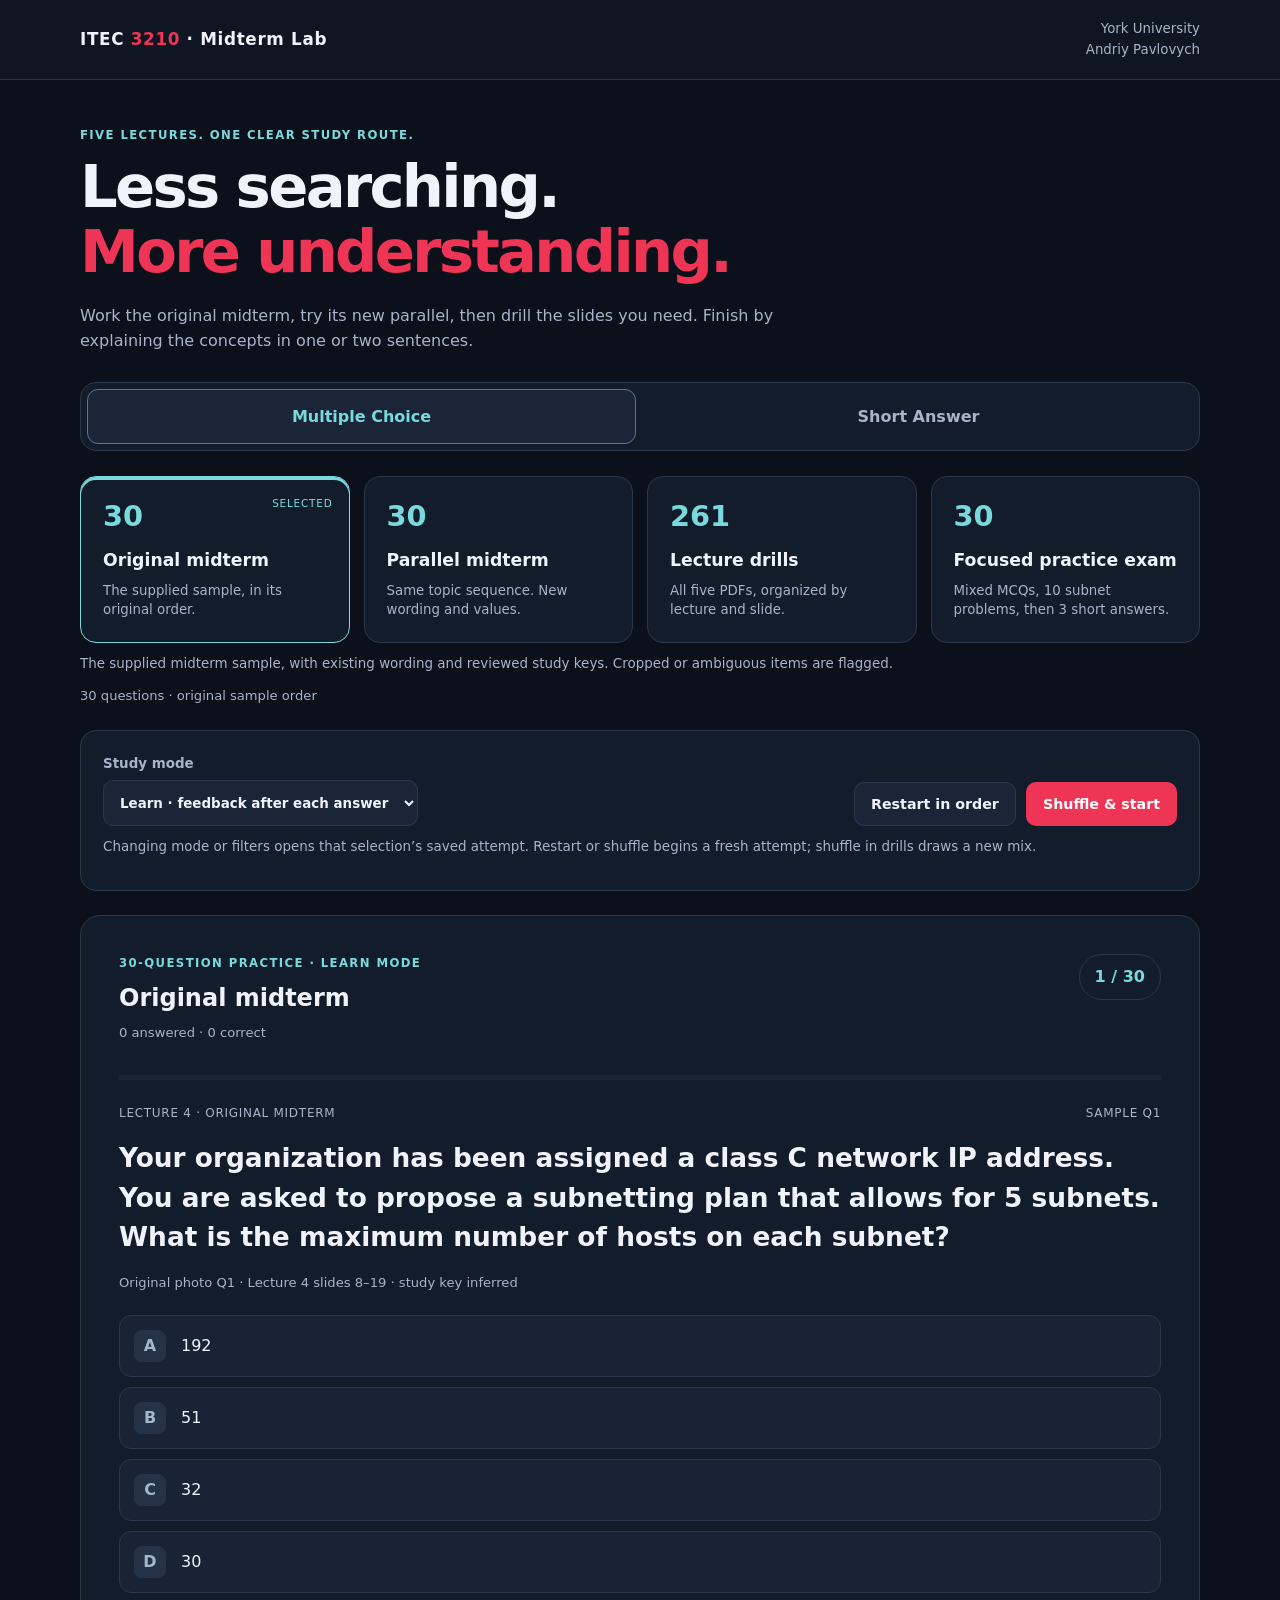
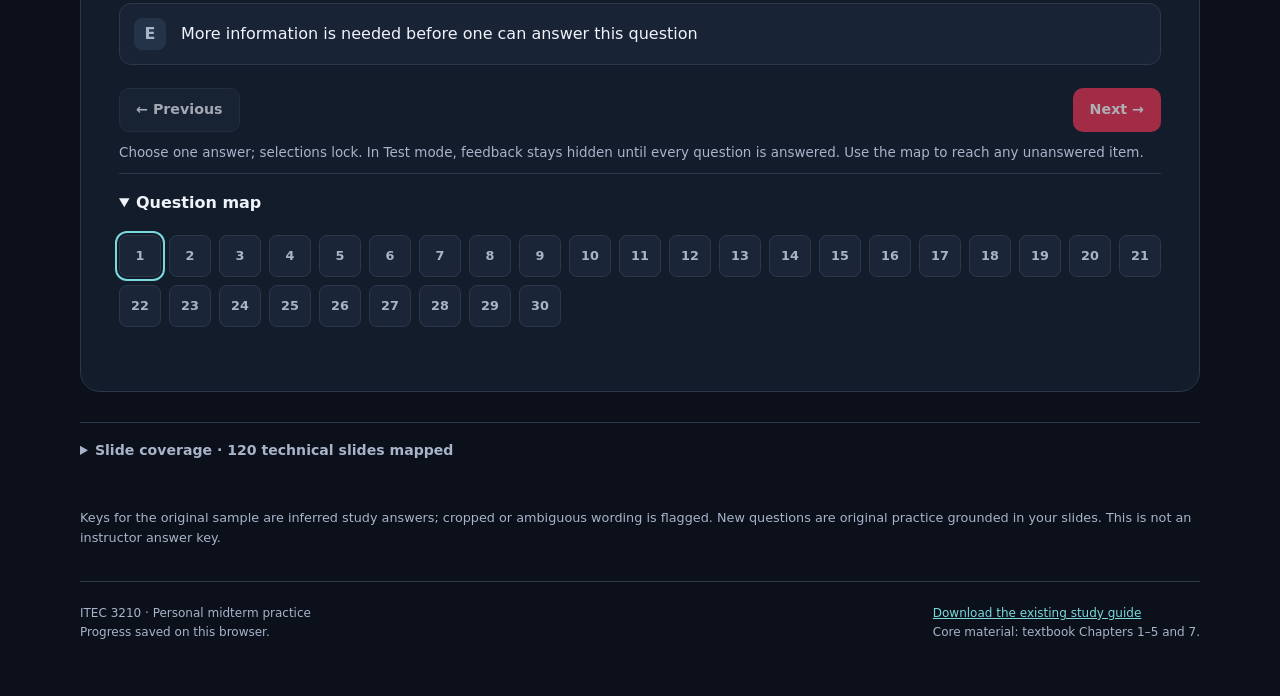
<file: index.html>
<!doctype html><html lang="en"><head><meta charset="utf-8"><meta name="viewport" content="width=device-width,initial-scale=1"><meta name="theme-color" content="#0b101b"><meta name="description" content="ITEC 3210 midterm preparation: the original 30 questions, one parallel midterm, slide-based lecture drills, and concise short-answer practice."><title>ITEC 3210 · Midterm Lab</title><style>:root{color-scheme:dark;--bg:#0b101b;--panel:#131c2b;--raised:#1a2638;--line:#2b374b;--text:#f0f3fa;--muted:#a7b4c9;--cyan:#79d9dd;--red:#ef3555;--green:#7ce0b2;--amber:#ffd286}*{box-sizing:border-box}[hidden]{display:none!important}body{margin:0;background:var(--bg);color:var(--text);font:16px/1.6 system-ui,-apple-system,BlinkMacSystemFont,"Segoe UI",sans-serif}button,select,textarea{font:inherit}button,a,select,textarea{-webkit-tap-highlight-color:transparent}button{cursor:pointer}button:disabled{cursor:default;opacity:.65}button:focus-visible,a:focus-visible,select:focus-visible,textarea:focus-visible,summary:focus-visible{outline:3px solid var(--cyan);outline-offset:4px}a{color:var(--cyan)}header{border-bottom:1px solid var(--line);padding:18px max(5vw,calc((100vw - 1120px)/2));display:flex;align-items:center;justify-content:space-between;gap:20px;background:#0f1622}.brand{font-size:1.05rem;font-weight:800;letter-spacing:.04em}.brand span{color:var(--red)}header small{color:var(--muted);text-align:right}main{max-width:1120px;width:90%;margin:auto}.hero{padding:46px 0 28px;max-width:840px}.eyebrow{font-size:.73rem;color:var(--cyan);text-transform:uppercase;font-weight:800;letter-spacing:.12em;margin:0 0 10px}h1{font-size:clamp(2.1rem,5.8vw,3.7rem);line-height:1.1;letter-spacing:-.045em;margin:0 0 18px}h1 span{color:var(--red)}h2{font-size:1.5rem;line-height:1.3;margin:0 0 8px}h3{font-size:1.2rem;line-height:1.5;margin:8px 0 12px}p{margin:0 0 14px}.muted,.source,.hint{color:var(--muted)}.source{font-size:.82rem}.hint{font-size:.84rem;margin:10px 0}.hero p:last-child{margin:0;max-width:730px}.tabs{display:flex;gap:8px;padding:6px;border:1px solid var(--line);border-radius:16px;background:var(--panel);margin-bottom:25px}.tab{flex:1;border:1px solid transparent;border-radius:11px;padding:14px 18px;color:var(--muted);background:transparent;font-weight:750}.tab.active{background:var(--raised);border-color:#547b84;color:var(--cyan)}.set-grid{display:grid;grid-template-columns:repeat(4,1fr);gap:14px}.set{background:var(--panel);color:var(--text);border:1px solid var(--line);padding:22px;text-align:left;border-radius:16px;display:flex;flex-direction:column;gap:6px;position:relative}.set.selected{border-color:var(--cyan);box-shadow:inset 0 3px 0 var(--cyan)}.set small{color:var(--muted);line-height:1.5}.set strong{font-size:1.08rem}.set .set-count{font-size:1.8rem;font-weight:800;line-height:1.2;color:var(--cyan);margin-bottom:7px}.set.selected::after{content:'Selected';position:absolute;right:16px;top:18px;font-size:.65rem;text-transform:uppercase;letter-spacing:.08em;color:var(--cyan)}.toolbar{display:flex;justify-content:space-between;gap:18px;align-items:end;flex-wrap:wrap}.filters{display:flex;flex-wrap:wrap;gap:12px;padding-top:18px}label{display:flex;flex-direction:column;gap:6px;color:var(--muted);font-size:.84rem;font-weight:650}select{border:1px solid var(--line);border-radius:10px;background:var(--raised);color:var(--text);padding:10px 12px;min-height:46px;max-width:100%}.controls{margin:24px 0;padding:22px;border:1px solid var(--line);background:var(--panel);border-radius:16px}.row{display:flex;flex-wrap:wrap;gap:10px;align-items:center}.button{border:1px solid transparent;border-radius:10px;padding:11px 16px;font-size:.89rem;font-weight:750;line-height:1.4;min-height:44px}.primary{color:#fff;background:var(--red)}.primary:hover{background:#ff4b68}.secondary{background:var(--raised);border-color:var(--line);color:var(--text)}.secondary:hover{border-color:#6d819c}.marked{border-color:var(--green)!important;color:var(--green)!important}.session{border:1px solid var(--line);border-radius:20px;background:var(--panel);padding:clamp(20px,4vw,38px);margin:24px 0}.session-top{display:flex;justify-content:space-between;align-items:start;gap:20px}.position{border:1px solid var(--line);padding:9px 15px;border-radius:30px;white-space:nowrap;color:var(--cyan);font-weight:750}.bar{height:5px;background:var(--raised);border-radius:10px;margin:18px 0 24px;overflow:hidden}.bar span{display:block;height:100%;background:var(--cyan);transition:width .2s}.question-meta{display:flex;justify-content:space-between;gap:10px;color:var(--muted);font-size:.75rem;text-transform:uppercase;letter-spacing:.06em}.question{font-size:clamp(1.16rem,2.6vw,1.65rem);line-height:1.5;margin:15px 0}.choices{display:grid;gap:10px;margin:22px 0}.choice{display:grid;grid-template-columns:34px 1fr;gap:13px;align-items:center;text-align:left;padding:14px;border:1px solid var(--line);border-radius:12px;background:#182336;color:var(--text);line-height:1.5}.choice:not(:disabled):hover{border-color:var(--cyan);background:#1d3041}.choice:disabled{opacity:1}.letter{display:grid;place-items:center;width:32px;height:32px;border-radius:8px;background:#253348;color:var(--muted);font-weight:800}.choice.chosen{outline:1px solid var(--cyan)}.choice.correct{border-color:var(--green);background:#17382f}.choice.correct .letter{background:var(--green);color:#082419}.choice.wrong{border-color:#ff7589;background:#3d2331}.choice.wrong .letter{color:#ffe7ed;background:#783349}.answer,.model{margin:20px 0;padding:20px;border-left:3px solid var(--cyan);border-radius:0 12px 12px 0;background:#1a2a3b}.answer h4{margin:0 0 8px;font-size:1.03rem}.answer p:last-child,.model p:last-child{margin:0}.notice{border:1px solid #7b6446;background:#332c26;color:#ffddb0;padding:12px 15px;border-radius:10px;font-size:.87rem;line-height:1.6}.navigation{display:flex;justify-content:space-between;gap:10px;margin-top:23px;flex-wrap:wrap}.question-map{display:grid;grid-template-columns:repeat(auto-fill,minmax(42px,1fr));gap:8px;padding-top:18px}.map{color:var(--muted);background:var(--raised);border:1px solid var(--line);border-radius:8px;min-height:42px;font-size:.8rem;font-weight:750}.map.current{outline:2px solid var(--cyan);outline-offset:2px}.map.answered{background:#28414d;color:#c9f3fa;border-color:#577e8b}.map.known{background:#214b3e;color:var(--green);border-color:var(--green)}details{border-top:1px solid var(--line);padding:16px 0;margin:10px 0}summary{cursor:pointer;font-weight:650;line-height:1.65;color:var(--text)}details p{margin:15px 0 0}.coverage{margin:30px 0;color:var(--muted);font-size:.88rem}.coverage>summary{color:var(--muted)}.coverage details{margin-left:10px}.table-wrap{overflow:auto}table{border-collapse:collapse;width:100%;margin:16px 0;min-width:480px;font-size:.78rem}th,td{padding:9px 12px;border-bottom:1px solid var(--line);text-align:left;vertical-align:top}th{color:var(--cyan)}td:last-child{max-width:540px}.results{text-align:center;outline:none}.results .result-score{font-size:3.5rem;font-weight:850;line-height:1.2;margin:12px 0}.result-percent{color:var(--cyan);font-weight:750}.results>.row{justify-content:center}.review{text-align:left;margin:28px 0 0}.good{color:var(--green)}.needs{color:var(--amber)}.sa-intro{display:flex;gap:20px;justify-content:space-between;align-items:start;margin:30px 0 20px}.sa-intro>div:first-child{max-width:670px}.short-cards{display:grid;gap:20px}.sa-card{padding:clamp(20px,4vw,32px);background:var(--panel);border:1px solid var(--line);border-radius:18px}.sa-meta{display:flex;justify-content:space-between;gap:12px;color:var(--cyan);font-size:.76rem;font-weight:750}.sa-card label{margin-top:20px;color:var(--text);font-size:.9rem}.sa-card label small{color:var(--muted);font-weight:400}textarea{resize:vertical;width:100%;min-height:105px;padding:14px;background:#0e1725;border:1px solid var(--line);border-radius:10px;color:var(--text);line-height:1.65;margin-top:8px}.word-count{color:var(--muted);font-size:.76rem;margin:7px 0 16px}.model{border-color:var(--green)}.short-bank{margin-top:32px}.short-bank>summary{color:var(--cyan)}.short-bank details{padding:14px 18px}.sa-score{color:var(--cyan);font-size:.85rem}footer{max-width:1120px;width:90%;margin:32px auto;padding:22px 0;border-top:1px solid var(--line);display:flex;justify-content:space-between;gap:20px;color:var(--muted);font-size:.75rem}footer p{margin:0}.help{font-size:.8rem;color:var(--muted);margin:24px 0}.sr-only{position:absolute;width:1px;height:1px;padding:0;margin:-1px;overflow:hidden;clip:rect(0,0,0,0);white-space:nowrap;border:0}@media(min-width:701px) and (max-width:1000px){.set-grid{grid-template-columns:repeat(2,1fr)}}@media(max-width:700px){header{padding:14px 5vw}header small{font-size:.7rem}.hero{padding-top:32px}.set-grid{grid-template-columns:1fr}.set{display:grid;grid-template-columns:58px 1fr;gap:3px 14px;padding:18px}.set .set-count{grid-row:1/3;margin:0;align-self:center}.set strong{padding-right:50px}.set small{grid-column:2}.set.selected::after{font-size:.58rem;right:12px;top:18px}.controls{padding:17px}.filters label{flex:1 1 100%}.toolbar>label{width:100%}.toolbar .row{width:100%}.toolbar .row>*{flex:1}.question-meta{flex-direction:column;gap:4px}.session-top{gap:10px}.position{padding:7px 10px;font-size:.82rem}.session{padding:20px 16px}.choice{grid-template-columns:29px 1fr;padding:12px 10px;gap:10px;font-size:.93rem}.letter{width:28px;height:28px}.sa-intro{flex-direction:column}.tab{padding:13px 8px;font-size:.88rem}footer{flex-direction:column;gap:8px}.navigation .button{flex:1}.sa-meta{font-size:.7rem}.results .result-score{font-size:2.9rem}}@media(prefers-reduced-motion:reduce){*{transition:none!important;scroll-behavior:auto!important}}
</style></head><body>
<header><div class="brand">ITEC <span>3210</span> · Midterm Lab</div><small>York University<br>Andriy Pavlovych</small></header>
<main><section class="hero"><p class="eyebrow">Five lectures. One clear study route.</p><h1>Less searching.<br><span>More understanding.</span></h1><p class="muted">Work the original midterm, try its new parallel, then drill the slides you need. Finish by explaining the concepts in one or two sentences.</p></section>
<nav class="tabs" role="tablist" aria-label="Study sections"><button id="mcTab" class="tab active" type="button" role="tab" aria-selected="true" aria-controls="mcPanel">Multiple Choice</button><button id="saTab" class="tab" type="button" role="tab" aria-selected="false" aria-controls="saPanel">Short Answer</button></nav>
<p id="loadStatus" class="notice" role="status">Loading your question bank… If this stays visible, reopen the complete index.html file with JavaScript enabled.</p><noscript><p class="notice">Enable JavaScript to use the quiz. This page includes every script and question; no additional code files are needed.</p></noscript>
<section id="mcPanel" role="tabpanel" aria-labelledby="mcTab"><h2 class="sr-only">Multiple-choice study</h2>
<div class="set-grid" aria-label="Choose a question set"><button class="set selected" data-set="sample" type="button" aria-pressed="true"><span class="set-count">30</span><strong>Original midterm</strong><small>The supplied sample, in its original order.</small></button><button class="set" data-set="parallel" type="button" aria-pressed="false"><span class="set-count">30</span><strong>Parallel midterm</strong><small>Same topic sequence. New wording and values.</small></button><button class="set" data-set="drills" type="button" aria-pressed="false"><span class="set-count">261</span><strong>Lecture drills</strong><small>All five PDFs, organized by lecture and slide.</small></button><button class="set" data-set="focus" type="button" aria-pressed="false"><span class="set-count">30</span><strong>Focused practice exam</strong><small>Mixed MCQs, 10 subnet problems, then 3 short answers.</small></button></div>
<p class="hint" id="scopeHelp"></p><p id="focusActions" class="row" hidden><button id="focusShortStart" type="button" class="button secondary">Part 2 · Practise the 3 short answers →</button><span class="source">TCP/UDP · Transport layer · Extranet</span></p><p class="source" id="scopeCount"></p>
<div class="controls"><div class="toolbar"><label for="modeSelect">Study mode<select id="modeSelect"><option value="learn">Learn · feedback after each answer</option><option value="exam">Test · answers at the end</option><option value="cards">Flashcards · reveal and self-check</option></select></label><div class="row"><button id="restart" class="button secondary" type="button">Restart in order</button><button id="shuffle" class="button primary" type="button">Shuffle &amp; start</button></div></div>
<div class="filters" id="drillFilters" hidden><label for="lectureFilter">Lecture<select id="lectureFilter"><option value="all">All five lectures · 261</option><option value="1">1 · Foundations · 46</option><option value="2">2 · Applications · 38</option><option value="3">3 · Physical &amp; data link · 71</option><option value="4">4 · Network &amp; transport · 50</option><option value="5">5 · Wired &amp; wireless LANs · 56</option></select></label><label for="topicFilter">Concept<select id="topicFilter"><option value="all">All topics</option></select></label><label for="sessionSize">Session size<select id="sessionSize"><option value="20">Up to 20 questions</option><option value="all">Entire selection</option></select></label></div>
<p class="hint">Changing mode or filters opens that selection’s saved attempt. Restart or shuffle begins a fresh attempt; shuffle in drills draws a new mix.</p></div>
<article class="session" aria-labelledby="sessionTitle"><div class="session-top"><div><p class="eyebrow" id="sessionSubtitle"></p><h2 id="sessionTitle" tabindex="-1"></h2><p class="source" id="sessionProgress" role="status"></p></div><span class="position" id="position"></span></div><div class="bar" aria-hidden="true"><span id="progressBar"></span></div>
<div id="quizArea"><div class="question-meta"><span id="questionTopic"></span><span id="questionNumber"></span></div><p id="warning" class="notice" hidden></p><h3 class="question" id="question"></h3><p id="questionSource" class="source"></p><div id="choices" class="choices" aria-label="Answer choices"></div>
<div id="cardActions" class="row" hidden><button id="revealCard" class="button primary" type="button" aria-expanded="false" aria-controls="answerPanel">Reveal answer</button><button id="learningCard" class="button secondary" type="button">Still learning</button><button id="knowCard" class="button secondary" type="button">Know it</button></div>
<div id="answerPanel" class="answer" aria-live="polite" hidden><p class="eyebrow" id="answerTitle"></p><h4 id="correctAnswer"></h4><p id="explanation"></p></div>
<div class="navigation"><button id="prev" class="button secondary" type="button">← Previous</button><button id="finish" class="button primary" type="button" hidden>Finish &amp; review</button><button id="next" class="button primary" type="button">Next →</button></div>
<p class="hint" id="questionHint">Choose one answer; selections lock. In Test mode, feedback stays hidden until every question is answered. Use the map to reach any unanswered item.</p>
<details id="questionMapDetails"><summary>Question map</summary><div id="questionMap" class="question-map"></div></details></div>
<div id="results" class="results" tabindex="-1" hidden aria-label="Session results"><p class="eyebrow">Session complete</p><div class="result-score" id="resultScore"></div><p class="result-percent" id="resultPercent"></p><p class="muted" id="resultMessage"></p><div class="row"><button id="retry" class="button primary" type="button">Retry missed</button><button id="focusShortResults" class="button secondary" type="button" hidden>Continue to 3 short answers →</button><button id="nextBatch" class="button primary" type="button" hidden>Next 20 drills in order →</button><button id="resultRestart" class="button secondary" type="button">Restart selection</button></div><div id="review" class="review"></div></div></article>
<details class="coverage"><summary id="coverageSummary">Slide coverage</summary><p>Technical content is mapped below, including diagrams and labeled backup material. Title, logistics and overview slides have no artificial quiz questions. Network/Transport slide 26 explicitly excludes its routing comparison table from exams; the LAN slides mark textbook Chapter 6 and SOHO for later/not covered.</p><p>Slide shorthand is clarified where needed: UDP headers are 8 bytes; TCP starts at 20; “datagram” needs a protocol; DCF can use RTS/CTS, while PCF is AP polling. Approximate fiber reaches and Wi-Fi rates are course comparisons, not universal guarantees. Original sample-only material stays in that set.</p><div id="coverageTable"></div></details>
</section>
<section id="saPanel" role="tabpanel" aria-labelledby="saTab" hidden><div class="sa-intro"><div><p class="eyebrow">Be direct. Explain the reason.</p><h2>Three short answers at a time.</h2><p class="muted">Practise possible prompts from the five PDFs. Write <strong>1–2 sentences</strong>, then compare your reasoning with the concise model answer.</p><p class="source">These are practice possibilities, not predictions of the professor’s three questions. Self-check the key ideas; no automatic grading.</p></div></div>
<div class="controls"><div class="toolbar"><label for="saLecture">Prompt source<select id="saLecture"><option value="focus">Focused exam · TCP/UDP, transport &amp; extranet</option><option value="all">Mixed · all five lectures</option><option value="1">Lecture 1 · Foundations</option><option value="2">Lecture 2 · Applications</option><option value="3">Lecture 3 · Physical &amp; data link</option><option value="4">Lecture 4 · Network &amp; transport</option><option value="5">Lecture 5 · Wired &amp; wireless LANs</option></select></label><button id="saNew" class="button primary" type="button">New 3-question round</button></div><p id="saSummary" class="sa-score"></p><p class="hint">Mixed rounds draw from three different lectures. Choose Focused exam for TCP/UDP, transport and extranet practice; keep each answer to 1–2 sentences. Your drafts and self-checks stay saved by prompt when you change rounds.</p></div>
<div id="shortCards" class="short-cards"></div><details class="short-bank"><summary id="shortBankCount">Browse possible prompts</summary><p class="source">Use these to revise the remaining concepts. Each model stays within the requested 1–2 sentence answer style.</p><div id="shortBank"></div></details></section>
<p class="help">Keys for the original sample are inferred study answers; cropped or ambiguous wording is flagged. New questions are original practice grounded in your slides. This is not an instructor answer key.</p>
</main><footer><p>ITEC 3210 · Personal midterm practice<br><span id="storageStatus">Progress saves locally when browser storage is available.</span></p><p><a href="ITEC3210-Midterm-Study-Guide.pdf" download>Download the existing study guide</a><br>Core material: textbook Chapters 1–5 and 7.</p></footer>
<script>const COURSE_DATA={"lectures":[{"id":1,"title":"Foundations & network design","chapter":"Ch. 1","file":"01 Intro.pdf","pages":52},{"id":2,"title":"Application architectures","chapter":"Ch. 2","file":"02 Application Layer.pdf","pages":26},{"id":3,"title":"Physical & data link","chapter":"Ch. 3–4","file":"03 Physical Layer  Data Link Layer(1).pdf","pages":34},{"id":4,"title":"Network, transport & subnetting","chapter":"Ch. 5","file":"04 Network Layer  Transport Layer(1).pdf","pages":26},{"id":5,"title":"Wired & wireless LANs","chapter":"Ch. 7","file":"05 Wired and Wireless LANs(1).pdf","pages":22}],"sample":[{"id":"original-1","chapter":4,"question":"Your organization has been assigned a class C network IP address. You are asked to propose a subnetting plan that allows for 5 subnets. What is the maximum number of hosts on each subnet?","options":["192","51","32","30","More information is needed before one can answer this question"],"answer":3,"explanation":"Five subnets require borrowing 3 bits because 2³ = 8. A class C address then has 5 host bits, giving 2⁵ − 2 = 30 usable hosts per subnet.","source":"Original photo Q1 · Lecture 4 slides 8–19 · study key inferred","number":1,"lecture":4,"topic":"Original midterm","level":"sample"},{"id":"original-2","chapter":4,"question":"Consider a class A address with a subnet mask of 255.255.255.240. What is the maximum number of hosts on each subnet?","options":["2,097,152","240","238","14","None of the above"],"answer":3,"explanation":"255.255.255.240 is /28, leaving 4 host bits. That produces 2⁴ − 2 = 14 usable host addresses per subnet.","source":"Original photo Q2 · Lecture 4 slides 8–19 · study key inferred","number":2,"lecture":4,"topic":"Original midterm","level":"sample"},{"id":"original-3","chapter":4,"question":"Consider a class B address with a subnet mask of 255.255.255.224. What is the maximum number of subnets?","options":["2048","224","222","30","None of the above"],"answer":0,"explanation":"A class B network starts at /16. The /27 mask borrows 11 bits for subnetting, so it provides 2¹¹ = 2,048 subnets.","source":"Original photo Q3 · Lecture 4 slides 8–19 · study key inferred","number":3,"lecture":4,"topic":"Original midterm","level":"sample"},{"id":"original-4","chapter":1,"question":"Which of the following is true regarding multi-layer model of communication?","options":["Having multiple layers makes the communication faster","The efficiency is higher when the packet sizes are larger","Additional layers make protocol design more challenging","Each layered model comes with its own set of protocols that normally does not change","IP is the most common transport layer protocol"],"answer":1,"explanation":"For fixed overhead, larger payloads increase useful-data efficiency. Lecture 1 slide 36 explains layering overhead and Lecture 3 slide 33 gives the efficiency formula. The previous site's key D was unsupported: layering does not require an unchanging protocol suite.","source":"Original photo Q4 · Lecture 1 slide 36; Lecture 3 slide 33 · study key inferred","number":4,"lecture":1,"topic":"Original midterm","level":"sample"},{"id":"original-5","chapter":4,"question":"Your organization has been assigned a class A network IP address. You are asked to propose a subnetting plan that allows for 3 subnets. How many bits must be borrowed from the host ID portion?","options":["22","21","3","2","More information is needed before one can answer this question"],"answer":3,"explanation":"Borrow the smallest number of bits that can represent at least 3 subnets. Two bits produce 2² = 4 subnets.","source":"Original photo Q5 · Lecture 4 slides 8–19 · study key inferred","number":5,"lecture":4,"topic":"Original midterm","level":"sample"},{"id":"original-6","chapter":1,"question":"Which of the following statements about WANs is true?","options":["They are used to connect more distant computers within a large building","They are typically located within a large building","WANs refer only to wired networks","Their maximum span is about 100 kilometers","They usually rely on leased circuits"],"answer":4,"explanation":"WANs cover large geographic areas and commonly use carrier-provided or leased circuits. They are not restricted to one building, one medium, or a 100 km span.","source":"Original photo Q6 · Lecture 1 slide 26 · study key inferred","number":6,"lecture":1,"topic":"Original midterm","level":"sample"},{"id":"original-7","chapter":1,"question":"An extranet is...","options":["A network that is open to users outside the organization that maintains it","A network that supports higher data transfer speed","A network that contains features not required now, but possibly useful in the future","A file-sharing application-layer protocol","None of the above"],"answer":0,"explanation":"An extranet extends controlled access to authorized people outside the organization, such as suppliers, customers, or partners.","source":"Original photo Q7 · Lecture 1 slide 27 · study key inferred","warning":"The photo crops the question stem; this stem was reconstructed in the earlier site.","number":7,"lecture":1,"topic":"Original midterm","level":"sample"},{"id":"original-8","chapter":1,"question":"Which elements are the main components of the Structured Design?","options":["Core, Application, Transport","Distribution, Access, Core","Access, Client, Server","Router, Switch, Hub","Backbone, WLAN, Core"],"answer":1,"explanation":"The hierarchical structured network design model consists of access, distribution, and core layers.","source":"Original photo Q8 · Lecture 1 slide 28 · study key inferred","number":8,"lecture":1,"topic":"Original midterm","level":"sample"},{"id":"original-9","chapter":1,"question":"Access layer typically contains...","options":["Switches or routers","Routers and firewalls","Workstations, routers, cables","Switches and access points","All of the above"],"answer":3,"explanation":"The access layer is where end devices connect, typically through edge switches and wireless access points.","source":"Original photo Q9 · Lecture 1 slide 33 · study key inferred","number":9,"lecture":1,"topic":"Original midterm","level":"sample"},{"id":"original-10","chapter":1,"question":"Communication protocols...","options":["Must be implemented in a device driver","Must specify the speed at which communication happens","Can be implemented in hardware","Always involve communication between two devices","None of the above"],"answer":2,"explanation":"Protocols may be implemented in hardware, software, or a combination. They are not required to live in a device driver or to govern only two-device exchanges.","source":"Original photo Q10 · Lecture 1 slide 34 · study key inferred","number":10,"lecture":1,"topic":"Original midterm","level":"sample"},{"id":"original-11","chapter":4,"question":"Datagram is a name of a PDU at which Internet Model layer?","options":["Application","Presentation","Session","Network","Transport"],"answer":3,"explanation":"Network is the likely intended answer for an IP datagram. However, Lecture 4 slide 8 also calls UDP transport PDUs datagrams. The protocol is unspecified, making Network and Transport defensible. New practice questions specify IP or UDP to avoid this ambiguity.","source":"Original photo Q11 · Lecture 4 slides 8–19 · study key inferred","warning":"Original wording is ambiguous; see explanation.","number":11,"lecture":4,"topic":"Original midterm","level":"sample"},{"id":"original-12","chapter":4,"question":"For a given subnetting plan using IPv4, which of the following statements about the subnet mask is (are) true?","options":["A subnet mask of 11011000 11011000 00000000 00000000 means that all computers with these two leftmost bytes are on the same subnet","A subnet mask of 255.255.192.0 means that all computers with the same 18 leftmost bits are on the same subnet","A subnet mask of 0.0.0.255 means that all computers with the same rightmost byte are on the same subnet","A subnet mask of 0.0.0.255 means that all computers with the same three leftmost bytes are on the same subnet","A subnet mask of 255.255.32.0 means that the subnetting plan is applied to a class B network IP address and that it allows for 32 subnets"],"answer":1,"explanation":"255.255.192.0 is /18, so the leftmost 18 bits identify the subnet. Valid masks use contiguous 1-bits followed by 0-bits.","source":"Original photo Q12 · Lecture 4 slides 8–19 · study key inferred","number":12,"lecture":4,"topic":"Original midterm","level":"sample"},{"id":"original-13","chapter":4,"question":"Your organization has been assigned a class B network IP address. You are asked to propose a subnetting plan that allows for 7 subnets. What is the resulting subnet mask?","options":["255.255.224.0","255.255.255.7","255.255.7.0","255.255.0.0","More information is needed before one can answer this question"],"answer":0,"explanation":"Seven subnets require 3 borrowed bits because 2³ = 8. Adding 3 bits to the class B /16 default creates /19, or 255.255.224.0.","source":"Original photo Q13 · Lecture 4 slides 8–19 · study key inferred","number":13,"lecture":4,"topic":"Original midterm","level":"sample"},{"id":"original-14","chapter":2,"question":"Which of the following is NOT a transaction-processing system (TPS)?","options":["Ticket-purchasing system","University enrolment system","Order processing system","Online radio system","Inventory system"],"answer":3,"explanation":"An online radio system primarily streams content; it does not record and process routine business transactions like purchases, enrolments, orders, or inventory changes.","source":"Original photo Q14 · Lecture 2 slides 5–6 · study key inferred","number":14,"lecture":2,"topic":"Original midterm","level":"sample"},{"id":"original-15","chapter":2,"question":"Which of the functions is NOT a part of the TPS?","options":["Data access logic","Application logic","RTS/CTS scheduling","Data storage","Presentation logic"],"answer":2,"explanation":"RTS/CTS is a wireless media-access mechanism. Presentation, application, data-access, and data-storage functions are components used to describe transaction-processing applications.","source":"Original photo Q15 · Lecture 2 slide 7 · study key inferred","number":15,"lecture":2,"topic":"Original midterm","level":"sample"},{"id":"original-16","chapter":3,"question":"What approaches are employed to reduce interference in coaxial cables?","options":["Bundling the wires together only","Shielding the wires only","Twisting the wires only","Shielding and twisting the wires","All of the above"],"answer":1,"explanation":"Coaxial cable uses a conductive outer shield around its central conductor to reduce electromagnetic interference. Twisting is the technique associated with twisted-pair cable.","source":"Original photo Q16 · Lecture 3 slide 11 · study key inferred","number":16,"lecture":3,"topic":"Original midterm","level":"sample"},{"id":"original-17","chapter":2,"question":"Which layer of the Internet Model does RTP belong to?","options":["Presentation","Application","Data Link","MAC","Physical"],"answer":1,"explanation":"RTP provides real-time media delivery services to applications and is treated as an application-layer protocol in the Internet model.","source":"Original photo Q17 · Textbook Ch. 2 (supplement; not developed in uploaded application slides) · study key inferred","number":17,"lecture":2,"topic":"Original midterm","level":"sample"},{"id":"original-18","chapter":2,"question":"What is the main limitation of Client-based architecture?","options":["It is generally very slow or results in excessive network load","It cannot support many users","It does not have good mechanisms to ensure high availability","All of the above","None of the above"],"answer":0,"explanation":"In client-based architecture, large amounts of data can move from the server to the client for processing, creating heavy network traffic and slow response times.","source":"Original photo Q18 · Lecture 2 slide 9 · study key inferred","number":18,"lecture":2,"topic":"Original midterm","level":"sample"},{"id":"original-19","chapter":2,"question":"Which of the following is a common disadvantage of having a host-based architecture?","options":["Only one CPU (or a couple) are responsible for all the processing","The applications are more difficult to develop","It is more expensive to upgrade the equipment when only small changes are needed","The slowest device is going to affect the whole system","The architecture is not very reliable"],"answer":2,"explanation":"Lecture 2 slide 8 specifically emphasizes costly upgrades in large increments (C), and also mentions a central bottleneck (A). Both are defensible disadvantages, so this original sample is ambiguous. Treat C as the slide-emphasized study answer, not a confirmed official key.","source":"Original photo Q19 · Lecture 2 slide 8 · study key inferred","warning":"Original wording is ambiguous; see explanation.","number":19,"lecture":2,"topic":"Original midterm","level":"sample"},{"id":"original-20","chapter":2,"question":"In Software as a Service, which parts are NOT outsourced (i.e., internal)?","options":["Application Logic and Services Logic","Application Logic and Data Access Logic","Application Logic, Data Access Logic, OS","All of the above are outsourced","None of the above are outsourced"],"answer":3,"explanation":"With SaaS, the provider operates the application and its supporting platform. The listed application, service, data-access, and operating-system components are outsourced.","source":"Original photo Q20 · Lecture 2 slide 20 · study key inferred","number":20,"lecture":2,"topic":"Original midterm","level":"sample"},{"id":"original-21","chapter":2,"question":"Client-based architecture...","options":["Is an architecture where a server is only responsible for data storage","Is an architecture where each computer typically has features of both a client and a server","Is a type of client-server architecture","Is a type of peer-to-peer architecture","None of the above"],"answer":0,"explanation":"In client-based architecture, the client handles presentation, application, and data-access logic while the server primarily provides data storage.","source":"Original photo Q21 · Lecture 2 slide 9 · study key inferred","number":21,"lecture":2,"topic":"Original midterm","level":"sample"},{"id":"original-22","chapter":3,"question":"Which circuits are the most common example of multipoint circuits?","options":["Local Ethernet networks","Backbone networks","Most WANs","Any IPv6 network","Local wireless networks"],"answer":4,"explanation":"A local wireless network uses a shared radio medium, making it a common multipoint circuit in which many devices access the same channel.","source":"Original photo Q22 · Lecture 3 slides 6–7 · study key inferred","number":22,"lecture":3,"topic":"Original midterm","level":"sample"},{"id":"original-23","chapter":3,"question":"What is the typical maximum distance typically supported by a single-mode fiber Ethernet cable?","options":["80+ km","40 km","10 km","500 m","100 m"],"answer":0,"explanation":"Lecture 3 slides 12–13 describe single-mode fiber reaching 100 km or more, which best matches A (80+ km). Actual Ethernet reach depends on the optical standard and transceivers; a particular optic's 40 km rating is not a universal maximum. The sample gives no optic, so its intended official answer cannot be confirmed.","source":"Original photo Q23 · Lecture 3 slides 12–13 · study key inferred","warning":"Original wording is ambiguous; see explanation.","number":23,"lecture":3,"topic":"Original midterm","level":"sample"},{"id":"original-24","chapter":3,"question":"Simplex data flow means...","options":["Communication can happen in one direction only","Communication can take place only at about 50% of the nominal speed","Communication can take place in both directions, but not at the same time","The speed in one direction is not the same as the speed in the other direction","None of the above"],"answer":0,"explanation":"Simplex is strictly one-way communication. Half-duplex supports both directions, but only one direction at a time.","source":"Original photo Q24 · Lecture 3 slide 6 · study key inferred","number":24,"lecture":3,"topic":"Original midterm","level":"sample"},{"id":"original-25","chapter":3,"question":"How many individual conductors does a typical twisted-pair Ethernet cable have?","options":["2","4","6","8","None of the above"],"answer":3,"explanation":"A standard Ethernet twisted-pair cable contains four pairs, for a total of eight individual conductors.","source":"Original photo Q25 · Original sample; standard four-pair Ethernet cabling · study key inferred","number":25,"lecture":3,"topic":"Original midterm","level":"sample"},{"id":"original-26","chapter":3,"question":"CRC-32 code is an example of...","options":["Error-correction code","Error-detection code","Error-correction and error-detection code","MAC code","Line code"],"answer":1,"explanation":"CRC-32 computes a checksum that detects transmission errors. It identifies corruption but does not itself correct the damaged data.","source":"Original photo Q26 · Lecture 3 slide 32 · study key inferred","number":26,"lecture":3,"topic":"Original midterm","level":"sample"},{"id":"original-27","chapter":3,"question":"Which of the following is the most likely place to utilize TP cables?","options":["Access layer circuits","Server room","Underwater cables","Exterior cables to connect two buildings","Distribution layer circuits"],"answer":0,"explanation":"Twisted-pair copper is most common in the access layer for short runs from switches to workstations and other end devices.","source":"Original photo Q27 · Lecture 3 slides 10,17 · study key inferred","number":27,"lecture":3,"topic":"Original midterm","level":"sample"},{"id":"original-28","chapter":2,"question":"Which of the following applies to thin clients?","options":["Presentation logic is handled by a dedicated server","Workload is split over two application servers running in parallel","Data access logic is decoupled from data storage","A backup server is needed if thin clients are used","Only presentation logic may be handled on the client side"],"answer":4,"explanation":"A thin client performs little local processing. It may handle only the presentation interface while application and data work remain on the server.","source":"Original photo Q28 · Lecture 2 slide 14 · study key inferred","number":28,"lecture":2,"topic":"Original midterm","level":"sample"},{"id":"original-29","chapter":3,"question":"The purpose of “CD” in CSMA/CD is...","options":["To prevent interference with other devices by delaying the start of one’s transmission","To correct and detect missing characters in the transmitted data","To change the data rate according to current channel conditions","Change the direction of a half-duplex link","None of the above"],"answer":4,"explanation":"CD stands for Collision Detection. Since none of choices A–D describes detecting a collision during Ethernet transmission, “None of the above” is correct.","source":"Original photo Q29 · Lecture 3 slide 28 · study key inferred","number":29,"lecture":3,"topic":"Original midterm","level":"sample"},{"id":"original-30","chapter":4,"question":"Which layers of the internet protocol stack are typically not present in routers and only run on end systems?","options":["Physical and data link","Transport and data link","Application and Transport","A and B","B and C"],"answer":2,"explanation":"Routers operate mainly at the physical, data-link, and network layers. Application and transport protocols normally run only on end systems.","source":"Original photo Q30 · Lecture 4 slides 8–19 · study key inferred","number":30,"lecture":4,"topic":"Original midterm","level":"sample"}],"parallel":[{"id":"parallel-1","number":1,"lecture":4,"topic":"Parallel midterm","slides":[19],"question":"A Class C /24 block must provide at least 9 equal-size subnets while maximizing usable hosts. How many hosts fit per subnet?","options":["62","9","30","14","16"],"answer":3,"explanation":"Borrow four bits because 2^3 < 9 ≤ 2^4. The /28 mask leaves four host bits: 16 − 2 = 14.","level":"parallel","source":"Lecture 4 · slide 19"},{"id":"parallel-2","number":2,"lecture":4,"topic":"Parallel midterm","slides":[19],"question":"A Class A block uses mask 255.255.255.248. What is the maximum usable host count per conventional subnet?","options":["16,777,214","6","30","248","8"],"answer":1,"explanation":"The /29 mask leaves three host bits: 2^3 − 2 = 6. The final mask determines host count.","level":"parallel","source":"Lecture 4 · slide 19"},{"id":"parallel-3","number":3,"lecture":4,"topic":"Parallel midterm","slides":[19],"question":"A Class B /16 block is divided using mask 255.255.255.192. What is the maximum subnet count?","options":["64","256","62","1,022","1,024"],"answer":4,"explanation":"/26 − /16 = 10 borrowed bits, producing 2^10 = 1,024 subnets.","level":"parallel","source":"Lecture 4 · slide 19"},{"id":"parallel-4","number":4,"lecture":1,"topic":"Parallel midterm","slides":[36],"question":"Which statement about a layered communication model is true?","options":["Layering removes all processing overhead","Each additional layer necessarily makes transfer faster","Larger payloads can reduce the share consumed by fixed overhead","IP is a transport-layer protocol","Protocol implementations can never be replaced"],"answer":2,"explanation":"Layering adds processing and control bytes. Larger payloads improve the useful fraction when overhead stays fixed.","level":"parallel","source":"Lecture 1 · slide 36"},{"id":"parallel-5","number":5,"lecture":4,"topic":"Parallel midterm","slides":[19],"question":"A Class A block needs at least 6 equal-size subnets. What is the minimum number of bits to borrow?","options":["3","21","6","24","2"],"answer":0,"explanation":"Two bits produce only four subnets; three produce eight.","level":"parallel","source":"Lecture 4 · slide 19"},{"id":"parallel-6","number":6,"lecture":1,"topic":"Parallel midterm","slides":[26],"question":"Which statement best characterizes a WAN?","options":["It is another name for an access switch","It can use only wireless links","It must fit inside one room","It spans a broad geographic area and can use carrier circuits","Its maximum length is always 100 m"],"answer":3,"explanation":"WAN scope is broad and its medium is not restricted to wired or wireless.","level":"parallel","source":"Lecture 1 · slide 26"},{"id":"parallel-7","number":7,"lecture":1,"topic":"Parallel midterm","slides":[27],"question":"An extranet primarily provides…","options":["Unrestricted access for every Internet user","Controlled organizational access for selected outside users","Only physical cable shielding","Only a faster internal backbone","A server’s local display interface"],"answer":1,"explanation":"Suppliers/customers can receive invited access; it is not an unrestricted public intranet.","level":"parallel","source":"Lecture 1 · slide 27"},{"id":"parallel-8","number":8,"lecture":1,"topic":"Parallel midterm","slides":[28],"question":"Which trio forms the structured-design hierarchy in the lecture?","options":["Transport, switch and host","Client, codec and modem","Application, presentation and session","Storage, access logic and presentation","Access, distribution and core"],"answer":4,"explanation":"These are network design roles, not the Internet protocol layers.","level":"parallel","source":"Lecture 1 · slide 28"},{"id":"parallel-9","number":9,"lecture":1,"topic":"Parallel midterm","slides":[33],"question":"Which devices most commonly connect endpoints at the access layer?","options":["Only modems and codecs","Only Internet core routers","Switches and access points","Only database servers","Only optical repeaters"],"answer":2,"explanation":"Switches and APs provide endpoint connectivity in the access layer.","level":"parallel","source":"Lecture 1 · slide 33"},{"id":"parallel-10","number":10,"lecture":1,"topic":"Parallel midterm","slides":[34],"question":"Communication protocol rules…","options":["Can be implemented in hardware, software or both","Exist only at the application layer","Must all be implemented only in a device driver","Always describe only a two-device exchange","Must all specify the same transmission speed"],"answer":0,"explanation":"Different layers and functions use different implementation mechanisms.","level":"parallel","source":"Lecture 1 · slide 34"},{"id":"parallel-11","number":11,"lecture":4,"topic":"Parallel midterm","slides":[8],"question":"A UDP datagram is a PDU of which Internet-model layer?","options":["Physical","Application","Network","Transport","Presentation"],"answer":3,"explanation":"Naming UDP removes the original sample’s ambiguity: UDP is transport; an IP datagram is network.","level":"parallel","source":"Lecture 4 · slide 8"},{"id":"parallel-12","number":12,"lecture":4,"topic":"Parallel midterm","slides":[19],"question":"Which subnet-mask statement is correct?","options":["0.0.0.255 is a valid conventional /24 mask","255.255.240.0 groups hosts with the same 20 leading prefix bits","255.255.16.0 is a conventional /20 mask","255.255.255.240 leaves eight host bits","255.255.240.0 guarantees exactly 240 subnets"],"answer":1,"explanation":"240 is 11110000, so /16 + 4 = /20. Mask ones must be contiguous from the left.","level":"parallel","source":"Lecture 4 · slide 19"},{"id":"parallel-13","number":13,"lecture":4,"topic":"Parallel midterm","slides":[19],"question":"A Class B /16 block needs at least 12 equal-size subnets, maximizing hosts. Which resulting mask is appropriate?","options":["255.255.12.0","255.255.0.0","255.255.224.0","255.255.255.240","255.255.240.0"],"answer":4,"explanation":"Borrow four bits for 16 subnets; /20 is 255.255.240.0.","level":"parallel","source":"Lecture 4 · slide 19"},{"id":"parallel-14","number":14,"lecture":2,"topic":"Parallel midterm","slides":[5,6],"question":"Which application is least likely to be categorized as TPS in the lecture?","options":["A payment-recording system","A university enrolment system","A videoconferencing application","An airline booking system","An order-management system"],"answer":2,"explanation":"Videoconferencing supports communication rather than the listed business-transaction record cycle.","level":"parallel","source":"Lecture 2 · slides 5, 6"},{"id":"parallel-15","number":15,"lecture":2,"topic":"Parallel midterm","slides":[7],"question":"Which activity is outside the five TPS program functions?","options":["Choosing which radio station may transmit next","Querying a data subset","Applying business rules","Storing transaction records","Presenting a user interface"],"answer":0,"explanation":"Medium access is a network/link function, not application storage/access/application/presentation/services logic.","level":"parallel","source":"Lecture 2 · slide 7"},{"id":"parallel-16","number":16,"lecture":3,"topic":"Parallel midterm","slides":[11],"question":"Which construction primarily protects a coaxial cable from interference?","options":["Twisting four pairs as its defining structure","Removing all insulation","Converting every signal into optical light","Shielding around the central conductor","Changing the IP address class"],"answer":3,"explanation":"Coax uses shielding; twisted pair uses twisting, optionally with shielding.","level":"parallel","source":"Lecture 3 · slide 11"},{"id":"parallel-17","number":17,"lecture":1,"topic":"Parallel midterm","slides":[38,41],"question":"In the five-layer Internet model, HTTP belongs to which layer?","options":["Transport","Application","Data link","Presentation as a separate Internet layer","Physical"],"answer":1,"explanation":"The Internet model combines OSI presentation/session work into application. HTTP is a listed application protocol.","level":"parallel","source":"Lecture 1 · slides 38, 41"},{"id":"parallel-18","number":18,"lecture":2,"topic":"Parallel midterm","slides":[9],"question":"Why is client-based architecture discouraged in the lecture?","options":["It never uses stored data","The server always returns only server-filtered results","All business logic must run on the switch","It guarantees high availability without backups","Client-side queries create unnecessary data movement and server resources can limit capacity"],"answer":4,"explanation":"Identify the data-access placement and limited server resources behind the performance/scalability concern.","level":"parallel","source":"Lecture 2 · slide 9"},{"id":"parallel-19","number":19,"lecture":2,"topic":"Parallel midterm","slides":[8],"question":"Which host-based disadvantage is explicitly emphasized?","options":["It cannot support transaction processing","It has no central processing","Expensive upgrades in large increments","Every client must store the full database","Its only possible clients are wireless APs"],"answer":2,"explanation":"The host performs all functions; expanding central processing can be expensive and inflexible.","level":"parallel","source":"Lecture 2 · slide 8"},{"id":"parallel-20","number":20,"lecture":2,"topic":"Parallel midterm","slides":[20,21],"question":"Under SaaS in the lecture’s outsourcing table, application logic, data access and the OS are…","options":["Provided by the service provider","Split solely according to the Ethernet rate","All internally supplied by the customer","Absent from the solution","Assigned to the customer as in IaaS"],"answer":0,"explanation":"SaaS outsources the finished application and supporting stack in this model.","level":"parallel","source":"Lecture 2 · slides 20, 21"},{"id":"parallel-21","number":21,"lecture":2,"topic":"Parallel midterm","slides":[9],"question":"In the lecture’s client-based architecture, the server is primarily responsible for…","options":["Wireless collision scheduling","All five TPS functions","Only application-to-application services","Data storage","Presentation and all queries"],"answer":3,"explanation":"The client performs access, application and presentation work; the server stores data.","level":"parallel","source":"Lecture 2 · slide 9"},{"id":"parallel-22","number":22,"lecture":3,"topic":"Parallel midterm","slides":[6,7],"question":"Which is the clearest multipoint/shared-medium example?","options":["Two endpoints on a dedicated full-duplex switched link","Clients sharing one access-point radio","A dedicated switched desktop link","A private logical link between exactly two endpoints","An isolated point-to-point fiber circuit"],"answer":1,"explanation":"Wireless radio clients share airtime; dedicated switched links are point-to-point in this comparison.","level":"parallel","source":"Lecture 3 · slides 6, 7"},{"id":"parallel-23","number":23,"lecture":3,"topic":"Parallel midterm","slides":[13],"question":"In the lecture’s approximate fiber comparison, which type supports the longest spans?","options":["Coaxial cable by definition","Multimode as a universal rule","Every fiber type supports an identical maximum","Ordinary unshielded twisted pair","Single-mode with appropriate optics"],"answer":4,"explanation":"The course compares single-mode at around 100 km or more, but actual reach is standard/transceiver dependent.","level":"parallel","source":"Lecture 3 · slide 13"},{"id":"parallel-24","number":24,"lecture":3,"topic":"Parallel midterm","slides":[6,8],"question":"A simplex connection allows…","options":["Simultaneous transmission in both directions","Both directions, but only by taking turns","Transmission in one direction only","Automatic retransmission after every frame","Only half the nominal bit rate in all cases"],"answer":2,"explanation":"Direction is independent of rate, error control and shared versus dedicated use.","level":"parallel","source":"Lecture 3 · slides 6, 8"},{"id":"parallel-25","number":25,"lecture":3,"topic":"Parallel midterm","slides":[10],"question":"Six conventional four-pair Ethernet patch cables contain how many individual conductors in total?","options":["48","24","32","12","96"],"answer":0,"explanation":"Each cable has 4 × 2 = 8 conductors, and 6 × 8 = 48.","level":"parallel","source":"Lecture 3 · slide 10"},{"id":"parallel-26","number":26,"lecture":3,"topic":"Parallel midterm","slides":[32],"question":"CRC-32 is primarily an example of…","options":["Dynamic IP configuration","Data encryption","Guaranteed damaged-bit reconstruction","Error detection","Application authentication"],"answer":3,"explanation":"CRC detects corruption. Ethernet discards bad frames; reliable transport can recover missing data.","level":"parallel","source":"Lecture 3 · slide 32"},{"id":"parallel-27","number":27,"lecture":3,"topic":"Parallel midterm","slides":[10,17],"question":"Which connection is the strongest default fit for twisted pair in the course comparison?","options":["A 2 km unamplified desktop copper channel","A 70 m fixed desktop access connection","A transoceanic backbone","A long electrically noisy route where fiber is justified","A mobile client roaming across rooms"],"answer":1,"explanation":"Twisted pair is economical for short compatible access channels, typically up to 100 m.","level":"parallel","source":"Lecture 3 · slides 10, 17"},{"id":"parallel-28","number":28,"lecture":2,"topic":"Parallel midterm","slides":[14],"question":"Which description best fits a thin client?","options":["It must store every database table locally","It performs all host-based server processing","It performs every query over a downloaded database","It is defined by its physical case thickness","It performs presentation with little or no local application logic"],"answer":4,"explanation":"Thin/thick describes application-work placement, not hardware shape.","level":"parallel","source":"Lecture 2 · slide 14"},{"id":"parallel-29","number":29,"lecture":3,"topic":"Parallel midterm","slides":[28],"question":"The CD part of CSMA/CD means…","options":["Choose a subnet mask","Guarantee that all collisions are prevented","Detect collisions during transmission, then stop and retry after waiting","Correct every corrupted character automatically","Request central permission before every wired frame"],"answer":2,"explanation":"Collision detection differs from collision avoidance and error correction.","level":"parallel","source":"Lecture 3 · slide 28"},{"id":"parallel-30","number":30,"lecture":1,"topic":"Parallel midterm","slides":[39,40,41],"question":"In the simplified router-forwarding model, which end-to-end layers primarily run at the communicating hosts?","options":["Application and transport","Network and data link","Only physical","Physical and data link","Network and physical"],"answer":0,"explanation":"Routers forward using physical/data-link/network information; endpoints perform end-to-end application and transport work.","level":"parallel","source":"Lecture 1 · slides 39, 40, 41"}],"drills":[{"id":"d1-coverage233","lecture":1,"topic":"Design reasoning","slides":[10,43],"question":"Why do organizations use networks in the course’s organizational context?","options":["Only to eliminate every storage device","Only to prevent all application processing","Only to connect computers without any useful service","To share information/services and support communication and business work","Only to replace business requirements with hardware labels"],"answer":3,"explanation":"The course applies communication infrastructure to organizational needs, shared services and business processes.","level":"core","source":"Lecture 1 · slides 10, 43","number":1},{"id":"d1-coverage232","lecture":1,"topic":"Goals","slides":[23,44],"question":"Which statement correctly distinguishes additional design goals?","options":["Adaptability means a network cannot change","Security guarantees unlimited capacity","Security protects access/data; manageability concerns administration; affordability concerns costs","All three are synonyms for nominal bit rate","Usability means spare subnet count only"],"answer":2,"explanation":"These are additional goals rather than replacements for performance, availability and scalability; usability and adaptability concern ease of use and change.","level":"core","source":"Lecture 1 · slides 23, 44","number":2},{"id":"d1-g1-01","lecture":1,"topic":"Goals","question":"A network is redesigned so users complete requests more quickly. Which technical goal is most directly demonstrated?","options":["Performance","Availability","Physical topology","Affordability","Authentication"],"answer":0,"explanation":"Performance concerns response time and useful throughput. A faster response alone does not establish failure tolerance.","slides":[23],"level":"core","source":"Lecture 1 · slide 23","number":3},{"id":"d1-g1-02","lecture":1,"topic":"Goals","question":"Which change most directly supports availability after a link failure?","options":["A higher advertised speed on the only link","A working backup path with failover","More layers in the protocol stack","A new naming convention","Longer application messages"],"answer":1,"explanation":"Availability requires the service to remain operational; a usable backup path addresses failure.","slides":[23],"level":"core","source":"Lecture 1 · slide 23","number":4},{"id":"d1-g1-03","lecture":1,"topic":"Goals","question":"A department can add users without unacceptable deterioration in service. This is evidence of…","options":["Encapsulation","Simplex communication","Scalability","MAC filtering","Modulation"],"answer":2,"explanation":"Scalability is the ability to accommodate growth while maintaining acceptable service.","slides":[23],"level":"core","source":"Lecture 1 · slide 23","number":5},{"id":"d1-x121","lecture":1,"topic":"Scope & access","slides":[24],"question":"How does the lecture distinguish telecommunications from data communications?","options":["The terms identify access and core layers respectively","Telecommunications is broader and includes voice/video as well as data","Telecommunications refers only to one building","Telecommunications excludes voice","Data communications cannot use optical transmission"],"answer":1,"explanation":"Slide 24 defines data communications as movement of computer information and uses telecommunications for the broader voice/video/data context.","level":"core","source":"Lecture 1 · slide 24","number":6},{"id":"d1-x122","lecture":1,"topic":"Scope & access","slides":[25,26],"question":"Which classification describes geographic scope rather than access permissions?","options":["Public and private passwords","Thin and thick clients","LAN, backbone network and WAN","Authorized and unauthorized users","Intranet and extranet"],"answer":2,"explanation":"LAN/BN/WAN classify scope; intranet/extranet classify access.","level":"core","source":"Lecture 1 · slides 25, 26","number":7},{"id":"d1-g1-09","lecture":1,"topic":"Scope & access","question":"Which network scope normally spans large distances and often uses carrier or leased circuits?","options":["A presentation interface","WAN","A computer’s internal bus","A single access LAN","A transport-layer port"],"answer":1,"explanation":"The guide associates WANs with broad geographic scope and carrier circuits.","slides":[26],"level":"core","source":"Lecture 1 · slide 26","number":8},{"id":"d1-x123","lecture":1,"topic":"Scope & access","slides":[26],"question":"A high-speed network connects several other networks. Which term best matches its function?","options":["Transaction record","Client application","Single endpoint","Backbone network","Presentation layer"],"answer":3,"explanation":"A backbone interconnects networks; it is distinct from an individual client or application.","level":"core","source":"Lecture 1 · slide 26","number":9},{"id":"d1-g1-08","lecture":1,"topic":"Scope & access","question":"A company gives invited suppliers controlled access to internal information. This is an example of…","options":["An extranet","A collision domain by definition","An intranet restricted entirely to insiders","A transport segment","A physical backbone cable"],"answer":0,"explanation":"An extranet extends controlled access to selected outsiders; an intranet serves authorized insiders.","slides":[27],"level":"core","source":"Lecture 1 · slide 27","number":10},{"id":"d1-g1-04","lecture":1,"topic":"Structured design","question":"In the lecture’s structured-design model, which layer connects printers and workstations into a LAN?","options":["Transport","Presentation","Network","Core","Access"],"answer":4,"explanation":"The access layer connects endpoints, mainly through switches and possibly APs.","slides":[28,29,30],"level":"core","source":"Lecture 1 · slides 28, 29, 30","number":11},{"id":"d1-g1-05","lecture":1,"topic":"Structured design","question":"Four departmental LANs occupy one building. Which structured-design role interconnects those LANs?","options":["Distribution","Transport","Application","Campus core required solely by the number of departments","Physical"],"answer":0,"explanation":"Distribution interconnects LANs within a building. Several departments alone do not require the campus core.","slides":[28,29],"level":"core","source":"Lecture 1 · slides 28, 29","number":12},{"id":"d1-g1-06","lecture":1,"topic":"Structured design","question":"The course’s campus core primarily interconnects…","options":["Individual bits inside a cable","Only printers within one room","Processes by port number","User-interface components","Building backbones across adjacent buildings"],"answer":4,"explanation":"The core connects building backbones in the campus-style model used by the lecture.","slides":[28,30],"level":"core","source":"Lecture 1 · slides 28, 30","number":13},{"id":"d1-g1-07","lecture":1,"topic":"Structured design","question":"What is the direct organizational benefit of structured network design?","options":["Automatic zero downtime","Identical link speeds everywhere","A modular hierarchy that simplifies design and management","Guaranteed unlimited user capacity","Elimination of all protocol overhead"],"answer":2,"explanation":"A clear hierarchy aids design, maintenance and expansion. Technical improvements still require specific mechanisms.","slides":[28,43],"level":"core","source":"Lecture 1 · slides 28, 43","number":14},{"id":"d1-x124","lecture":1,"topic":"Structured design","slides":[29,30,43],"question":"Two links are drawn between hierarchy levels. What must be established before claiming availability improves?","options":["All user messages become larger","Every port has the same number","No network layer is used anywhere","The drawing contains more lines","The redundant paths can actually maintain service after a relevant failure"],"answer":4,"explanation":"A redundant-looking drawing is insufficient: the paths and failure handling must work.","level":"core","source":"Lecture 1 · slides 29, 30, 43","number":15},{"id":"d1-x125","lecture":1,"topic":"Structured design","slides":[31],"question":"Which is an enterprise-edge component in the architecture slide?","options":["Internet access or an e-commerce edge","A CRC remainder","A TCP source port","A workstation’s presentation logic","An ASCII character"],"answer":0,"explanation":"Slide 31 places WAN/MAN, Internet access and e-commerce functions at the enterprise edge; not every network needs every component.","level":"core","source":"Lecture 1 · slide 31","number":16},{"id":"d1-x126","lecture":1,"topic":"Components","slides":[32],"question":"Which description correctly distinguishes client, server and circuit?","options":["Client routes every packet; server is always a mainframe; circuit is a password","Client accesses a service; server supplies data; circuit carries communication","Every server must be outside the organization","A circuit must always be copper","Client means switch; server means cable; circuit means application"],"answer":1,"explanation":"These are component roles, not fixed hardware sizes or a single medium.","level":"core","source":"Lecture 1 · slide 32","number":17},{"id":"d1-x127","lecture":1,"topic":"Components","slides":[33],"question":"Which pair mainly belongs to the connectivity-device category?","options":["Usernames and permissions","Copper conductors and glass cores","Switches and routers","TCP and UDP ports","Application logic and data storage"],"answer":2,"explanation":"Switches/routers are intermediary devices; circuits and software are different component categories.","level":"core","source":"Lecture 1 · slide 33","number":18},{"id":"d1-x128","lecture":1,"topic":"Components","slides":[34],"question":"Which item is software used to manage networking functions?","options":["A fiber connector","A patch cord","A radio antenna","A network operating system","A copper core"],"answer":3,"explanation":"Network software includes applications, NOSs and protocol implementations.","level":"core","source":"Lecture 1 · slide 34","number":19},{"id":"d1-g1-15","lecture":1,"topic":"Layers","question":"Communication between adjacent protocol layers inside one computer is called…","options":["Dynamic routing","Full-duplex signaling","Horizontal peer communication","Vertical communication","Multipoint access"],"answer":3,"explanation":"Vertical communication links adjacent layers in a system; horizontal communication describes corresponding peer layers.","slides":[35],"level":"core","source":"Lecture 1 · slide 35","number":20},{"id":"d1-g1-16","lecture":1,"topic":"Layers","question":"The logical relationship between corresponding layers on separate systems is…","options":["Client-side storage","Horizontal communication","A campus distribution layer","Vertical communication","Attenuation"],"answer":1,"explanation":"Horizontal relationships connect peer protocol layers conceptually across systems.","slides":[35],"level":"core","source":"Lecture 1 · slide 35","number":21},{"id":"d1-g1-18","lecture":1,"topic":"Layers","question":"Which statement about protocol layering is supported by the slides?","options":["It removes the need for protocols","It always makes communication faster","It aids modular replacement but adds overhead and processing","It guarantees that large packets have no headers","It prevents incompatible interfaces"],"answer":2,"explanation":"Layering supports modularity when interfaces remain compatible, at the cost of control bytes and processing.","slides":[36],"level":"core","source":"Lecture 1 · slide 36","number":22},{"id":"d1-coverage237","lecture":1,"topic":"Layers","slides":[37,38,39,40],"question":"How many layers are in the OSI model, compared with the Internet model used in these lectures?","options":["Three OSI and three Internet","Five OSI and seven Internet","Seven OSI layers and five Internet layers","Four OSI and six Internet","Both always have exactly eight"],"answer":2,"explanation":"OSI has application/presentation/session/transport/network/data-link/physical; the course Internet model merges the top three.","level":"core","source":"Lecture 1 · slides 37, 38, 39, 40","number":23},{"id":"d1-x129","lecture":1,"topic":"Layers","slides":[37],"question":"The five-layer Internet model combines which three OSI layers into its application layer?","options":["Transport, network and session","Physical, data link and network","Presentation, transport and physical","Data link, transport and application","Application, presentation and session"],"answer":4,"explanation":"The figure maps OSI layers 5–7 into the Internet application layer.","level":"core","source":"Lecture 1 · slide 37","number":24},{"id":"d1-g1-10","lecture":1,"topic":"Layers","question":"HTTP, SMTP and DNS are recognized at which Internet-model layer?","options":["Network","Transport","Data link","Application","Physical"],"answer":3,"explanation":"These are services used by applications, rather than link signaling or IP routing.","slides":[38,41],"level":"core","source":"Lecture 1 · slides 38, 41","number":25},{"id":"d1-x130","lecture":1,"topic":"Layers","slides":[38],"question":"In the OSI model, formatting, compression and encryption are associated with which layer?","options":["Presentation","Data link","Network","Physical","Transport"],"answer":0,"explanation":"The OSI presentation layer handles data representation; the Internet model groups that work into application.","level":"core","source":"Lecture 1 · slide 38","number":26},{"id":"d1-x131","lecture":1,"topic":"Layers","slides":[38],"question":"Which OSI layer initiates, maintains and terminates sessions in the lecture’s description?","options":["Presentation","Session","Data link","Physical","Network"],"answer":1,"explanation":"Slide 38 gives this session-management role to the OSI session layer.","level":"core","source":"Lecture 1 · slide 38","number":27},{"id":"d1-g1-11","lecture":1,"topic":"Layers","question":"Which pairing is correct?","options":["Network — Ethernet FCS only","Application — cable connectors","Data link — TCP connection setup","Transport — TCP segments and application port numbers","Physical — DNS names"],"answer":3,"explanation":"Transport provides end-to-end process communication; TCP segments and ports belong there.","slides":[39,41],"level":"core","source":"Lecture 1 · slides 39, 41","number":28},{"id":"d1-g1-12","lecture":1,"topic":"Layers","question":"Which layer uses IP addresses to support routing?","options":["Presentation","Physical","Data link","Network","Application"],"answer":3,"explanation":"IP provides logical addressing and routing at the network layer.","slides":[39,41],"level":"core","source":"Lecture 1 · slides 39, 41","number":29},{"id":"d1-g1-20","lecture":1,"topic":"Layers","question":"In the simplified forwarding model, which layers does a router process to forward user traffic?","options":["Physical, data link and network","All end-to-end application functions for every packet","Only the physical layer","Only application and presentation","Only transport and application"],"answer":0,"explanation":"Router forwarding uses the lower three layers. Routers can separately run their own management applications.","slides":[39,40,41],"level":"core","source":"Lecture 1 · slides 39, 40, 41","number":30},{"id":"d1-g1-13","lecture":1,"topic":"Layers","question":"Ethernet framing, local delivery and MAC addresses belong primarily to…","options":["Physical signaling only","Data link","Application","Session","Transport"],"answer":1,"explanation":"Data link organizes local delivery into frames and uses MAC addressing.","slides":[40,41],"level":"core","source":"Lecture 1 · slides 40, 41","number":31},{"id":"d1-g1-14","lecture":1,"topic":"Layers","question":"A specification describes electrical signals and connectors. Which layer does it primarily concern?","options":["Presentation","Application","Physical","Network","Transport"],"answer":2,"explanation":"The physical layer represents and transmits bits through a medium.","slides":[40,41],"level":"core","source":"Lecture 1 · slides 40, 41","number":32},{"id":"d1-g1-19","lecture":1,"topic":"Layers","question":"Why is the word “datagram” insufficient by itself to identify a layer?","options":["It is another name for a connector","It always means a TCP segment","It refers only to a physical signal","It identifies only the access design layer","It can refer to UDP at transport or IP at network"],"answer":4,"explanation":"Identify the named protocol before assigning a layer to a datagram.","slides":[41],"level":"core","source":"Lecture 1 · slide 41","number":33},{"id":"d1-g1-17","lecture":1,"topic":"Layers","question":"What happens during encapsulation as application data moves down the stack?","options":["The payload must become smaller at every layer","All overhead disappears","Every layer removes all lower-layer information","IP becomes a physical connector","Layers add their relevant control information"],"answer":4,"explanation":"Encapsulation adds layer-specific control information; receiving layers interpret and remove it on the way up.","slides":[42],"level":"core","source":"Lecture 1 · slide 42","number":34},{"id":"d1-x132","lecture":1,"topic":"Design reasoning","slides":[43,44],"question":"Which statement best links a practice to a technical goal?","options":["All architectures meet requirements equally","Security and affordability are the same as throughput","Adding suitable server capacity can reduce processing bottlenecks and support growth","Using a hierarchy proves all services have failover","Buying equipment automatically improves every goal"],"answer":2,"explanation":"Name the mechanism and goal rather than asserting every benefit from an equipment label.","level":"core","source":"Lecture 1 · slides 43, 44","number":35},{"id":"d1-x133","lecture":1,"topic":"Standards & trends","slides":[44,45],"question":"Why do networking standards matter when mixing vendors?","options":["They remove the need to check supported interfaces","They require every device to come from one vendor","They replace all security controls","They define compatible behavior so hardware/software can interoperate","They guarantee all products have identical capacity"],"answer":3,"explanation":"Standards support interoperability; actual rates, interfaces and implementations still need checking.","level":"core","source":"Lecture 1 · slides 44, 45","number":36},{"id":"d1-x134","lecture":1,"topic":"Standards & trends","slides":[45],"question":"Which distinction between de jure and de facto standards matches the lecture?","options":["De jure means wireless; de facto means wired","De facto means illegal","De facto standards cannot ever become formal standards","De jure means fastest","De jure is formally adopted; de facto is widely accepted without that formalization"],"answer":4,"explanation":"Formalization versus widespread adoption is the distinction, not performance or legality.","level":"core","source":"Lecture 1 · slide 45","number":37},{"id":"d1-x135","lecture":1,"topic":"Standards & trends","slides":[46],"question":"Which is part of the de jure standardization process shown in the slide?","options":["Acceptance after specification and consideration of choices","Assigning host bits before identifying any requirement","Replacing all formal review with product popularity","Measuring only a single company’s sales","Disabling compatibility testing permanently"],"answer":0,"explanation":"The slide outlines specification, identification of choices and acceptance.","level":"core","source":"Lecture 1 · slide 46","number":38},{"id":"d1-coverage235","lecture":1,"topic":"Layers","slides":[47],"question":"Which protocols/formats appear with application-layer email and media in the standards table?","options":["SMTP/IMAP/POP for email; MPEG/H.323 for media","Category 5 and RS-232 as media applications","IP and ICMP as user email protocols","TCP/UDP as email storage formats","Ethernet and a CRC remainder as media codecs"],"answer":0,"explanation":"The table groups application standards by service; it is a layer-recognition exercise, not detailed email configuration.","level":"core","source":"Lecture 1 · slides 47","number":39},{"id":"d1-coverage236","lecture":1,"topic":"Layers","slides":[47],"question":"Which pairing matches the table’s historical link/physical examples?","options":["A V.92 modem: application server logic","Frame relay: WAN data link; Category 5 cable: physical","HTTP: data link; Ethernet frames: presentation","Every WAN standard is an application protocol","TCP: physical cable; IP: optical connector"],"answer":1,"explanation":"The table illustrates standards at different layers; historical examples are recognition points rather than recommended new equipment.","level":"core","source":"Lecture 1 · slides 47","number":40},{"id":"d1-x136","lecture":1,"topic":"Layers","slides":[47],"question":"Which grouping matches the common-standards table?","options":["IP at application, HTTP at network, TCP at physical","HTTP at application, TCP at transport, IP at network","Category 5 cable at application","TCP at physical, IP at presentation, HTTP at data link","Ethernet framing at session, TCP at data link"],"answer":1,"explanation":"The table associates standards with the functions of their layers; a physical cable is not an application protocol.","level":"core","source":"Lecture 1 · slide 47","number":41},{"id":"d1-coverage234","lecture":1,"topic":"Standards & trends","slides":[48],"question":"Which pairing matches networking roles and certifications mentioned in the slide?","options":["Every certification replaces knowledge of business needs","Architects only change users’ passwords","Administrators need no configuration or troubleshooting skills","Network+ is a fiber cable grade","Design/administration: relevant Cisco and Network+; administration also uses NOS-specific skills"],"answer":4,"explanation":"These are course-listed examples, not a current certification recommendation or a claim that credentials alone provide competence.","level":"core","source":"Lecture 1 · slides 48","number":42},{"id":"d1-x137","lecture":1,"topic":"Standards & trends","slides":[48],"question":"Which task is most characteristic of a network administrator rather than a network architect?","options":["Creating the high-level network design from business needs","Designing the overall architecture of a new campus network","Daily equipment management and troubleshooting","Selecting the to-be architecture as the primary project deliverable","Defining the planned expansion architecture"],"answer":2,"explanation":"The slide emphasizes ongoing operations for administrators and architecture/design for designers; skills can overlap.","level":"core","source":"Lecture 1 · slide 48","number":43},{"id":"d1-x138","lecture":1,"topic":"Standards & trends","slides":[49],"question":"BYOD introduces which organizational concern highlighted in the slides?","options":["Reducing connected devices to zero","Guaranteeing compatible settings without management","Eliminating all mobile devices","Security and responsibility for supporting personal devices","Requiring every user to be a network server"],"answer":3,"explanation":"Employees’ personal devices create access, security and support questions.","level":"core","source":"Lecture 1 · slide 49","number":44},{"id":"d1-x139","lecture":1,"topic":"Standards & trends","slides":[50,51],"question":"Why do IoT and massively online activities affect network planning?","options":["They eliminate simultaneous users","They remove the need for capacity planning","They require only a single network address worldwide","They make storage requirements disappear","They can increase connected-device counts and infrastructure demand"],"answer":4,"explanation":"Slides 50–51 connect more devices and large online participation to growing infrastructure demands.","level":"core","source":"Lecture 1 · slides 50, 51","number":45},{"id":"d1-x140","lecture":1,"topic":"Standards & trends","slides":[52],"question":"Which management implication is stated at the end of the introduction?","options":["Increasing network demand also increases storage demand","Standards have no influence on network choices","Only hardware cost matters in every design","Storage becomes unnecessary as networks grow","Networking no longer affects organizations"],"answer":0,"explanation":"The management slide links networking demand, standards and storage needs.","level":"core","source":"Lecture 1 · slide 52","number":46},{"id":"d2-x141","lecture":2,"topic":"Design reasoning","slides":[2,4],"question":"Application architecture differs from network architecture because it describes…","options":["Only the number of borrowed subnet bits","How application functions are allocated among computers","Only the arrangement of cables and switches","Only how many buildings share a core","Only the manufacturer of a NIC"],"answer":1,"explanation":"Application architecture places application work; network architecture arranges network components.","level":"core","source":"Lecture 2 · slides 2, 4","number":47},{"id":"d2-x142","lecture":2,"topic":"Design reasoning","slides":[4],"question":"Who primarily determines an application’s protocol/data-format behavior in this lecture?","options":["The database storage disk itself","The person choosing the Ethernet cable color","The application software developer","The access point’s antenna","Every user by changing a switch port"],"answer":2,"explanation":"Application behavior is a software responsibility; designers choose architecture and administrators configure network policies.","level":"core","source":"Lecture 2 · slide 4","number":48},{"id":"d2-g2-01","lecture":2,"topic":"TPS functions","question":"Which activity most clearly represents transaction processing in the slides?","options":["Recording a customer’s order and updating inventory","Measuring wireless signal strength","Displaying a live video conversation","Repeating electrical signals","Streaming an online radio station"],"answer":0,"explanation":"A TPS processes business events and updates records; the lecture separates it from media-delivery applications.","slides":[5,6],"level":"core","source":"Lecture 2 · slides 5, 6","number":49},{"id":"d2-x143","lecture":2,"topic":"TPS functions","slides":[5],"question":"Which sequence follows the TPS cycle described in the slides?","options":["Output first, then discard the transaction without updating records","Frame checking, routing, modulation, authentication","Storage, DNS lookup, backbone design, encryption only","Data entry, transaction processing, database updates, output","Data entry, deletion of all records, radio tuning, polling"],"answer":3,"explanation":"TPS captures business events, processes them, updates stored records and produces outputs/queries.","level":"core","source":"Lecture 2 · slide 5","number":50},{"id":"d2-x144","lecture":2,"topic":"TPS functions","slides":[6],"question":"Which statement most carefully reflects the lecture’s non-TPS examples?","options":["Every web page is automatically a business transaction","Every non-TPS product is forbidden from using a database","Videoconferencing is the same function as inventory updates","All email systems must always be TPS","It groups web browsing, file transfer and videoconferencing as non-TPS, while noting email can also be TPS"],"answer":4,"explanation":"Use the slide’s classification without turning an application-category comparison into a universal implementation rule.","level":"core","source":"Lecture 2 · slide 6","number":51},{"id":"d2-g2-02","lecture":2,"topic":"TPS functions","question":"Which function forms or performs queries to obtain a required subset of stored data?","options":["Presentation logic","Physical signaling","Data access logic","Collision detection","Channel assignment"],"answer":2,"explanation":"Data access logic handles queries. Data storage and application business rules are distinct functions.","slides":[7],"level":"core","source":"Lecture 2 · slide 7","number":52},{"id":"d2-g2-03","lecture":2,"topic":"TPS functions","question":"Validating business rules for an order is primarily…","options":["Data storage alone","Application logic","Circuit sharing","MAC forwarding","Presentation logic"],"answer":1,"explanation":"Application logic performs the business work of the application.","slides":[7],"level":"core","source":"Lecture 2 · slide 7","number":53},{"id":"d2-g2-04","lecture":2,"topic":"TPS functions","question":"Which TPS function handles the user interface?","options":["Services logic","Routing logic","Data access logic","Collision avoidance","Presentation logic"],"answer":4,"explanation":"Presentation logic controls the interface through which users interact.","slides":[7],"level":"core","source":"Lecture 2 · slide 7","number":54},{"id":"d2-g2-05","lecture":2,"topic":"TPS functions","question":"An application automatically invokes another application’s capabilities. Which function describes this?","options":["Host addressing","Services logic","Presentation logic","Coaxial shielding","Storage capacity"],"answer":1,"explanation":"Services logic supports automated application-to-application access.","slides":[7],"level":"core","source":"Lecture 2 · slide 7","number":55},{"id":"d2-x145","lecture":2,"topic":"Architectures","slides":[7],"question":"Which architecture does the lecture explicitly characterize as bad practice?","options":["Client-based architecture","All host-based TPS","All cloud outsourcing","Client-server in every form","All thin clients"],"answer":0,"explanation":"Its client-side queries and limited server resources create performance/scalability concerns in this course model.","level":"core","source":"Lecture 2 · slide 7","number":56},{"id":"d2-g2-06","lecture":2,"topic":"Architectures","question":"Which allocation matches the lecture’s host-based architecture?","options":["Only the client performs services logic","The server stores data while clients perform every query","A router replaces application processing","The host performs all five application functions","Each peer always stores all shared files"],"answer":3,"explanation":"Host-based processing concentrates the functions at the host, with terminals exchanging interaction messages.","slides":[8],"level":"core","source":"Lecture 2 · slide 8","number":57},{"id":"d2-g2-07","lecture":2,"topic":"Architectures","question":"Which is a concern with host-based processing identified in the slides?","options":["It eliminates central dependence","It cannot process transactions at all","Central processing can become a bottleneck and upgrades can be costly","Every user requires a separate database server","It always uses wireless links"],"answer":2,"explanation":"Concentrated processing can constrain capacity; large incremental upgrades can be expensive.","slides":[8],"level":"core","source":"Lecture 2 · slide 8","number":58},{"id":"d2-x146","lecture":2,"topic":"Architectures","slides":[8,23],"question":"When does the lecture retain host-based architecture as a possible choice?","options":["Whenever an organization wants no central processing","Some large-volume main-line TPS in large organizations","Only one-person wireless games","Every small file-transfer task regardless of need","Only applications with no transactions"],"answer":1,"explanation":"Host-based architecture is not automatically wrong; the lecture identifies a large-volume TPS use case.","level":"core","source":"Lecture 2 · slides 8, 23","number":59},{"id":"d2-g2-08","lecture":2,"topic":"Architectures","question":"In the lecture’s client-based model, what remains on the server?","options":["Data storage","All application logic and services","All presentation logic","Only the graphical interface","All querying and business rules"],"answer":0,"explanation":"The server stores data, while clients perform access, application and presentation work in this model.","slides":[9],"level":"core","source":"Lecture 2 · slide 9","number":60},{"id":"d2-g2-09","lecture":2,"topic":"Architectures","question":"Why can client-based database applications create excessive circuit traffic?","options":["Every query is implemented in a switch","Clients never need stored data","Presentation logic must be on the server","Data crosses the network so clients can perform queries","The server always sends only a filtered result"],"answer":3,"explanation":"Client-side data access requires moving data to the client rather than filtering it at the server.","slides":[9],"level":"core","source":"Lecture 2 · slide 9","number":61},{"id":"d2-x147","lecture":2,"topic":"Architectures","slides":[9,10,11],"question":"Moving queries to the server chiefly avoids which client-based problem?","options":["All software development work","The existence of a client interface","Sending unnecessary stored data across circuits for client-side filtering","The need for any data storage","All possible server failures"],"answer":2,"explanation":"Server-side filtering addresses unnecessary data movement; it does not eliminate every other design concern.","level":"core","source":"Lecture 2 · slides 9, 10, 11","number":62},{"id":"d2-g2-10","lecture":2,"topic":"Architectures","question":"Which change can reduce unnecessary data movement compared with client-based querying?","options":["Remove the server’s filtering function","Require all clients to download the full database","Move all query processing to every desktop","Perform data access at the server and return needed results","Replace all database queries with broadcast frames"],"answer":3,"explanation":"Server-side queries can select the required subset before sending it across the network.","slides":[10,11],"level":"core","source":"Lecture 2 · slides 10, 11","number":63},{"id":"d2-g2-11","lecture":2,"topic":"Architectures","question":"In the lecture’s client-server model, application logic…","options":["Must always run only on a printer","Must always be absent","Must always run in an Ethernet hub","May run at the client, server or be split","Is identical to data storage"],"answer":3,"explanation":"Client-server permits different placements of application logic while presentation remains with the client.","slides":[10,13],"level":"core","source":"Lecture 2 · slides 10, 13","number":64},{"id":"d2-x148","lecture":2,"topic":"Architectures","slides":[11,24,25],"question":"Client-server permits multiple vendors, but which disadvantage can follow?","options":["A requirement that all devices use different standards","Automatic loss of all access controls","The impossibility of centralized storage","Additional hardware/software configuration and compatibility work","The absence of any server processing"],"answer":3,"explanation":"Interoperability is an advantage only when components are configured and supported together.","level":"core","source":"Lecture 2 · slides 11, 24, 25","number":65},{"id":"d2-g2-12","lecture":2,"topic":"Tiers & clients","question":"Which three-tier allocation is correct?","options":["Switch: business logic; AP: queries; client: routing","Client: all storage; database server: only display","Client: presentation; application server: business/services logic; database server: storage/access","Client: no interface; database server: all presentation","All three tiers must perform identical functions"],"answer":2,"explanation":"The three-tier model separates presentation, application/services work, and database storage/access.","slides":[12,15],"level":"core","source":"Lecture 2 · slides 12, 15","number":66},{"id":"d2-x149","lecture":2,"topic":"Tiers & clients","slides":[12,13],"question":"What does “two-tier” count in the application architecture discussion?","options":["Exactly two users in the organization","Exactly two Ethernet cables per floor","Exactly two database records","Only the data-link and physical layers","Client and server roles, with application logic allocated between them"],"answer":4,"explanation":"Tiers describe functional application roles, not user count or network protocol layers.","level":"core","source":"Lecture 2 · slides 12, 13","number":67},{"id":"d2-g2-14","lecture":2,"topic":"Tiers & clients","question":"A thin client is best described as a client with…","options":["Little or no local application logic","A physically narrow case","A mandatory wireless interface","All database storage and queries locally","No presentation function under any circumstances"],"answer":0,"explanation":"Thin/thick describes where application work runs, rather than physical device size.","slides":[14],"level":"core","source":"Lecture 2 · slide 14","number":68},{"id":"d2-g2-15","lecture":2,"topic":"Tiers & clients","question":"Which statement is most consistent with a thick client?","options":["It cannot run personal computing applications","Most or all application logic runs locally","Only the database server presents the interface","Its Ethernet cable must be thicker","All work must run on a remote host"],"answer":1,"explanation":"Thick clients perform much of the application work locally.","slides":[14],"level":"core","source":"Lecture 2 · slide 14","number":69},{"id":"d2-x150","lecture":2,"topic":"Tiers & clients","slides":[14],"question":"Why can thin-client application maintenance be easier?","options":["Application updates can be concentrated on servers","Clients never need any operating software","Every client must store the full database","Thin refers to shorter patch cords","All security updates become unnecessary"],"answer":0,"explanation":"Central application placement reduces duplicated application maintenance; it does not abolish all client maintenance.","level":"core","source":"Lecture 2 · slide 14","number":70},{"id":"d2-x151","lecture":2,"topic":"Tiers & clients","slides":[15,17,18],"question":"Why does adding an application/web tier not automatically reduce all network traffic?","options":["Only presentation logic creates network bytes","Separate tiers must communicate and exchange requests/results","Tiers cannot exchange any messages","Every added tier removes every protocol header","All traffic stays inside the client keyboard"],"answer":1,"explanation":"Tiering can distribute work and scale services while increasing inter-tier communications.","level":"core","source":"Lecture 2 · slides 15, 17, 18","number":71},{"id":"d2-g2-16","lecture":2,"topic":"Middleware","question":"What role does middleware serve in the slides?","options":["Assigning Ethernet collision domains","Converting light to radio without interfaces","Increasing cable length without equipment","Replacing every database","Translating between software systems and managing messages"],"answer":4,"explanation":"Middleware mediates communication between applications and can hide some system changes.","slides":[16],"level":"core","source":"Lecture 2 · slide 16","number":72},{"id":"d2-g2-13","lecture":2,"topic":"Tiers & clients","question":"What is a reasonable trade-off of adding functional tiers?","options":["No component needs maintenance","All network traffic disappears","Load can be distributed, but communication and complexity increase","The database can no longer store information","Availability is automatically perfect"],"answer":2,"explanation":"More tiers can support growth and work distribution while adding coordination and communications costs.","slides":[17,18],"level":"core","source":"Lecture 2 · slides 17, 18","number":73},{"id":"d2-g2-17","lecture":2,"topic":"Cloud","question":"A provider supplies a complete application and its supporting platform. Which cloud model is this?","options":["IaaS","SaaS","Physical-layer multiplexing","PaaS","Client-based file storage by definition"],"answer":1,"explanation":"SaaS supplies the application as a service, together with supporting hardware/software.","slides":[19,20,21],"level":"core","source":"Lecture 2 · slides 19, 20, 21","number":74},{"id":"d2-x152","lecture":2,"topic":"Cloud","slides":[19],"question":"What makes cloud architecture an outsourcing variation of client-server in the lecture?","options":["Every client must become its own isolated host","Only radio access qualifies as cloud","A specialized third party manages some or all infrastructure accessed as a service","All application logic must execute on a local terminal","Cloud removes servers and storage entirely"],"answer":2,"explanation":"The provider can operate clusters, storage, software and networking; the client consumes the resulting service.","level":"core","source":"Lecture 2 · slide 19","number":75},{"id":"d2-coverage238","lecture":2,"topic":"Cloud","slides":[20],"question":"In the SaaS slide, multitenancy means the service can…","options":["Require every customer to manufacture a separate server","Give every customer unrestricted access to all other customers’ data","Operate without any application service","Serve multiple customers using shared provider-managed resources with separation","Remove all software from the provider"],"answer":3,"explanation":"The lecture associates SaaS with multitenancy; sharing resources does not imply sharing all customer data.","level":"core","source":"Lecture 2 · slides 20","number":76},{"id":"d2-g2-18","lecture":2,"topic":"Cloud","question":"A customer develops its own application using provider-supplied tools, OS/DBMS and hardware. This is…","options":["PaaS","IaaS hardware only","Host-based terminals by definition","SaaS","CSMA/CD"],"answer":0,"explanation":"PaaS supplies the development platform while the customer retains application development and ownership.","slides":[20,21],"level":"core","source":"Lecture 2 · slides 20, 21","number":77},{"id":"d2-g2-19","lecture":2,"topic":"Cloud","question":"Which responsibility remains with the customer in the lecture’s IaaS model?","options":["Maintaining only a finished application’s user settings","Manufacturing all provider hardware","Eliminating the operating system entirely","Replacing all cloud networking personally","Application and other software responsibilities"],"answer":4,"explanation":"IaaS supplies infrastructure; the customer retains software responsibilities in the lecture model.","slides":[20,21],"level":"core","source":"Lecture 2 · slides 20, 21","number":78},{"id":"d2-x153","lecture":2,"topic":"Cloud","slides":[20,21],"question":"In the slide’s IaaS responsibility table, operating-system and application software are…","options":["Physical cabling standards only","Managed solely by the user’s ISP in every case","Not required for any application","Internal/customer responsibilities","All outsourced as in SaaS"],"answer":3,"explanation":"IaaS outsources hardware in this model while retaining software responsibilities for the customer.","level":"core","source":"Lecture 2 · slides 20, 21","number":79},{"id":"d2-x154","lecture":2,"topic":"Cloud","slides":[20,21,23],"question":"What additional issue should inform a cloud-outsourcing decision?","options":["Whether the AP uses the same case as the server","Assuming outsourcing removes every risk","Ignoring the three technical goals","Guaranteeing all services are free","Data security and privacy risks"],"answer":4,"explanation":"Cloud responsibilities, technical goals and security/privacy risks should be considered together.","level":"core","source":"Lecture 2 · slides 20, 21, 23","number":80},{"id":"d2-x155","lecture":2,"topic":"P2P","slides":[22],"question":"Which P2P arrangement is described by the lecture?","options":["Peers act as client and server; a central service helps locate shared files","A central host performs all five TPS functions for passive terminals","The central locating service stores all files by definition","Only one peer can ever provide data","Every peer is a dedicated database server"],"answer":0,"explanation":"This is the slide’s file-sharing example, not a claim that every P2P implementation needs a central service.","level":"core","source":"Lecture 2 · slide 22","number":81},{"id":"d2-coverage239","lecture":2,"topic":"Design reasoning","slides":[23],"question":"Why should architecture cost not be judged only by the equipment purchase price?","options":["Cloud always removes all operating costs","Reliability is determined only by purchase price","Every client-server design is automatically cheapest","Software development is always free","Total cost can include software development and ongoing operation/management"],"answer":4,"explanation":"The slide introduces TCO as a broader consideration, including software-development costs, while prioritizing justified technical goals.","level":"core","source":"Lecture 2 · slides 23","number":82},{"id":"d2-g2-20","lecture":2,"topic":"Design reasoning","question":"Which architecture recommendation is most defensible?","options":["Select the cloud label without discussing responsibilities","Assume client-server guarantees unlimited capacity","Declare that more tiers eliminate all failures","Treat the two-tier under-50-users rule as an absolute law","Explain work placement, capacity mechanisms and actual failure arrangements"],"answer":4,"explanation":"The guide treats user thresholds as rules of thumb and requires a mechanism for each claimed technical benefit.","slides":[23,24,25,26],"level":"core","source":"Lecture 2 · slides 23, 24, 25, 26","number":83},{"id":"d2-x156","lecture":2,"topic":"Design reasoning","slides":[24,25,26],"question":"Which evaluation of a client-server design is best supported?","options":["Assess only whether a system is labeled client-server","Assess storage, access controls, reliability arrangements, administration, processing, growth and cost separately","Ignore software-development and management effort","Treat reliability as automatic without backup","Assume centralized storage guarantees every other benefit"],"answer":1,"explanation":"The exercise asks for separate criteria and justified mechanisms; modular components can ease change but do not guarantee all goals.","level":"core","source":"Lecture 2 · slides 24, 25, 26","number":84},{"id":"d3-x157","lecture":3,"topic":"Circuits & direction","slides":[4,6,7],"question":"Which distinction is correct?","options":["Multipoint means many optical cores","Logical circuits are always wireless media","The physical circuit is the medium; a logical circuit describes transmission/sharing characteristics","A physical circuit is always a business transaction","Point-to-point means one direction only"],"answer":2,"explanation":"The medium, logical sharing and direction are separate descriptions.","level":"core","source":"Lecture 3 · slides 4, 6, 7","number":85},{"id":"d3-g3-01","lecture":3,"topic":"Circuits & direction","question":"A link carries information in one direction only. Its data flow is…","options":["Simplex","Half-duplex","Full-duplex","Multipoint by definition","Parallel by definition"],"answer":0,"explanation":"Simplex describes one-way data flow, independently of sharing or serial/parallel transmission.","slides":[6,8],"level":"core","source":"Lecture 3 · slides 6, 8","number":86},{"id":"d3-g3-02","lecture":3,"topic":"Circuits & direction","question":"Two radios can both send, but must take turns. Which direction model applies?","options":["Point-to-point by definition","Simplex","Full-duplex","Serial only","Half-duplex"],"answer":4,"explanation":"Half-duplex permits both directions but not simultaneously.","slides":[6,8],"level":"core","source":"Lecture 3 · slides 6, 8","number":87},{"id":"d3-g3-03","lecture":3,"topic":"Circuits & direction","question":"A dedicated switched Ethernet link supports simultaneous sending and receiving. This is…","options":["Half-duplex","Multipoint only","Analog modulation only","Simplex","Full-duplex"],"answer":4,"explanation":"Full-duplex permits simultaneous two-way communication.","slides":[6,8],"level":"core","source":"Lecture 3 · slides 6, 8","number":88},{"id":"d3-g3-04","lecture":3,"topic":"Circuits & direction","question":"A dedicated logical link joins exactly two endpoints. This is…","options":["A WAN by definition","Point-to-point","Parallel by definition","Multipoint","Simplex by definition"],"answer":1,"explanation":"Point-to-point describes the participants sharing the logical connection, not its direction.","slides":[6,7],"level":"core","source":"Lecture 3 · slides 6, 7","number":89},{"id":"d3-g3-05","lecture":3,"topic":"Circuits & direction","question":"Several devices share one AP radio medium. Which circuit-sharing description fits?","options":["Point-to-point exclusively","Parallel cabling","Multipoint","A dedicated full-duplex link per client","Simplex exclusively"],"answer":2,"explanation":"Multiple devices share the radio medium and need access coordination.","slides":[6,7],"level":"core","source":"Lecture 3 · slides 6, 7","number":90},{"id":"d3-x158","lecture":3,"topic":"Media","slides":[9],"question":"Which pair consists entirely of guided media?","options":["Radio and twisted pair","Radio and microwave","Wi-Fi and cellular radio","Twisted pair and optical fiber","Satellite and fiber"],"answer":3,"explanation":"Guided transmission follows a physical medium; radiated transmission travels through air.","level":"core","source":"Lecture 3 · slide 9","number":91},{"id":"d3-g3-06","lecture":3,"topic":"Media","question":"What primarily reduces interference in unshielded twisted-pair cable?","options":["Twisting the insulated conductor pairs","A coaxial central shield","An optical core","Removing all insulation","Making every conductor a separate broadcast channel"],"answer":0,"explanation":"Twisting helps reduce interference; STP additionally includes shielding.","slides":[10],"level":"core","source":"Lecture 3 · slide 10","number":92},{"id":"d3-g3-07","lecture":3,"topic":"Media","question":"Compared with UTP, STP adds…","options":["Shielding","A light source instead of copper","A guaranteed unlimited reach","A built-in router","Only two conductors in every Ethernet cable"],"answer":0,"explanation":"Shielded twisted pair adds shielding to the twisted copper-pair structure.","slides":[10],"level":"core","source":"Lecture 3 · slide 10","number":93},{"id":"d3-g3-09","lecture":3,"topic":"Media","question":"A conventional four-pair Ethernet cable contains how many individual conductors?","options":["6","16","4","8","2"],"answer":3,"explanation":"Four pairs contain two conductors each: 4 × 2 = 8.","slides":[10],"level":"core","source":"Lecture 3 · slide 10","number":94},{"id":"d3-g3-10","lecture":3,"topic":"Media","question":"Which medium is generally appropriate for an inexpensive fixed desktop run of 60 m?","options":["Coax because twisting cannot reduce interference","Compatible twisted-pair Ethernet cabling","Single-mode fiber as the only possible choice","An unsupported 300 m copper channel","A line-of-sight microwave installation as the default"],"answer":1,"explanation":"The guide recommends twisted pair for short access runs within supported channel distances, typically 100 m.","slides":[10,17],"level":"core","source":"Lecture 3 · slides 10, 17","number":95},{"id":"d3-x159","lecture":3,"topic":"Media","slides":[10],"question":"What do Cat 5e, Cat 6 and Cat 6a denote in this discussion?","options":["Different cloud outsourcing models","Types of CRC correction","Logical transport port lengths","Different IPv4 address classes","Twisted-pair cabling grades supporting specified data-rate capabilities"],"answer":4,"explanation":"Cable grades relate to physical capabilities; compatibility and distance must still be checked.","level":"core","source":"Lecture 3 · slide 10","number":96},{"id":"d3-g3-08","lecture":3,"topic":"Media","question":"Which construction describes coaxial cable?","options":["Eight uninsulated parallel conductors","A wireless channel with no cable","A central conductor surrounded by shielding","Four optical cores twisted without shielding","Only a glass core and radio antenna"],"answer":2,"explanation":"The surrounding shield helps reduce interference in coaxial cable.","slides":[11],"level":"core","source":"Lecture 3 · slide 11","number":97},{"id":"d3-x160","lecture":3,"topic":"Media","slides":[11,17,18],"question":"Why is coax less common than twisted pair for organizational desktop LAN cabling in these slides?","options":["It is thicker/harder to install and costs more than TP in the comparison","It cannot carry any Internet service","It is always more mobile than radio","It uses no shielding","It is an optical-only medium"],"answer":0,"explanation":"The lecture notes coax’s use for cable TV/Internet and its less convenient organizational installation.","level":"core","source":"Lecture 3 · slides 11, 17, 18","number":98},{"id":"d3-coverage246","lecture":3,"topic":"Media","slides":[12,13,18],"question":"Which claim about fiber security is justified?","options":["Light automatically authenticates every user","It has comparative tapping/interference advantages, but does not make all security controls unnecessary","Fiber makes application encryption meaningless in all cases","Every tap is impossible under all circumstances","A fiber label guarantees access permissions"],"answer":1,"explanation":"The slides emphasize relative resistance and detectable eavesdropping; do not turn that into an absolute security guarantee.","level":"core","source":"Lecture 3 · slides 12, 13, 18","number":99},{"id":"d3-g3-11","lecture":3,"topic":"Media","question":"A long route passes strong electrical interference. Which medium most directly addresses both constraints?","options":["A passive patch cord used as a repeater","Ordinary UTP regardless of distance","Any cable labeled fast, regardless of compatibility","Coax without checking its supported reach","Fiber with suitable optical interfaces and reach"],"answer":4,"explanation":"Fiber resists electromagnetic interference and can support long spans with suitable optics.","slides":[12,17,18],"level":"core","source":"Lecture 3 · slides 12, 17, 18","number":100},{"id":"d3-x161","lecture":3,"topic":"Media","slides":[12,13],"question":"Which fiber feature helps explain its suitability for a long, electrically noisy backbone?","options":["It relies on twisting copper conductors","Light in an optical core avoids most electromagnetic interference","It requires no transceivers","Its data rate is independent of the standard","Its reach is identical for every fiber grade"],"answer":1,"explanation":"The medium addresses interference; the actual standard, grade and optics determine reach and rates.","level":"core","source":"Lecture 3 · slides 12, 13","number":101},{"id":"d3-g3-14","lecture":3,"topic":"Media","question":"How should the lecture’s approximate fiber-distance comparisons be used?","options":["As evidence that fiber never needs compatible connectors","As universal distances for every fiber product","As proof all fiber types support identical spans","As course comparisons, with actual reach checked against the optics and standard","As a guarantee that any optic reaches 100 km"],"answer":3,"explanation":"Reach depends on fiber type, standard and transceivers; the course figures are not universal product ratings.","slides":[13],"level":"core","source":"Lecture 3 · slide 13","number":102},{"id":"d3-g3-15","lecture":3,"topic":"Media","question":"Which ordering matches the course’s approximate fiber-reach comparison from shorter to longer?","options":["Single-mode, graded-index multimode, multimode","Coax, radio, twisted pair","Graded-index multimode, single-mode, multimode","All fiber types always have identical reach","Multimode, graded-index multimode, single-mode"],"answer":4,"explanation":"The guide lists roughly 500 m, 1 km and 100 km or more respectively, subject to equipment-specific limits.","slides":[13],"level":"core","source":"Lecture 3 · slide 13","number":103},{"id":"d3-coverage245","lecture":3,"topic":"Media","slides":[14,17,18],"question":"Which statement best reflects the radio-media comparison?","options":["Range depends on frequency/power and conditions; interference can reduce useful performance","Radio reach is fixed for every device and room","Wireless links always exceed every guided-media rate","Every wireless signal is encrypted by the medium itself","Radio is immune to electromagnetic interference"],"answer":0,"explanation":"The lecture compares radio’s mobility with interference/security/range limits; course reach estimates are not universal site guarantees.","level":"core","source":"Lecture 3 · slides 14, 17, 18","number":104},{"id":"d3-g3-12","lecture":3,"topic":"Media","question":"Why might a WLAN overlay suit staff who move throughout a building?","options":["It guarantees dedicated full-duplex airtime per user","It supports mobility while still requiring capacity and security planning","It makes wired backhaul irrelevant","It eliminates the need for a site survey","It removes all interference concerns"],"answer":1,"explanation":"Mobility is a benefit; shared airtime, interference, security and backhaul remain design concerns.","slides":[14,17],"level":"core","source":"Lecture 3 · slides 14, 17","number":105},{"id":"d3-g3-13","lecture":3,"topic":"Media","question":"Which condition is especially relevant to planning a microwave path?","options":["Line of sight and possible obstruction/weather effects","The number of copper pairs in an RJ45 cable","A requirement for zero antennas","The IPv4 class alone","Whether a TCP port is public"],"answer":0,"explanation":"Microwave planning must consider antennas, obstructions, weather and path geometry.","slides":[15],"level":"core","source":"Lecture 3 · slide 15","number":106},{"id":"d3-x162","lecture":3,"topic":"Media","slides":[15],"question":"Why can satellite communication have substantial propagation delay?","options":["The number of subnet bits creates the delay","Every satellite link must use a hub collision domain","Signals travel long distances, particularly with geostationary systems","All satellite data must be analog voice","Packets contain no addresses"],"answer":2,"explanation":"The slide contrasts longer GSO paths with lower-orbit alternatives; it is not a claim all satellite services have identical delay.","level":"core","source":"Lecture 3 · slide 15","number":107},{"id":"d3-x163","lecture":3,"topic":"Structured cabling","slides":[16],"question":"In the structured-cabling illustration, horizontal cabling mainly connects…","options":["Only transport-layer ports","Only different continents","The application server’s business rules","Work areas to the telecommunications enclosure","Only an ISP’s satellites"],"answer":3,"explanation":"The diagram shows work-area connections through horizontal cabling to a patch-panel/switch enclosure.","level":"core","source":"Lecture 3 · slide 16","number":108},{"id":"d3-x164","lecture":3,"topic":"Structured cabling","slides":[16],"question":"What role does backbone cabling have in the structured-cabling diagram?","options":["Digitizing voice by itself","Ensuring every user has wireless access","Replacing application queries","Identifying a TCP process","Interconnecting cabling/distribution areas toward the equipment room"],"answer":4,"explanation":"Structured cabling separates work-area/horizontal connections from backbone connections and equipment/entrance facilities.","level":"core","source":"Lecture 3 · slide 16","number":109},{"id":"d3-g3-18","lecture":3,"topic":"Transmission","question":"Which statement describes serial transmission?","options":["Multiple parallel channels must each carry a bit at once","Every device must share one AP","Only one direction is ever possible","Bits are sent sequentially on a serial channel","Both directions must operate simultaneously"],"answer":3,"explanation":"Serial/parallel concerns how bits travel across channels, separately from direction or sharing.","slides":[19],"level":"core","source":"Lecture 3 · slide 19","number":110},{"id":"d3-g3-19","lecture":3,"topic":"Transmission","question":"What distinguishes parallel transmission from simplex/duplex terminology?","options":["Simplex/duplex specifies the number of conductors","The terms always mean the same thing","Parallel concerns multiple channels together; simplex/duplex concerns direction","Parallel means two-way simultaneous communication only","Parallel means every link is a WAN"],"answer":2,"explanation":"Keep bit-channel arrangement separate from direction and circuit sharing.","slides":[19],"level":"core","source":"Lecture 3 · slide 19","number":111},{"id":"d3-x165","lecture":3,"topic":"Transmission","slides":[19],"question":"What is the role of a character code such as ASCII or Unicode?","options":["Represent characters using bit patterns","Select the best IP route","Assign public IP addresses","Detect Ethernet collisions","Replace all framing fields"],"answer":0,"explanation":"Character encoding represents data; modulation and media access concern transmission procedures.","level":"core","source":"Lecture 3 · slide 19","number":112},{"id":"d3-g3-20","lecture":3,"topic":"Transmission","question":"A fast NIC is connected using incompatible media and interfaces. What follows?","options":["The cable length no longer matters","It automatically negotiates any medium into fiber","The IP address resolves the physical incompatibility","Its advertised speed alone cannot make the link compatible","A cloud service removes the interface requirement"],"answer":3,"explanation":"Check media, interfaces, connectors, rate and reach together before recommending equipment.","slides":[20,24],"level":"core","source":"Lecture 3 · slides 20, 24","number":113},{"id":"d3-x166","lecture":3,"topic":"Transmission","slides":[20],"question":"Why can mixed Ethernet nominal rates require multi-speed interfaces?","options":["Any physical port supports every rate automatically","Connected devices must share a supported rate and signaling standard","An IP address changes copper into fiber","The fastest device removes every compatibility requirement","All Ethernet variants use identical signaling"],"answer":1,"explanation":"A physical connection needs compatible rate/signaling support at its ends.","level":"core","source":"Lecture 3 · slide 20","number":114},{"id":"d3-coverage247","lecture":3,"topic":"Transmission","slides":[21],"question":"What is the careful interpretation of the modem slide’s compression example?","options":["Every file must become exactly six times smaller","Compression guarantees zero propagation delay","Compression may reduce transmitted data, but compatibility is still required and compression is not a universal fixed gain","Compressing data assigns its IP address","Compression replaces compatible modulation standards"],"answer":2,"explanation":"The slide gives an up-to compression example; data content and implementation affect results.","level":"core","source":"Lecture 3 · slides 21","number":115},{"id":"d3-g3-16","lecture":3,"topic":"Transmission","question":"Digital computer data must traverse an analog circuit. What conversion equipment does the slides identify?","options":["DNS servers only","Modems at the ends","Passive patch panels only","Ethernet hubs as universal analog converters","Codecs used only to digitize voice"],"answer":1,"explanation":"A modem modulates digital data for analog transmission and recovers it at the other end.","slides":[21],"level":"core","source":"Lecture 3 · slide 21","number":116},{"id":"d3-x167","lecture":3,"topic":"Transmission","slides":[21],"question":"Two modems use incompatible standards. What is the design problem?","options":["Their IP masks must automatically become /32","They will communicate merely because both are called modems","They may not correctly modulate/demodulate each other’s signals","Their data becomes optical without converters","All compression ratios must be infinite"],"answer":2,"explanation":"The slide explicitly requires compatible modem standards at both ends; compression does not solve incompatible signaling.","level":"core","source":"Lecture 3 · slide 21","number":117},{"id":"d3-x168","lecture":3,"topic":"Transmission","slides":[22],"question":"Amplitude modulation represents information by varying a carrier’s…","options":["MAC address length","Phase only","Frequency only","Amplitude","IP prefix"],"answer":3,"explanation":"The modulation diagram distinguishes changes in amplitude, frequency and phase.","level":"core","source":"Lecture 3 · slide 22","number":118},{"id":"d3-x169","lecture":3,"topic":"Transmission","slides":[22],"question":"Frequency modulation primarily varies the carrier’s…","options":["Phase only","Number of Ethernet ports","Subnet mask","Amplitude only","Frequency"],"answer":4,"explanation":"Frequency modulation changes oscillation frequency rather than treating an IP field as a signal property.","level":"core","source":"Lecture 3 · slide 22","number":119},{"id":"d3-x170","lecture":3,"topic":"Transmission","slides":[22],"question":"Phase modulation represents information by varying the carrier’s…","options":["Phase","IPv4 class","Frequency exclusively","Character encoding standard only","Optical connector count"],"answer":0,"explanation":"Phase shifts distinguish states in phase modulation; the slide presents a conceptual comparison, not calculation drills.","level":"core","source":"Lecture 3 · slide 22","number":120},{"id":"d3-g3-17","lecture":3,"topic":"Transmission","question":"Analog voice must be carried over a digital network. Which component performs the relevant conversion?","options":["A coaxial shield","A DHCP lease","A codec","An ARP cache","A routing metric"],"answer":2,"explanation":"A codec digitizes voice and converts received digital voice back for listening.","slides":[23],"level":"core","source":"Lecture 3 · slide 23","number":121},{"id":"d3-x171","lecture":3,"topic":"Transmission","slides":[23,24],"question":"A VoIP phone digitizes speech and sends it through the LAN. Which statement fits the slide?","options":["It must always use separate analog telephone wiring","It uses a built-in codec; other voice-gateway/switch needs depend on implementation","It cannot connect to Ethernet","Only a DNS server converts speech into bits","A modem’s analog-data conversion is identical to voice coding"],"answer":1,"explanation":"A codec supports analog voice over a digital network, and VoIP can use existing LAN wiring.","level":"core","source":"Lecture 3 · slides 23, 24","number":122},{"id":"d3-g4-06","lecture":3,"topic":"Media access","question":"Which connection does not require shared-medium collision arbitration on that link?","options":["A shared half-duplex hub segment","A multipoint shared bus","A common radio channel used by multiple clients","A hub collision domain","A dedicated full-duplex switched link"],"answer":4,"explanation":"Dedicated full-duplex links do not have the shared half-duplex collision behavior described for hubs.","slides":[26,28],"level":"core","source":"Lecture 3 · slides 26, 28","number":123},{"id":"d3-g4-01","lecture":3,"topic":"Media access","question":"Which access approach generally has less coordination overhead when a shared medium is lightly loaded?","options":["DNS resolution","Static routing","Contention","Mandatory central polling in every case","Data storage"],"answer":2,"explanation":"Contention avoids central permission overhead at light load, although collisions and retries can grow with load.","slides":[27,30],"level":"core","source":"Lecture 3 · slides 27, 30","number":124},{"id":"d3-g4-02","lecture":3,"topic":"Media access","question":"Why can controlled access be attractive under heavy shared-medium load?","options":["It repairs every damaged bit","It converts every frame into a TCP connection","Coordinated turns can reduce the cost of contention","It removes all control overhead","It eliminates the need for a medium"],"answer":2,"explanation":"Controlled access adds coordination overhead but can reduce costly contention at high traffic levels.","slides":[27,29,30],"level":"core","source":"Lecture 3 · slides 27, 29, 30","number":125},{"id":"d3-g4-03","lecture":3,"topic":"Media access","question":"What does Carrier Sense mean in CSMA/CD?","options":["Listen to the medium before transmitting","Repair errors after receiving","Wait for a DNS reply","Encrypt every frame","Assign an IP address"],"answer":0,"explanation":"Carrier sensing checks whether the shared medium is busy before transmission.","slides":[28],"level":"core","source":"Lecture 3 · slide 28","number":126},{"id":"d3-g4-04","lecture":3,"topic":"Media access","question":"What is the purpose of CD in CSMA/CD?","options":["Choose a faster link rate automatically","Detect collisions while transmitting and stop/retry","Assign the direction of a half-duplex cable","Prevent collisions solely by encrypting","Correct all damaged characters"],"answer":1,"explanation":"Collision detection identifies a collision during transmission, followed by stopping and a later retry.","slides":[28],"level":"core","source":"Lecture 3 · slide 28","number":127},{"id":"d3-g4-05","lecture":3,"topic":"Media access","question":"After detecting a collision on a shared Ethernet medium, stations should…","options":["Treat the corrupted bits as corrected","Replace their IP addresses immediately","Stop and retry after a waiting interval","Disable all protocol headers","Continue sending the same collided frame indefinitely"],"answer":2,"explanation":"Waiting before retrying helps avoid repeated simultaneous retransmission.","slides":[28],"level":"core","source":"Lecture 3 · slide 28","number":128},{"id":"d3-x172","lecture":3,"topic":"Media access","slides":[29],"question":"In roll-call polling, who checks devices for permission to transmit?","options":["Every sender independently with no coordination","The application database","A central controller","A DNS resolver","A passive cable connector"],"answer":2,"explanation":"Roll-call polling centrally coordinates turns; it adds overhead but can reduce contention costs.","level":"core","source":"Lecture 3 · slide 29","number":129},{"id":"d3-x173","lecture":3,"topic":"Media access","slides":[29],"question":"How does the lecture’s token-passing/hub-polling description differ from roll-call polling?","options":["All devices transmit simultaneously without permission","It performs TCP segmentation","It requires no coordination information","The right to proceed is passed from one device to another","It is the same as a DHCP lease"],"answer":3,"explanation":"The distinction is the handoff between devices rather than one controller checking every device.","level":"core","source":"Lecture 3 · slide 29","number":130},{"id":"d3-coverage240","lecture":3,"topic":"Errors & CRC","slides":[31],"question":"Which noise type is caused by random electron movement in the slide’s table?","options":["White noise","Attenuation","Echo","Intermodulation","Cross-talk"],"answer":0,"explanation":"The table associates white noise with electron movement and lists increasing signal strength as a possible response.","level":"core","source":"Lecture 3 · slides 31","number":131},{"id":"d3-coverage241","lecture":3,"topic":"Errors & CRC","slides":[31],"question":"A lightning-related electrical spike corrupts a signal. Which pairing best matches the slide?","options":["Echo; increase user message frequency","Impulse noise; shield or relocate the wires","White noise; remove all shielding","Attenuation; change DNS names","CRC correction; assign a public IP"],"answer":1,"explanation":"Impulse noise is a sudden electrical increase; the prevention examples include shielding or moving the wires.","level":"core","source":"Lecture 3 · slides 31","number":132},{"id":"d3-coverage242","lecture":3,"topic":"Errors & CRC","slides":[31],"question":"Which description matches crosstalk in the slide’s table?","options":["Random user typing mistakes","Reflected signals due only to poor connections","Unwanted interference between nearby circuits/wires; improve separation/shielding","A server-side database query","Gradual signal loss solely with distance"],"answer":2,"explanation":"The table also mentions insufficient multiplexer guardbands; physical prevention depends on the actual source.","level":"core","source":"Lecture 3 · slides 31","number":133},{"id":"d3-coverage243","lecture":3,"topic":"Errors & CRC","slides":[31],"question":"Which error source is associated with poor or misaligned connections?","options":["Attenuation","Client-side querying","Subnet exhaustion","Echo","White noise only"],"answer":3,"explanation":"Fixing connections or tuning equipment addresses echo in the course table.","level":"core","source":"Lecture 3 · slides 31","number":134},{"id":"d3-coverage244","lecture":3,"topic":"Errors & CRC","slides":[31],"question":"Several circuit signals combine into unwanted signals. Which source does the table name?","options":["ARP","Host-based processing","DHCP","Data compression","Intermodulation noise"],"answer":4,"explanation":"The slide associates intermodulation noise with combined signals and suggests moving/shielding wires.","level":"core","source":"Lecture 3 · slides 31","number":135},{"id":"d3-g4-07","lecture":3,"topic":"Errors & CRC","question":"In the slides, error control includes…","options":["Presentation and storage only","Address allocation only","Encryption only","Detection only","Prevention, detection and correction"],"answer":4,"explanation":"Error detection is one component of the broader error-control process.","slides":[31],"level":"core","source":"Lecture 3 · slide 31","number":136},{"id":"d3-g4-08","lecture":3,"topic":"Errors & CRC","question":"Which response most directly helps prevent physical transmission errors?","options":["Treating CRC as encryption","Changing DNS names","Removing the FCS","Suitable shielding, cable placement and sound connections","Increasing business transactions"],"answer":3,"explanation":"The guide lists physical precautions that address sources such as noise and crosstalk.","slides":[31],"level":"core","source":"Lecture 3 · slide 31","number":137},{"id":"d3-x174","lecture":3,"topic":"Errors & CRC","slides":[31],"question":"Which error/prevention pairing matches the slide?","options":["Impulse noise — remove shielding","Crosstalk — place unshielded wires closer","White noise — shorten every IP address","Echo — change the DNS hostname","Attenuation — use suitable repeaters"],"answer":4,"explanation":"Attenuation is signal loss with distance. Other precautions include shielding/placement and fixing poor connections.","level":"core","source":"Lecture 3 · slide 31","number":138},{"id":"d3-coverage248","lecture":3,"topic":"Errors & CRC","slides":[32],"question":"How is the CRC check used at sender and receiver in the lecture’s explanation?","options":["The receiver uses CRC to choose an IP route","The receiver guesses damaged bits using the sender’s password","The sender omits the check from the transmitted frame","The sender computes a check value; the receiver recomputes/compares to detect corruption","The check value is always the entire original message"],"answer":3,"explanation":"CRC is a check over the message and is carried in the FCS; matching values mean no corruption was detected, not absolute proof of error-free data.","level":"core","source":"Lecture 3 · slides 32","number":139},{"id":"d3-g4-09","lecture":3,"topic":"Errors & CRC","question":"CRC-32 primarily provides…","options":["IP address leasing","Error detection","Application authentication","Automatic reconstruction of damaged payload bits","Guaranteed ordered delivery"],"answer":1,"explanation":"CRC checks for corruption; it does not repair the damaged payload.","slides":[32],"level":"core","source":"Lecture 3 · slide 32","number":140},{"id":"d3-g4-10","lecture":3,"topic":"Errors & CRC","question":"An Ethernet receiver detects a bad frame. Which sequence matches the slides?","options":["CRC repairs it and UDP guarantees delivery","Every IP address must be reassigned","The receiver accepts it because FCS is only a label","Ethernet discards it; TCP may recover missing data by retransmission","Ethernet converts it into a DNS query"],"answer":3,"explanation":"Link-layer detection/discard and reliable transport recovery are distinct jobs. UDP itself offers no recovery guarantee.","slides":[32],"level":"core","source":"Lecture 3 · slide 32","number":141},{"id":"d3-g4-11","lecture":3,"topic":"Errors & CRC","question":"A frame passes its CRC check. What is the strongest justified conclusion?","options":["The application has processed the payload","The frame must contain no overhead","Every mathematically possible error has been ruled out","No corruption was detected by that check","The sender’s identity is authenticated"],"answer":3,"explanation":"A passing CRC does not make undetected errors impossible or provide authentication.","slides":[32],"level":"core","source":"Lecture 3 · slide 32","number":142},{"id":"d3-coverage249","lecture":3,"topic":"Ethernet frame","slides":[33],"question":"In the frame diagram, how long are each Ethernet MAC address and the FCS?","options":["4 bytes per MAC; 6 for FCS","1 byte per MAC; 2 for FCS","32 bytes per MAC; 48 for FCS","8 bytes per MAC; 20 for FCS","6 bytes per MAC address; 4 bytes for FCS"],"answer":4,"explanation":"The diagram gives six-byte source/destination addresses and a four-byte CRC FCS; other fields contribute their own overhead.","level":"core","source":"Lecture 3 · slides 33","number":143},{"id":"d3-coverage250","lecture":3,"topic":"Ethernet frame","slides":[33,34],"question":"Why does the definition of “information bytes” matter when calculating efficiency?","options":["Link-level information can include an IP packet/header, while application efficiency treats more headers as overhead","Payload always means the full cable including connectors","Every calculation must always count exactly 33 bytes of overhead","The layer being measured cannot affect accounting","An IP header can never be inside an Ethernet data field"],"answer":0,"explanation":"Use the question’s stated layer and overhead convention, including frame-size assumptions; larger frames can improve overhead ratio but may increase error/retransmission costs.","level":"core","source":"Lecture 3 · slides 33, 34","number":144},{"id":"d3-g4-12","lecture":3,"topic":"Errors & CRC","question":"Relative to application payload, Ethernet MAC addresses and FCS are…","options":["Overhead","The complete TCP application","Always useful user bytes","Physical conductors","Host bits in a subnet"],"answer":0,"explanation":"Link addressing and control fields consume transmitted bytes beyond useful application data.","slides":[33],"level":"core","source":"Lecture 3 · slide 33","number":145},{"id":"d3-g4-13","lecture":3,"topic":"Efficiency","question":"A message contains 240 useful bytes and 60 overhead bytes. What is its efficiency?","options":["75%","80%","400%","25%","60%"],"answer":1,"explanation":"Efficiency = 240 / (240 + 60) × 100 = 80%. Divide by the total transmission.","slides":[33],"level":"core","source":"Lecture 3 · slide 33","number":146},{"id":"d3-g4-14","lecture":3,"topic":"Efficiency","question":"A transmission has 200 user bytes, 20 TCP bytes, 20 IP bytes and 10 link-overhead bytes. What total is the denominator?","options":["150 bytes","200 bytes","50 bytes","250 bytes","220 bytes"],"answer":3,"explanation":"Add all stated overhead once: 200 + 20 + 20 + 10 = 250 bytes.","slides":[33],"level":"core","source":"Lecture 3 · slide 33","number":147},{"id":"d3-g4-15","lecture":3,"topic":"Efficiency","question":"Identical messages are sent twice as often. What happens to their useful-data efficiency percentage?","options":["Overhead bytes per second stay fixed","It stays the same, while total bytes per second double","It falls to zero","It doubles","It halves in every case"],"answer":1,"explanation":"Both useful bytes and overhead per second scale equally, leaving the ratio unchanged.","slides":[33],"level":"core","source":"Lecture 3 · slide 33","number":148},{"id":"d3-g4-16","lecture":3,"topic":"Efficiency","question":"Payload decreases from 240 to 40 bytes while overhead remains 60 bytes. What is the new efficiency?","options":["150%","60%","80%","66.67%","40%"],"answer":4,"explanation":"The new ratio is 40 / (40 + 60) = 40%; fixed overhead consumes a larger share.","slides":[33],"level":"core","source":"Lecture 3 · slide 33","number":149},{"id":"d3-g4-17","lecture":3,"topic":"Efficiency","question":"Two 200-byte updates are batched with one 100-byte overhead cost. What is efficiency?","options":["80%","100%","66.67%","25%","50%"],"answer":0,"explanation":"There are 400 useful bytes in 500 total bytes, giving 80%. Assume one stated overhead cost for the batch.","slides":[33,34],"level":"core","source":"Lecture 3 · slides 33, 34","number":150},{"id":"d3-g4-19","lecture":3,"topic":"Efficiency","question":"A question already states “300 user-data bytes.” How should stated headers be handled?","options":["Add them to form the denominator without subtracting them from the 300","Divide header bytes by 300 as the useful fraction","Replace the stated sizes with a memorized Ethernet value","Subtract them from the 300 before calculating useful data","Ignore every header in all calculations"],"answer":0,"explanation":"User data is already the payload. Include the explicitly stated overhead in the total, once.","slides":[33],"level":"core","source":"Lecture 3 · slide 33","number":151},{"id":"d3-x175","lecture":3,"topic":"Ethernet frame","slides":[33],"question":"Which pairing of Ethernet frame fields and purpose is correct?","options":["Preamble: synchronization; FCS: error-check value","Start-of-frame: routing table; preamble: database storage","Destination MAC: payload compression; FCS: radio channel","Preamble: user password; FCS: IP lease","FCS: damaged-bit repair; preamble: DNS name"],"answer":0,"explanation":"The preamble synchronizes timing, the delimiter marks frame start, addresses identify devices and FCS carries the CRC check.","level":"core","source":"Lecture 3 · slide 33","number":152},{"id":"d3-x176","lecture":3,"topic":"Efficiency","slides":[33,34],"question":"A stated 1,500-byte total contains 33 overhead bytes. Under that question’s convention, efficiency is…","options":["100%","97.8%","2.2%","95.6%","102.2%"],"answer":1,"explanation":"Useful bytes are 1,500 − 33 = 1,467, so 1,467/1,500 = 97.8%. Here total size is stated; do not add overhead twice.","level":"core","source":"Lecture 3 · slides 33, 34","number":153},{"id":"d3-g4-18","lecture":3,"topic":"Efficiency","question":"What is a possible disadvantage of waiting to batch updates?","options":["Mandatory conversion to simplex","Automatic loss of all payload","Higher waiting delay before transmission","Guaranteed lower efficiency","Elimination of every frame-size limit"],"answer":2,"explanation":"Batching can reduce overhead share but add waiting time; efficiency and latency are different measures.","slides":[34],"level":"core","source":"Lecture 3 · slide 34","number":154},{"id":"d3-g4-20","lecture":3,"topic":"Efficiency","question":"Which claim about higher useful-data efficiency is justified?","options":["It guarantees the same latency for all message sizes","It overrides every frame-size standard","It proves zero processing delay","It always means a higher nominal link rate","It does not by itself guarantee the lowest application response time"],"answer":4,"explanation":"Efficiency, nominal bit rate and response time are related but distinct. Larger efficient frames can still add delay.","slides":[34],"level":"core","source":"Lecture 3 · slide 34","number":155},{"id":"d4-x177","lecture":4,"topic":"Transport","slides":[4,8],"question":"Where do segmentation and reassembly occur for end-to-end application messages?","options":["Only in a passive patch panel","At the physical cable jacket","At the transport layer of the sending and receiving hosts","Only in DNS zone names","Only in Ethernet FCS fields"],"answer":2,"explanation":"The transport layer divides and reassembles messages; TCP segments and UDP datagrams name its PDUs.","level":"core","source":"Lecture 4 · slides 4, 8","number":156},{"id":"d4-x178","lecture":4,"topic":"Routing & address scope","slides":[5],"question":"Two same-subnet hosts communicate through a Layer 2 switch. Which statement is careful and correct?","options":["IP ceases to exist anywhere on the hosts","Same-subnet communication requires NAT","The switch must route solely by TCP port","The switch forwards locally using MAC information; IP hosts can still use IP addresses","Every frame must pass through an Internet router"],"answer":3,"explanation":"Slide 5 emphasizes MAC-based local forwarding, not the absence of IP at endpoints.","level":"core","source":"Lecture 4 · slide 5","number":157},{"id":"d4-coverage251","lecture":4,"topic":"Routing & address scope","slides":[6],"question":"A home device combines Wi-Fi, Ethernet switching and Internet routing. Which interpretation avoids conflating functions?","options":["A combined device removes all network-layer behavior","Its AP, switching and routing roles are distinct even if one box implements them","Calling it wireless proves no IP routing function can exist","It performs only presentation logic","Every radio antenna is itself a routing protocol"],"answer":1,"explanation":"The lecture separates the AP/wireless-router consumer label from the router functions under discussion; distinguish roles rather than infer capability from the label alone.","level":"core","source":"Lecture 4 · slides 6","number":158},{"id":"d4-x179","lecture":4,"topic":"Routing & address scope","slides":[6,7],"question":"Which combination belongs to the router description in the slides?","options":["Only a CRC value without processing","Only a passive copper core","Only four radio antennas","Only presentation logic and a keyboard","CPU/memory/OS, interfaces, routing tables/protocols and ACLs"],"answer":4,"explanation":"A router has processing hardware and software, data/configuration interfaces and forwarding/security functions.","level":"core","source":"Lecture 4 · slides 6, 7","number":159},{"id":"d4-x180","lecture":4,"topic":"Routing & address scope","slides":[6],"question":"Which is a router’s primary role in the lecture’s inter-network model?","options":["Select paths and forward traffic between networks","Provide presentation logic for every TPS","Replace all end-system application logic","Connect every same-subnet endpoint without any switch","Digitize analog speech as its only role"],"answer":0,"explanation":"Routing selects a path; forwarding moves data toward the next network. ACL/security functions can also be present.","level":"core","source":"Lecture 4 · slide 6","number":160},{"id":"d4-g5-01","lecture":4,"topic":"Transport","question":"Which transport protocol supplies connection setup, ordered delivery and retransmission mechanisms?","options":["UDP","TCP","ARP","DHCP","IP alone"],"answer":1,"explanation":"TCP provides these transport mechanisms; UDP itself does not provide ordering or retransmission guarantees.","slides":[8,9],"level":"core","source":"Lecture 4 · slides 8, 9","number":161},{"id":"d4-g5-03","lecture":4,"topic":"Transport","question":"Source and destination transport port numbers primarily identify…","options":["Building distribution layers","Endpoint applications or processes","MAC address vendors","Physical switch sockets","The fiber grade"],"answer":1,"explanation":"Transport ports are logical process identifiers, not hardware sockets.","slides":[8],"level":"core","source":"Lecture 4 · slide 8","number":162},{"id":"d4-g5-02","lecture":4,"topic":"Transport","question":"Which statement about standard transport headers matches the lecture’s clarification?","options":["Neither contains port numbers","Both are always 20 bytes","UDP is 8 bytes; TCP starts at 20 bytes and can grow with options","UDP is always 4 bytes; TCP is always 24","TCP is always smaller than UDP"],"answer":2,"explanation":"The guide clarifies slide shorthand: standard UDP uses 8 bytes, and TCP has a minimum 20-byte header.","slides":[9],"level":"core","source":"Lecture 4 · slide 9","number":163},{"id":"d4-x181","lecture":4,"topic":"Transport","slides":[9],"question":"Who configures network QoS policies, assuming suitable equipment/software?","options":["The CRC remainder","The network administrator","The DHCP address itself","The passive cable manufacturer alone","Only the individual Ethernet frame payload"],"answer":1,"explanation":"Applications choose their transport behavior; administrators apply QoS policies using capable infrastructure.","level":"core","source":"Lecture 4 · slide 9","number":164},{"id":"d4-x182","lecture":4,"topic":"Transport","slides":[9],"question":"Which claim about UDP is most accurate?","options":["It is a routing protocol","It has no header at all","It avoids TCP-style setup and does not itself guarantee delivery/order","It supplies TCP’s handshake and retransmission","It always delivers every message faster in every network"],"answer":2,"explanation":"Lower protocol overhead does not guarantee lower delay in every situation or reliable delivery.","level":"core","source":"Lecture 4 · slide 9","number":165},{"id":"d4-x185","lecture":4,"topic":"Routing & address scope","slides":[10,13,14],"question":"How does an IP address differ from a typical Ethernet MAC address in the lecture?","options":["IP identifies logical network/host location; MAC identifies a local frame-delivery interface","Only MAC addresses are used for inter-network routing","MAC always identifies a subnet prefix","Both addresses must have 48 bits","IP is always permanently burned into the NIC"],"answer":0,"explanation":"IP supports logical addressing/routing, while MAC information supports local frame delivery.","level":"core","source":"Lecture 4 · slides 10, 13, 14","number":166},{"id":"d4-g5-05","lecture":4,"topic":"Address services","question":"A new workstation automatically receives a leased IP configuration. Which service supplies it?","options":["DHCP","DNS","CSMA/CD","Store-and-forward switching","CRC"],"answer":0,"explanation":"DHCP supplies leased configuration; this is independent of dynamic routing.","slides":[11],"level":"core","source":"Lecture 4 · slide 11","number":167},{"id":"d4-x183","lecture":4,"topic":"Address services","slides":[11],"question":"Why can leased dynamic addressing be more efficient than permanent manual assignment?","options":["It eliminates the need for valid subnet masks","Every device uses the same address simultaneously","It supplies routing metrics instead of addresses","Addresses can be reused when devices disconnect and manual configuration is reduced","It makes every private address publicly routable"],"answer":3,"explanation":"DHCP reduces manual setup and supports controlled reuse through leases.","level":"core","source":"Lecture 4 · slide 11","number":168},{"id":"d4-g5-04","lecture":4,"topic":"Address services","question":"Which service resolves a readable hostname to an IP address?","options":["ARP","DNS","DHCP","CRC","NAT only"],"answer":1,"explanation":"DNS performs name-to-IP resolution. ARP resolves a local next-hop MAC address.","slides":[12],"level":"core","source":"Lecture 4 · slide 12","number":169},{"id":"d4-g5-06","lecture":4,"topic":"Address services","question":"A host sends to a remote subnet. Which MAC address should it normally resolve for the first local frame?","options":["The remote host’s MAC across the Internet","Every router’s MAC simultaneously","The DNS server’s MAC regardless of route","Its own application port number","Its local gateway’s MAC address"],"answer":4,"explanation":"ARP resolves the local IPv4 next hop, which is the gateway for a remote destination.","slides":[12,14],"level":"core","source":"Lecture 4 · slides 12, 14","number":170},{"id":"d4-x184","lecture":4,"topic":"Address services","slides":[12,13],"question":"Which mapping belongs to DNS rather than ARP?","options":["Local next-hop IPv4 to MAC address","MAC address to CRC length","Subnet prefix to conductor count","TCP port to cable grade","Server hostname to IP address"],"answer":4,"explanation":"DNS resolves names; ARP resolves local IPv4 next-hop hardware addresses.","level":"core","source":"Lecture 4 · slides 12, 13","number":171},{"id":"d4-g5-07","lecture":4,"topic":"Address services","question":"Which address-length combination is correct?","options":["IPv4 128; IPv6 48; MAC 32","IPv4 48; IPv6 32; MAC 128","IPv4 32 bits; IPv6 128 bits; typical Ethernet MAC 48 bits","IPv4 16; IPv6 64; MAC 8","All three use 32 bits"],"answer":2,"explanation":"Keep logical IP address sizes distinct from the usual Ethernet MAC address size.","slides":[13],"level":"core","source":"Lecture 4 · slide 13","number":172},{"id":"d4-g5-08","lecture":4,"topic":"Address services","question":"Which statement correctly separates address scope from assignment method?","options":["DHCP changes an address into a routing protocol","All private addresses must be static","All public addresses must be dynamic","A static address must be globally public","A private IP address can be assigned statically or dynamically"],"answer":4,"explanation":"Public/private concerns scope; static/dynamic concerns how the address is assigned.","slides":[13],"level":"core","source":"Lecture 4 · slide 13","number":173},{"id":"d4-g5-20","lecture":4,"topic":"Routing & address scope","question":"An internal host uses 172.20.4.8 to access the Internet through a boundary translator. Which description fits?","options":["The address is private; NAT performs boundary translation","DNS performs private-to-public packet translation","ARP leases the address and translates it globally","All 172.x.x.x addresses are in the private range","The address is public because it begins with 172"],"answer":0,"explanation":"172.20 falls inside 172.16–172.31. NAT is distinct from DNS, ARP and DHCP.","slides":[13,16],"level":"core","source":"Lecture 4 · slides 13, 16","number":174},{"id":"d4-x186","lecture":4,"topic":"Routing & address scope","slides":[13,16],"question":"Which address is inside the private 192.168/16 range?","options":["11.0.0.12","192.168.240.12","192.169.1.12","172.32.1.12","193.168.1.12"],"answer":1,"explanation":"The reserved range is 192.168.0.0–192.168.255.255; nearby-looking ranges are not the same reservation.","level":"core","source":"Lecture 4 · slides 13, 16","number":175},{"id":"d4-x187","lecture":4,"topic":"Routing & address scope","slides":[13,16],"question":"Which address is NOT inside the private 172.16/12 range?","options":["172.30.0.1","172.16.0.1","172.32.0.1","172.20.8.1","172.31.255.1"],"answer":2,"explanation":"The second octet must be 16 through 31 for this private block.","level":"core","source":"Lecture 4 · slides 13, 16","number":176},{"id":"d4-g5-18","lecture":4,"topic":"Routing & address scope","question":"For a packet going to a remote host, which combination normally describes the sender’s first frame?","options":["IP destination: local gateway; frame destination: remote host","IP destination: remote host; frame destination: local gateway","Both destinations must be the DNS server","IP destination: broadcast; frame destination: application port","Both destinations must be the sender"],"answer":1,"explanation":"The packet retains the remote IP destination while the local frame carries it to the next-hop gateway.","slides":[14],"level":"core","source":"Lecture 4 · slide 14","number":177},{"id":"d4-coverage252","lecture":4,"topic":"Subnetting","slides":[16],"question":"Which classful first-octet recognition matches the course table?","options":["10 is never an address octet","Both require IPv6","10: Class A; 200: Class C","Both are Class B","10: Class C; 200: Class A"],"answer":2,"explanation":"Class A uses first octets 1–126 in the table and Class C uses 192–223; modern allocation is commonly classless.","level":"core","source":"Lecture 4 · slides 16","number":178},{"id":"d4-x188","lecture":4,"topic":"Subnetting","slides":[16],"question":"In the course’s classful model, what are the default Class A, B and C prefixes?","options":["/16, /24 and /32","/10, /20 and /30","/24, /16 and /8","/8, /16 and /24","/8, /8 and /8"],"answer":3,"explanation":"These defaults supply the original prefix used to calculate borrowed bits.","level":"core","source":"Lecture 4 · slide 16","number":179},{"id":"d4-x189","lecture":4,"topic":"Subnetting","slides":[16],"question":"In the slide’s historical class table, a first octet of 150 falls in…","options":["Class A","Class D","No address class","Class C","Class B"],"answer":4,"explanation":"The table uses 128–191 for Class B. Classful distinctions here are course exercises, not a replacement for modern CIDR.","level":"core","source":"Lecture 4 · slide 16","number":180},{"id":"d4-coverage253","lecture":4,"topic":"Subnetting","slides":[17,19],"question":"Which host-bit pattern represents the subnet’s network address?","options":["A different random host each minute","Any IP address ending in an odd number","Every MAC address set to zero","All host bits set to zero","All host bits set to one"],"answer":3,"explanation":"The subnet network address has a zero host portion; all-one host bits represent broadcast under the course convention.","level":"core","source":"Lecture 4 · slides 17, 19","number":181},{"id":"d4-x190","lecture":4,"topic":"Subnetting","slides":[17,18],"question":"What is the objective of borrowing host bits for subnetting?","options":["Create multiple logical network IDs within the assigned block","Create extra physical conductors","Guarantee infinite host addresses","Assign every subnet the identical full network ID","Remove the need for routers between subnets"],"answer":0,"explanation":"Subnetting allocates some former host bits to the network/subnet prefix.","level":"core","source":"Lecture 4 · slides 17, 18","number":182},{"id":"d4-g5-14","lecture":4,"topic":"Subnetting","question":"A Class B block needs at least 90 equal-size subnets while maximizing hosts per subnet. Which plan meets this?","options":["Borrow 8 bits: /24, 128 subnets, 254 hosts","Borrow 9 bits: /23, 512 subnets, 510 hosts","Borrow 6 bits: /22, 64 subnets, 1,022 hosts","Borrow 7 bits: /23, 128 subnets, 510 usable hosts each","Borrow 7 bits: /25, 128 subnets, 126 hosts"],"answer":3,"explanation":"2^6 is too small; 2^7 = 128. /16 + 7 = /23 leaves 9 host bits, so 510 usable hosts.","slides":[18,19,20],"level":"core","source":"Lecture 4 · slides 18, 19, 20","number":183},{"id":"d4-g5-15","lecture":4,"topic":"Subnetting","question":"A Class C /24 block needs at least 45 usable hosts per subnet and the maximum number of equal-size subnets. Choose the result.","options":["/27: 8 subnets with 30 hosts each","/28: 16 subnets with 14 hosts each","/26: 2 subnets with 64 hosts each","/25: 4 subnets with 126 hosts each","/26: 4 subnets with 62 usable hosts each"],"answer":4,"explanation":"Six host bits are necessary because 2^5 − 2 is only 30. /26 leaves two borrowed bits: four subnets, 62 hosts each.","slides":[18,19,20],"level":"core","source":"Lecture 4 · slides 18, 19, 20","number":184},{"id":"d4-x196","lecture":4,"topic":"Subnetting","slides":[18,19,21],"question":"Borrowing one more bit from hosts in an equal-size subnet plan generally…","options":["Halves subnet count while doubling host capacity","Doubles subnet count while reducing host capacity per subnet","Changes only the number of MAC addresses","Doubles both subnet count and usable hosts","Leaves host count fixed for every mask"],"answer":1,"explanation":"There are twice as many subnet combinations and fewer host-bit combinations; apply the host-reservation rule afterward.","level":"core","source":"Lecture 4 · slides 18, 19, 21","number":185},{"id":"d4-coverage254","lecture":4,"topic":"Subnetting","slides":[19],"question":"The course requires at least two host bits. What is the most a Class C /24 block can borrow under that rule?","options":["2 bits","7 bits","24 bits","8 bits","6 bits"],"answer":4,"explanation":"There are eight original host bits; retaining two leaves six to borrow, for /30 and two usable hosts per subnet.","level":"core","source":"Lecture 4 · slides 19","number":186},{"id":"d4-coverage255","lecture":4,"topic":"Subnetting","slides":[19,20],"question":"For a /27 mask, which pair of IPv4 addresses shares the same subnet prefix?","options":["192.168.1.33 and 192.168.1.60","192.168.1.31 and 192.168.1.32","192.168.1.127 and 192.168.1.128","192.168.1.95 and 192.168.1.96","192.168.1.63 and 192.168.1.64"],"answer":0,"explanation":"A /27 leaves five host bits, creating 32-address blocks; .32–.63 share a prefix, so .33 and .60 are in the same block.","level":"core","source":"Lecture 4 · slides 19, 20","number":187},{"id":"d4-g5-09","lecture":4,"topic":"Subnetting","question":"A Class C /24 block is subnetted using /27. How many bits are borrowed?","options":["8","27","5","3","2"],"answer":3,"explanation":"Borrowed bits = new prefix − original prefix = 27 − 24 = 3.","slides":[19],"level":"core","source":"Lecture 4 · slide 19","number":188},{"id":"d4-g5-10","lecture":4,"topic":"Subnetting","question":"For a conventional /27 IPv4 subnet, how many usable host addresses are available?","options":["32","8","27","31","30"],"answer":4,"explanation":"Five host bits remain: 2^5 − 2 = 30, excluding network and broadcast addresses.","slides":[19],"level":"core","source":"Lecture 4 · slide 19","number":189},{"id":"d4-g5-11","lecture":4,"topic":"Subnetting","question":"A Class B /16 block is divided into /26 subnets. How many subnets result under the lecture’s convention?","options":["256","64","62","1,024","1,022"],"answer":3,"explanation":"Ten bits are borrowed, giving 2^10 = 1,024 subnets. Do not subtract two from the subnet count.","slides":[19,21],"level":"core","source":"Lecture 4 · slides 19, 21","number":190},{"id":"d4-g5-12","lecture":4,"topic":"Subnetting","question":"Which dotted-decimal mask represents /19?","options":["255.255.224.0","255.224.255.0","0.0.0.255","255.255.255.19","255.255.32.0"],"answer":0,"explanation":"Nineteen contiguous leading ones use two full octets and three leading ones (224) in the third octet.","slides":[19],"level":"core","source":"Lecture 4 · slide 19","number":191},{"id":"d4-g5-13","lecture":4,"topic":"Subnetting","question":"Why is 255.255.32.0 invalid as a conventional subnet mask?","options":["Every Class B mask must end in 255","32 is too large for an octet","Its binary ones are not contiguous from the left","It has no host bits at all","It contains too many octets"],"answer":2,"explanation":"The third octet 32 is 00100000, placing a one after zeros. Conventional masks require leading ones followed by zeros.","slides":[19],"level":"core","source":"Lecture 4 · slide 19","number":192},{"id":"d4-g5-17","lecture":4,"topic":"Subnetting","question":"A Class A network uses 255.255.255.240. How many usable hosts fit in each conventional subnet?","options":["14","16","240","4,094","24"],"answer":0,"explanation":"The mask is /28, leaving four host bits: 2^4 − 2 = 14. The final prefix controls host count.","slides":[19],"level":"core","source":"Lecture 4 · slide 19","number":193},{"id":"d4-x191","lecture":4,"topic":"Subnetting","slides":[19],"question":"Under the lecture’s conventional subnet model, why are two addresses excluded from usable hosts?","options":["Two arbitrary hosts must always be unplugged","All-zero host bits identify the network and all-one host bits identify broadcast","Two addresses are lost to character encoding","Every subnet must reserve two DNS servers","The subtraction is instead from the number of subnets"],"answer":1,"explanation":"The formula 2^h − 2 excludes network and broadcast. The course separately requires at least two host bits.","level":"core","source":"Lecture 4 · slide 19","number":194},{"id":"d4-x192","lecture":4,"topic":"Subnetting","slides":[19],"question":"A conventional mask’s 1 bits designate…","options":["Only the device’s manufacturer","The payload error pattern","The network/subnet prefix, followed by 0 bits for hosts","The exact number of active users","The physical switch port count"],"answer":2,"explanation":"Masks extract the new network ID. Valid conventional masks use contiguous leading ones.","level":"core","source":"Lecture 4 · slide 19","number":195},{"id":"d4-x193","lecture":4,"topic":"Subnetting","slides":[19,20],"question":"A /24 block must support 20 usable hosts per subnet with the most equal-size subnets. Choose the plan.","options":["/26: 8 subnets and 62 hosts","/27: 6 subnets and 32 hosts","/25: 4 subnets and 126 hosts","/27: 8 subnets and 30 usable hosts per subnet","/28: 16 subnets and 14 hosts"],"answer":3,"explanation":"Five host bits are needed (30 usable); three of the original eight host bits are borrowed, yielding eight /27 subnets.","level":"core","source":"Lecture 4 · slides 19, 20","number":196},{"id":"d4-x194","lecture":4,"topic":"Subnetting","slides":[19,21],"question":"A Class B block uses 255.255.255.248. How many bits are borrowed and how many hosts fit?","options":["3 borrowed bits; 30 usable hosts","13 borrowed bits; 8 usable hosts","5 borrowed bits; 6 usable hosts","29 borrowed bits; 6 usable hosts","13 borrowed bits; 6 usable hosts"],"answer":4,"explanation":"The final prefix is /29, so 29−16 = 13 borrowed bits and 32−29 = 3 host bits.","level":"core","source":"Lecture 4 · slides 19, 21","number":197},{"id":"d4-x195","lecture":4,"topic":"Subnetting","slides":[19,21],"question":"A Class C /24 block is split into /29 subnets. How many subnets fit?","options":["32","8","8,192","30","6"],"answer":0,"explanation":"Five borrowed bits give 2^5 = 32 subnets. The /29 host count is a different calculation.","level":"core","source":"Lecture 4 · slides 19, 21","number":198},{"id":"d4-x197","lecture":4,"topic":"Subnetting","slides":[19],"question":"Which mask is /26?","options":["255.255.255.224","255.255.255.240","255.255.255.192","255.255.192.0","255.255.255.26"],"answer":2,"explanation":"Twenty-six leading ones leave two ones in the last octet: 11000000 = 192.","level":"core","source":"Lecture 4 · slide 19","number":199},{"id":"d4-g5-16","lecture":4,"topic":"Subnetting","question":"Why do a Class B block and Class C block yield different numbers of /29 subnets?","options":["A /29 has no network address","A /29 has different host bits depending on its class","Their original prefixes differ, so different numbers of bits are borrowed","Class C cannot use /29","Class B /29 subnets always have 30 usable hosts"],"answer":2,"explanation":"Both /29 subnets have three host bits and six usable hosts. Borrowing from /16 versus /24 yields different subnet counts.","slides":[21],"level":"core","source":"Lecture 4 · slide 21","number":200},{"id":"d4-g5-19","lecture":4,"topic":"Routing & address scope","question":"Which statement correctly contrasts static and dynamic routing?","options":["All dynamic protocols use only hop count","Dynamic routes always choose the physically shortest cable","Static means DHCP; dynamic means a public address","Static routes are configured; dynamic protocols exchange information to update routes","Static routes learn every change through route exchanges"],"answer":3,"explanation":"Route maintenance and routing metrics are separate issues. RIP uses hop count in the guide; OSPF uses cost.","slides":[22,23],"level":"core","source":"Lecture 4 · slides 22, 23","number":201},{"id":"d4-x198","lecture":4,"topic":"Routing & address scope","slides":[22],"question":"Which maintenance model fits a fixed route entered by an administrator in a simple network?","options":["DHCP dynamic addressing","ARP resolution","CRC-based routing","Static routing","DNS resolution"],"answer":3,"explanation":"Static routes are manually configured. Dynamic addressing is a separate concept.","level":"core","source":"Lecture 4 · slide 22","number":202},{"id":"d4-x199","lecture":4,"topic":"Routing & address scope","slides":[23],"question":"The slide contrasts routing within and between autonomous systems. Which pairing is correct?","options":["Interior: static addresses only; exterior: DHCP only","Interior: private MAC; exterior: public MAC","Interior: application; exterior: physical","Interior: copper; exterior: fiber","Interior: within; exterior: between autonomous systems"],"answer":4,"explanation":"This distinction concerns the administrative routing scope, not a physical medium.","level":"core","source":"Lecture 4 · slide 23","number":203},{"id":"d4-x200","lecture":4,"topic":"Routing protocols","slides":[23,25],"question":"Which recognition pairing matches the backup slide?","options":["RIPv2: distance vector; OSPF: link state using cost","Both identify cloud subscription models","OSPF: physical media; RIPv2: encryption","RIPv2: link state; OSPF: DHCP","Both names are Wi-Fi channels"],"answer":0,"explanation":"These are backup recognition points. Do not generalize that every distance-vector protocol uses only hop count.","level":"backup","source":"Lecture 4 · slides 23, 25","number":204},{"id":"d4-x201","lecture":4,"topic":"Routing protocols","slides":[25],"question":"Which protocol is described in the backup slide as a Cisco-developed hybrid using several metrics?","options":["DNS","EIGRP","UDP","DHCP","ARP"],"answer":1,"explanation":"The slide lists capacity, delay, reliability and load for EIGRP. Detailed comparison-table values on slide 26 are explicitly excluded.","level":"backup","source":"Lecture 4 · slide 25","number":205},{"id":"d5-g6-09","lecture":5,"topic":"Wireless operation","question":"Which standard-family distinction is correct?","options":["802.3 means DNS only","802.11 is WLAN; 802.3 is Ethernet","802.3 requires radio transmission","802.11 and 802.3 are identical standards","802.11 denotes the IPv6 address length"],"answer":1,"explanation":"WLAN can integrate with Ethernet but uses a different standard family.","slides":[3,12],"level":"core","source":"Lecture 5 · slides 3, 12","number":206},{"id":"d5-x202","lecture":5,"topic":"LAN components","slides":[4],"question":"Which component supplies a computer’s wired or wireless network interface and MAC identity?","options":["Only the DNS hostname","Only the building core","NIC/network adapter","Only a passive patch panel","Only the operating-system license"],"answer":2,"explanation":"The LAN components slide identifies NICs and the need for a wireless NIC for radio access.","level":"core","source":"Lecture 5 · slide 4","number":207},{"id":"d5-x203","lecture":5,"topic":"LAN components","slides":[4,5],"question":"Which statement correctly distinguishes an AP from a router function?","options":["An AP cannot connect to a switch","AP and router always mean exactly the same function","Every AP must route all packets between subnets","An AP connects wireless clients to a wired LAN; routing connects IP networks","A router is only a radio antenna"],"answer":3,"explanation":"Consumer devices can combine functions, but an AP role is not itself the same as IP routing.","level":"core","source":"Lecture 5 · slides 4, 5","number":208},{"id":"d5-x204","lecture":5,"topic":"LAN components","slides":[4],"question":"A server NOS primarily helps manage…","options":["Only how far an antenna is from a wall","Only the number of conductors in a cable","Only the core diameter of fiber","Only the CRC divisor burned into every frame","Networking functions such as traffic control and security profiles"],"answer":4,"explanation":"The slide gives Windows Server, Unix and Linux as server-OS examples.","level":"core","source":"Lecture 5 · slide 4","number":209},{"id":"d5-g6-10","lecture":5,"topic":"Wireless operation","question":"How does an AP radio differ from a dedicated full-duplex switched client link?","options":["Its associated wireless devices share airtime","It creates a separate full-duplex radio channel for every client automatically","It needs no wired backhaul under any design","It eliminates all contention through association alone","It replaces transport protocols with MAC addresses"],"answer":0,"explanation":"An AP bridges wireless access into the LAN, but radio airtime remains shared.","slides":[5,12],"level":"core","source":"Lecture 5 · slides 5, 12","number":210},{"id":"d5-g6-01","lecture":5,"topic":"Switching","question":"Which comparison of a hub and switch matches the lecture’s simplified model?","options":["A hub maintains a destination MAC forwarding table","Both may be physical stars; a hub shares/repeats while a switch separates links","Both always have dedicated full-duplex shared buses","A switch cannot use a physical star","A hub routes by IP while a switch only amplifies light"],"answer":1,"explanation":"Physical layout and logical operation differ: hubs repeat on a shared bus; switches forward using destination information.","slides":[7,8,18],"level":"core","source":"Lecture 5 · slides 7, 8, 18","number":211},{"id":"d5-x205","lecture":5,"topic":"Switching","slides":[7],"question":"Which behavior belongs to a hub in the lecture’s model?","options":["Repeats incoming signals to other ports on a shared half-duplex medium","Selects one learned output using a MAC table","Creates a dedicated full-duplex link for each pair of users","Performs store-and-forward FCS checks for each destination","Routes by network prefix"],"answer":0,"explanation":"A hub is Layer 1 and creates a shared collision domain; a switch behaves differently.","level":"core","source":"Lecture 5 · slide 7","number":212},{"id":"d5-g6-02","lecture":5,"topic":"Switching","question":"For a learned unicast destination, a Layer 2 switch primarily chooses the output using…","options":["The source user’s password","The cable’s color","The TCP application port alone","Destination MAC information in its forwarding table","The DNS hostname in every frame"],"answer":3,"explanation":"The simplified switching rule uses destination MAC information. Broadcast and unknown traffic are exceptions to single-port forwarding.","slides":[8],"level":"core","source":"Lecture 5 · slide 8","number":213},{"id":"d5-g6-03","lecture":5,"topic":"Switching","question":"Which switching mode receives and checks the complete frame before forwarding?","options":["Cut-through","Store-and-forward","CSMA/CA","Simplex","Fragment-free after 64 bytes"],"answer":1,"explanation":"Store-and-forward can reject a bad frame before forwarding, at the cost of full-frame receive/check delay.","slides":[8],"level":"core","source":"Lecture 5 · slide 8","number":214},{"id":"d5-g6-04","lecture":5,"topic":"Switching","question":"Which statement about cut-through and fragment-free switching is correct?","options":["Cut-through means full-duplex and nothing else","Fragment-free waits only for a DNS reply","Fragment-free repairs every corrupted frame","Cut-through starts after destination information; fragment-free waits for the first 64 bytes","Both always perform a complete FCS check first"],"answer":3,"explanation":"Neither early-forwarding mode should be mistaken for complete-frame FCS validation.","slides":[8],"level":"core","source":"Lecture 5 · slide 8","number":215},{"id":"d5-x206","lecture":5,"topic":"Switching","slides":[8],"question":"Why should “a switch sends only to the destination” be qualified?","options":["No switch can use full duplex","Broadcast and unknown-destination traffic can require forwarding to multiple ports","Every frame must always go to one port even if broadcast","MAC tables are application passwords","Switches never inspect destinations"],"answer":1,"explanation":"The simple rule applies to a known unicast destination; it is not a claim that flooding never occurs.","level":"core","source":"Lecture 5 · slide 8","number":216},{"id":"d5-x207","lecture":5,"topic":"Switching","slides":[8],"question":"What does fragment-free switching wait for in the slide’s comparison?","options":["Exactly 1,500 payload bytes in every frame","The entire frame and its final FCS check","The first 64 bytes","Only a DHCP lease","A TCP application response"],"answer":2,"explanation":"Waiting for 64 bytes is a compromise; it is not the same as checking a complete frame.","level":"core","source":"Lecture 5 · slide 8","number":217},{"id":"d5-x208","lecture":5,"topic":"Ethernet & capacity","slides":[9],"question":"Why is CSMA/CD unnecessary on a dedicated full-duplex switched link?","options":["Only Wi-Fi can send in both directions","The link has no protocol overhead","The switch converts every frame into UDP","The link does not have competing senders sharing a half-duplex collision medium","The NIC stops checking for corrupt frames"],"answer":3,"explanation":"Collision arbitration and error detection are separate; full-duplex switching removes the shared collision situation.","level":"core","source":"Lecture 5 · slide 9","number":218},{"id":"d5-g6-05","lecture":5,"topic":"Ethernet & capacity","question":"What does 1000BASE-T identify?","options":["1,000 MB/s guaranteed application throughput","The 802.11ac radio family","A 1,000 m guaranteed copper channel","1 Gb/s nominal baseband Ethernet over twisted pair","100 Mb/s over single-mode fiber"],"answer":3,"explanation":"1000BASE-T denotes gigabit twisted-pair Ethernet; nominal bit rate is not guaranteed useful throughput.","slides":[10],"level":"core","source":"Lecture 5 · slide 10","number":219},{"id":"d5-g6-06","lecture":5,"topic":"Ethernet & capacity","question":"Before overhead, a nominal 1,000 Mb/s corresponds to how many MB/s using decimal units?","options":["12.5 MB/s","125 MB/s","100 MB/s","8,000 MB/s","1,000 MB/s"],"answer":1,"explanation":"Divide bits by eight to obtain bytes: 1,000 / 8 = 125. Protocol overhead lowers useful throughput.","slides":[10],"level":"core","source":"Lecture 5 · slide 10","number":220},{"id":"d5-x209","lecture":5,"topic":"Ethernet & capacity","slides":[10],"question":"In 10BASE-T, what do 10 and T indicate?","options":["10 MB/s useful rate and transport layer","10 users and terminal","10 GHz and thin-client mode","10 km and TCP","10 Mb/s nominal rate and twisted-pair medium"],"answer":4,"explanation":"BASE refers to baseband; the label describes nominal physical Ethernet characteristics.","level":"core","source":"Lecture 5 · slide 10","number":221},{"id":"d5-x210","lecture":5,"topic":"Ethernet & capacity","slides":[10],"question":"Which example belongs to Fast Ethernet rather than Gigabit Ethernet?","options":["100BASE-TX","40 Gb/s Ethernet","1000BASE-T","10GBASE-family Ethernet","100 Gb/s Ethernet"],"answer":0,"explanation":"The nominal rate distinguishes 100 Mb/s Fast Ethernet from 1,000 Mb/s gigabit and faster variants.","level":"core","source":"Lecture 5 · slide 10","number":222},{"id":"d5-x211","lecture":5,"topic":"Ethernet & capacity","slides":[10],"question":"A 100 Mb/s endpoint connects to a compatible multi-speed switch with 1 Gb/s ports. What is justified?","options":["It must run at 1 Gb/s because the switch supports it","Its link runs at a mutually supported rate, potentially 100 Mb/s","It requires no compatible cabling","It becomes 1,000 MB/s","It automatically creates a backup path"],"answer":1,"explanation":"Multi-speed support permits compatible mixed rates; it does not upgrade the slower endpoint automatically.","level":"core","source":"Lecture 5 · slide 10","number":223},{"id":"d5-x212","lecture":5,"topic":"Ethernet & capacity","slides":[10],"question":"Why secure switches in locked closets?","options":["To double the useful-data fraction","To eliminate all optical attenuation","To reduce unauthorized physical access and tampering","To increase IPv4 address length","To replace authentication everywhere"],"answer":2,"explanation":"This is a physical-security practice, distinct from a throughput upgrade.","level":"core","source":"Lecture 5 · slide 10","number":224},{"id":"d5-coverage259","lecture":5,"topic":"Wireless operation","slides":[12,20],"question":"Which placement follows the lecture’s wired-primary, wireless-overlay recommendation?","options":["Move all primary servers to a crowded AP solely for higher availability","Remove all wired backhaul from the organizational LAN","Use radio to eliminate authentication requirements","Use only wireless because wired links cannot be full duplex","Use WLAN for mobility and avoid placing primary servers on shared radio access"],"answer":4,"explanation":"The lecture favors wired switched primary service and wireless access for mobile users or difficult cabling situations.","level":"core","source":"Lecture 5 · slides 12, 20","number":225},{"id":"d5-x213","lecture":5,"topic":"Wireless operation","slides":[12],"question":"Which topology comparison does the lecture give for an infrastructure WLAN?","options":["No topology because there are no wires","Physical bus and dedicated full-duplex logical star","Only a ring topology","Physical star and logical shared bus","A unique isolated channel for every client by definition"],"answer":3,"explanation":"Clients communicate around an AP, but the radio medium remains shared.","level":"core","source":"Lecture 5 · slide 12","number":226},{"id":"d5-x214","lecture":5,"topic":"Wireless operation","slides":[12],"question":"Before exchanging traffic, a client must use…","options":["A private IP address as a radio channel number","Only an Ethernet hub’s collision channel","Any unrelated channel without coordination","The database server’s TCP port as its radio frequency","The AP’s channel after scanning/listening and selecting it"],"answer":4,"explanation":"Radio channel coordination is distinct from IP addressing and transport port numbering.","level":"core","source":"Lecture 5 · slide 12","number":227},{"id":"d5-x215","lecture":5,"topic":"Wireless operation","slides":[12],"question":"Which statement about 802.11 frame format is most careful?","options":["The slide illustrates up to four address fields, unlike Ethernet’s two","Every 802.11 frame always carries exactly four address fields","Wireless frames cannot carry an FCS","Wireless frames have no control overhead","802.11 and Ethernet have identical formats"],"answer":0,"explanation":"The illustration contrasts formats; actual 802.11 address-field use depends on frame type and direction.","level":"core","source":"Lecture 5 · slide 12","number":228},{"id":"d5-g6-11","lecture":5,"topic":"Wireless operation","question":"Which description best fits CSMA/CA in the slides?","options":["Correction of damaged bits by CRC","Guaranteed elimination of every collision","Collision detection only after a wired hub repeats data","TCP connection setup at the AP","Carrier sensing and collision-avoidance procedures including random backoff"],"answer":4,"explanation":"Collision avoidance coordinates access but cannot guarantee zero collisions.","slides":[13],"level":"core","source":"Lecture 5 · slide 13","number":229},{"id":"d5-g6-12","lecture":5,"topic":"Wireless operation","question":"An ordinary acknowledged Wi-Fi unicast frame receives no ACK. What may happen?","options":["All IP addresses are immediately renewed","Every broadcast must follow the same ACK rule","The sender retries according to the link procedure","UDP is automatically converted into TCP","The frame is proven to be encrypted"],"answer":2,"explanation":"Missing ACKs can trigger link retries for acknowledged unicast; do not generalize the same rule to all broadcasts.","slides":[13],"level":"core","source":"Lecture 5 · slide 13","number":230},{"id":"d5-g6-13","lecture":5,"topic":"Wireless operation","question":"Two clients each reach an AP but cannot adequately sense one another. This is…","options":["A DHCP lease conflict by definition","Proof that no collision can occur","A dedicated full-duplex connection","A hidden-node situation","A physical fiber break"],"answer":3,"explanation":"Hidden nodes can transmit without sensing each other; RTS/CTS can help coordinate access.","slides":[13],"level":"core","source":"Lecture 5 · slide 13","number":231},{"id":"d5-g6-14","lecture":5,"topic":"Wireless operation","question":"Which DCF/PCF statement follows the lecture’s technical clarification?","options":["DCF can use RTS/CTS; PCF is AP-controlled polling","DCF requires no contention procedures","Both terms mean Ethernet cut-through switching","RTS/CTS exists only in PCF","PCF is the name of TCP retransmission"],"answer":0,"explanation":"The guide clarifies the slide grouping: RTS/CTS is not exclusive to PCF.","slides":[13],"level":"core","source":"Lecture 5 · slide 13","number":232},{"id":"d5-coverage256","lecture":5,"topic":"Wireless design & security","slides":[14,15],"question":"Which statement about 802.11ax bands is careful?","options":["All 802.11ax products have identical rates and bands","Wi-Fi 6 uses 2.4/5 GHz, with 6 GHz operation associated with Wi-Fi 6E-capable equipment","802.11ax is a 60 GHz-only family","802.11ax requires twisted-pair radio propagation","Every Wi-Fi 6 device automatically supports 6 GHz"],"answer":1,"explanation":"The slide lists the bands with a qualification; equipment capabilities determine which bands can actually be used.","level":"core","source":"Lecture 5 · slides 14, 15","number":233},{"id":"d5-coverage257","lecture":5,"topic":"Wireless design & security","slides":[14],"question":"Which backward-compatibility association appears in the course table?","options":["802.11ac with all 2.4 GHz-only clients by using a 5 GHz-only radio","802.11b with every 6 GHz-only client","802.11g with 802.11b","802.11a with analog voice codecs","Ethernet frame layout identical to every 802.11 frame"],"answer":2,"explanation":"Compatibility still requires appropriate radio/band/implementation support; one table label does not give every AP every capability.","level":"core","source":"Lecture 5 · slides 14","number":234},{"id":"d5-coverage258","lecture":5,"topic":"Wireless design & security","slides":[14,15],"question":"The table gives three non-overlapping 20 MHz channels for 2.4 GHz 802.11g. What is the design implication?","options":["Three channels mean only three users may ever associate","All 5 GHz channel counts are identical in every regulatory domain","Every AP gets unlimited independent 2.4 GHz capacity","Channel reuse must be planned; many nearby APs do not all get independent non-overlapping channels","The count guarantees a fixed rate to each client"],"answer":3,"explanation":"The channel table is a planning comparison; channel availability depends on width and regulatory/equipment constraints.","level":"core","source":"Lecture 5 · slides 14, 15","number":235},{"id":"d5-g6-15","lecture":5,"topic":"Wireless design & security","question":"An AP must serve 2.4 GHz 802.11n and 5 GHz 802.11ac users simultaneously. Which capability is appropriate?","options":["Any single-band radio because bands are interchangeable","A 2.4 GHz-only radio","Only a faster wired NIC at one client","A 5 GHz-only radio","Concurrent dual-band radios supporting those modes"],"answer":4,"explanation":"Concurrent operation on the relevant bands is required; a single-band radio does not supply both simultaneously.","slides":[14,15],"level":"core","source":"Lecture 5 · slides 14, 15","number":236},{"id":"d5-x216","lecture":5,"topic":"Wireless design & security","slides":[14],"question":"Which band pairing matches the slide’s older 802.11 families?","options":["All three are 6 GHz only","802.11b/g: 2.4 GHz; 802.11a: 5 GHz","802.11b/g: 60 GHz; 802.11a: 2.4 GHz","802.11a: 900 MHz; 802.11g: fiber only","802.11b: 5 GHz; 802.11g: 60 GHz"],"answer":1,"explanation":"These are band-recognition points, not statements about current market popularity.","level":"core","source":"Lecture 5 · slide 14","number":237},{"id":"d5-x217","lecture":5,"topic":"Wireless design & security","slides":[14],"question":"How should the table’s raw Wi-Fi data rates be interpreted?","options":["They guarantee every client that speed simultaneously","They prove walls and interference have no effect","They depend on channel width/streams and are not guaranteed user throughput","They are independent of radio configuration","They are measured in megabytes per second whenever labeled Mbit/s"],"answer":2,"explanation":"Raw rates differ from useful rates and depend on configuration as well as channel conditions.","level":"core","source":"Lecture 5 · slide 14","number":238},{"id":"d5-x218","lecture":5,"topic":"Wireless design & security","slides":[14],"question":"Which older-family raw-rate pair is shown in the course table?","options":["All three: 6 Mb/s","802.11b: 54; 802.11a/g: 11","All three: 1,000 Mb/s","802.11b: 11 Mb/s; 802.11a/g: 54 Mb/s","802.11b: 100 GB/s; 802.11g: 10 GB/s"],"answer":3,"explanation":"Treat the values as table-recognition nominal maxima for those families, not measured application performance.","level":"core","source":"Lecture 5 · slide 14","number":239},{"id":"d5-x219","lecture":5,"topic":"Wireless design & security","slides":[14,15],"question":"Why should “most common” and “most advanced” table labels be treated cautiously?","options":["Raw rates are the same as storage capacity","No Wi-Fi family can ever remain compatible","Frequency bands change whenever a user logs in","The labels are subnet masks","They are course-era context rather than permanent properties of standards"],"answer":4,"explanation":"Use stable technical distinctions; popularity and newest-generation rankings change over time.","level":"core","source":"Lecture 5 · slides 14, 15","number":240},{"id":"d5-g6-16","lecture":5,"topic":"Wireless design & security","question":"Why might another nearby AP on the same channel fail to add independent capacity?","options":["More APs eliminate interference by definition","It always doubles the backhaul speed","It can continue sharing/competing for the same airtime","Channel choice never affects concurrency","Same-channel APs always create isolated full-duplex links"],"answer":2,"explanation":"Plan channels and interference as well as AP count. Suitable non-overlapping channels can support more concurrency.","slides":[15],"level":"core","source":"Lecture 5 · slide 15","number":241},{"id":"d5-x220","lecture":5,"topic":"Wireless design & security","slides":[15],"question":"Why is 802.11ad not recommended for broad organizational coverage in this slide?","options":["Its 60 GHz operation has very short range in the course comparison","It has no radio transmitter","It requires every device to be at least 100 km apart","It can serve only database servers","It is the same as a wired copper standard"],"answer":0,"explanation":"The slide gives roughly 10 m or less as the limiting range; it is a coverage comparison.","level":"core","source":"Lecture 5 · slide 15","number":242},{"id":"d5-x221","lecture":5,"topic":"Wireless design & security","slides":[15],"question":"What does PoE contribute to an AP installation?","options":["An independent radio channel for every user","Power over suitable Ethernet cabling from compatible equipment","A replacement for a site survey","A guaranteed doubling of coverage","Automatic TCP reliability"],"answer":1,"explanation":"Power delivery is separate from radio capacity, coverage and backhaul design.","level":"core","source":"Lecture 5 · slide 15","number":243},{"id":"d5-x222","lecture":5,"topic":"Wireless design & security","slides":[15],"question":"What is the main purpose of an AP controller in a large deployment?","options":["Converting all APs into mainframes","Increasing every client’s maximum transmit power without limits","Centralized management of multiple APs","Replacing all wireless client NICs","Removing every airtime/backhaul limit"],"answer":2,"explanation":"A controller simplifies management; it is not a guarantee of unlimited capacity.","level":"core","source":"Lecture 5 · slide 15","number":244},{"id":"d5-g6-17","lecture":5,"topic":"Wireless design & security","question":"Which pairing correctly distinguishes wireless security controls?","options":["Authentication checks identity/access; encryption protects transmitted data","Encryption assigns DHCP leases; authentication adds bandwidth","WEP is the strongest option in the guide","MAC filtering prevents address spoofing absolutely","Authentication and encryption are identical functions"],"answer":0,"explanation":"Identity/access control and confidentiality are distinct. MAC filtering can be bypassed through spoofing; WEP is weak.","slides":[16],"level":"core","source":"Lecture 5 · slide 16","number":245},{"id":"d5-x223","lecture":5,"topic":"Wireless design & security","slides":[16],"question":"Which security progression is given in the lecture?","options":["WPA2 → IEEE 802.3 → WEP → IPv6","AES → DHCP → ARP → DNS","WPA3 → WEP → WPA2 → WPA","WEP → WPA → WPA2 → WPA3","WEP → TCP → WPA3 → IP"],"answer":3,"explanation":"WEP is weak; WPA/WPA2/WPA3 represent successive protection schemes in the comparison.","level":"core","source":"Lecture 5 · slide 16","number":246},{"id":"d5-x224","lecture":5,"topic":"Wireless design & security","slides":[16],"question":"Which encryption algorithm is associated with WPA2 in the slides?","options":["CRC-32","ASCII","CSMA/CD","ARP","AES"],"answer":4,"explanation":"AES is an encryption algorithm; CRC detects errors and ARP resolves local hardware addresses.","level":"core","source":"Lecture 5 · slide 16","number":247},{"id":"d5-x225","lecture":5,"topic":"Wireless design & security","slides":[16],"question":"Why is MAC filtering insufficient as a sole wireless access defense?","options":["A permitted address can be spoofed","It provides guaranteed identity verification","MAC filtering encrypts every message by itself","It changes every key for every frame","MAC addresses are guaranteed secret"],"answer":0,"explanation":"Filtering an address does not replace strong authentication and encryption.","level":"core","source":"Lecture 5 · slide 16","number":248},{"id":"d5-g6-18","lecture":5,"topic":"Wireless design & security","question":"Which set of checks belongs in a WLAN site survey?","options":["Coverage, user capacity, interference, channels, placement, backhaul and power","Only the AP’s case color and brand","Coverage alone, because signal bars prove capacity","Only the number of DHCP leases","Only the server’s application port numbers"],"answer":0,"explanation":"Coverage alone does not demonstrate capacity. The guide includes channel planning, user demand, backhaul, PoE and management needs.","slides":[17],"level":"core","source":"Lecture 5 · slide 17","number":249},{"id":"d5-x226","lecture":5,"topic":"Wireless design & security","slides":[17],"question":"Why might a site survey consider a separate guest WLAN?","options":["To create unlimited capacity without radios","To manage guest access and traffic when shared AP resources are busy","To make every guest an internal server administrator","To remove all power requirements","To replace every wired network automatically"],"answer":1,"explanation":"Guest access and traffic policy are design choices; they do not create capacity on their own.","level":"core","source":"Lecture 5 · slide 17","number":250},{"id":"d5-g6-07","lecture":5,"topic":"Ethernet & capacity","question":"Six 1 Gb/s access clients send through one 1 Gb/s uplink. Which conclusion is valid?","options":["The uplink automatically becomes 6 Gb/s","Faster client ports eliminate the uplink bottleneck","Their concurrent traffic shares the uplink’s capacity","The application is guaranteed 1 Gb/s per client","Each receives an independent 1 Gb/s path through it"],"answer":2,"explanation":"Individual access rates do not multiply the capacity of a shared uplink.","slides":[19,20],"level":"core","source":"Lecture 5 · slides 19, 20","number":251},{"id":"d5-g6-08","lecture":5,"topic":"Ethernet & capacity","question":"Server CPU is quiet but the shared uplink is saturated. Which intervention directly addresses the measured bottleneck?","options":["Increase the speed label of unused client ports","Replace the server CPU as the only response","Increase compatible uplink capacity or reduce peak traffic on it","Change every MAC address","Add unrelated application tiers without measurement"],"answer":2,"explanation":"Match the intervention to the observed constraint rather than upgrading an unrelated resource.","slides":[19,20],"level":"core","source":"Lecture 5 · slides 19, 20","number":252},{"id":"d5-g6-20","lecture":5,"topic":"Performance & special LANs","question":"Server CPU remains around 85% during slow periods. What is the lecture’s recommended interpretation?","options":["Replace the CPU immediately in every case","Conclude availability is perfect","Ignore it because only link speed can limit service","Assume the wireless channel is proven to be the only limit","Investigate it as a warning alongside workload and other measurements"],"answer":4,"explanation":"High utilization is a diagnostic signal, not automatic proof of which hardware must be replaced. Match the change to the bottleneck.","slides":[19],"level":"core","source":"Lecture 5 · slide 19","number":253},{"id":"d5-x227","lecture":5,"topic":"Performance & special LANs","slides":[19],"question":"Which method can help evaluate a planned network before it exists?","options":["Measure a server that has no connection to the planned workload","Assume all links have infinite capacity","Simulate expected loads using network analysis/design tools","Use only the color of the network diagram","Ignore simultaneous users"],"answer":2,"explanation":"Existing networks can be monitored; planned networks can be modeled/simulated to investigate bottlenecks.","level":"core","source":"Lecture 5 · slide 19","number":254},{"id":"d5-x228","lecture":5,"topic":"Performance & special LANs","slides":[19,20],"question":"Which action is primarily a server supply-side improvement?","options":["Move a fixed radio user onto an existing spare wired link","Schedule backups off-hours","Reduce peak user demand","Tune NOS settings or add relevant CPU/RAM/storage capacity","Block unnecessary streaming traffic"],"answer":3,"explanation":"Supply adds/tunes capacity. Scheduling/restricting traffic primarily reduces demand on a constrained resource.","level":"core","source":"Lecture 5 · slides 19, 20","number":255},{"id":"d5-coverage260","lecture":5,"topic":"Performance & special LANs","slides":[20],"question":"Why can proper segmentation across access switches help performance?","options":["It can distribute traffic and limit unnecessary shared load when the design and uplinks suit demand","A switch count alone guarantees availability","Segmentation removes the need to check uplink load","Every extra switch automatically doubles every path’s capacity","Every segment must use the identical IP host address"],"answer":0,"explanation":"Segmentation is one practice, but the actual topology, capacity, traffic and failure arrangements determine its benefits.","level":"core","source":"Lecture 5 · slides 20","number":256},{"id":"d5-coverage261","lecture":5,"topic":"Performance & special LANs","slides":[20],"question":"Which is a demand-side response to a saturated shared WLAN?","options":["Change every client to the same busy channel","Move suitable fixed users to available wired access or reduce unnecessary peak traffic","Add faster server disks regardless of measured constraints","Treat signal coverage as proof of sufficient airtime","Remove the wired network as a default"],"answer":1,"explanation":"Demand can be shifted away from the constrained resource; choose based on which wired/wireless side has spare capacity.","level":"core","source":"Lecture 5 · slides 20","number":257},{"id":"d5-g6-19","lecture":5,"topic":"Performance & special LANs","question":"Which action reduces peak circuit demand rather than adding circuit supply?","options":["Install a higher-capacity compatible link","Increase the access circuit’s nominal rate","Add more switching capacity for the same traffic","Upgrade the uplink’s supported capacity","Schedule large backups outside busy hours"],"answer":4,"explanation":"Moving backups off-hours reduces competing peak traffic. Upgrading capacity instead adds supply.","slides":[20],"level":"core","source":"Lecture 5 · slide 20","number":258},{"id":"d5-x229","lecture":5,"topic":"Performance & special LANs","slides":[22],"question":"Which pairing fits the special-purpose LAN slide?","options":["Cluster: DHCP lease; load balancer: DNS character code","Cluster: one cable pair; load balancer: CRC remainder","Cluster: a single terminal; load balancer: MAC spoofing","Cluster: wireless channel; load balancer: coax shield","Cluster: servers doing similar work; load balancer: distributes requests"],"answer":4,"explanation":"The slide describes data-center clusters and a device/function distributing incoming work among servers.","level":"backup","source":"Lecture 5 · slide 22","number":259},{"id":"d5-x230","lecture":5,"topic":"Performance & special LANs","slides":[22],"question":"Which comparison between SAN and NAS matches the backup slide?","options":["SAN is a dedicated storage network; NAS is a storage server attached to an ordinary LAN","SAN means every application runs on the client","NAS always means a separate dedicated storage fabric","SAN is a Wi-Fi encryption scheme; NAS is a routing protocol","Both are names for optical connector grades"],"answer":0,"explanation":"Storage architecture and ordinary LAN attachment are distinct. Actual availability still depends on implementation.","level":"backup","source":"Lecture 5 · slide 22","number":260},{"id":"d5-x231","lecture":5,"topic":"Performance & special LANs","slides":[22],"question":"Which statement matches the remaining special-purpose LAN examples?","options":["A virtual server guarantees no hardware failures","Virtualization consolidates underused physical resources; an e-commerce edge needs strong security","Virtualization means replacing every server with a hub","An e-commerce edge never needs application/database servers","Virtualization and CRC are the same function"],"answer":1,"explanation":"The backup slide connects consolidation to cost/resource use and describes an Internet-facing e-commerce server environment.","level":"backup","source":"Lecture 5 · slide 22","number":261}],"coverage":[{"lecture":1,"slide":1,"status":"Context / overview","questionIds":[],"note":"Title, logistics, course overview or section divider; not a technical exam drill."},{"lecture":1,"slide":2,"status":"Context / overview","questionIds":[],"note":"Title, logistics, course overview or section divider; not a technical exam drill."},{"lecture":1,"slide":3,"status":"Context / overview","questionIds":[],"note":"Title, logistics, course overview or section divider; not a technical exam drill."},{"lecture":1,"slide":4,"status":"Context / overview","questionIds":[],"note":"Title, logistics, course overview or section divider; not a technical exam drill."},{"lecture":1,"slide":5,"status":"Context / overview","questionIds":[],"note":"Title, logistics, course overview or section divider; not a technical exam drill."},{"lecture":1,"slide":6,"status":"Context / overview","questionIds":[],"note":"Title, logistics, course overview or section divider; not a technical exam drill."},{"lecture":1,"slide":7,"status":"Context / overview","questionIds":[],"note":"Title, logistics, course overview or section divider; not a technical exam drill."},{"lecture":1,"slide":8,"status":"Context / overview","questionIds":[],"note":"Title, logistics, course overview or section divider; not a technical exam drill."},{"lecture":1,"slide":9,"status":"Context / overview","questionIds":[],"note":"Title, logistics, course overview or section divider; not a technical exam drill."},{"lecture":1,"slide":10,"status":"Context / overview","questionIds":["d1-coverage233"],"note":"Title, logistics, course overview or section divider; not a technical exam drill."},{"lecture":1,"slide":11,"status":"Context / overview","questionIds":[],"note":"Title, logistics, course overview or section divider; not a technical exam drill."},{"lecture":1,"slide":12,"status":"Context / overview","questionIds":[],"note":"Title, logistics, course overview or section divider; not a technical exam drill."},{"lecture":1,"slide":13,"status":"Context / overview","questionIds":[],"note":"Title, logistics, course overview or section divider; not a technical exam drill."},{"lecture":1,"slide":14,"status":"Context / overview","questionIds":[],"note":"Title, logistics, course overview or section divider; not a technical exam drill."},{"lecture":1,"slide":15,"status":"Context / overview","questionIds":[],"note":"Title, logistics, course overview or section divider; not a technical exam drill."},{"lecture":1,"slide":16,"status":"Context / overview","questionIds":[],"note":"Title, logistics, course overview or section divider; not a technical exam drill."},{"lecture":1,"slide":17,"status":"Context / overview","questionIds":[],"note":"Title, logistics, course overview or section divider; not a technical exam drill."},{"lecture":1,"slide":18,"status":"Context / illustration","questionIds":[],"note":"Examples of networking news/products; no extra article content is assumed."},{"lecture":1,"slide":19,"status":"Context / overview","questionIds":[],"note":"Title, logistics, course overview or section divider; not a technical exam drill."},{"lecture":1,"slide":20,"status":"Context / overview","questionIds":[],"note":"Title, logistics, course overview or section divider; not a technical exam drill."},{"lecture":1,"slide":21,"status":"Context / overview","questionIds":[],"note":"Title, logistics, course overview or section divider; not a technical exam drill."},{"lecture":1,"slide":22,"status":"Context / overview","questionIds":[],"note":"Title, logistics, course overview or section divider; not a technical exam drill."},{"lecture":1,"slide":23,"status":"Drilled","questionIds":["d1-coverage232","d1-g1-01","d1-g1-02","d1-g1-03"],"note":""},{"lecture":1,"slide":24,"status":"Drilled","questionIds":["d1-x121"],"note":""},{"lecture":1,"slide":25,"status":"Drilled","questionIds":["d1-x122"],"note":""},{"lecture":1,"slide":26,"status":"Drilled","questionIds":["d1-x122","d1-g1-09","d1-x123"],"note":""},{"lecture":1,"slide":27,"status":"Drilled","questionIds":["d1-g1-08"],"note":""},{"lecture":1,"slide":28,"status":"Drilled","questionIds":["d1-g1-04","d1-g1-05","d1-g1-06","d1-g1-07"],"note":""},{"lecture":1,"slide":29,"status":"Drilled","questionIds":["d1-g1-04","d1-g1-05","d1-x124"],"note":""},{"lecture":1,"slide":30,"status":"Drilled","questionIds":["d1-g1-04","d1-g1-06","d1-x124"],"note":""},{"lecture":1,"slide":31,"status":"Drilled","questionIds":["d1-x125"],"note":""},{"lecture":1,"slide":32,"status":"Drilled","questionIds":["d1-x126"],"note":""},{"lecture":1,"slide":33,"status":"Drilled","questionIds":["d1-x127"],"note":""},{"lecture":1,"slide":34,"status":"Drilled","questionIds":["d1-x128"],"note":""},{"lecture":1,"slide":35,"status":"Drilled","questionIds":["d1-g1-15","d1-g1-16"],"note":""},{"lecture":1,"slide":36,"status":"Drilled","questionIds":["d1-g1-18"],"note":""},{"lecture":1,"slide":37,"status":"Drilled","questionIds":["d1-coverage237","d1-x129"],"note":""},{"lecture":1,"slide":38,"status":"Drilled","questionIds":["d1-coverage237","d1-g1-10","d1-x130","d1-x131"],"note":""},{"lecture":1,"slide":39,"status":"Drilled","questionIds":["d1-coverage237","d1-g1-11","d1-g1-12","d1-g1-20"],"note":""},{"lecture":1,"slide":40,"status":"Drilled","questionIds":["d1-coverage237","d1-g1-20","d1-g1-13","d1-g1-14"],"note":""},{"lecture":1,"slide":41,"status":"Drilled","questionIds":["d1-g1-10","d1-g1-11","d1-g1-12","d1-g1-20","d1-g1-13","d1-g1-14","d1-g1-19"],"note":""},{"lecture":1,"slide":42,"status":"Drilled","questionIds":["d1-g1-17"],"note":""},{"lecture":1,"slide":43,"status":"Drilled","questionIds":["d1-coverage233","d1-g1-07","d1-x124","d1-x132"],"note":""},{"lecture":1,"slide":44,"status":"Drilled","questionIds":["d1-coverage232","d1-x132","d1-x133"],"note":""},{"lecture":1,"slide":45,"status":"Drilled","questionIds":["d1-x133","d1-x134"],"note":""},{"lecture":1,"slide":46,"status":"Drilled","questionIds":["d1-x135"],"note":""},{"lecture":1,"slide":47,"status":"Drilled","questionIds":["d1-coverage235","d1-coverage236","d1-x136"],"note":""},{"lecture":1,"slide":48,"status":"Drilled","questionIds":["d1-coverage234","d1-x137"],"note":""},{"lecture":1,"slide":49,"status":"Drilled","questionIds":["d1-x138"],"note":""},{"lecture":1,"slide":50,"status":"Drilled","questionIds":["d1-x139"],"note":""},{"lecture":1,"slide":51,"status":"Drilled","questionIds":["d1-x139"],"note":""},{"lecture":1,"slide":52,"status":"Drilled","questionIds":["d1-x140"],"note":""},{"lecture":2,"slide":1,"status":"Context / overview","questionIds":[],"note":"Title, logistics, course overview or section divider; not a technical exam drill."},{"lecture":2,"slide":2,"status":"Drilled","questionIds":["d2-x141"],"note":""},{"lecture":2,"slide":3,"status":"Context / overview","questionIds":[],"note":"Title, logistics, course overview or section divider; not a technical exam drill."},{"lecture":2,"slide":4,"status":"Drilled","questionIds":["d2-x141","d2-x142"],"note":""},{"lecture":2,"slide":5,"status":"Drilled","questionIds":["d2-g2-01","d2-x143"],"note":""},{"lecture":2,"slide":6,"status":"Drilled","questionIds":["d2-g2-01","d2-x144"],"note":""},{"lecture":2,"slide":7,"status":"Drilled","questionIds":["d2-g2-02","d2-g2-03","d2-g2-04","d2-g2-05","d2-x145"],"note":""},{"lecture":2,"slide":8,"status":"Drilled","questionIds":["d2-g2-06","d2-g2-07","d2-x146"],"note":""},{"lecture":2,"slide":9,"status":"Drilled","questionIds":["d2-g2-08","d2-g2-09","d2-x147"],"note":""},{"lecture":2,"slide":10,"status":"Drilled","questionIds":["d2-x147","d2-g2-10","d2-g2-11"],"note":""},{"lecture":2,"slide":11,"status":"Drilled","questionIds":["d2-x147","d2-g2-10","d2-x148"],"note":""},{"lecture":2,"slide":12,"status":"Drilled","questionIds":["d2-g2-12","d2-x149"],"note":""},{"lecture":2,"slide":13,"status":"Drilled","questionIds":["d2-g2-11","d2-x149"],"note":""},{"lecture":2,"slide":14,"status":"Drilled","questionIds":["d2-g2-14","d2-g2-15","d2-x150"],"note":""},{"lecture":2,"slide":15,"status":"Drilled","questionIds":["d2-g2-12","d2-x151"],"note":""},{"lecture":2,"slide":16,"status":"Drilled","questionIds":["d2-g2-16"],"note":""},{"lecture":2,"slide":17,"status":"Drilled","questionIds":["d2-x151","d2-g2-13"],"note":""},{"lecture":2,"slide":18,"status":"Drilled","questionIds":["d2-x151","d2-g2-13"],"note":""},{"lecture":2,"slide":19,"status":"Drilled","questionIds":["d2-g2-17","d2-x152"],"note":""},{"lecture":2,"slide":20,"status":"Drilled","questionIds":["d2-g2-17","d2-coverage238","d2-g2-18","d2-g2-19","d2-x153","d2-x154"],"note":""},{"lecture":2,"slide":21,"status":"Drilled","questionIds":["d2-g2-17","d2-g2-18","d2-g2-19","d2-x153","d2-x154"],"note":""},{"lecture":2,"slide":22,"status":"Drilled","questionIds":["d2-x155"],"note":""},{"lecture":2,"slide":23,"status":"Drilled","questionIds":["d2-x146","d2-x154","d2-coverage239","d2-g2-20"],"note":""},{"lecture":2,"slide":24,"status":"Drilled","questionIds":["d2-x148","d2-g2-20","d2-x156"],"note":""},{"lecture":2,"slide":25,"status":"Drilled","questionIds":["d2-x148","d2-g2-20","d2-x156"],"note":""},{"lecture":2,"slide":26,"status":"Drilled","questionIds":["d2-g2-20","d2-x156"],"note":""},{"lecture":3,"slide":1,"status":"Context / overview","questionIds":[],"note":"Title, logistics, course overview or section divider; not a technical exam drill."},{"lecture":3,"slide":2,"status":"Context / overview","questionIds":[],"note":"Title, logistics, course overview or section divider; not a technical exam drill."},{"lecture":3,"slide":3,"status":"Context / overview","questionIds":[],"note":"Title, logistics, course overview or section divider; not a technical exam drill."},{"lecture":3,"slide":4,"status":"Drilled","questionIds":["d3-x157"],"note":""},{"lecture":3,"slide":5,"status":"Context / overview","questionIds":[],"note":"Title, logistics, course overview or section divider; not a technical exam drill."},{"lecture":3,"slide":6,"status":"Drilled","questionIds":["d3-x157","d3-g3-01","d3-g3-02","d3-g3-03","d3-g3-04","d3-g3-05"],"note":""},{"lecture":3,"slide":7,"status":"Drilled","questionIds":["d3-x157","d3-g3-04","d3-g3-05"],"note":""},{"lecture":3,"slide":8,"status":"Drilled","questionIds":["d3-g3-01","d3-g3-02","d3-g3-03"],"note":""},{"lecture":3,"slide":9,"status":"Drilled","questionIds":["d3-x158"],"note":""},{"lecture":3,"slide":10,"status":"Drilled","questionIds":["d3-g3-06","d3-g3-07","d3-g3-09","d3-g3-10","d3-x159"],"note":""},{"lecture":3,"slide":11,"status":"Drilled","questionIds":["d3-g3-08","d3-x160"],"note":""},{"lecture":3,"slide":12,"status":"Drilled","questionIds":["d3-coverage246","d3-g3-11","d3-x161"],"note":""},{"lecture":3,"slide":13,"status":"Drilled","questionIds":["d3-coverage246","d3-x161","d3-g3-14","d3-g3-15"],"note":""},{"lecture":3,"slide":14,"status":"Drilled","questionIds":["d3-coverage245","d3-g3-12"],"note":""},{"lecture":3,"slide":15,"status":"Drilled","questionIds":["d3-g3-13","d3-x162"],"note":""},{"lecture":3,"slide":16,"status":"Drilled","questionIds":["d3-x163","d3-x164"],"note":""},{"lecture":3,"slide":17,"status":"Drilled","questionIds":["d3-g3-10","d3-x160","d3-g3-11","d3-coverage245","d3-g3-12"],"note":""},{"lecture":3,"slide":18,"status":"Drilled","questionIds":["d3-x160","d3-coverage246","d3-g3-11","d3-coverage245"],"note":""},{"lecture":3,"slide":19,"status":"Drilled","questionIds":["d3-g3-18","d3-g3-19","d3-x165"],"note":""},{"lecture":3,"slide":20,"status":"Drilled","questionIds":["d3-g3-20","d3-x166"],"note":""},{"lecture":3,"slide":21,"status":"Drilled","questionIds":["d3-coverage247","d3-g3-16","d3-x167"],"note":""},{"lecture":3,"slide":22,"status":"Drilled","questionIds":["d3-x168","d3-x169","d3-x170"],"note":""},{"lecture":3,"slide":23,"status":"Drilled","questionIds":["d3-g3-17","d3-x171"],"note":""},{"lecture":3,"slide":24,"status":"Drilled","questionIds":["d3-g3-20","d3-x171"],"note":""},{"lecture":3,"slide":25,"status":"Context / overview","questionIds":[],"note":"Title, logistics, course overview or section divider; not a technical exam drill."},{"lecture":3,"slide":26,"status":"Drilled","questionIds":["d3-g4-06"],"note":""},{"lecture":3,"slide":27,"status":"Drilled","questionIds":["d3-g4-01","d3-g4-02"],"note":""},{"lecture":3,"slide":28,"status":"Drilled","questionIds":["d3-g4-06","d3-g4-03","d3-g4-04","d3-g4-05"],"note":""},{"lecture":3,"slide":29,"status":"Drilled","questionIds":["d3-g4-02","d3-x172","d3-x173"],"note":""},{"lecture":3,"slide":30,"status":"Drilled","questionIds":["d3-g4-01","d3-g4-02"],"note":""},{"lecture":3,"slide":31,"status":"Drilled","questionIds":["d3-coverage240","d3-coverage241","d3-coverage242","d3-coverage243","d3-coverage244","d3-g4-07","d3-g4-08","d3-x174"],"note":""},{"lecture":3,"slide":32,"status":"Drilled","questionIds":["d3-coverage248","d3-g4-09","d3-g4-10","d3-g4-11"],"note":""},{"lecture":3,"slide":33,"status":"Drilled","questionIds":["d3-coverage249","d3-coverage250","d3-g4-12","d3-g4-13","d3-g4-14","d3-g4-15","d3-g4-16","d3-g4-17","d3-g4-19","d3-x175","d3-x176"],"note":""},{"lecture":3,"slide":34,"status":"Drilled","questionIds":["d3-coverage250","d3-g4-17","d3-x176","d3-g4-18","d3-g4-20"],"note":""},{"lecture":4,"slide":1,"status":"Context / overview","questionIds":[],"note":"Title, logistics, course overview or section divider; not a technical exam drill."},{"lecture":4,"slide":2,"status":"Context / overview","questionIds":[],"note":"Title, logistics, course overview or section divider; not a technical exam drill."},{"lecture":4,"slide":3,"status":"Context / overview","questionIds":[],"note":"Title, logistics, course overview or section divider; not a technical exam drill."},{"lecture":4,"slide":4,"status":"Drilled","questionIds":["d4-x177"],"note":""},{"lecture":4,"slide":5,"status":"Drilled","questionIds":["d4-x178"],"note":""},{"lecture":4,"slide":6,"status":"Drilled","questionIds":["d4-coverage251","d4-x179","d4-x180"],"note":""},{"lecture":4,"slide":7,"status":"Drilled","questionIds":["d4-x179"],"note":""},{"lecture":4,"slide":8,"status":"Drilled","questionIds":["d4-x177","d4-g5-01","d4-g5-03"],"note":""},{"lecture":4,"slide":9,"status":"Drilled","questionIds":["d4-g5-01","d4-g5-02","d4-x181","d4-x182"],"note":""},{"lecture":4,"slide":10,"status":"Drilled","questionIds":["d4-x185"],"note":""},{"lecture":4,"slide":11,"status":"Drilled","questionIds":["d4-g5-05","d4-x183"],"note":""},{"lecture":4,"slide":12,"status":"Drilled","questionIds":["d4-g5-04","d4-g5-06","d4-x184"],"note":""},{"lecture":4,"slide":13,"status":"Drilled","questionIds":["d4-x185","d4-x184","d4-g5-07","d4-g5-08","d4-g5-20","d4-x186","d4-x187"],"note":""},{"lecture":4,"slide":14,"status":"Drilled","questionIds":["d4-x185","d4-g5-06","d4-g5-18"],"note":""},{"lecture":4,"slide":15,"status":"Context / overview","questionIds":[],"note":"Title, logistics, course overview or section divider; not a technical exam drill."},{"lecture":4,"slide":16,"status":"Drilled","questionIds":["d4-g5-20","d4-x186","d4-x187","d4-coverage252","d4-x188","d4-x189"],"note":""},{"lecture":4,"slide":17,"status":"Drilled","questionIds":["d4-coverage253","d4-x190"],"note":""},{"lecture":4,"slide":18,"status":"Drilled","questionIds":["d4-x190","d4-g5-14","d4-g5-15","d4-x196"],"note":""},{"lecture":4,"slide":19,"status":"Drilled","questionIds":["d4-coverage253","d4-g5-14","d4-g5-15","d4-x196","d4-coverage254","d4-coverage255","d4-g5-09","d4-g5-10","d4-g5-11","d4-g5-12","d4-g5-13","d4-g5-17","d4-x191","d4-x192","d4-x193","d4-x194","d4-x195","d4-x197"],"note":""},{"lecture":4,"slide":20,"status":"Drilled","questionIds":["d4-g5-14","d4-g5-15","d4-coverage255","d4-x193"],"note":""},{"lecture":4,"slide":21,"status":"Drilled","questionIds":["d4-x196","d4-g5-11","d4-x194","d4-x195","d4-g5-16"],"note":""},{"lecture":4,"slide":22,"status":"Drilled","questionIds":["d4-g5-19","d4-x198"],"note":""},{"lecture":4,"slide":23,"status":"Drilled","questionIds":["d4-g5-19","d4-x199","d4-x200"],"note":""},{"lecture":4,"slide":24,"status":"Context / overview","questionIds":[],"note":"Title, logistics, course overview or section divider; not a technical exam drill."},{"lecture":4,"slide":25,"status":"Drilled","questionIds":["d4-x200","d4-x201"],"note":""},{"lecture":4,"slide":26,"status":"Excluded by slide","questionIds":[],"note":"The comparison table explicitly says it is NOT covered by exams."},{"lecture":5,"slide":1,"status":"Context / overview","questionIds":[],"note":"Title, logistics, course overview or section divider; not a technical exam drill."},{"lecture":5,"slide":2,"status":"Context / overview","questionIds":[],"note":"Title, logistics, course overview or section divider; not a technical exam drill."},{"lecture":5,"slide":3,"status":"Drilled","questionIds":["d5-g6-09"],"note":""},{"lecture":5,"slide":4,"status":"Drilled","questionIds":["d5-x202","d5-x203","d5-x204"],"note":""},{"lecture":5,"slide":5,"status":"Drilled","questionIds":["d5-x203","d5-g6-10"],"note":""},{"lecture":5,"slide":6,"status":"Context / overview","questionIds":[],"note":"Title, logistics, course overview or section divider; not a technical exam drill."},{"lecture":5,"slide":7,"status":"Drilled","questionIds":["d5-g6-01","d5-x205"],"note":""},{"lecture":5,"slide":8,"status":"Drilled","questionIds":["d5-g6-01","d5-g6-02","d5-g6-03","d5-g6-04","d5-x206","d5-x207"],"note":""},{"lecture":5,"slide":9,"status":"Drilled","questionIds":["d5-x208"],"note":""},{"lecture":5,"slide":10,"status":"Drilled","questionIds":["d5-g6-05","d5-g6-06","d5-x209","d5-x210","d5-x211","d5-x212"],"note":""},{"lecture":5,"slide":11,"status":"Context / overview","questionIds":[],"note":"Title, logistics, course overview or section divider; not a technical exam drill."},{"lecture":5,"slide":12,"status":"Drilled","questionIds":["d5-g6-09","d5-g6-10","d5-coverage259","d5-x213","d5-x214","d5-x215"],"note":""},{"lecture":5,"slide":13,"status":"Drilled","questionIds":["d5-g6-11","d5-g6-12","d5-g6-13","d5-g6-14"],"note":""},{"lecture":5,"slide":14,"status":"Drilled","questionIds":["d5-coverage256","d5-coverage257","d5-coverage258","d5-g6-15","d5-x216","d5-x217","d5-x218","d5-x219"],"note":""},{"lecture":5,"slide":15,"status":"Drilled","questionIds":["d5-coverage256","d5-coverage258","d5-g6-15","d5-x219","d5-g6-16","d5-x220","d5-x221","d5-x222"],"note":""},{"lecture":5,"slide":16,"status":"Drilled","questionIds":["d5-g6-17","d5-x223","d5-x224","d5-x225"],"note":""},{"lecture":5,"slide":17,"status":"Drilled","questionIds":["d5-g6-18","d5-x226"],"note":""},{"lecture":5,"slide":18,"status":"Drilled","questionIds":["d5-g6-01"],"note":""},{"lecture":5,"slide":19,"status":"Drilled","questionIds":["d5-g6-07","d5-g6-08","d5-g6-20","d5-x227","d5-x228"],"note":""},{"lecture":5,"slide":20,"status":"Drilled","questionIds":["d5-coverage259","d5-g6-07","d5-g6-08","d5-x228","d5-coverage260","d5-coverage261","d5-g6-19"],"note":""},{"lecture":5,"slide":21,"status":"Context / overview","questionIds":[],"note":"Title, logistics, course overview or section divider; not a technical exam drill."},{"lecture":5,"slide":22,"status":"Drilled","questionIds":["d5-x229","d5-x230","d5-x231"],"note":""}],"short":[{"id":"sa-1-1","lecture":1,"slides":[23,43],"question":"Name the three key technical goals and briefly explain them.","answer":"Performance concerns response time and useful throughput; availability concerns whether service is operational when needed. Scalability is the ability to accommodate growth without unacceptable deterioration.","checkpoints":["Performance","Availability","Scalability"],"level":"core","source":"Lecture 1 · slides 23, 43"},{"id":"sa-1-2","lecture":1,"slides":[28,29,30],"question":"Distinguish the access, distribution and core layers in the course’s structured-design model.","answer":"Access connects endpoints into LANs, distribution interconnects LANs within a building, and the core interconnects building backbones across adjacent buildings.","checkpoints":["Endpoint connections","Interconnect LANs","Interconnect building backbones"],"level":"core","source":"Lecture 1 · slides 28, 29, 30"},{"id":"sa-1-3","lecture":1,"slides":[28,36,43],"question":"Why is a modular hierarchy useful, and why does it not automatically guarantee the three technical goals?","answer":"Modularity simplifies design, maintenance and expansion by separating functions into manageable parts. Performance, availability and scalability still require specific capacity, failover and growth arrangements.","checkpoints":["Modular organization","Specific mechanisms needed"],"level":"core","source":"Lecture 1 · slides 28, 36, 43"},{"id":"sa-1-4","lecture":1,"slides":[35,36,42],"question":"Give one advantage and one cost of a layered protocol model.","answer":"Layering makes components easier to replace and troubleshoot through defined interfaces. Encapsulation adds control bytes and processing, so layering does not automatically make communication faster.","checkpoints":["Modularity or troubleshooting","Overhead and processing"],"level":"core","source":"Lecture 1 · slides 35, 36, 42"},{"id":"sa-1-5","lecture":1,"slides":[35],"question":"Distinguish vertical from horizontal communication in a layered model.","answer":"Vertical communication occurs between adjacent layers in one system. Horizontal communication describes the logical relationship between corresponding layers on different systems.","checkpoints":["Adjacent, same system","Corresponding, different systems"],"level":"core","source":"Lecture 1 · slides 35"},{"id":"sa-1-6","lecture":1,"slides":[26,27],"question":"Distinguish a WAN from an extranet.","answer":"A WAN describes a network with broad geographic scope, often using carrier circuits. An extranet describes controlled access for invited outsiders, so scope and access are different classifications.","checkpoints":["Scope","Access"],"level":"core","source":"Lecture 1 · slides 26, 27"},{"id":"sa-1-7","lecture":1,"slides":[44,45],"question":"How do standards help an organization combine equipment from different vendors?","answer":"Standards define compatible communication behavior so supported hardware and software can interoperate. The designer must still verify the actual interfaces, rates and implementation compatibility.","checkpoints":["Interoperability","Check actual compatibility"],"level":"core","source":"Lecture 1 · slides 44, 45"},{"id":"sa-1-8","lecture":1,"slides":[23,43],"question":"A faster uplink replaces the only uplink, but the network still has one access switch: which benefit can improve and which failure remains?","answer":"Extra uplink capacity can improve performance and provide growth headroom. A failure of the single access switch still interrupts service because faster speed alone provides no failover.","checkpoints":["Capacity/performance","Single-switch failure remains"],"level":"core","source":"Lecture 1 · slides 23, 43"},{"id":"sa-2-9","lecture":2,"slides":[7],"question":"Distinguish data storage, data access logic and application logic in a TPS.","answer":"Data storage holds/retrieves records, data access logic performs queries for the required subset, and application logic applies the business rules or work of the application.","checkpoints":["Storage","Queries","Business work"],"level":"core","source":"Lecture 2 · slides 7"},{"id":"sa-2-10","lecture":2,"slides":[7],"question":"Distinguish presentation logic from services logic.","answer":"Presentation logic handles the user interface. Services logic supports automated interaction between applications when that function is needed.","checkpoints":["User interface","Application-to-application access"],"level":"core","source":"Lecture 2 · slides 7"},{"id":"sa-2-11","lecture":2,"slides":[9,10,11],"question":"Why can client-server querying improve performance over client-based querying?","answer":"Client-based queries require data to cross the network for processing at the client. Client-server places data access at the server, allowing it to return the needed subset and reduce unnecessary traffic.","checkpoints":["Client-side data movement","Server-side filtering"],"level":"core","source":"Lecture 2 · slides 9, 10, 11"},{"id":"sa-2-12","lecture":2,"slides":[8,23],"question":"State a limitation of host-based architecture and one situation where the lecture still considers it.","answer":"Host-based processing can create a central bottleneck and require expensive upgrades in large increments. The lecture still permits it for some large-volume main-line TPS in large organizations.","checkpoints":["Central/upgrade limitation","Large-volume main-line TPS"],"level":"core","source":"Lecture 2 · slides 8, 23"},{"id":"sa-2-13","lecture":2,"slides":[12,15],"question":"Where do the five application functions run in a three-tier client-server architecture?","answer":"The client handles presentation, the application server handles application/services logic, and the database server handles storage/data access.","checkpoints":["Client presentation","Application server logic/services","Database storage/access"],"level":"core","source":"Lecture 2 · slides 12, 15"},{"id":"sa-2-14","lecture":2,"slides":[14],"question":"Distinguish thin and thick clients using application-work placement.","answer":"A thin client has little or no local application logic, whereas a thick client performs most or all of it locally. Thin clients concentrate application maintenance on servers; thick clients suit users who need local computing applications.","checkpoints":["Local application logic amount","Maintenance/use implication"],"level":"core","source":"Lecture 2 · slides 14"},{"id":"sa-2-15","lecture":2,"slides":[16,18],"question":"What is middleware, and what trade-off can arise from adding application tiers?","answer":"Middleware translates/manages messages between application components and can insulate clients from some server changes. Additional tiers can distribute load and support growth, but also increase communication and complexity.","checkpoints":["Intermediary translation/messages","Scale versus communication/complexity"],"level":"core","source":"Lecture 2 · slides 16, 18"},{"id":"sa-2-16","lecture":2,"slides":[20,21],"question":"Distinguish SaaS, PaaS and IaaS using the lecture’s responsibility model.","answer":"SaaS supplies a finished application and its supporting stack; PaaS supplies the platform while the customer develops its application. IaaS supplies infrastructure hardware while the customer retains software responsibilities.","checkpoints":["Finished application","Development platform","Infrastructure hardware"],"level":"core","source":"Lecture 2 · slides 20, 21"},{"id":"sa-2-17","lecture":2,"slides":[22],"question":"Describe the peer-to-peer file-sharing arrangement presented in the lecture.","answer":"Peers act as both clients and servers while a central service helps users find shared files. This is the slide’s example, rather than a requirement that every P2P design use a central locator.","checkpoints":["Both roles","Central locator in this example"],"level":"core","source":"Lecture 2 · slides 22"},{"id":"sa-3-18","lecture":3,"slides":[6,8],"question":"Distinguish simplex, half-duplex and full-duplex data flow.","answer":"Simplex is one-way, half-duplex permits both directions one at a time, and full-duplex permits both directions simultaneously.","checkpoints":["One way","Two ways by turns","Simultaneous two ways"],"level":"core","source":"Lecture 3 · slides 6, 8"},{"id":"sa-3-19","lecture":3,"slides":[6,7,26],"question":"Why do a shared AP radio and a dedicated full-duplex switched link have different access-control needs?","answer":"Several devices compete for the AP’s shared airtime, so transmissions need coordination. A dedicated full-duplex switched link does not have that shared half-duplex collision situation.","checkpoints":["Shared airtime","Dedicated full-duplex distinction"],"level":"core","source":"Lecture 3 · slides 6, 7, 26"},{"id":"sa-3-20","lecture":3,"slides":[10,12,14,17,18],"question":"Recommend media for short fixed desktops, a long electrically noisy route and mobile staff.","answer":"Use compatible twisted pair for economical short desktop runs and suitable fiber/optics for a long route affected by electrical interference. A WLAN overlay supports mobile staff, with coverage, capacity and security planning.","checkpoints":["TP short runs","Fiber distance/interference","Radio mobility plus limits"],"level":"core","source":"Lecture 3 · slides 10, 12, 14, 17, 18"},{"id":"sa-3-21","lecture":3,"slides":[10,11],"question":"How do twisted pair and coaxial cable reduce interference?","answer":"Twisted pair uses twists in insulated conductor pairs, with additional shielding in STP. Coaxial cable uses shielding around its central conductor.","checkpoints":["Twisting, optional shielding","Coax shielding"],"level":"core","source":"Lecture 3 · slides 10, 11"},{"id":"sa-3-22","lecture":3,"slides":[21,23],"question":"Distinguish a modem from a codec using the data conversions in the lecture.","answer":"A modem converts digital computer data for transmission over an analog circuit and recovers it at the receiver. A codec digitizes analog voice for a digital network and converts it back for listening.","checkpoints":["Digital data over analog","Analog voice over digital"],"level":"core","source":"Lecture 3 · slides 21, 23"},{"id":"sa-3-23","lecture":3,"slides":[28,29,30],"question":"Compare contention with controlled access at low and high shared-medium traffic levels.","answer":"Contention has less coordination overhead at light load, but collisions and retries can become costly as traffic increases. Controlled turns add overhead but can reduce contention costs under heavy load.","checkpoints":["Light-load overhead","Heavy-load contention trade-off"],"level":"core","source":"Lecture 3 · slides 28, 29, 30"},{"id":"sa-3-24","lecture":3,"slides":[31,32],"question":"A bad Ethernet frame is discarded: what are the distinct roles of CRC and TCP?","answer":"CRC detects possible corruption and Ethernet discards a frame that fails its check; CRC does not repair the damaged bits. TCP can recover missing data through retransmission, whereas UDP itself provides no recovery guarantee.","checkpoints":["Detection/discard","Transport retransmission"],"level":"core","source":"Lecture 3 · slides 31, 32"},{"id":"sa-3-25","lecture":3,"slides":[33],"question":"A transmission has 300 useful bytes and 80 overhead bytes: state its efficiency and what happens if identical messages are sent twice as often.","answer":"Efficiency is 300/(300 + 80) × 100 = 78.95%. Doubling frequency doubles useful and overhead bytes per second while leaving that percentage unchanged.","checkpoints":["Correct denominator/result","Frequency does not change ratio"],"level":"core","source":"Lecture 3 · slides 33"},{"id":"sa-3-26","lecture":3,"slides":[33,34],"question":"Why can batching improve useful-data efficiency without guaranteeing lower response time?","answer":"Combining updates under one overhead cost reduces overhead per useful byte. Waiting to form the batch can add delay, and compatible frame-size limits still apply.","checkpoints":["Amortized overhead","Waiting delay/standards"],"level":"core","source":"Lecture 3 · slides 33, 34"},{"id":"sa-4-27","lecture":4,"slides":[8,9],"question":"Contrast TCP and UDP in terms of reliability and setup.","answer":"TCP uses connection setup and provides ordered-delivery, retransmission and flow-control mechanisms. UDP has no TCP-style handshake and does not itself guarantee delivery, ordering or retransmission.","checkpoints":["TCP mechanisms","UDP guarantees absent"],"level":"core","source":"Lecture 4 · slides 8, 9"},{"id":"sa-4-28","lecture":4,"slides":[8,12,13],"question":"Distinguish a transport port number, an IP address and a MAC address.","answer":"A transport port identifies an application/process, an IP address identifies logical network/host location for routing, and a MAC address supports local frame delivery.","checkpoints":["Process","Logical IP location","Local hardware delivery"],"level":"core","source":"Lecture 4 · slides 8, 12, 13"},{"id":"sa-4-29","lecture":4,"slides":[11,12],"question":"Give the separate jobs of DHCP, DNS and ARP.","answer":"DHCP supplies leased IP configuration, DNS resolves hostnames to IP addresses, and ARP resolves a local IPv4 next hop’s MAC address.","checkpoints":["Leased configuration","Name to IP","Local next hop to MAC"],"level":"core","source":"Lecture 4 · slides 11, 12"},{"id":"sa-4-30","lecture":4,"slides":[12,14],"question":"When sending to a remote subnet, why does the first frame use the gateway’s MAC address?","answer":"The gateway is the next hop on the sender’s local network, so ARP resolves its MAC for that frame. The IP packet still identifies the remote host as its destination.","checkpoints":["Local next hop","Remote IP destination retained"],"level":"core","source":"Lecture 4 · slides 12, 14"},{"id":"sa-4-31","lecture":4,"slides":[18,19],"question":"Why does borrowing more host bits increase subnet count but reduce hosts per subnet?","answer":"Each borrowed bit doubles the number of subnet combinations while leaving fewer host bits. The course uses 2^s subnets and 2^h − 2 usable hosts, excluding network and broadcast addresses.","checkpoints":["Bit trade-off","Both formulas with reservation"],"level":"core","source":"Lecture 4 · slides 18, 19"},{"id":"sa-4-32","lecture":4,"slides":[19,20],"question":"A Class C /24 block needs at least 20 usable hosts per subnet and the most equal-size subnets: give the prefix, subnet count and host count.","answer":"Keep five host bits because 2^5 − 2 = 30 meets the requirement. Borrowing the other three bits produces /27 (255.255.255.224), eight subnets and 30 usable hosts per subnet.","checkpoints":["Five host bits","/27 and eight subnets"],"level":"core","source":"Lecture 4 · slides 19, 20"},{"id":"sa-4-33","lecture":4,"slides":[19,21],"question":"Why does the same /29 mask produce different subnet counts in Class B and Class C blocks?","answer":"Both /29 subnets have three host bits and six usable hosts, but /16 borrows 13 bits while /24 borrows five. That gives 8,192 Class B subnets versus 32 Class C subnets under the course convention.","checkpoints":["Same final prefix/hosts","Different original prefix/borrowed bits"],"level":"core","source":"Lecture 4 · slides 19, 21"},{"id":"sa-4-34","lecture":4,"slides":[22,23],"question":"Distinguish static from dynamic routing and explain what “best path” depends on.","answer":"Static routes are configured by an administrator; dynamic protocols exchange information to update routes. The selected path depends on the protocol’s metrics, rather than necessarily the physically shortest cable.","checkpoints":["Route maintenance","Metric-dependent path"],"level":"core","source":"Lecture 4 · slides 22, 23"},{"id":"sa-4-35","lecture":4,"slides":[13,16],"question":"Distinguish private addressing, DHCP and NAT.","answer":"Private addressing describes an address’s scope, while DHCP describes how configuration can be assigned. NAT translates addresses at a network boundary for Internet access; it is not address leasing or name resolution.","checkpoints":["Scope versus assignment","Boundary translation"],"level":"core","source":"Lecture 4 · slides 13, 16"},{"id":"sa-5-36","lecture":5,"slides":[7,8,18],"question":"Compare a hub and a switch physically and logically.","answer":"Both can have a physical star layout, but a hub repeats signals on a shared half-duplex logical bus. A switch forwards using destination MAC information and provides dedicated full-duplex links in the lecture’s model.","checkpoints":["Same possible physical layout","Shared repeating versus switched links"],"level":"core","source":"Lecture 5 · slides 7, 8, 18"},{"id":"sa-5-37","lecture":5,"slides":[8],"question":"Distinguish cut-through from store-and-forward switching.","answer":"Cut-through begins forwarding after reading the destination information, reducing receive delay without a complete-frame check first. Store-and-forward receives and checks the entire frame before forwarding, adding delay but allowing bad frames to be rejected first.","checkpoints":["Early forwarding","Complete-frame check plus delay"],"level":"core","source":"Lecture 5 · slides 8"},{"id":"sa-5-38","lecture":5,"slides":[10,19,20],"question":"Why do six 1 Gb/s access ports not guarantee six 1 Gb/s paths through one 1 Gb/s uplink?","answer":"Their concurrent traffic shares the single uplink’s capacity, with useful throughput also reduced by overhead and traffic conditions. Faster access ports alone do not remove the shared uplink bottleneck.","checkpoints":["Shared capacity","Access upgrade does not fix uplink"],"level":"core","source":"Lecture 5 · slides 10, 19, 20"},{"id":"sa-5-39","lecture":5,"slides":[12,13],"question":"What is a hidden-node problem, and how can RTS/CTS help?","answer":"Two clients may each reach the AP while being unable to sense one another’s transmissions. RTS/CTS can help coordinate access and reduce hidden-node effects, although it does not guarantee zero collisions.","checkpoints":["AP reach but not peer sensing","Coordination, not a guarantee"],"level":"core","source":"Lecture 5 · slides 12, 13"},{"id":"sa-5-40","lecture":5,"slides":[15,17],"question":"Coverage is good but a full classroom has slow Wi-Fi: why is another nearby same-channel AP not automatically a fix?","answer":"Good signal coverage does not prove enough shared airtime or backhaul capacity. Same-channel APs can continue competing, so survey load, interference, channels and backhaul before selecting a fix.","checkpoints":["Coverage versus capacity","Diagnose shared channels/backhaul"],"level":"core","source":"Lecture 5 · slides 15, 17"},{"id":"sa-5-41","lecture":5,"slides":[15,17],"question":"Name the main considerations in a WLAN site survey.","answer":"Assess floor-plan coverage, users/capacity, interference, AP locations and non-overlapping channel assignments. Also check backhaul switches, power/PoE, controller needs and guest-access traffic.","checkpoints":["Coverage/users/interference/channels","Backhaul/power/management/guest"],"level":"core","source":"Lecture 5 · slides 15, 17"},{"id":"sa-5-42","lecture":5,"slides":[16],"question":"Distinguish encryption, authentication and MAC filtering for wireless access.","answer":"Encryption protects transmitted information, authentication controls access using identity/credentials, and MAC filtering checks permitted device addresses. MAC addresses can be spoofed, so filtering does not replace strong authentication and encryption.","checkpoints":["Confidentiality","Identity/access","Filtering spoofable"],"level":"core","source":"Lecture 5 · slides 16"},{"id":"sa-5-43","lecture":5,"slides":[19,20],"question":"Give one supply-side and one demand-side response to an overloaded uplink.","answer":"Upgrading the compatible uplink adds supply, while moving large backups to off-hours reduces peak demand. Either can improve congestion-related performance, but neither alone creates a backup path.","checkpoints":["Capacity supply","Peak-demand scheduling"],"level":"core","source":"Lecture 5 · slides 19, 20"},{"id":"sa-5-44","lecture":5,"slides":[19],"question":"What does server CPU utilization around or above 80% tell a designer?","answer":"It is a bottleneck warning to investigate alongside workload, storage, memory and circuit measurements. It is not by itself proof that replacing the CPU is the correct response.","checkpoints":["Investigate high utilization","Corroborate bottleneck"],"level":"core","source":"Lecture 5 · slides 19"},{"id":"sa-5-45","lecture":5,"slides":[22],"question":"Distinguish a SAN from NAS.","answer":"A SAN is a dedicated network for storage traffic, whereas NAS is a storage server attached to an ordinary LAN. Their performance and availability depend on the actual implementation.","checkpoints":["Dedicated storage network","Storage server on ordinary LAN"],"level":"backup","source":"Lecture 5 · slides 22"}],"focus":[{"id":"focus-1","number":1,"lecture":1,"chapter":1,"slides":[27],"topic":"Extranets","question":"A company lets invited suppliers check its inventory through a protected Internet portal. This is best described as…","options":["An intranet because every visitor must be an employee","A public website open to every Internet user","A WAN solely because suppliers have accounts","A transport-layer reliability mechanism","An extranet: controlled access for authorized outsiders"],"answer":4,"explanation":"Extranet describes who is allowed access: invited users outside the organization, such as suppliers or customers. Using the Internet does not make access public.","level":"practice","source":"Original practice · Lecture 1 · slides 27"},{"id":"focus-2","number":2,"lecture":1,"chapter":1,"slides":[23,43],"topic":"Design goals","question":"A faster replacement uplink increases capacity, but it remains the only uplink. Which claim is justified?","options":["The upgrade guarantees uninterrupted availability","More bandwidth automatically provides a second path","Performance may improve, but failure of that single uplink can still interrupt service","The upgrade removes every server bottleneck","Performance and availability mean the same thing"],"answer":2,"explanation":"Capacity can improve performance and growth headroom. Availability also depends on failure handling; a faster single link is still a single link.","level":"practice","source":"Original practice · Lecture 1 · slides 23, 43"},{"id":"focus-3","number":3,"lecture":1,"chapter":1,"slides":[32,33,35],"topic":"Layer responsibilities","question":"Which pairing correctly distinguishes transport-layer and network-layer functions?","options":["Transport: end-to-end application delivery; network: logical addressing and routing","Transport: MAC switching; network: displaying the user interface","Transport: DNS naming only; network: cable shielding","Transport: IP routing; network: application port numbers","Transport: analog modulation; network: transaction presentation"],"answer":0,"explanation":"Transport supports communication between application processes at the endpoints. The network layer handles logical addresses and routing between networks.","level":"practice","source":"Original practice · Lecture 1 · slides 32, 33, 35"},{"id":"focus-4","number":4,"lecture":1,"chapter":1,"slides":[26,27],"topic":"Network classifications","question":"Which statement carefully distinguishes a WAN from an extranet?","options":["Every WAN is open to the public","Every extranet must fit inside one room","WAN and extranet are two names for the same access policy","WAN describes geographic scope; extranet describes controlled access for invited outsiders","An extranet is defined by faster transmission speed"],"answer":3,"explanation":"Scope and access are different classifications. A network may span distant locations while also providing controlled extranet access.","level":"practice","source":"Original practice · Lecture 1 · slides 26, 27"},{"id":"focus-5","number":5,"lecture":2,"chapter":2,"slides":[20],"topic":"Cloud responsibilities","question":"Under the lecture’s SaaS model, which of these listed components remains internal: application logic, data-access logic, or the service’s operating system?","options":["Application logic only","None of these listed components; the provider supplies them","Data-access logic only","The service’s operating system only","All three listed components"],"answer":1,"explanation":"SaaS supplies the finished application and its supporting hardware/software. This is the same distinction as sample Q20: all the listed service components are outsourced; that does not mean the customer has no responsibilities at all.","level":"practice","source":"Original practice · Lecture 2 · slides 20"},{"id":"focus-6","number":6,"lecture":2,"chapter":2,"slides":[20,21],"topic":"Cloud responsibilities","question":"A third party supplies server, storage and network hardware, while the customer provides the operating system and application software. Which lecture model fits?","options":["Software as a Service (SaaS)","Platform as a Service (PaaS)","A thin client by definition","An extranet by definition","Infrastructure as a Service (IaaS)"],"answer":4,"explanation":"In the lecture’s IaaS model, hardware is outsourced and software remains the customer’s responsibility. PaaS also supplies the supporting software platform; SaaS supplies the application too.","level":"practice","source":"Original practice · Lecture 2 · slides 20, 21"},{"id":"focus-7","number":7,"lecture":2,"chapter":2,"slides":[13,14],"topic":"Thin clients","question":"Which arrangement best matches a thin client in the lecture’s client-server discussion?","options":["All database processing must run on every client","The client must provide physical storage to every other device","Only presentation logic may run on the client, with other processing on the server side","Two application servers must always run in parallel","Using a thin client eliminates the need for a server"],"answer":2,"explanation":"Thin clients keep relatively little processing locally, commonly just the presentation interface. Application and data work are handled on the server side.","level":"practice","source":"Original practice · Lecture 2 · slides 13, 14"},{"id":"focus-8","number":8,"lecture":2,"chapter":2,"slides":[4,5,6],"topic":"TPS functions","question":"Which item is NOT one of the transaction-processing application functions discussed in the lecture?","options":["RTS/CTS wireless-medium scheduling","Presentation logic","Application logic","Data-access logic","Data storage"],"answer":0,"explanation":"Presentation, application, data-access and storage are application functions. RTS/CTS coordinates access to a wireless medium; it is a different layer’s concern.","level":"practice","source":"Original practice · Lecture 2 · slides 4, 5, 6"},{"id":"focus-9","number":9,"lecture":3,"chapter":3,"slides":[10,11],"topic":"Transmission media","question":"What primarily reduces interference in unshielded twisted-pair cable?","options":["A metallic shield required by the term unshielded","Using glass instead of electrical conductors","Reserving the all-ones IPv4 address","Twisting the paired conductors","Increasing the number of subnet bits"],"answer":3,"explanation":"UTP uses twists in the conductor pairs to reduce interference effects, including crosstalk. Shielding is an additional feature of STP, not the defining feature of UTP.","level":"practice","source":"Original practice · Lecture 3 · slides 10, 11"},{"id":"focus-10","number":10,"lecture":3,"chapter":3,"slides":[6,7],"topic":"Data flow","question":"Two radios can each transmit, but they must take turns on their link. Their data-flow mode is…","options":["Simplex","Half duplex","Full duplex","Parallel transmission by definition","Multimode transmission"],"answer":1,"explanation":"Half duplex allows both directions, but not simultaneously. Simplex allows one direction only; full duplex allows both directions at once.","level":"practice","source":"Original practice · Lecture 3 · slides 6, 7"},{"id":"focus-11","number":11,"lecture":3,"chapter":3,"slides":[28,29],"topic":"Error detection","question":"A received Ethernet frame passes its CRC check. What is the strongest justified conclusion?","options":["The CRC corrected every damaged bit","No possible corruption pattern could have occurred","The frame must have arrived in the original application-message order","TCP acknowledgement is now unnecessary for all applications","The CRC detected no error; this is not absolute proof that every bit is correct"],"answer":4,"explanation":"CRC is an error-detection method. Some error patterns can go undetected, so passing the check is not an absolute guarantee of perfect data.","level":"practice","source":"Original practice · Lecture 3 · slides 28, 29"},{"id":"focus-12","number":12,"lecture":3,"chapter":3,"slides":[31,32],"topic":"Ethernet frame fields","question":"Which Ethernet field-size pairing is correct?","options":["Each MAC address: 4 bytes; frame check sequence: 6 bytes","Both MAC addresses together: 6 bytes; frame check sequence: 4 bytes","Each MAC address: 6 bytes; frame check sequence: 4 bytes","Each MAC address: 32 bytes; frame check sequence: 48 bytes","Each MAC address: 4 bits; frame check sequence: 6 bits"],"answer":2,"explanation":"An Ethernet MAC address is 48 bits = 6 bytes. The CRC-32 frame check sequence is 32 bits = 4 bytes; the two MAC address fields together use 12 bytes.","level":"practice","source":"Original practice · Lecture 3 · slides 31, 32"},{"id":"focus-13","number":13,"lecture":3,"chapter":3,"slides":[33],"topic":"Efficiency","question":"Two 200-byte user updates are batched into one transmission with a single 100-byte overhead cost. What is useful-data efficiency?","options":["80%","40%","50%","66.7%","100%"],"answer":0,"explanation":"Useful data = 200 + 200 = 400 bytes. Total = 400 + 100 = 500 bytes, so efficiency = 400 / 500 × 100 = 80%; the overhead is paid once in this question.","level":"practice","source":"Original practice · Lecture 3 · slides 33"},{"id":"focus-14","number":14,"lecture":3,"chapter":3,"slides":[23,24],"topic":"Shared-medium access","question":"What is the purpose of the CD part of CSMA/CD on shared Ethernet?","options":["Guarantee a collision can never begin","Correct every corrupted character using CRC","Select the destination IP subnet","Detect collisions so stations can stop and retry after a backoff","Make half-duplex transmission simultaneous in both directions"],"answer":3,"explanation":"CD means collision detection. Listening before transmission helps avoid transmitting into a busy medium, but collisions may still occur and must be detected.","level":"practice","source":"Original practice · Lecture 3 · slides 23, 24"},{"id":"focus-15","number":15,"lecture":4,"chapter":4,"slides":[8,9],"topic":"TCP and UDP","question":"Which statement about UDP is most accurate?","options":["UDP provides all TCP reliability mechanisms with a smaller header","UDP has no TCP-style handshake and does not itself guarantee delivery, ordering or retransmission","Every UDP packet is always faster than every TCP packet","UDP cannot be used by applications that handle their own reliability","UDP uses MAC addresses instead of transport port numbers"],"answer":1,"explanation":"UDP has a small header and no TCP-style connection setup, but this does not guarantee lower delay in every situation. Applications can add mechanisms above UDP if needed.","level":"practice","source":"Original practice · Lecture 4 · slides 8, 9"},{"id":"focus-16","number":16,"lecture":4,"chapter":4,"slides":[8],"topic":"Transport ports","question":"Why do transport headers include source and destination port numbers?","options":["To identify the physical switch sockets used on every hop","To replace the destination IP address","To specify how many subnet bits were borrowed","To carry the destination device’s Ethernet MAC address","To identify the sending and receiving application processes"],"answer":4,"explanation":"A port number is a logical application/process identifier. It is different from a physical switch port, an IP address and a MAC address.","level":"practice","source":"Original practice · Lecture 4 · slides 8"},{"id":"focus-17","number":17,"lecture":4,"chapter":4,"slides":[12,14],"topic":"Local frame and remote packet","question":"A host sends a packet to a different subnet through its default gateway. Which destination pair normally belongs in the first local frame and its enclosed IP packet?","options":["Frame: remote host MAC; IP packet: gateway IP","Frame: sender MAC; IP packet: sender IP","Frame: gateway MAC; IP packet: remote host IP","Frame: DNS server MAC; IP packet: DHCP server IP","Frame: gateway IP; IP packet: remote host MAC"],"answer":2,"explanation":"The local frame reaches the next hop, so it uses the gateway’s MAC. The enclosed IP packet is still addressed to the remote host.","level":"practice","source":"Original practice · Lecture 4 · slides 12, 14"},{"id":"focus-18","number":18,"lecture":4,"chapter":4,"slides":[16],"topic":"Private addressing","question":"Which address is OUTSIDE the private 172.16.0.0/12 range?","options":["172.32.0.1","172.16.0.1","172.20.4.8","172.30.255.1","172.31.255.254"],"answer":0,"explanation":"This private range runs from 172.16.0.0 through 172.31.255.255. A first octet of 172 alone does not make an address private; the second octet must be 16 through 31.","level":"practice","source":"Original practice · Lecture 4 · slides 16"},{"id":"focus-19","number":19,"lecture":4,"chapter":4,"slides":[18,19],"topic":"Subnetting: subnet requirement","question":"A Class C /24 block needs at least 6 equal-size subnets while maximizing usable hosts per subnet. What is the result?","options":["/26, with 4 subnets and 62 usable hosts per subnet","/29, with 32 subnets and 6 usable hosts per subnet","/30, with 64 subnets and 2 usable hosts per subnet","/27, with 8 subnets and 30 usable hosts per subnet","/24, with 6 subnets and 254 usable hosts per subnet"],"answer":3,"explanation":"Start with 8 host bits. Borrow the fewest bits that meet 6: 2² = 4 is too few; 2³ = 8 works. That leaves 8 − 3 = 5 host bits, so /27 and 2⁵ − 2 = 30 hosts; the exponent 5 comes from the bits left, not from the required subnet count.","level":"practice","source":"Original practice · Lecture 4 · slides 18, 19"},{"id":"focus-20","number":20,"lecture":4,"chapter":4,"slides":[18,19],"topic":"Subnetting: borrowed bits","question":"A Class A /8 block must allow at least 3 equal-size subnets. What is the MINIMUM number of bits to borrow from the host portion?","options":["3 bits","2 bits","21 bits","22 bits","More information is required because no host requirement was supplied"],"answer":1,"explanation":"Borrowed bits count subnet combinations: 2¹ = 2 is too few, while 2² = 4 is enough for at least 3. The answer asks for bits borrowed, not host bits remaining or usable hosts.","level":"practice","source":"Original practice · Lecture 4 · slides 18, 19"},{"id":"focus-21","number":21,"lecture":4,"chapter":4,"slides":[19,21],"topic":"Subnetting: starting prefix","question":"A Class B /16 block is divided into /27 subnets. Under the course convention, how many subnets result?","options":["30","8","2,046","224","2,048"],"answer":4,"explanation":"Borrowed bits = 27 − 16 = 11. Subnet count = 2¹¹ = 2,048; do not subtract two from this subnet count. Thirty is the usable-host count inside each /27, a different quantity.","level":"practice","source":"Original practice · Lecture 4 · slides 19, 21"},{"id":"focus-22","number":22,"lecture":4,"chapter":4,"slides":[19],"topic":"Subnetting: usable hosts","question":"A conventional IPv4 subnet has prefix /26. How many usable host addresses does it contain?","options":["64","26","62","6","4"],"answer":2,"explanation":"Host bits = 32 − 26 = 6. There are 2⁶ = 64 total addresses, with one network and one broadcast address reserved, leaving 62 usable hosts.","level":"practice","source":"Original practice · Lecture 4 · slides 19"},{"id":"focus-23","number":23,"lecture":4,"chapter":4,"slides":[17,19],"topic":"Subnetting: masks","question":"Which dotted-decimal mask represents /19?","options":["255.255.224.0","255.255.255.224","255.255.192.0","255.255.32.0","255.255.240.0"],"answer":0,"explanation":"The first two octets use 16 ones. Three more ones are needed in the THIRD octet: 11100000 = 128 + 64 + 32 = 224. The fourth octet has no ones, so it is 0.","level":"practice","source":"Original practice · Lecture 4 · slides 17, 19"},{"id":"focus-24","number":24,"lecture":4,"chapter":4,"slides":[19,21],"topic":"Subnetting: borrowed bits and hosts","question":"A Class B /16 block uses mask 255.255.255.248. Which pair gives borrowed bits and usable hosts PER subnet?","options":["5 borrowed bits and 6 usable hosts","13 borrowed bits and 8 usable hosts","3 borrowed bits and 30 usable hosts","13 borrowed bits and 6 usable hosts","29 borrowed bits and 13 usable hosts"],"answer":3,"explanation":"248 = 11111000, so the mask is /29. Borrowed bits = 29 − 16 = 13; host bits = 32 − 29 = 3, giving 2³ − 2 = 6 usable hosts. Borrowed bits depend on the starting /16.","level":"practice","source":"Original practice · Lecture 4 · slides 19, 21"},{"id":"focus-25","number":25,"lecture":4,"chapter":4,"slides":[19,21],"topic":"Subnetting: subnet count","question":"How many equal-size /29 subnets fit inside a Class C /24 block?","options":["6","32","8","30","8,192"],"answer":1,"explanation":"Borrowed bits = 29 − 24 = 5. Therefore 2⁵ = 32 subnets fit; 6 is the usable-host count within each /29. The original /24 matters when calculating the subnet count.","level":"practice","source":"Original practice · Lecture 4 · slides 19, 21"},{"id":"focus-26","number":26,"lecture":4,"chapter":4,"slides":[19,20],"topic":"Subnetting: host requirement","question":"A /24 block needs at least 50 usable hosts per subnet and as many equal-size subnets as possible. Which plan works?","options":["/27: 8 subnets, with 30 usable hosts each","/25: 2 subnets, with 126 usable hosts each","/28: 16 subnets, with 14 usable hosts each","/24: 1 subnet, with 50 total addresses","/26: 4 subnets, with 62 usable hosts each"],"answer":4,"explanation":"Find the smallest host portion that fits: 2⁵ − 2 = 30 is too few; 2⁶ − 2 = 62 works. Keep 6 host bits, so prefix = 32 − 6 = /26; borrow 2 bits from /24 for 4 subnets. /25 fits the hosts but gives fewer subnets.","level":"practice","source":"Original practice · Lecture 4 · slides 19, 20"},{"id":"focus-27","number":27,"lecture":4,"chapter":4,"slides":[17,19],"topic":"Subnetting: address ranges","question":"Which pair of usable host addresses is in the SAME /27 subnet?","options":["192.168.1.30 and 192.168.1.33","192.168.1.62 and 192.168.1.65","192.168.1.65 and 192.168.1.94","192.168.1.94 and 192.168.1.97","192.168.1.126 and 192.168.1.129"],"answer":2,"explanation":"/27 means mask 255.255.255.224, so the last-octet block size is 256 − 224 = 32. The .64–.95 subnet has network .64, broadcast .95 and usable hosts .65–.94; both selected addresses fall within it.","level":"practice","source":"Original practice · Lecture 4 · slides 17, 19"},{"id":"focus-28","number":28,"lecture":4,"chapter":4,"slides":[17,19],"topic":"Subnetting: valid masks","question":"Why is 255.255.32.0 NOT a conventional IPv4 subnet mask?","options":["Its binary 1 bits are not contiguous from the left","A valid mask can never contain an octet equal to zero","Every mask octet must equal 255","32 is too large to fit into an octet","Only Class A networks can use a third mask octet"],"answer":0,"explanation":"32 is 00100000 in binary. After the initial ones in the first two octets, this mask has zeros followed by another one; a conventional mask must be all ones from the left, then all zeros.","level":"practice","source":"Original practice · Lecture 4 · slides 17, 19"},{"id":"focus-29","number":29,"lecture":5,"chapter":5,"slides":[4,5,6],"topic":"Switched Ethernet","question":"Which link does NOT need shared-medium collision arbitration on that link?","options":["A shared half-duplex Ethernet medium","A Wi-Fi channel used by several contending clients","A shared channel using roll-call polling","A dedicated full-duplex switched Ethernet link","A shared medium on which multiple devices can begin transmitting"],"answer":3,"explanation":"The dedicated full-duplex link supports simultaneous sending and receiving without competing for the same shared transmission opportunity. CSMA/CD belongs to shared/half-duplex Ethernet.","level":"practice","source":"Original practice · Lecture 5 · slides 4, 5, 6"},{"id":"focus-30","number":30,"lecture":5,"chapter":5,"slides":[12,13],"topic":"Wireless access","question":"Two wireless clients can reach the same AP but cannot hear each other. Which statement fits?","options":["The clients must therefore be on different IP subnets","This is a hidden-node situation; RTS/CTS can help coordinate access without guaranteeing zero collisions","Good AP signal guarantees that the clients can hear each other","Ethernet CRC eliminates their contention","Adding an AP on the same channel always eliminates the problem"],"answer":1,"explanation":"A client may not sense the other client even though both reach the AP. RTS/CTS can help reserve access, but it does not make the radio medium collision-proof.","level":"practice","source":"Original practice · Lecture 5 · slides 12, 13"}],"focusShort":[{"id":"focus-sa-tcp-udp","lecture":4,"slides":[8,9],"question":"Compare TCP and UDP in terms of connection setup and reliable delivery.","answer":"TCP uses connection setup and provides ordered delivery, retransmission and flow-control mechanisms. UDP has no TCP-style handshake and does not itself guarantee delivery, ordering or retransmission.","checkpoints":["TCP setup and reliability mechanisms","UDP has no built-in delivery/order/retransmission guarantee"],"level":"practice","source":"Original practice · Lecture 4 · slides 8–9"},{"id":"focus-sa-transport","lecture":4,"slides":[4,8,9],"question":"What are the transport layer’s main jobs, and how does it identify the applications communicating?","answer":"The transport layer supports end-to-end application communication, including segmentation and reassembly as appropriate to the protocol. Source and destination port numbers identify the application processes; TCP adds connection and reliability mechanisms that UDP does not provide.","checkpoints":["End-to-end application communication","Segmentation and reassembly","Port numbers identify processes","Do not claim every transport protocol guarantees reliability"],"level":"practice","source":"Original practice · Lecture 4 · slides 4, 8–9"},{"id":"focus-sa-extranet","lecture":1,"slides":[27],"question":"What is an extranet, and how does its access differ from an intranet?","answer":"An extranet uses Internet technologies to give invited outsiders, such as suppliers or customers, controlled access to an organization’s information. An intranet is restricted to people inside the organization.","checkpoints":["Invited external users","Controlled access, not the whole public","Intranet is internal"],"level":"practice","source":"Original practice · Lecture 1 · slide 27"}]};
const Lab=(()=>{
'use strict';
const $=id=>document.getElementById(id),D=COURSE_DATA,letters='ABCDE',key='itec3210-simple-midterm-v4';
let saved={config:{bank:'sample',lecture:'1',topic:'all',size:'20',mode:'learn'},sessions:{},known:{},sa:{filter:'all',ids:[],drafts:{},marks:{}}};
try{const x=JSON.parse(localStorage.getItem(key));if(x&&typeof x==='object'){
 for(const k of ['sessions','known'])if(x[k]&&typeof x[k]==='object')saved[k]=x[k];
 if(x.config&&typeof x.config==='object')Object.assign(saved.config,x.config);
 if(x.sa&&typeof x.sa==='object'){for(const k of ['drafts','marks'])if(x.sa[k]&&typeof x.sa[k]==='object')saved.sa[k]=x.sa[k];if(Array.isArray(x.sa.ids))saved.sa.ids=x.sa.ids;if(['all','1','2','3','4','5','focus'].includes(x.sa.filter))saved.sa.filter=x.sa.filter;}
}}catch{}
if(!['sample','parallel','drills','focus'].includes(saved.config.bank))saved.config.bank='sample';
if(!['1','2','3','4','5','all'].includes(saved.config.lecture))saved.config.lecture='1';
if(!['learn','exam','cards'].includes(saved.config.mode))saved.config.mode='learn';
if(!['20','all'].includes(saved.config.size))saved.config.size='20';
let tab='mc',saRevealed=new Set();
const escape=s=>String(s??'').replace(/[&<>"']/g,c=>({'&':'&amp;','<':'&lt;','>':'&gt;','"':'&quot;',"'":'&#39;'}[c]));
function persist(){try{localStorage.setItem(key,JSON.stringify(saved));$('storageStatus').textContent='Progress saved on this browser.';}catch{$('storageStatus').textContent='Browser storage is unavailable. You can study, but progress will not survive closing the page.';}}
function shuffled(a){a=[...a];for(let i=a.length-1;i>0;i--){const j=Math.floor(Math.random()*(i+1));[a[i],a[j]]=[a[j],a[i]];}return a;}
function lectureName(id){return D.lectures.find(l=>l.id===Number(id))?.title||'All five lectures';}
function pool(){const c=saved.config;let list=D[c.bank];if(c.bank==='drills'){if(c.lecture!=='all')list=list.filter(q=>q.lecture===Number(c.lecture));if(c.topic!=='all')list=list.filter(q=>q.topic===c.topic);}return list;}
function sessionKey(){const c=saved.config;return c.bank==='drills'?['drills',c.lecture,c.topic,c.size,c.mode].join('|'):[c.bank,c.mode].join('|');}
function makeSession(random=false,onlyIds=null,offset=0){const c=saved.config;let rows=pool();if(random)rows=shuffled(rows);if(onlyIds)rows=onlyIds.map(id=>rows.find(q=>q.id===id)).filter(Boolean);else if(c.bank==='drills'&&c.size!=='all')rows=rows.slice(offset,offset+20);saved.sessions[sessionKey()]={order:rows.map(q=>q.id),answers:{},index:0,done:false,retry:!!onlyIds,flipped:false,offset,random};persist();}
function session(){let s=saved.sessions[sessionKey()],rows=pool();
 if(!s||!Array.isArray(s.order)||!s.order.length||new Set(s.order).size!==s.order.length||!s.order.every(id=>rows.some(q=>q.id===id))||!s.answers||typeof s.answers!=='object'){makeSession();s=saved.sessions[sessionKey()];}
 if(!Number.isInteger(s.index)||s.index<0||s.index>=s.order.length)s.index=0;
 for(const id of s.order)if(!Number.isInteger(s.answers[id])||s.answers[id]<0||s.answers[id]>4)delete s.answers[id];
 if(s.done&&!s.order.every(id=>Object.hasOwn(s.answers,id)))s.done=false;
 return s;
}
function rows(){const list=pool();return session().order.map(id=>list.find(q=>q.id===id));}
function hasNextBatch(){const s=session(),c=saved.config;return c.bank==='drills'&&c.size==='20'&&!s.retry&&!s.random&&(Number(s.offset)||0)+s.order.length<pool().length;}
function nextBatch(){if(!hasNextBatch())return;const offset=(Number(session().offset)||0)+session().order.length;makeSession(false,null,offset);render();$('sessionTitle').focus();}
function showTab(value){tab=value==='sa'?'sa':'mc';$('mcPanel').hidden=tab!=='mc';$('saPanel').hidden=tab!=='sa';for(const name of ['mc','sa']){$(name+'Tab').classList.toggle('active',tab===name);$(name+'Tab').setAttribute('aria-selected',String(tab===name));}}
function renderFilters(){const c=saved.config;$('drillFilters').hidden=c.bank!=='drills';$('lectureFilter').value=c.lecture;$('sessionSize').value=c.size;$('modeSelect').value=c.mode;
 const list=D.drills.filter(q=>c.lecture==='all'||q.lecture===Number(c.lecture)),topics=[...new Set(list.map(q=>q.topic))];if(!topics.includes(c.topic))c.topic='all';
 $('topicFilter').innerHTML='<option value="all">All topics</option>'+topics.map(t=>`<option value="${escape(t)}">${escape(t)}</option>`).join('');$('topicFilter').value=c.topic;
 document.querySelectorAll('[data-set]').forEach(b=>{const active=b.dataset.set===c.bank;b.classList.toggle('selected',active);b.setAttribute('aria-pressed',String(active));});
 $('scopeCount').textContent=c.bank==='drills'?`${pool().length} questions in this selection · ${D.drills.length} in the full bank`:`${pool().length} questions · ${c.bank==='sample'?'original sample order':c.bank==='focus'?'five lectures · 10 subnetting questions':'parallel topic order'}`;
 $('focusActions').hidden=c.bank!=='focus';
 $('scopeHelp').textContent=c.bank==='focus'?'30 original MCQs in lecture order, with extra subnetting practice. Use Test mode for end-only feedback, then complete the three short answers. The supplied message guides topic emphasis; these are not verified or predicted exam questions.':c.bank==='sample'?'The supplied midterm sample, with existing wording and reviewed study keys. Cropped or ambiguous items are flagged.':c.bank==='parallel'?'A fresh 30-question parallel: the same topic sequence and calculation types, with new wording and values.':'One drill bank in lecture/slide order. Choose a lecture/topic, then work 20 at a time or the entire selection. Continue in order after each block, or shuffle for a fresh mix.';
}
function selectSet(bank){if(!['sample','parallel','drills','focus'].includes(bank))return;if(bank==='focus'&&!Object.keys(saved.sessions).some(k=>k.startsWith('focus|')))saved.config.mode='exam';saved.config.bank=bank;renderFilters();session();persist();render();}
function score(){const s=session();return rows().filter(q=>s.answers[q.id]===q.answer).length;}
function render(){renderFilters();const s=session(),list=rows(),q=list[s.index],c=saved.config,isCards=c.mode==='cards',answered=Object.hasOwn(s.answers,q.id),totalAnswered=list.filter(x=>Object.hasOwn(s.answers,x.id)).length;
 $('quizArea').hidden=s.done;$('results').hidden=!s.done;$('sessionTitle').textContent=c.bank==='sample'?'Original midterm':c.bank==='parallel'?'Parallel midterm':c.bank==='focus'?'Focused practice exam':'Lecture drills';
 $('position').textContent=`${s.index+1} / ${list.length}`;
 $('sessionSubtitle').textContent=(s.retry?'Missed-question retry · ':'')+(c.bank==='drills'?lectureName(c.lecture):`${D[c.bank].length}-question practice`)+' · '+(isCards?'Flashcards':c.mode==='exam'?'Test mode':'Learn mode')+(c.bank==='drills'&&!s.random&&!s.retry&&c.size==='20'?` · selection ${(Number(s.offset)||0)+1}–${(Number(s.offset)||0)+list.length}`:'');
 $('progressBar').style.width=`${(isCards?list.filter(x=>saved.known[x.id]).length:totalAnswered)/list.length*100}%`;
 $('sessionProgress').textContent=isCards?`${list.filter(x=>saved.known[x.id]).length} marked known`:c.mode==='exam'?`${totalAnswered} answered · score at the end`:`${totalAnswered} answered · ${score()} correct`;
 $('questionTopic').textContent=`Lecture ${q.lecture} · ${q.topic}${q.level==='backup'?' · backup slide':''}`;
 $('questionNumber').textContent=(c.bank==='sample'?'Sample':c.bank==='parallel'?'Parallel':c.bank==='focus'?'Practice':'Drill')+` Q${q.number}`;
 $('question').textContent=q.question;$('questionSource').textContent=q.source||'';$('warning').hidden=!q.warning;$('warning').textContent=q.warning||'';
 $('choices').replaceChildren();q.options.forEach((text,i)=>{const b=document.createElement('button');b.type='button';b.className='choice';b.disabled=isCards||answered;b.setAttribute('aria-label',`${letters[i]}. ${text}`);
 const feedback=!isCards&&answered&&c.mode==='learn';b.classList.toggle('chosen',s.answers[q.id]===i);b.classList.toggle('correct',feedback&&q.answer===i);b.classList.toggle('wrong',feedback&&s.answers[q.id]===i&&q.answer!==i);
 b.innerHTML=`<span class="letter">${letters[i]}</span><span>${escape(text)}</span>`;b.addEventListener('click',()=>choose(i));$('choices').appendChild(b);});
 const showAnswer=isCards?s.flipped:answered&&c.mode==='learn';$('answerPanel').hidden=!showAnswer;
 $('answerTitle').textContent=isCards?'Answer':s.answers[q.id]===q.answer?'Correct':'Review this one';$('correctAnswer').textContent=`${letters[q.answer]}. ${q.options[q.answer]}`;$('explanation').textContent=q.explanation;
 $('questionHint').textContent=isCards?'Try answering first, reveal the explanation, then mark your confidence. Use Next to continue.':'Choose one answer; selections lock. In Test mode, feedback stays hidden until every question is answered. Use the map to reach any unanswered item.';
 $('cardActions').hidden=!isCards;$('revealCard').textContent=s.flipped?'Hide answer':'Reveal answer';$('revealCard').setAttribute('aria-expanded',String(!!s.flipped));$('knowCard').classList.toggle('marked',!!saved.known[q.id]);
 $('prev').disabled=s.index===0;$('next').disabled=!isCards&&!answered;$('next').textContent=!isCards&&totalAnswered===list.length?'See results →':s.index===list.length-1?'Next unanswered →':'Next →';
 if(isCards)$('next').textContent=s.index===list.length-1?(hasNextBatch()?'Next 20 drills →':'Back to first →'):'Next →';
 $('finish').hidden=isCards||totalAnswered!==list.length;
 $('questionMap').innerHTML=list.map((x,i)=>`<button type="button" class="map ${i===s.index?'current':''} ${isCards?(saved.known[x.id]?'known':''):Object.hasOwn(s.answers,x.id)?'answered':''}" data-index="${i}" aria-label="Question ${i+1}${isCards&&saved.known[x.id]?', known':Object.hasOwn(s.answers,x.id)?', answered':''}" ${i===s.index?'aria-current="true"':''}>${i+1}</button>`).join('');
 document.querySelectorAll('[data-index]').forEach(b=>b.addEventListener('click',()=>jump(Number(b.dataset.index))));
 $('questionMapDetails').open=list.length<=30;
 if(s.done)renderResults();
}
function choose(index){const s=session(),q=rows()[s.index];if(saved.config.mode==='cards'||s.done||Object.hasOwn(s.answers,q.id)||!Number.isInteger(index)||index<0||index>4)return;s.answers[q.id]=index;persist();render();}
function jump(index){const s=session();if(index<0||index>=s.order.length)return;s.index=index;s.flipped=false;persist();render();}
function next(){const s=session(),list=rows();if(saved.config.mode==='cards'){if(s.index===list.length-1&&hasNextBatch())nextBatch();else jump((s.index+1)%list.length);return;}if(!Object.hasOwn(s.answers,list[s.index].id))return;if(list.every(q=>Object.hasOwn(s.answers,q.id))){finish();return;}if(s.index===list.length-1)jump(list.findIndex(q=>!Object.hasOwn(s.answers,q.id)));else jump(s.index+1);}
function finish(){const s=session();if(saved.config.mode==='cards'||!rows().every(q=>Object.hasOwn(s.answers,q.id)))return;s.done=true;persist();render();$('results').focus();}
function renderResults(){const s=session(),list=rows(),points=score();$('resultScore').textContent=`${points} / ${list.length}`;$('resultPercent').textContent=`${Math.round(points/list.length*100)}%`;$('resultMessage').textContent=points===list.length?'All correct. Explain the concepts aloud before moving on.':'Use the explanations to find the reasoning you missed, then retry.';$('retry').disabled=points===list.length;$('nextBatch').hidden=!hasNextBatch();$('focusShortResults').hidden=saved.config.bank!=='focus';
 $('review').innerHTML=list.map((q,i)=>`<details><summary><span class="${s.answers[q.id]===q.answer?'good':'needs'}">${s.answers[q.id]===q.answer?'Correct':'Review'}</span> ${i+1}. ${escape(q.question)}</summary><p><strong>Your answer:</strong> ${escape(q.options[s.answers[q.id]])}</p><p><strong>Correct answer:</strong> ${escape(q.options[q.answer])}</p><p>${escape(q.explanation)}</p>${q.warning?`<p class="notice">${escape(q.warning)}</p>`:''}<p class="source">${escape(q.source)}</p></details>`).join('');}
function retry(){const s=session(),missed=rows().filter(q=>s.answers[q.id]!==q.answer).map(q=>q.id);if(missed.length){makeSession(false,missed);render();}}
function markCard(known){const q=rows()[session().index];if(known)saved.known[q.id]=true;else delete saved.known[q.id];persist();render();}
function saPool(){if(saved.sa.filter==='focus')return D.focusShort;return D.short.filter(q=>saved.sa.filter==='all'||q.lecture===Number(saved.sa.filter));}
function newShortRound(){const all=saPool(),fresh=all.filter(q=>!saved.sa.ids.includes(q.id)),list=fresh.length>=3?fresh:all;if(saved.sa.filter==='focus')saved.sa.ids=D.focusShort.map(q=>q.id);else if(saved.sa.filter==='all'){const groups=shuffled(D.lectures).filter(l=>list.some(q=>q.lecture===l.id)).slice(0,3);saved.sa.ids=groups.map(l=>shuffled(list.filter(q=>q.lecture===l.id))[0].id);}else saved.sa.ids=shuffled(list).slice(0,3).map(q=>q.id);saRevealed.clear();persist();renderShort();}
function renderShort(){const list=saPool();if(saved.sa.ids.length!==3||!saved.sa.ids.every(id=>list.some(q=>q.id===id))){newShortRound();return;}
 $('saLecture').value=saved.sa.filter;const selected=saved.sa.ids.map(id=>[...D.short,...D.focusShort].find(q=>q.id===id));
 $('saSummary').textContent=`${selected.filter(q=>saved.sa.marks[q.id]==='ready').length}/3 marked ready · ${list.length} prompts available`;
 $('shortCards').innerHTML=selected.map((q,i)=>`<article class="sa-card"><div class="sa-meta"><span>Short answer ${i+1} of 3</span><span>Lecture ${q.lecture}${q.level==='backup'?' · backup':''}</span></div><h3>${escape(q.question)}</h3><p class="source">${escape(q.source)}</p><label for="draft-${q.id}">Your answer <small>1–2 sentences</small></label><textarea id="draft-${q.id}" rows="3" data-draft="${q.id}" placeholder="Answer directly, then explain the key reason…">${escape(typeof saved.sa.drafts[q.id]==='string'?saved.sa.drafts[q.id]:'')}</textarea><p class="word-count" id="words-${q.id}"></p><button type="button" class="button secondary" data-reveal="${q.id}" aria-expanded="${saRevealed.has(q.id)}" aria-controls="model-${q.id}">${saRevealed.has(q.id)?'Hide':'Show'} model answer</button><div class="model" id="model-${q.id}" ${saRevealed.has(q.id)?'':'hidden'}><p class="eyebrow">Model answer · 1–2 sentences</p><p>${escape(q.answer)}</p><p class="source"><strong>Check for:</strong> ${escape(q.checkpoints.join(' · '))}</p><div class="row"><button class="button secondary ${saved.sa.marks[q.id]==='review'?'marked':''}" type="button" data-mark="review" data-prompt="${q.id}">Review again</button><button class="button secondary ${saved.sa.marks[q.id]==='ready'?'marked':''}" type="button" data-mark="ready" data-prompt="${q.id}">I can explain it</button></div></div></article>`).join('');
 document.querySelectorAll('[data-draft]').forEach(t=>{countWords(t);t.addEventListener('input',()=>{saved.sa.drafts[t.dataset.draft]=t.value;countWords(t);persist();});});
 document.querySelectorAll('[data-reveal]').forEach(b=>b.addEventListener('click',()=>{const id=b.dataset.reveal;if(saRevealed.has(id))saRevealed.delete(id);else saRevealed.add(id);renderShort();}));
 document.querySelectorAll('[data-mark]').forEach(b=>b.addEventListener('click',()=>{saved.sa.marks[b.dataset.prompt]=b.dataset.mark;persist();renderShort();}));
 $('shortBank').innerHTML=list.map(q=>`<details><summary>Lecture ${q.lecture} · ${escape(q.question)}</summary><p>${escape(q.answer)}</p><p class="source">${escape(q.source)}${q.level==='backup'?' · backup slide':''}</p></details>`).join('');
 $('shortBankCount').textContent=`Browse the ${list.length} possible prompts`;
}
function countWords(t){const words=t.value.trim()?t.value.trim().split(/\s+/).length:0;$('words-'+t.dataset.draft).textContent=`${words} words · aim for 1–2 direct sentences`;
}
function renderCoverage(){const count=D.coverage.filter(x=>x.status==='Drilled').length;$('coverageSummary').textContent=`Slide coverage · ${count} technical slides mapped`;
 $('coverageTable').innerHTML=D.lectures.map(l=>{const entries=D.coverage.filter(x=>x.lecture===l.id);return `<details><summary>Lecture ${l.id} · ${escape(l.title)} · ${D.drills.filter(q=>q.lecture===l.id).length} drills</summary><div class="table-wrap"><table><thead><tr><th>Slide</th><th>Treatment</th><th>Drill IDs / note</th></tr></thead><tbody>${entries.map(x=>`<tr><td>${x.slide}</td><td>${escape(x.status)}</td><td>${x.questionIds.length?x.questionIds.map(id=>'Q'+D.drills.find(q=>q.id===id).number).join(', '):escape(x.note)}</td></tr>`).join('')}</tbody></table></div></details>`;}).join('');}
function openFocusShort(){saved.sa.filter='focus';newShortRound();showTab('sa');$('saLecture').focus();}
$('focusShortStart').addEventListener('click',openFocusShort);$('focusShortResults').addEventListener('click',openFocusShort);
$('mcTab').addEventListener('click',()=>showTab('mc'));$('saTab').addEventListener('click',()=>showTab('sa'));
document.querySelectorAll('[data-set]').forEach(b=>b.addEventListener('click',()=>selectSet(b.dataset.set)));
for(const [id,field] of [['lectureFilter','lecture'],['topicFilter','topic'],['sessionSize','size'],['modeSelect','mode']])$(id).addEventListener('change',()=>{saved.config[field]=$(id).value;if(field==='lecture')saved.config.topic='all';renderFilters();session();persist();render();});
$('restart').addEventListener('click',()=>{makeSession();render();});$('shuffle').addEventListener('click',()=>{makeSession(true);render();});
$('prev').addEventListener('click',()=>jump(session().index-1));$('next').addEventListener('click',next);$('finish').addEventListener('click',finish);$('retry').addEventListener('click',retry);$('nextBatch').addEventListener('click',nextBatch);$('resultRestart').addEventListener('click',()=>{makeSession();render();});
$('revealCard').addEventListener('click',()=>{session().flipped=!session().flipped;persist();render();});$('knowCard').addEventListener('click',()=>markCard(true));$('learningCard').addEventListener('click',()=>markCard(false));
$('saNew').addEventListener('click',newShortRound);$('saLecture').addEventListener('change',()=>{saved.sa.filter=$('saLecture').value;newShortRound();});
document.addEventListener('keydown',e=>{if(e.altKey||e.ctrlKey||e.metaKey||['INPUT','TEXTAREA','SELECT','BUTTON'].includes(document.activeElement.tagName)||tab!=='mc'||session().done)return;
 if(e.key==='ArrowRight'){e.preventDefault();next();}if(e.key==='ArrowLeft'){e.preventDefault();jump(session().index-1);}if(saved.config.mode==='cards'&&e.code==='Space'){e.preventDefault();$('revealCard').click();}
});
renderFilters();session();render();renderShort();renderCoverage();$('loadStatus').hidden=true;
return {selectSet,showTab,choose,jump,next,finish,retry,nextBatch,hasNextBatch,makeSession,session,rows,score,markCard,newShortRound,render,renderShort,state:()=>saved};
})();
</script></body></html>
</file>
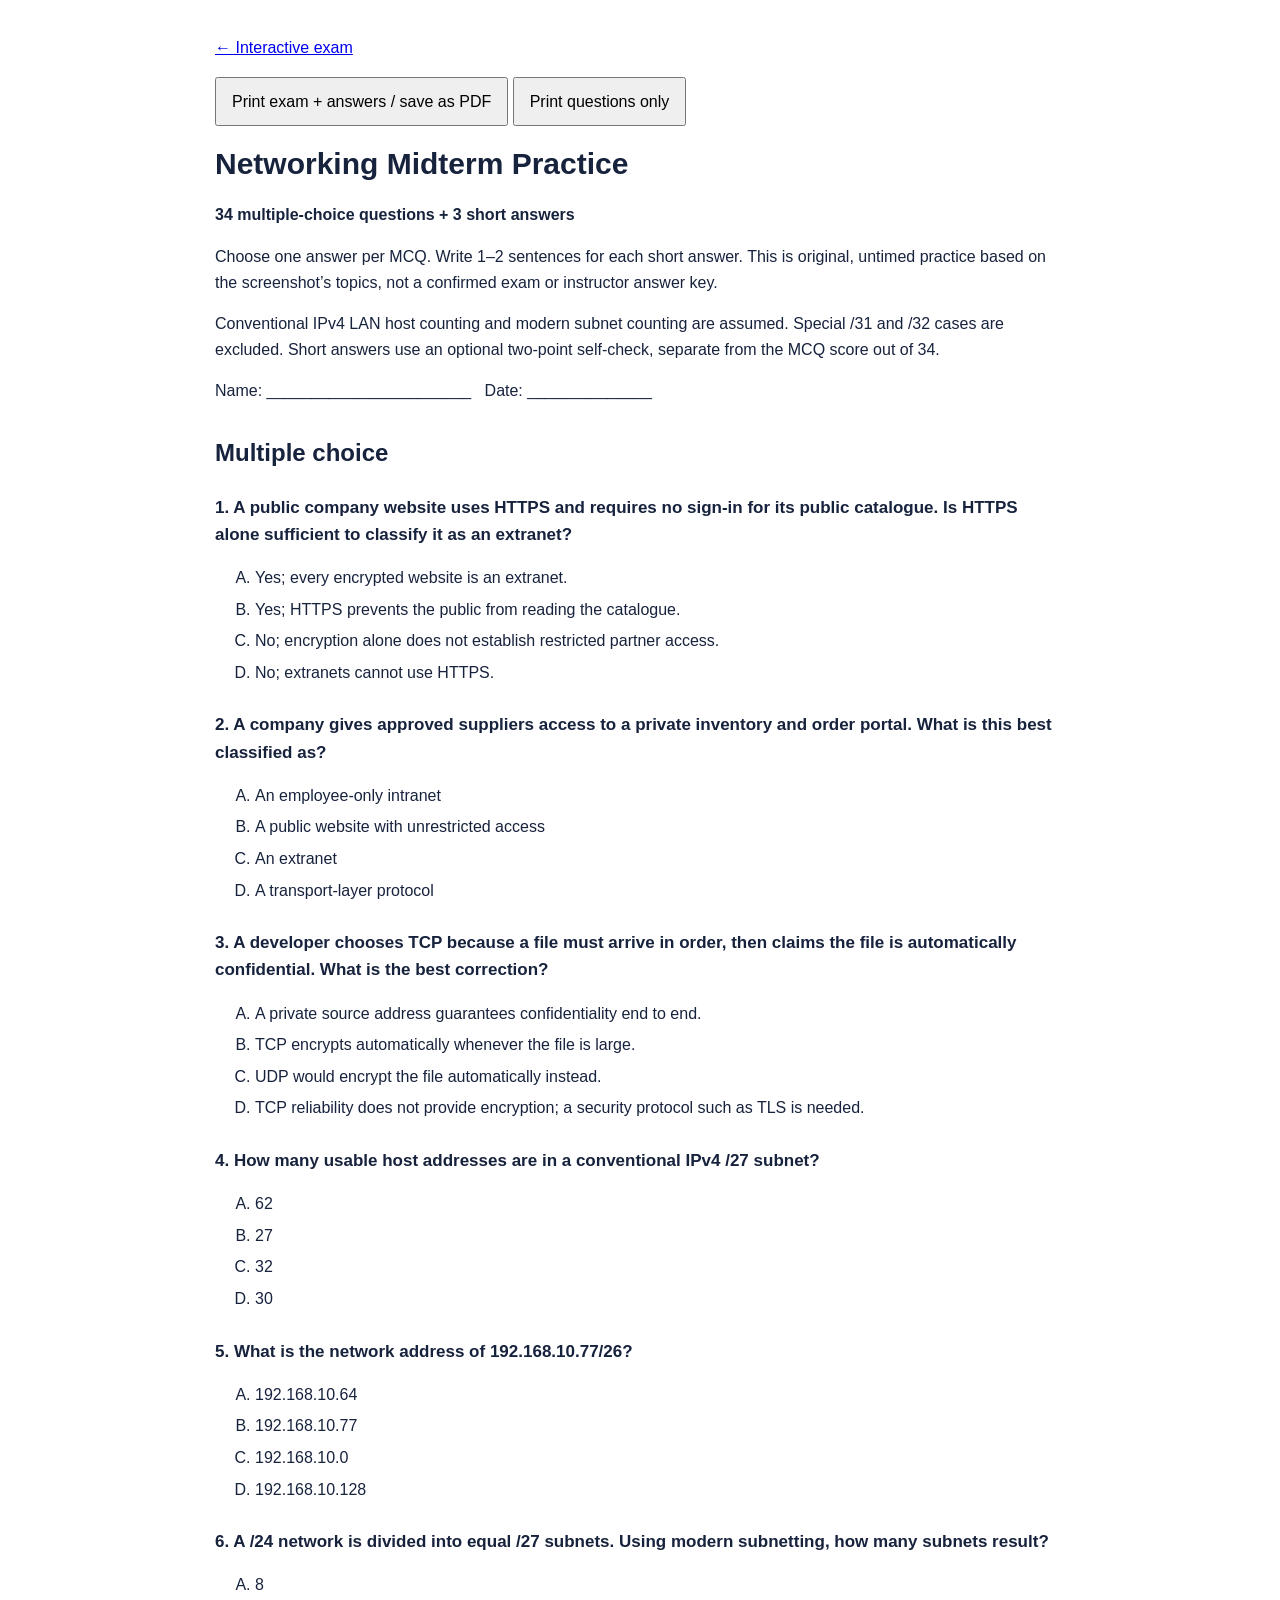
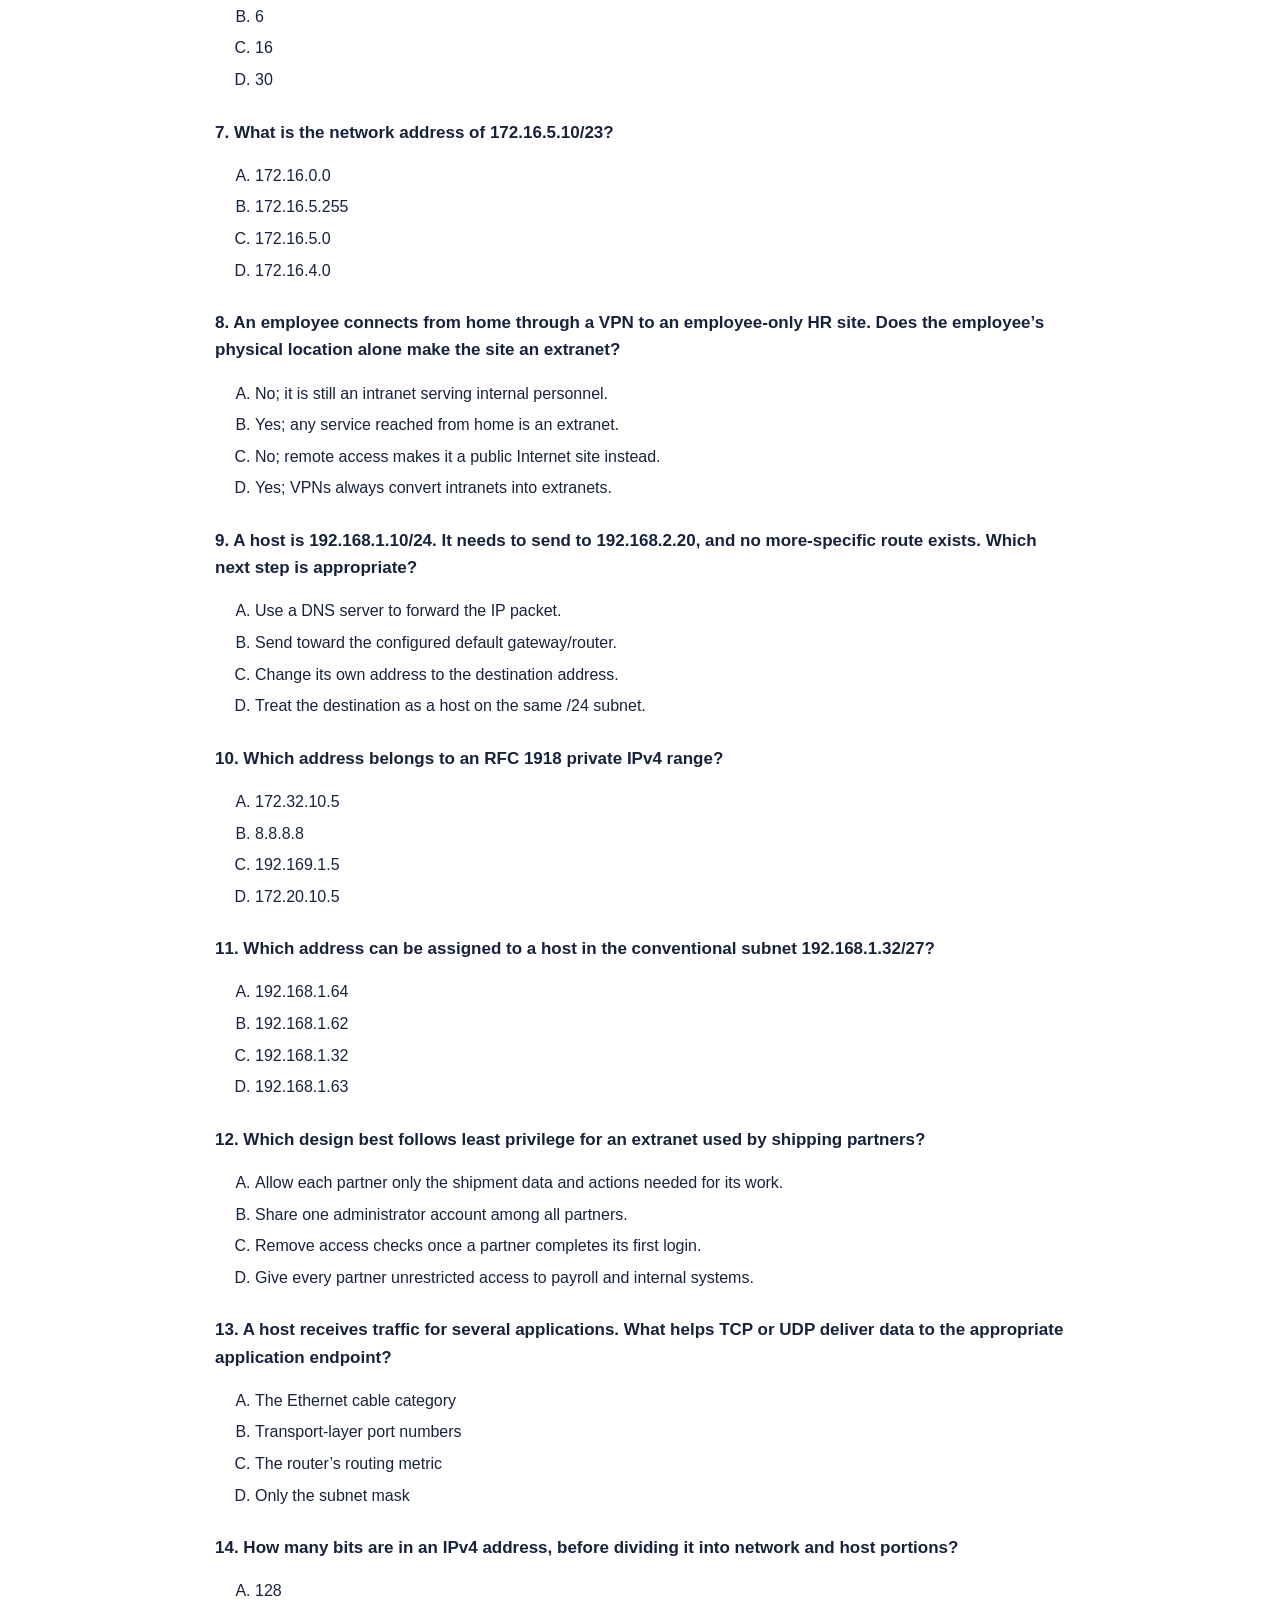
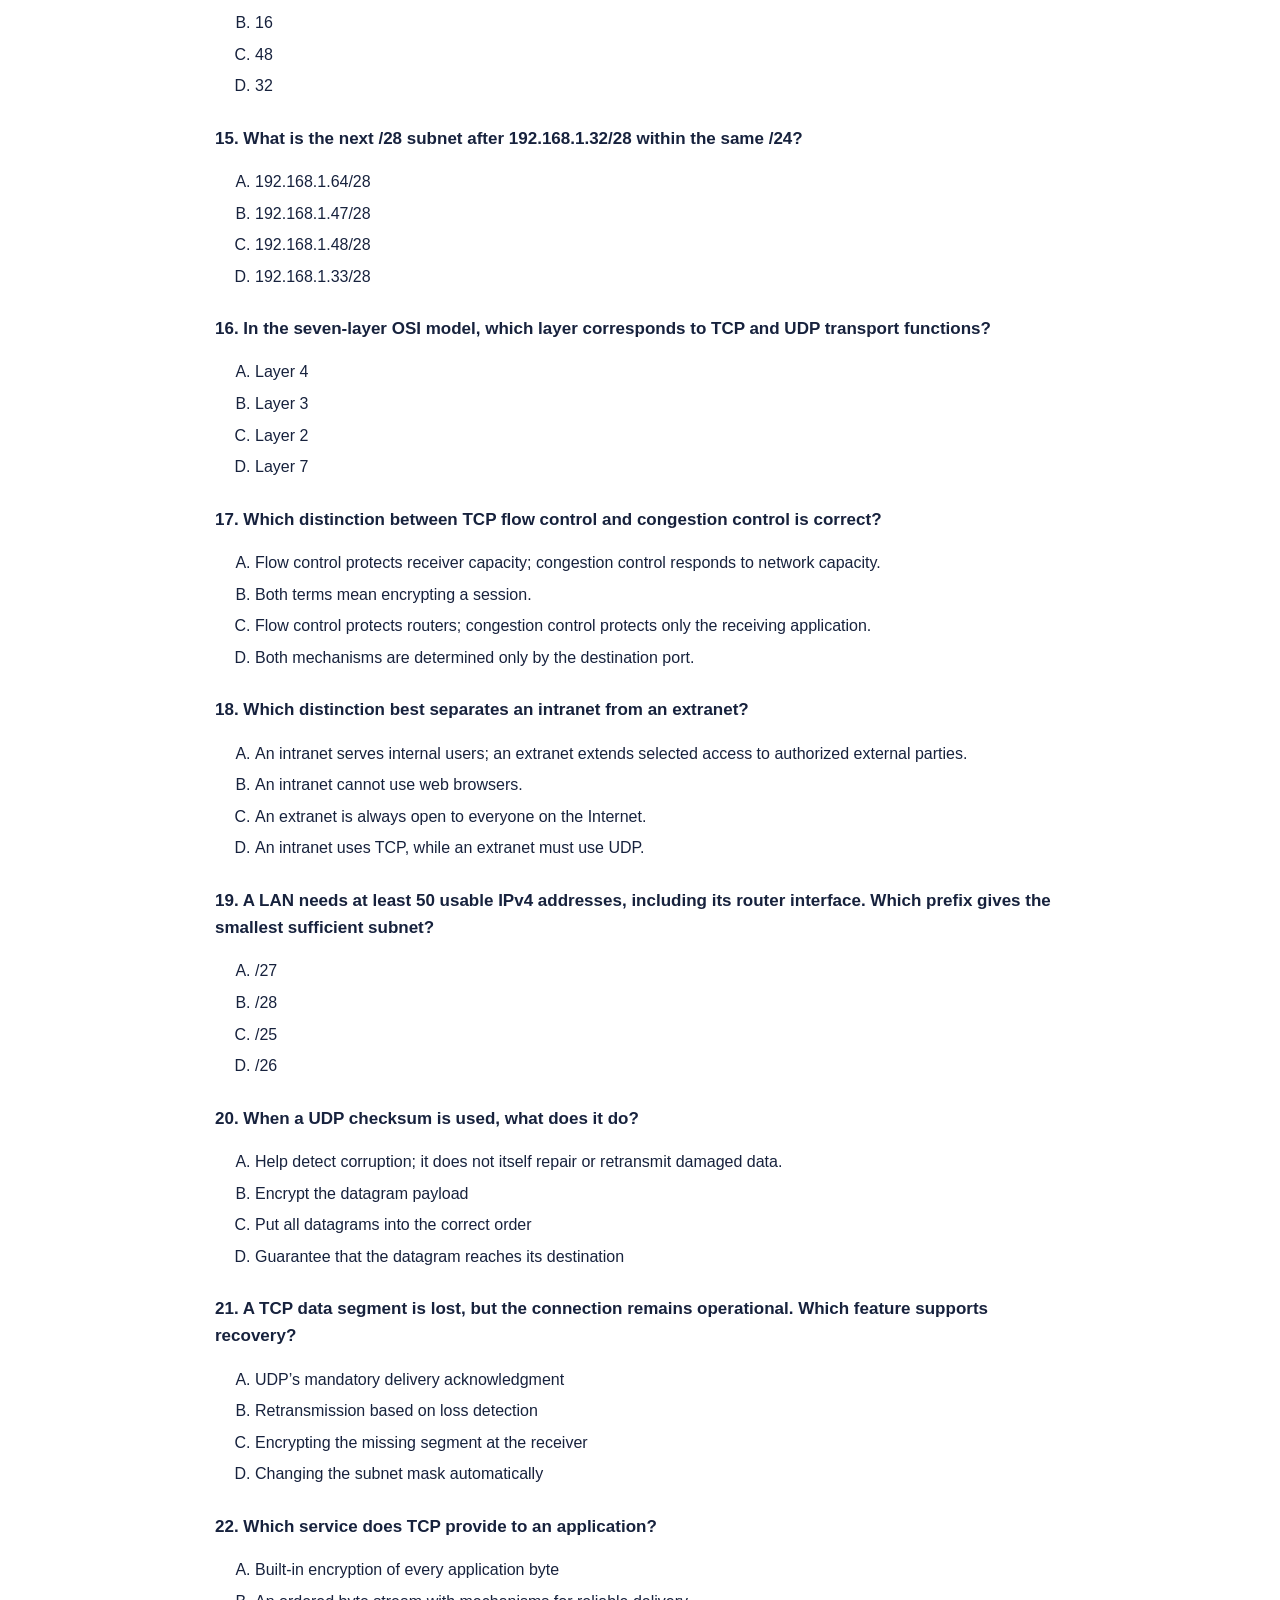
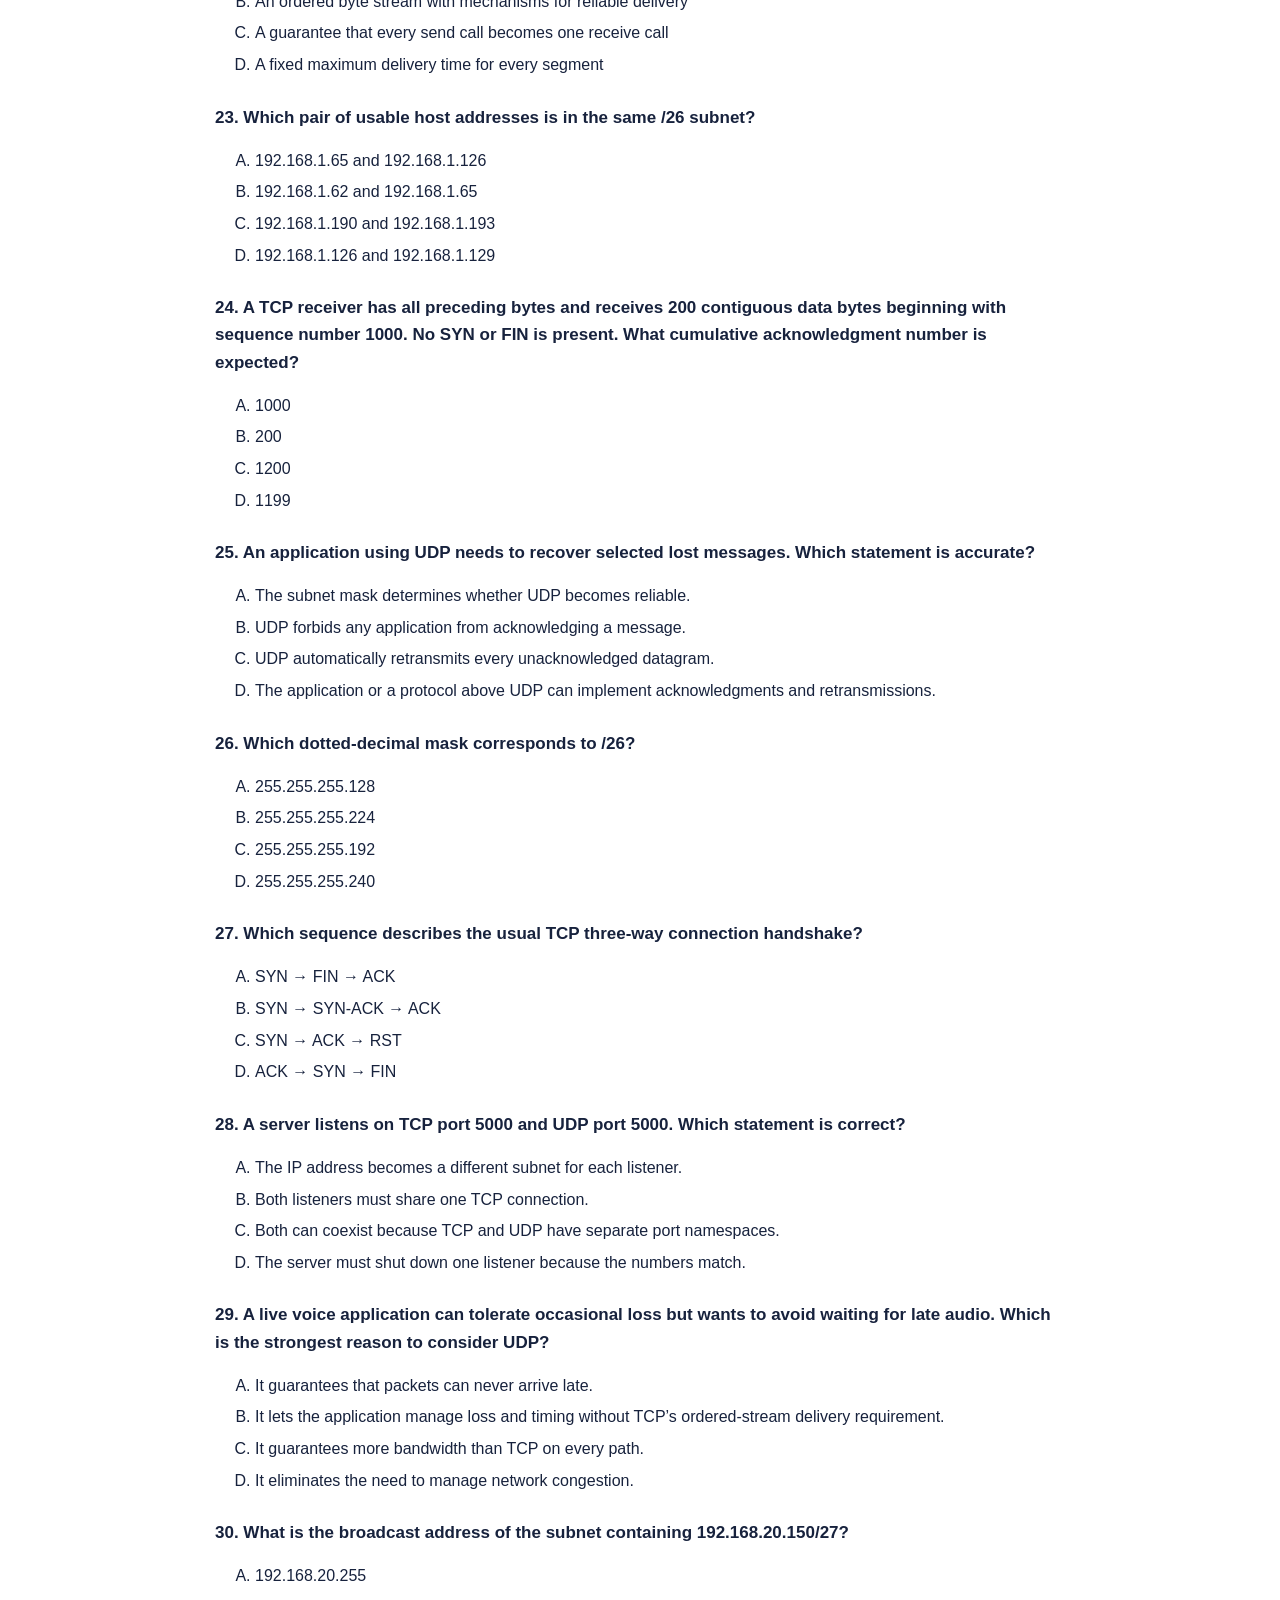
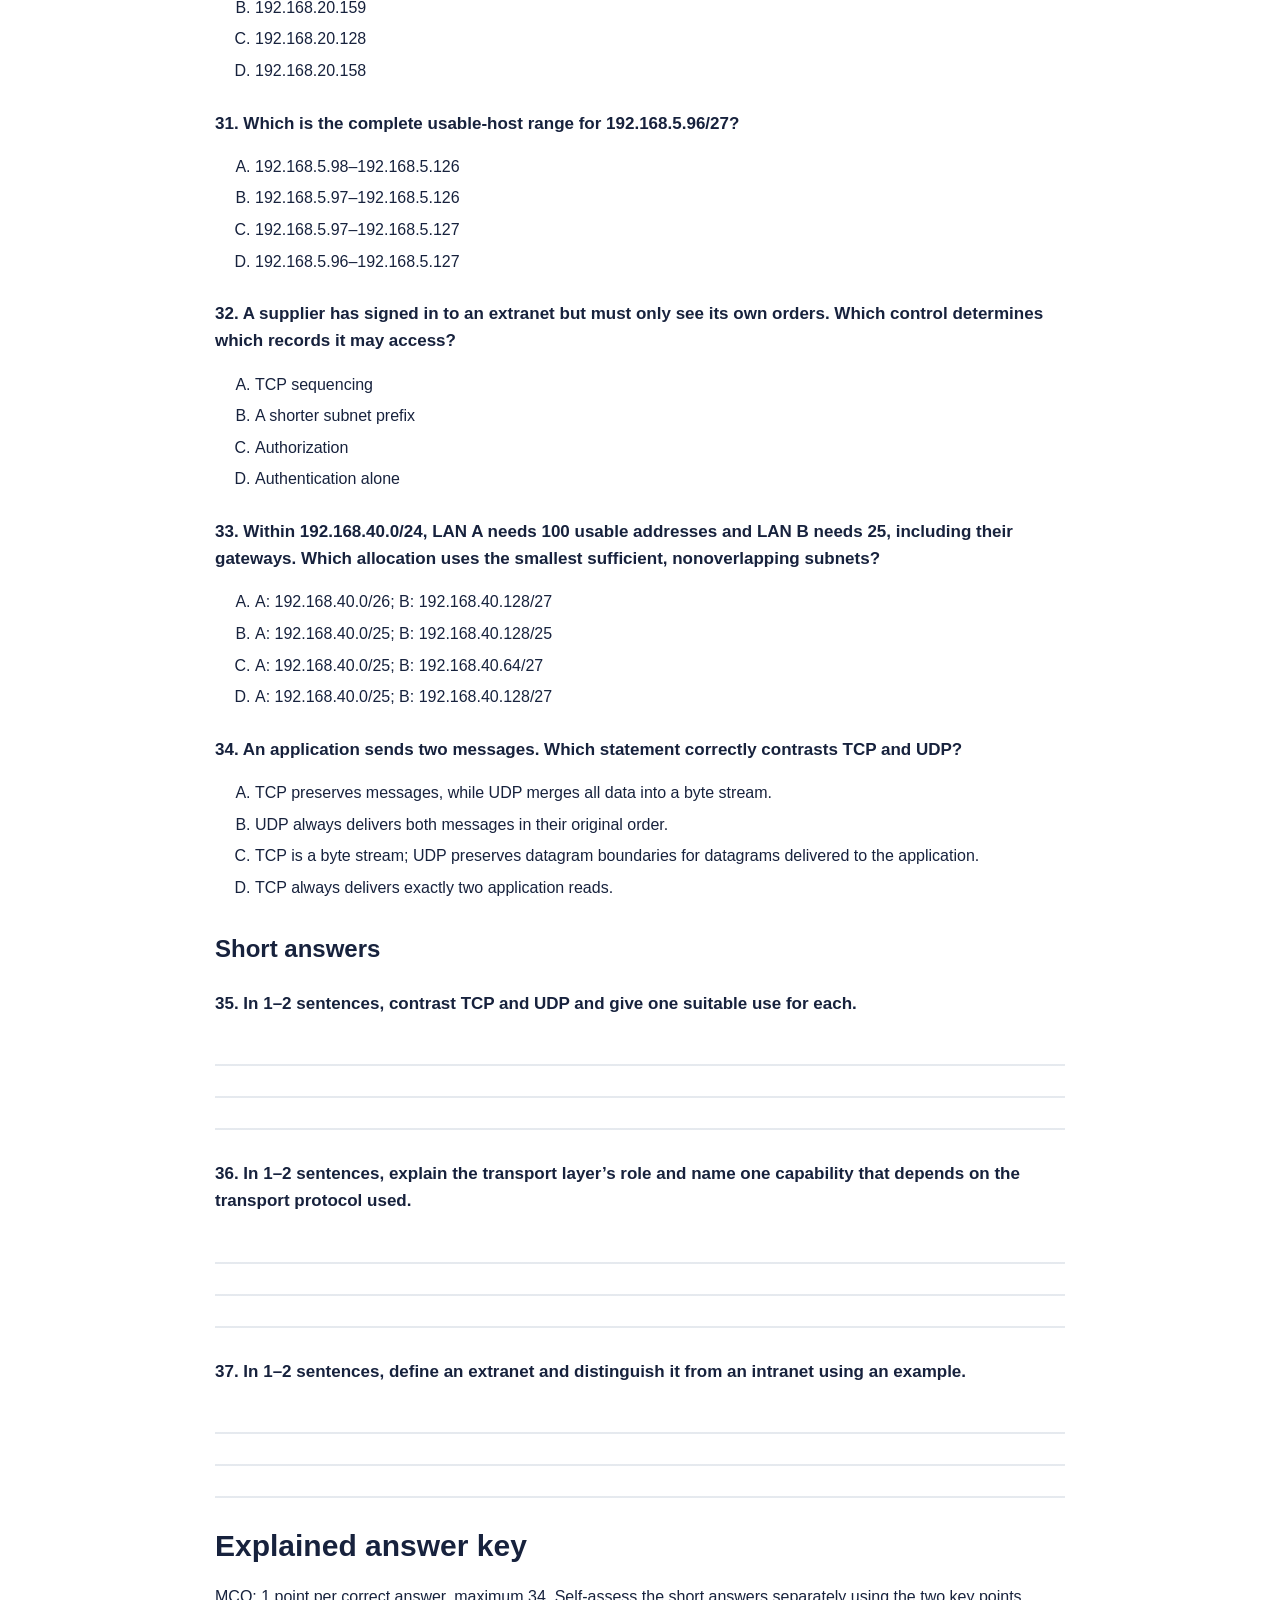
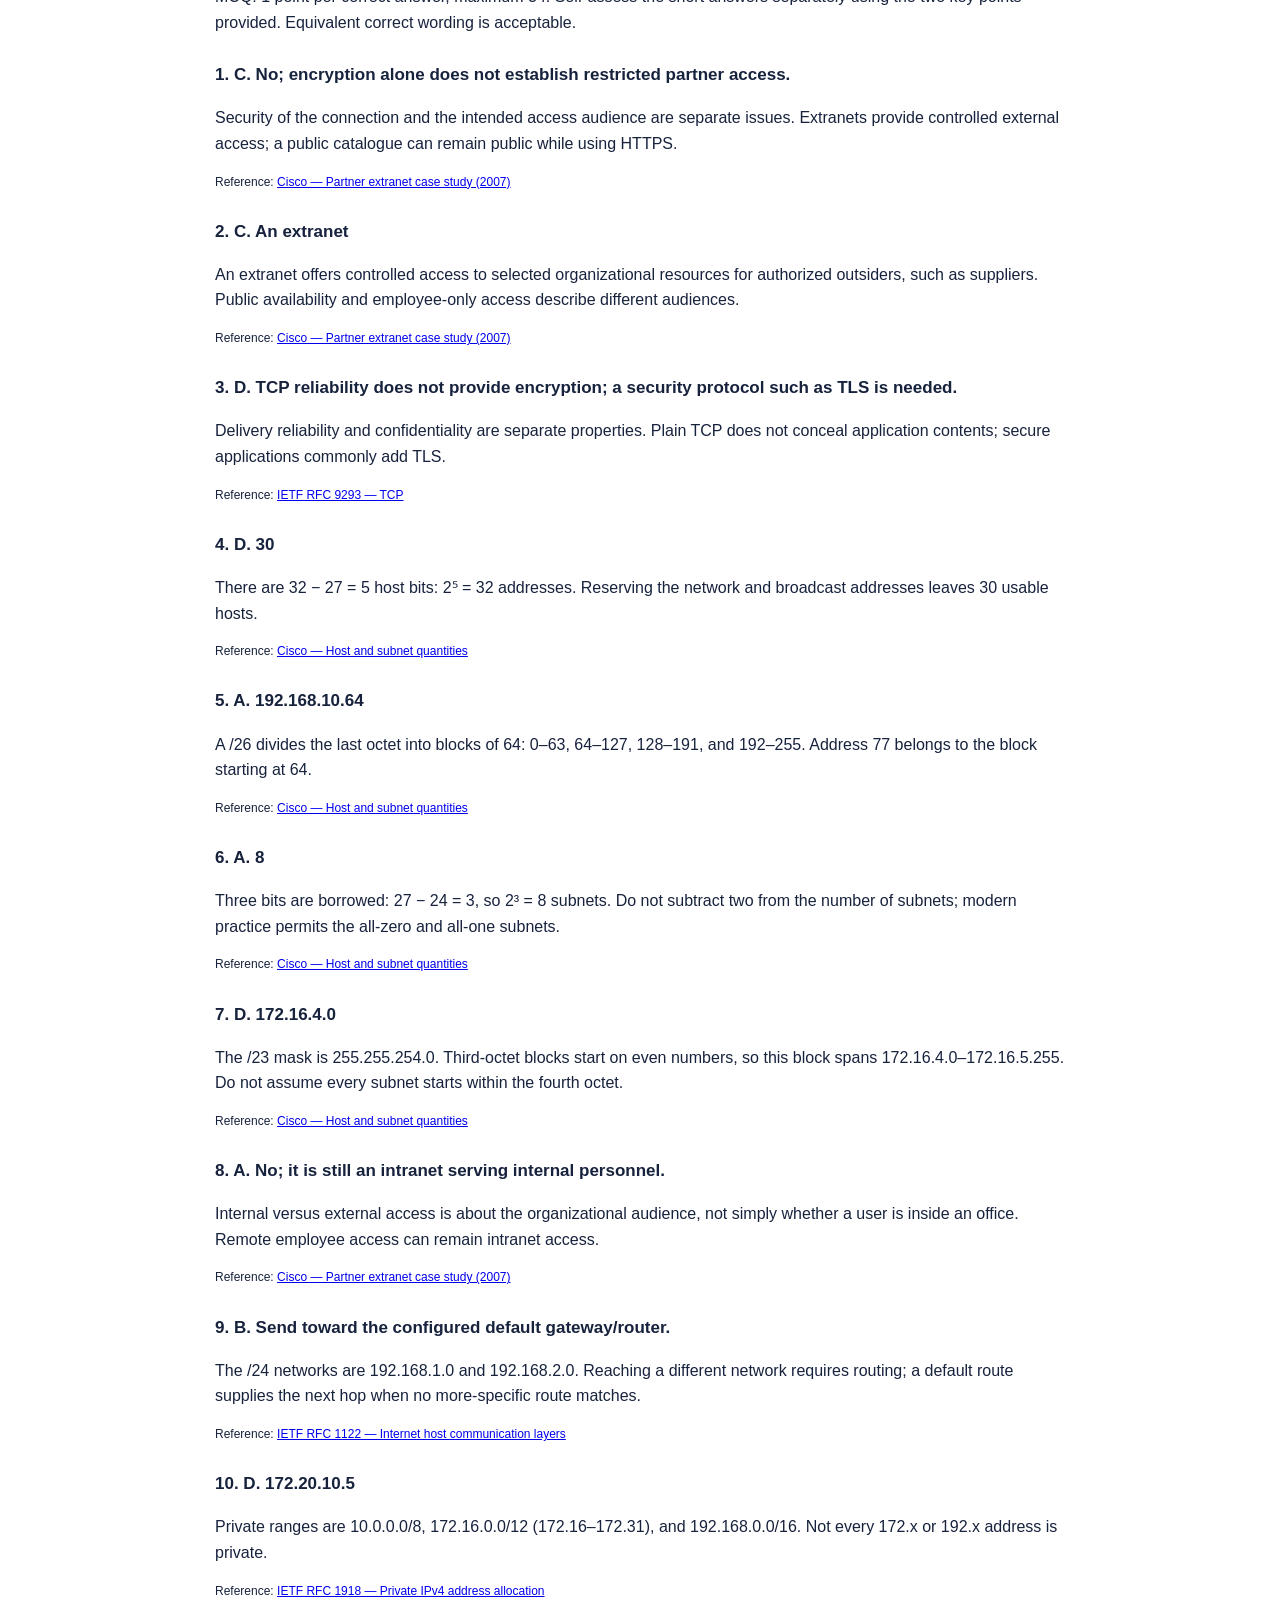
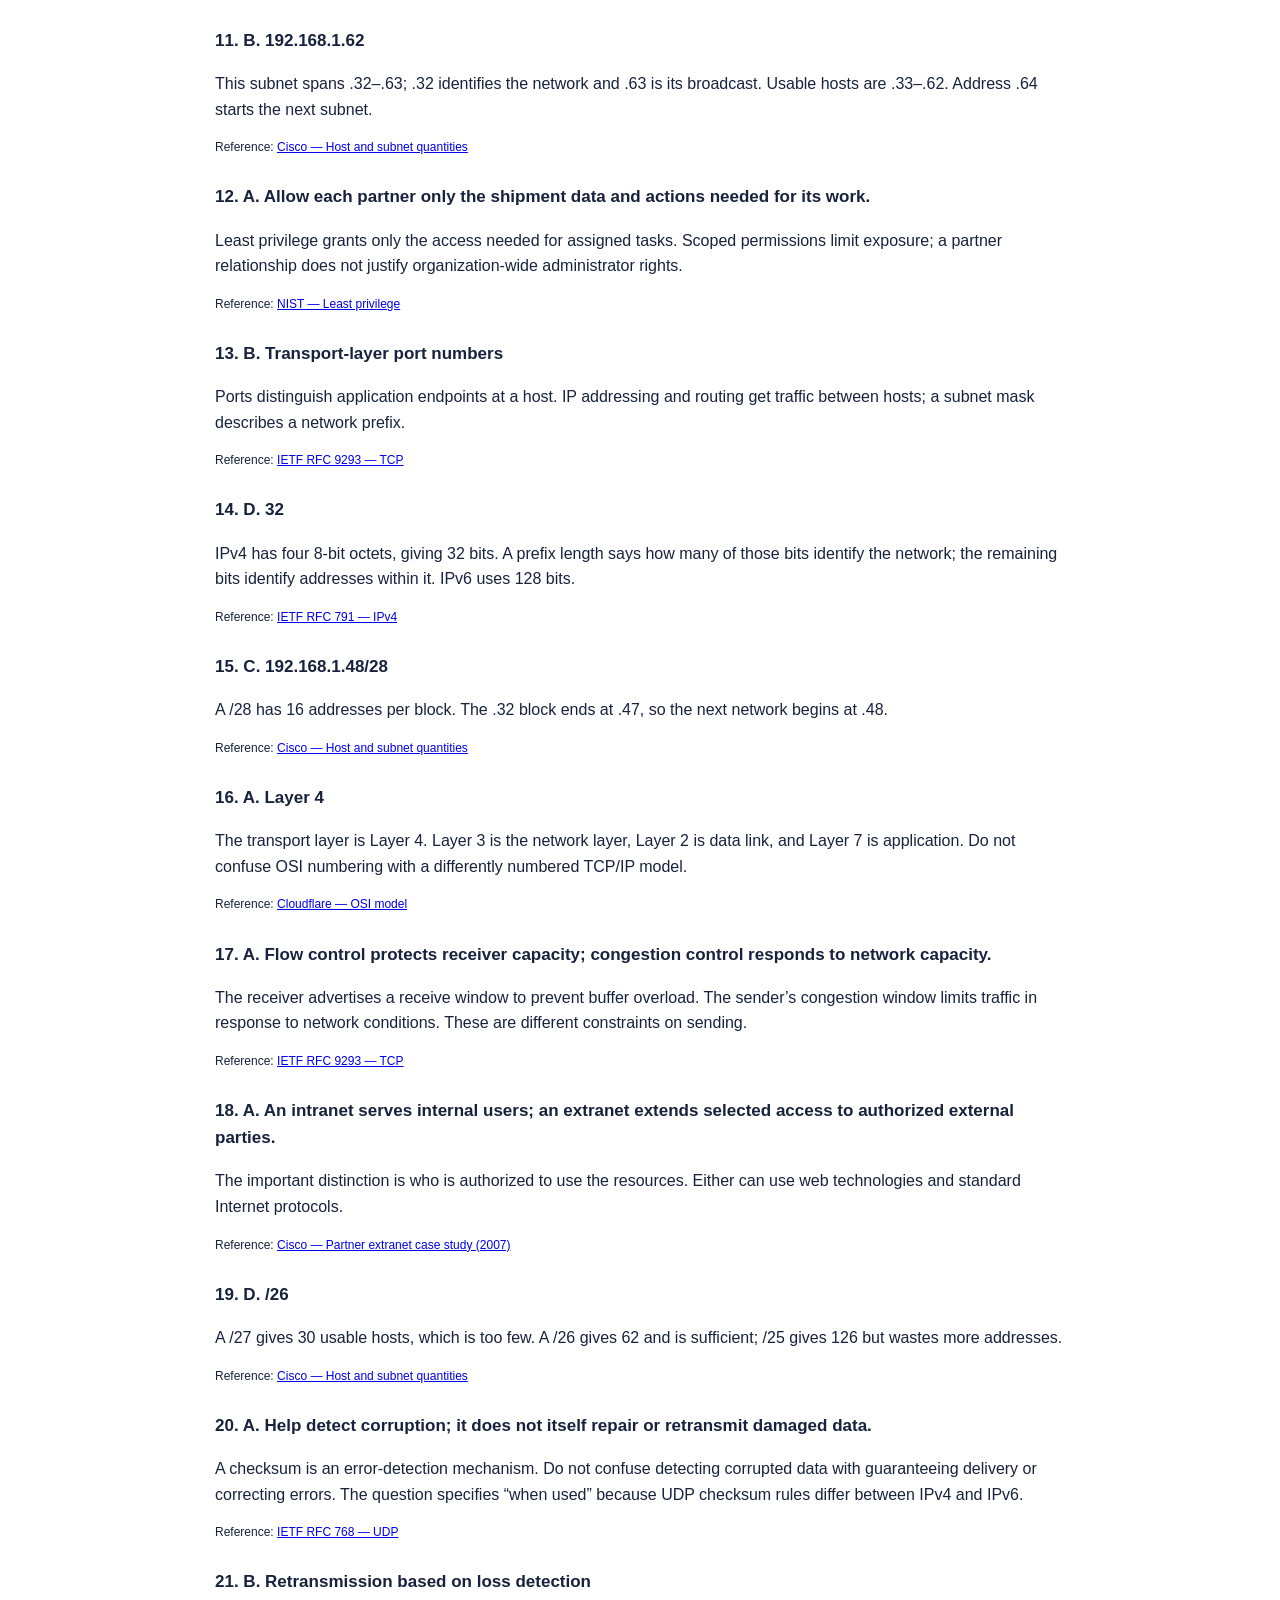
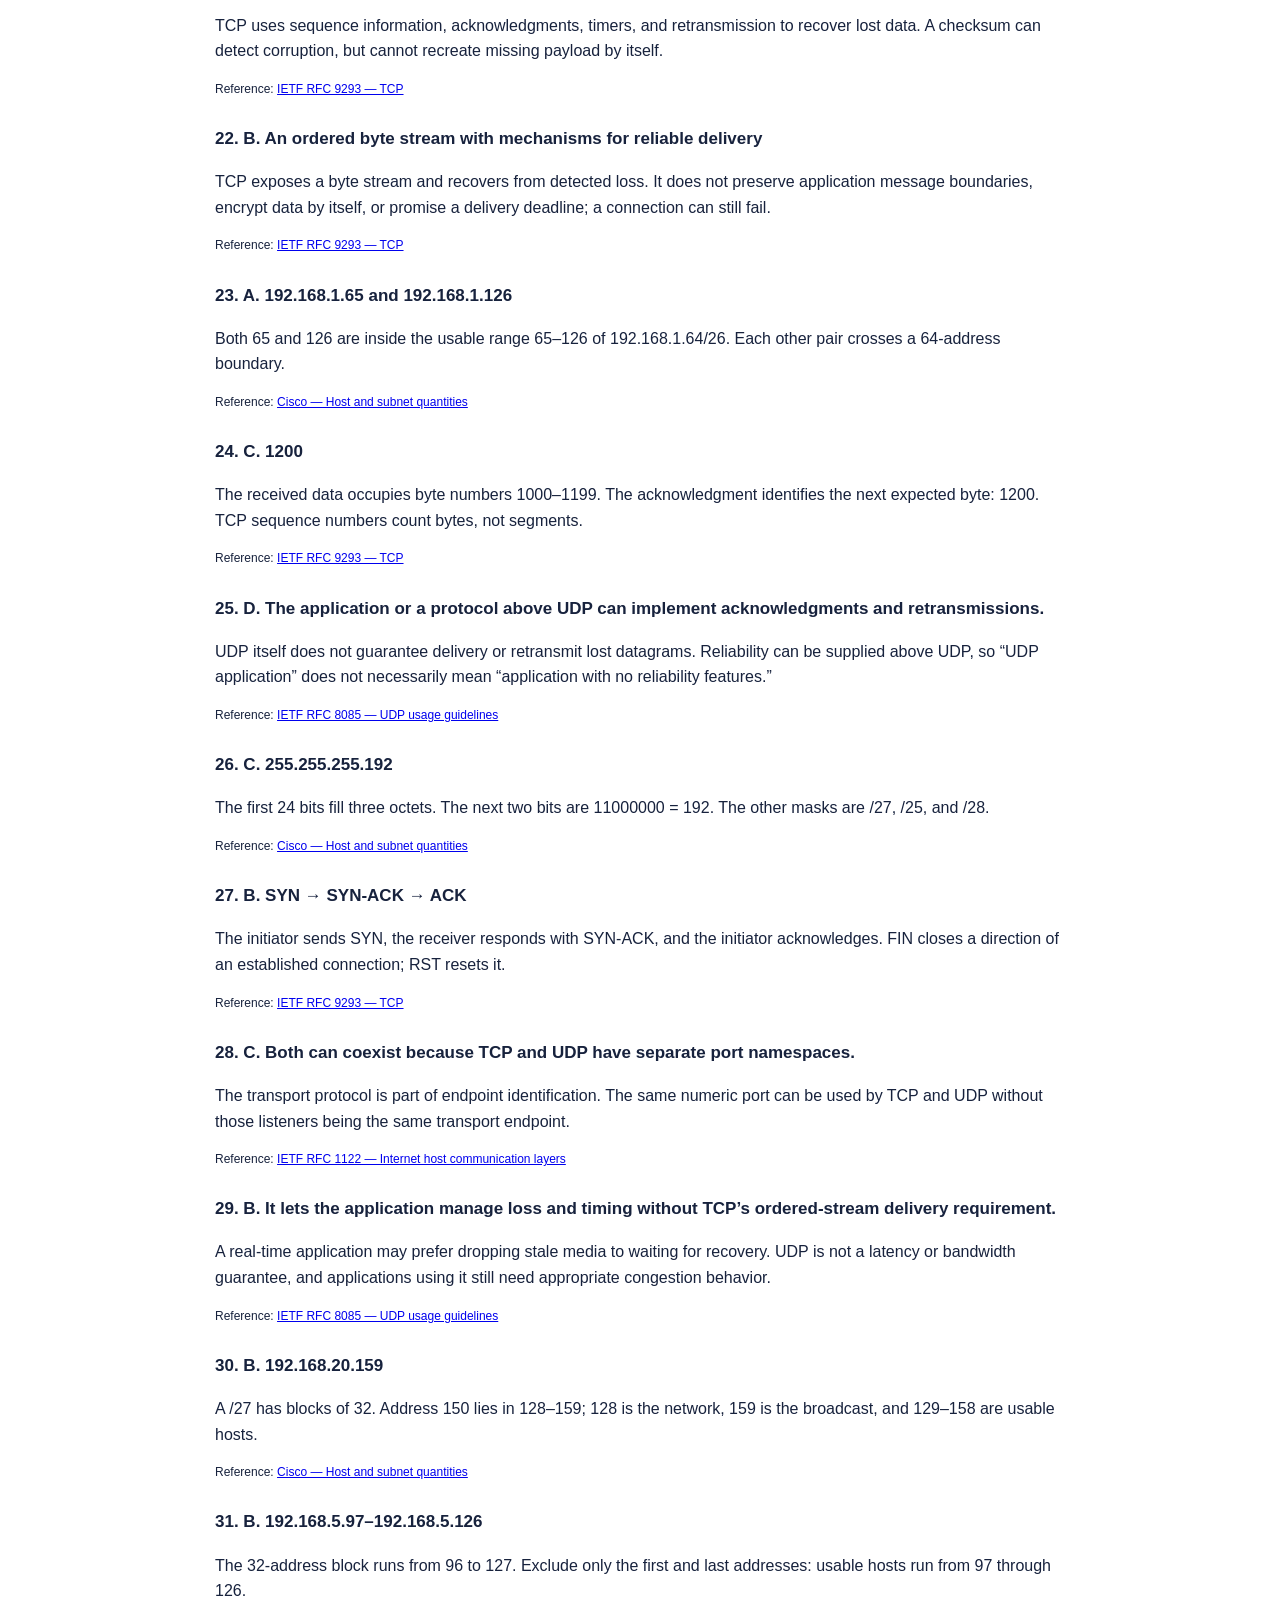
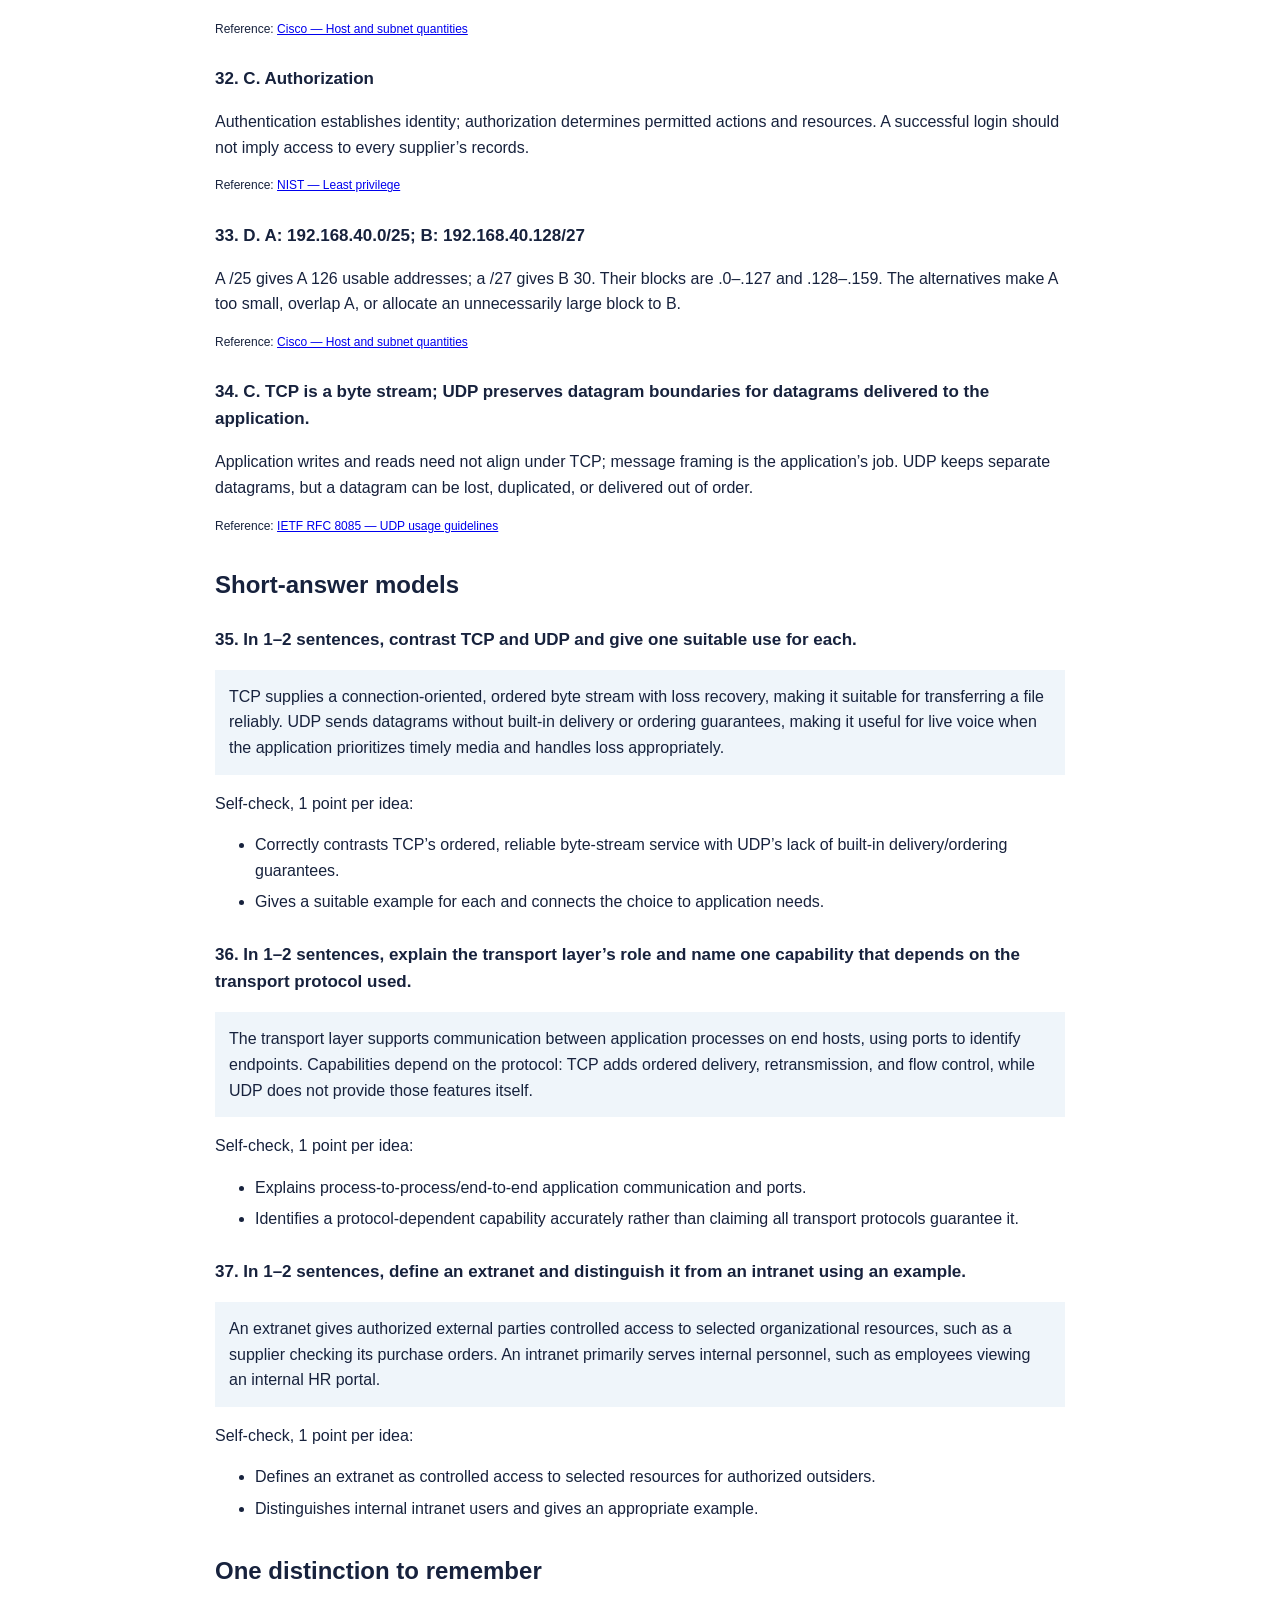
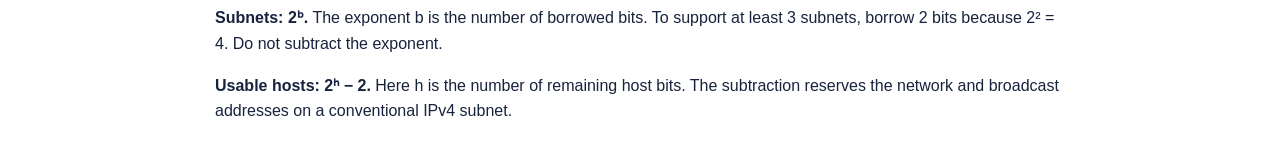
<file: networking-printable.html>
<!doctype html><html lang="en"><head><meta charset="utf-8"><meta name="viewport" content="width=device-width,initial-scale=1"><title>Networking Midterm — Printable Practice</title><style>body{font:16px/1.6 Arial,sans-serif;color:#17223d;max-width:850px;margin:35px auto;padding:0 22px}h1,h2{line-height:1.2}h1{font-size:30px}h2{margin-top:35px}h3{font-size:17px}.q{break-inside:avoid;margin:26px 0}.answers{break-before:page}.model{background:#eff5fa;padding:14px}.lines{height:100px;background:repeating-linear-gradient(white,white 30px,#ccd4de 31px,white 32px)}button,a{font:inherit}button{padding:10px 15px;cursor:pointer}small{color:#526077}.source{font-size:12px}li{margin:6px 0}@media print{.controls{display:none}body{max-width:none;margin:0;padding:0;font-size:11pt}h1{font-size:23pt}h2{font-size:18pt}.q{margin:18px 0}a{color:inherit;text-decoration:none}.model{background:none;border-left:2px solid #7988a0}.hide-key .answers{display:none}@page{margin:18mm}}</style></head><body><div class="controls"><a href="networking.html">← Interactive exam</a><p><button onclick="document.body.classList.remove('hide-key');window.print()">Print exam + answers / save as PDF</button> <button onclick="document.body.classList.add('hide-key');window.print()">Print questions only</button></p></div><h1>Networking Midterm Practice</h1><p><strong>34 multiple-choice questions + 3 short answers</strong></p><p>Choose one answer per MCQ. Write 1–2 sentences for each short answer. This is original, untimed practice based on the screenshot’s topics, not a confirmed exam or instructor answer key.</p><p>Conventional IPv4 LAN host counting and modern subnet counting are assumed. Special /31 and /32 cases are excluded. Short answers use an optional two-point self-check, separate from the MCQ score out of 34.</p><p>Name: _______________________ &nbsp; Date: ______________</p><h2>Multiple choice</h2>
<section class="q"><h3>1. A public company website uses HTTPS and requires no sign-in for its public catalogue. Is HTTPS alone sufficient to classify it as an extranet?</h3><ol type="A"><li>Yes; every encrypted website is an extranet.</li><li>Yes; HTTPS prevents the public from reading the catalogue.</li><li>No; encryption alone does not establish restricted partner access.</li><li>No; extranets cannot use HTTPS.</li></ol></section>
<section class="q"><h3>2. A company gives approved suppliers access to a private inventory and order portal. What is this best classified as?</h3><ol type="A"><li>An employee-only intranet</li><li>A public website with unrestricted access</li><li>An extranet</li><li>A transport-layer protocol</li></ol></section>
<section class="q"><h3>3. A developer chooses TCP because a file must arrive in order, then claims the file is automatically confidential. What is the best correction?</h3><ol type="A"><li>A private source address guarantees confidentiality end to end.</li><li>TCP encrypts automatically whenever the file is large.</li><li>UDP would encrypt the file automatically instead.</li><li>TCP reliability does not provide encryption; a security protocol such as TLS is needed.</li></ol></section>
<section class="q"><h3>4. How many usable host addresses are in a conventional IPv4 /27 subnet?</h3><ol type="A"><li>62</li><li>27</li><li>32</li><li>30</li></ol></section>
<section class="q"><h3>5. What is the network address of 192.168.10.77/26?</h3><ol type="A"><li>192.168.10.64</li><li>192.168.10.77</li><li>192.168.10.0</li><li>192.168.10.128</li></ol></section>
<section class="q"><h3>6. A /24 network is divided into equal /27 subnets. Using modern subnetting, how many subnets result?</h3><ol type="A"><li>8</li><li>6</li><li>16</li><li>30</li></ol></section>
<section class="q"><h3>7. What is the network address of 172.16.5.10/23?</h3><ol type="A"><li>172.16.0.0</li><li>172.16.5.255</li><li>172.16.5.0</li><li>172.16.4.0</li></ol></section>
<section class="q"><h3>8. An employee connects from home through a VPN to an employee-only HR site. Does the employee’s physical location alone make the site an extranet?</h3><ol type="A"><li>No; it is still an intranet serving internal personnel.</li><li>Yes; any service reached from home is an extranet.</li><li>No; remote access makes it a public Internet site instead.</li><li>Yes; VPNs always convert intranets into extranets.</li></ol></section>
<section class="q"><h3>9. A host is 192.168.1.10/24. It needs to send to 192.168.2.20, and no more-specific route exists. Which next step is appropriate?</h3><ol type="A"><li>Use a DNS server to forward the IP packet.</li><li>Send toward the configured default gateway/router.</li><li>Change its own address to the destination address.</li><li>Treat the destination as a host on the same /24 subnet.</li></ol></section>
<section class="q"><h3>10. Which address belongs to an RFC 1918 private IPv4 range?</h3><ol type="A"><li>172.32.10.5</li><li>8.8.8.8</li><li>192.169.1.5</li><li>172.20.10.5</li></ol></section>
<section class="q"><h3>11. Which address can be assigned to a host in the conventional subnet 192.168.1.32/27?</h3><ol type="A"><li>192.168.1.64</li><li>192.168.1.62</li><li>192.168.1.32</li><li>192.168.1.63</li></ol></section>
<section class="q"><h3>12. Which design best follows least privilege for an extranet used by shipping partners?</h3><ol type="A"><li>Allow each partner only the shipment data and actions needed for its work.</li><li>Share one administrator account among all partners.</li><li>Remove access checks once a partner completes its first login.</li><li>Give every partner unrestricted access to payroll and internal systems.</li></ol></section>
<section class="q"><h3>13. A host receives traffic for several applications. What helps TCP or UDP deliver data to the appropriate application endpoint?</h3><ol type="A"><li>The Ethernet cable category</li><li>Transport-layer port numbers</li><li>The router’s routing metric</li><li>Only the subnet mask</li></ol></section>
<section class="q"><h3>14. How many bits are in an IPv4 address, before dividing it into network and host portions?</h3><ol type="A"><li>128</li><li>16</li><li>48</li><li>32</li></ol></section>
<section class="q"><h3>15. What is the next /28 subnet after 192.168.1.32/28 within the same /24?</h3><ol type="A"><li>192.168.1.64/28</li><li>192.168.1.47/28</li><li>192.168.1.48/28</li><li>192.168.1.33/28</li></ol></section>
<section class="q"><h3>16. In the seven-layer OSI model, which layer corresponds to TCP and UDP transport functions?</h3><ol type="A"><li>Layer 4</li><li>Layer 3</li><li>Layer 2</li><li>Layer 7</li></ol></section>
<section class="q"><h3>17. Which distinction between TCP flow control and congestion control is correct?</h3><ol type="A"><li>Flow control protects receiver capacity; congestion control responds to network capacity.</li><li>Both terms mean encrypting a session.</li><li>Flow control protects routers; congestion control protects only the receiving application.</li><li>Both mechanisms are determined only by the destination port.</li></ol></section>
<section class="q"><h3>18. Which distinction best separates an intranet from an extranet?</h3><ol type="A"><li>An intranet serves internal users; an extranet extends selected access to authorized external parties.</li><li>An intranet cannot use web browsers.</li><li>An extranet is always open to everyone on the Internet.</li><li>An intranet uses TCP, while an extranet must use UDP.</li></ol></section>
<section class="q"><h3>19. A LAN needs at least 50 usable IPv4 addresses, including its router interface. Which prefix gives the smallest sufficient subnet?</h3><ol type="A"><li>/27</li><li>/28</li><li>/25</li><li>/26</li></ol></section>
<section class="q"><h3>20. When a UDP checksum is used, what does it do?</h3><ol type="A"><li>Help detect corruption; it does not itself repair or retransmit damaged data.</li><li>Encrypt the datagram payload</li><li>Put all datagrams into the correct order</li><li>Guarantee that the datagram reaches its destination</li></ol></section>
<section class="q"><h3>21. A TCP data segment is lost, but the connection remains operational. Which feature supports recovery?</h3><ol type="A"><li>UDP’s mandatory delivery acknowledgment</li><li>Retransmission based on loss detection</li><li>Encrypting the missing segment at the receiver</li><li>Changing the subnet mask automatically</li></ol></section>
<section class="q"><h3>22. Which service does TCP provide to an application?</h3><ol type="A"><li>Built-in encryption of every application byte</li><li>An ordered byte stream with mechanisms for reliable delivery</li><li>A guarantee that every send call becomes one receive call</li><li>A fixed maximum delivery time for every segment</li></ol></section>
<section class="q"><h3>23. Which pair of usable host addresses is in the same /26 subnet?</h3><ol type="A"><li>192.168.1.65 and 192.168.1.126</li><li>192.168.1.62 and 192.168.1.65</li><li>192.168.1.190 and 192.168.1.193</li><li>192.168.1.126 and 192.168.1.129</li></ol></section>
<section class="q"><h3>24. A TCP receiver has all preceding bytes and receives 200 contiguous data bytes beginning with sequence number 1000. No SYN or FIN is present. What cumulative acknowledgment number is expected?</h3><ol type="A"><li>1000</li><li>200</li><li>1200</li><li>1199</li></ol></section>
<section class="q"><h3>25. An application using UDP needs to recover selected lost messages. Which statement is accurate?</h3><ol type="A"><li>The subnet mask determines whether UDP becomes reliable.</li><li>UDP forbids any application from acknowledging a message.</li><li>UDP automatically retransmits every unacknowledged datagram.</li><li>The application or a protocol above UDP can implement acknowledgments and retransmissions.</li></ol></section>
<section class="q"><h3>26. Which dotted-decimal mask corresponds to /26?</h3><ol type="A"><li>255.255.255.128</li><li>255.255.255.224</li><li>255.255.255.192</li><li>255.255.255.240</li></ol></section>
<section class="q"><h3>27. Which sequence describes the usual TCP three-way connection handshake?</h3><ol type="A"><li>SYN → FIN → ACK</li><li>SYN → SYN-ACK → ACK</li><li>SYN → ACK → RST</li><li>ACK → SYN → FIN</li></ol></section>
<section class="q"><h3>28. A server listens on TCP port 5000 and UDP port 5000. Which statement is correct?</h3><ol type="A"><li>The IP address becomes a different subnet for each listener.</li><li>Both listeners must share one TCP connection.</li><li>Both can coexist because TCP and UDP have separate port namespaces.</li><li>The server must shut down one listener because the numbers match.</li></ol></section>
<section class="q"><h3>29. A live voice application can tolerate occasional loss but wants to avoid waiting for late audio. Which is the strongest reason to consider UDP?</h3><ol type="A"><li>It guarantees that packets can never arrive late.</li><li>It lets the application manage loss and timing without TCP’s ordered-stream delivery requirement.</li><li>It guarantees more bandwidth than TCP on every path.</li><li>It eliminates the need to manage network congestion.</li></ol></section>
<section class="q"><h3>30. What is the broadcast address of the subnet containing 192.168.20.150/27?</h3><ol type="A"><li>192.168.20.255</li><li>192.168.20.159</li><li>192.168.20.128</li><li>192.168.20.158</li></ol></section>
<section class="q"><h3>31. Which is the complete usable-host range for 192.168.5.96/27?</h3><ol type="A"><li>192.168.5.98–192.168.5.126</li><li>192.168.5.97–192.168.5.126</li><li>192.168.5.97–192.168.5.127</li><li>192.168.5.96–192.168.5.127</li></ol></section>
<section class="q"><h3>32. A supplier has signed in to an extranet but must only see its own orders. Which control determines which records it may access?</h3><ol type="A"><li>TCP sequencing</li><li>A shorter subnet prefix</li><li>Authorization</li><li>Authentication alone</li></ol></section>
<section class="q"><h3>33. Within 192.168.40.0/24, LAN A needs 100 usable addresses and LAN B needs 25, including their gateways. Which allocation uses the smallest sufficient, nonoverlapping subnets?</h3><ol type="A"><li>A: 192.168.40.0/26; B: 192.168.40.128/27</li><li>A: 192.168.40.0/25; B: 192.168.40.128/25</li><li>A: 192.168.40.0/25; B: 192.168.40.64/27</li><li>A: 192.168.40.0/25; B: 192.168.40.128/27</li></ol></section>
<section class="q"><h3>34. An application sends two messages. Which statement correctly contrasts TCP and UDP?</h3><ol type="A"><li>TCP preserves messages, while UDP merges all data into a byte stream.</li><li>UDP always delivers both messages in their original order.</li><li>TCP is a byte stream; UDP preserves datagram boundaries for datagrams delivered to the application.</li><li>TCP always delivers exactly two application reads.</li></ol></section>
<h2>Short answers</h2>
<section class="q"><h3>35. In 1–2 sentences, contrast TCP and UDP and give one suitable use for each.</h3><div class="lines"></div></section>
<section class="q"><h3>36. In 1–2 sentences, explain the transport layer’s role and name one capability that depends on the transport protocol used.</h3><div class="lines"></div></section>
<section class="q"><h3>37. In 1–2 sentences, define an extranet and distinguish it from an intranet using an example.</h3><div class="lines"></div></section>
<div class="answers"><h1>Explained answer key</h1><p>MCQ: 1 point per correct answer, maximum 34. Self-assess the short answers separately using the two key points provided. Equivalent correct wording is acceptable.</p>
<section class="q"><h3>1. C. No; encryption alone does not establish restricted partner access.</h3><p>Security of the connection and the intended access audience are separate issues. Extranets provide controlled external access; a public catalogue can remain public while using HTTPS.</p><p class="source">Reference: <a href="https://www.cisco.com/c/dam/en_us/about/ciscoitatwork/downloads/ciscoitatwork/pdf/Cisco_IT_Case_Study_Extranet_print.pdf">Cisco — Partner extranet case study (2007)</a></p></section>
<section class="q"><h3>2. C. An extranet</h3><p>An extranet offers controlled access to selected organizational resources for authorized outsiders, such as suppliers. Public availability and employee-only access describe different audiences.</p><p class="source">Reference: <a href="https://www.cisco.com/c/dam/en_us/about/ciscoitatwork/downloads/ciscoitatwork/pdf/Cisco_IT_Case_Study_Extranet_print.pdf">Cisco — Partner extranet case study (2007)</a></p></section>
<section class="q"><h3>3. D. TCP reliability does not provide encryption; a security protocol such as TLS is needed.</h3><p>Delivery reliability and confidentiality are separate properties. Plain TCP does not conceal application contents; secure applications commonly add TLS.</p><p class="source">Reference: <a href="https://www.rfc-editor.org/rfc/rfc9293.html">IETF RFC 9293 — TCP</a></p></section>
<section class="q"><h3>4. D. 30</h3><p>There are 32 − 27 = 5 host bits: 2⁵ = 32 addresses. Reserving the network and broadcast addresses leaves 30 usable hosts.</p><p class="source">Reference: <a href="https://www.cisco.com/c/en/us/support/docs/ip/routing-information-protocol-rip/13790-8.html">Cisco — Host and subnet quantities</a></p></section>
<section class="q"><h3>5. A. 192.168.10.64</h3><p>A /26 divides the last octet into blocks of 64: 0–63, 64–127, 128–191, and 192–255. Address 77 belongs to the block starting at 64.</p><p class="source">Reference: <a href="https://www.cisco.com/c/en/us/support/docs/ip/routing-information-protocol-rip/13790-8.html">Cisco — Host and subnet quantities</a></p></section>
<section class="q"><h3>6. A. 8</h3><p>Three bits are borrowed: 27 − 24 = 3, so 2³ = 8 subnets. Do not subtract two from the number of subnets; modern practice permits the all-zero and all-one subnets.</p><p class="source">Reference: <a href="https://www.cisco.com/c/en/us/support/docs/ip/routing-information-protocol-rip/13790-8.html">Cisco — Host and subnet quantities</a></p></section>
<section class="q"><h3>7. D. 172.16.4.0</h3><p>The /23 mask is 255.255.254.0. Third-octet blocks start on even numbers, so this block spans 172.16.4.0–172.16.5.255. Do not assume every subnet starts within the fourth octet.</p><p class="source">Reference: <a href="https://www.cisco.com/c/en/us/support/docs/ip/routing-information-protocol-rip/13790-8.html">Cisco — Host and subnet quantities</a></p></section>
<section class="q"><h3>8. A. No; it is still an intranet serving internal personnel.</h3><p>Internal versus external access is about the organizational audience, not simply whether a user is inside an office. Remote employee access can remain intranet access.</p><p class="source">Reference: <a href="https://www.cisco.com/c/dam/en_us/about/ciscoitatwork/downloads/ciscoitatwork/pdf/Cisco_IT_Case_Study_Extranet_print.pdf">Cisco — Partner extranet case study (2007)</a></p></section>
<section class="q"><h3>9. B. Send toward the configured default gateway/router.</h3><p>The /24 networks are 192.168.1.0 and 192.168.2.0. Reaching a different network requires routing; a default route supplies the next hop when no more-specific route matches.</p><p class="source">Reference: <a href="https://www.rfc-editor.org/rfc/rfc1122.html">IETF RFC 1122 — Internet host communication layers</a></p></section>
<section class="q"><h3>10. D. 172.20.10.5</h3><p>Private ranges are 10.0.0.0/8, 172.16.0.0/12 (172.16–172.31), and 192.168.0.0/16. Not every 172.x or 192.x address is private.</p><p class="source">Reference: <a href="https://www.rfc-editor.org/rfc/rfc1918.html">IETF RFC 1918 — Private IPv4 address allocation</a></p></section>
<section class="q"><h3>11. B. 192.168.1.62</h3><p>This subnet spans .32–.63; .32 identifies the network and .63 is its broadcast. Usable hosts are .33–.62. Address .64 starts the next subnet.</p><p class="source">Reference: <a href="https://www.cisco.com/c/en/us/support/docs/ip/routing-information-protocol-rip/13790-8.html">Cisco — Host and subnet quantities</a></p></section>
<section class="q"><h3>12. A. Allow each partner only the shipment data and actions needed for its work.</h3><p>Least privilege grants only the access needed for assigned tasks. Scoped permissions limit exposure; a partner relationship does not justify organization-wide administrator rights.</p><p class="source">Reference: <a href="https://csrc.nist.gov/glossary/term/least_privilege">NIST — Least privilege</a></p></section>
<section class="q"><h3>13. B. Transport-layer port numbers</h3><p>Ports distinguish application endpoints at a host. IP addressing and routing get traffic between hosts; a subnet mask describes a network prefix.</p><p class="source">Reference: <a href="https://www.rfc-editor.org/rfc/rfc9293.html">IETF RFC 9293 — TCP</a></p></section>
<section class="q"><h3>14. D. 32</h3><p>IPv4 has four 8-bit octets, giving 32 bits. A prefix length says how many of those bits identify the network; the remaining bits identify addresses within it. IPv6 uses 128 bits.</p><p class="source">Reference: <a href="https://www.rfc-editor.org/rfc/rfc791.html">IETF RFC 791 — IPv4</a></p></section>
<section class="q"><h3>15. C. 192.168.1.48/28</h3><p>A /28 has 16 addresses per block. The .32 block ends at .47, so the next network begins at .48.</p><p class="source">Reference: <a href="https://www.cisco.com/c/en/us/support/docs/ip/routing-information-protocol-rip/13790-8.html">Cisco — Host and subnet quantities</a></p></section>
<section class="q"><h3>16. A. Layer 4</h3><p>The transport layer is Layer 4. Layer 3 is the network layer, Layer 2 is data link, and Layer 7 is application. Do not confuse OSI numbering with a differently numbered TCP/IP model.</p><p class="source">Reference: <a href="https://www.cloudflare.com/learning/ddos/glossary/open-systems-interconnection-model-osi/">Cloudflare — OSI model</a></p></section>
<section class="q"><h3>17. A. Flow control protects receiver capacity; congestion control responds to network capacity.</h3><p>The receiver advertises a receive window to prevent buffer overload. The sender’s congestion window limits traffic in response to network conditions. These are different constraints on sending.</p><p class="source">Reference: <a href="https://www.rfc-editor.org/rfc/rfc9293.html">IETF RFC 9293 — TCP</a></p></section>
<section class="q"><h3>18. A. An intranet serves internal users; an extranet extends selected access to authorized external parties.</h3><p>The important distinction is who is authorized to use the resources. Either can use web technologies and standard Internet protocols.</p><p class="source">Reference: <a href="https://www.cisco.com/c/dam/en_us/about/ciscoitatwork/downloads/ciscoitatwork/pdf/Cisco_IT_Case_Study_Extranet_print.pdf">Cisco — Partner extranet case study (2007)</a></p></section>
<section class="q"><h3>19. D. /26</h3><p>A /27 gives 30 usable hosts, which is too few. A /26 gives 62 and is sufficient; /25 gives 126 but wastes more addresses.</p><p class="source">Reference: <a href="https://www.cisco.com/c/en/us/support/docs/ip/routing-information-protocol-rip/13790-8.html">Cisco — Host and subnet quantities</a></p></section>
<section class="q"><h3>20. A. Help detect corruption; it does not itself repair or retransmit damaged data.</h3><p>A checksum is an error-detection mechanism. Do not confuse detecting corrupted data with guaranteeing delivery or correcting errors. The question specifies “when used” because UDP checksum rules differ between IPv4 and IPv6.</p><p class="source">Reference: <a href="https://www.rfc-editor.org/rfc/rfc768.html">IETF RFC 768 — UDP</a></p></section>
<section class="q"><h3>21. B. Retransmission based on loss detection</h3><p>TCP uses sequence information, acknowledgments, timers, and retransmission to recover lost data. A checksum can detect corruption, but cannot recreate missing payload by itself.</p><p class="source">Reference: <a href="https://www.rfc-editor.org/rfc/rfc9293.html">IETF RFC 9293 — TCP</a></p></section>
<section class="q"><h3>22. B. An ordered byte stream with mechanisms for reliable delivery</h3><p>TCP exposes a byte stream and recovers from detected loss. It does not preserve application message boundaries, encrypt data by itself, or promise a delivery deadline; a connection can still fail.</p><p class="source">Reference: <a href="https://www.rfc-editor.org/rfc/rfc9293.html">IETF RFC 9293 — TCP</a></p></section>
<section class="q"><h3>23. A. 192.168.1.65 and 192.168.1.126</h3><p>Both 65 and 126 are inside the usable range 65–126 of 192.168.1.64/26. Each other pair crosses a 64-address boundary.</p><p class="source">Reference: <a href="https://www.cisco.com/c/en/us/support/docs/ip/routing-information-protocol-rip/13790-8.html">Cisco — Host and subnet quantities</a></p></section>
<section class="q"><h3>24. C. 1200</h3><p>The received data occupies byte numbers 1000–1199. The acknowledgment identifies the next expected byte: 1200. TCP sequence numbers count bytes, not segments.</p><p class="source">Reference: <a href="https://www.rfc-editor.org/rfc/rfc9293.html">IETF RFC 9293 — TCP</a></p></section>
<section class="q"><h3>25. D. The application or a protocol above UDP can implement acknowledgments and retransmissions.</h3><p>UDP itself does not guarantee delivery or retransmit lost datagrams. Reliability can be supplied above UDP, so “UDP application” does not necessarily mean “application with no reliability features.”</p><p class="source">Reference: <a href="https://www.rfc-editor.org/rfc/rfc8085.html">IETF RFC 8085 — UDP usage guidelines</a></p></section>
<section class="q"><h3>26. C. 255.255.255.192</h3><p>The first 24 bits fill three octets. The next two bits are 11000000 = 192. The other masks are /27, /25, and /28.</p><p class="source">Reference: <a href="https://www.cisco.com/c/en/us/support/docs/ip/routing-information-protocol-rip/13790-8.html">Cisco — Host and subnet quantities</a></p></section>
<section class="q"><h3>27. B. SYN → SYN-ACK → ACK</h3><p>The initiator sends SYN, the receiver responds with SYN-ACK, and the initiator acknowledges. FIN closes a direction of an established connection; RST resets it.</p><p class="source">Reference: <a href="https://www.rfc-editor.org/rfc/rfc9293.html">IETF RFC 9293 — TCP</a></p></section>
<section class="q"><h3>28. C. Both can coexist because TCP and UDP have separate port namespaces.</h3><p>The transport protocol is part of endpoint identification. The same numeric port can be used by TCP and UDP without those listeners being the same transport endpoint.</p><p class="source">Reference: <a href="https://www.rfc-editor.org/rfc/rfc1122.html">IETF RFC 1122 — Internet host communication layers</a></p></section>
<section class="q"><h3>29. B. It lets the application manage loss and timing without TCP’s ordered-stream delivery requirement.</h3><p>A real-time application may prefer dropping stale media to waiting for recovery. UDP is not a latency or bandwidth guarantee, and applications using it still need appropriate congestion behavior.</p><p class="source">Reference: <a href="https://www.rfc-editor.org/rfc/rfc8085.html">IETF RFC 8085 — UDP usage guidelines</a></p></section>
<section class="q"><h3>30. B. 192.168.20.159</h3><p>A /27 has blocks of 32. Address 150 lies in 128–159; 128 is the network, 159 is the broadcast, and 129–158 are usable hosts.</p><p class="source">Reference: <a href="https://www.cisco.com/c/en/us/support/docs/ip/routing-information-protocol-rip/13790-8.html">Cisco — Host and subnet quantities</a></p></section>
<section class="q"><h3>31. B. 192.168.5.97–192.168.5.126</h3><p>The 32-address block runs from 96 to 127. Exclude only the first and last addresses: usable hosts run from 97 through 126.</p><p class="source">Reference: <a href="https://www.cisco.com/c/en/us/support/docs/ip/routing-information-protocol-rip/13790-8.html">Cisco — Host and subnet quantities</a></p></section>
<section class="q"><h3>32. C. Authorization</h3><p>Authentication establishes identity; authorization determines permitted actions and resources. A successful login should not imply access to every supplier’s records.</p><p class="source">Reference: <a href="https://csrc.nist.gov/glossary/term/least_privilege">NIST — Least privilege</a></p></section>
<section class="q"><h3>33. D. A: 192.168.40.0/25; B: 192.168.40.128/27</h3><p>A /25 gives A 126 usable addresses; a /27 gives B 30. Their blocks are .0–.127 and .128–.159. The alternatives make A too small, overlap A, or allocate an unnecessarily large block to B.</p><p class="source">Reference: <a href="https://www.cisco.com/c/en/us/support/docs/ip/routing-information-protocol-rip/13790-8.html">Cisco — Host and subnet quantities</a></p></section>
<section class="q"><h3>34. C. TCP is a byte stream; UDP preserves datagram boundaries for datagrams delivered to the application.</h3><p>Application writes and reads need not align under TCP; message framing is the application’s job. UDP keeps separate datagrams, but a datagram can be lost, duplicated, or delivered out of order.</p><p class="source">Reference: <a href="https://www.rfc-editor.org/rfc/rfc8085.html">IETF RFC 8085 — UDP usage guidelines</a></p></section>
<h2>Short-answer models</h2>
<section class="q"><h3>35. In 1–2 sentences, contrast TCP and UDP and give one suitable use for each.</h3><p class="model">TCP supplies a connection-oriented, ordered byte stream with loss recovery, making it suitable for transferring a file reliably. UDP sends datagrams without built-in delivery or ordering guarantees, making it useful for live voice when the application prioritizes timely media and handles loss appropriately.</p><p>Self-check, 1 point per idea:</p><ul><li>Correctly contrasts TCP’s ordered, reliable byte-stream service with UDP’s lack of built-in delivery/ordering guarantees.</li><li>Gives a suitable example for each and connects the choice to application needs.</li></ul></section>
<section class="q"><h3>36. In 1–2 sentences, explain the transport layer’s role and name one capability that depends on the transport protocol used.</h3><p class="model">The transport layer supports communication between application processes on end hosts, using ports to identify endpoints. Capabilities depend on the protocol: TCP adds ordered delivery, retransmission, and flow control, while UDP does not provide those features itself.</p><p>Self-check, 1 point per idea:</p><ul><li>Explains process-to-process/end-to-end application communication and ports.</li><li>Identifies a protocol-dependent capability accurately rather than claiming all transport protocols guarantee it.</li></ul></section>
<section class="q"><h3>37. In 1–2 sentences, define an extranet and distinguish it from an intranet using an example.</h3><p class="model">An extranet gives authorized external parties controlled access to selected organizational resources, such as a supplier checking its purchase orders. An intranet primarily serves internal personnel, such as employees viewing an internal HR portal.</p><p>Self-check, 1 point per idea:</p><ul><li>Defines an extranet as controlled access to selected resources for authorized outsiders.</li><li>Distinguishes internal intranet users and gives an appropriate example.</li></ul></section>
<h2>One distinction to remember</h2><p><strong>Subnets: 2ᵇ.</strong> The exponent b is the number of borrowed bits. To support at least 3 subnets, borrow 2 bits because 2² = 4. Do not subtract the exponent.</p><p><strong>Usable hosts: 2ʰ − 2.</strong> Here h is the number of remaining host bits. The subtraction reserves the network and broadcast addresses on a conventional IPv4 subnet.</p></div></body></html>
</file>
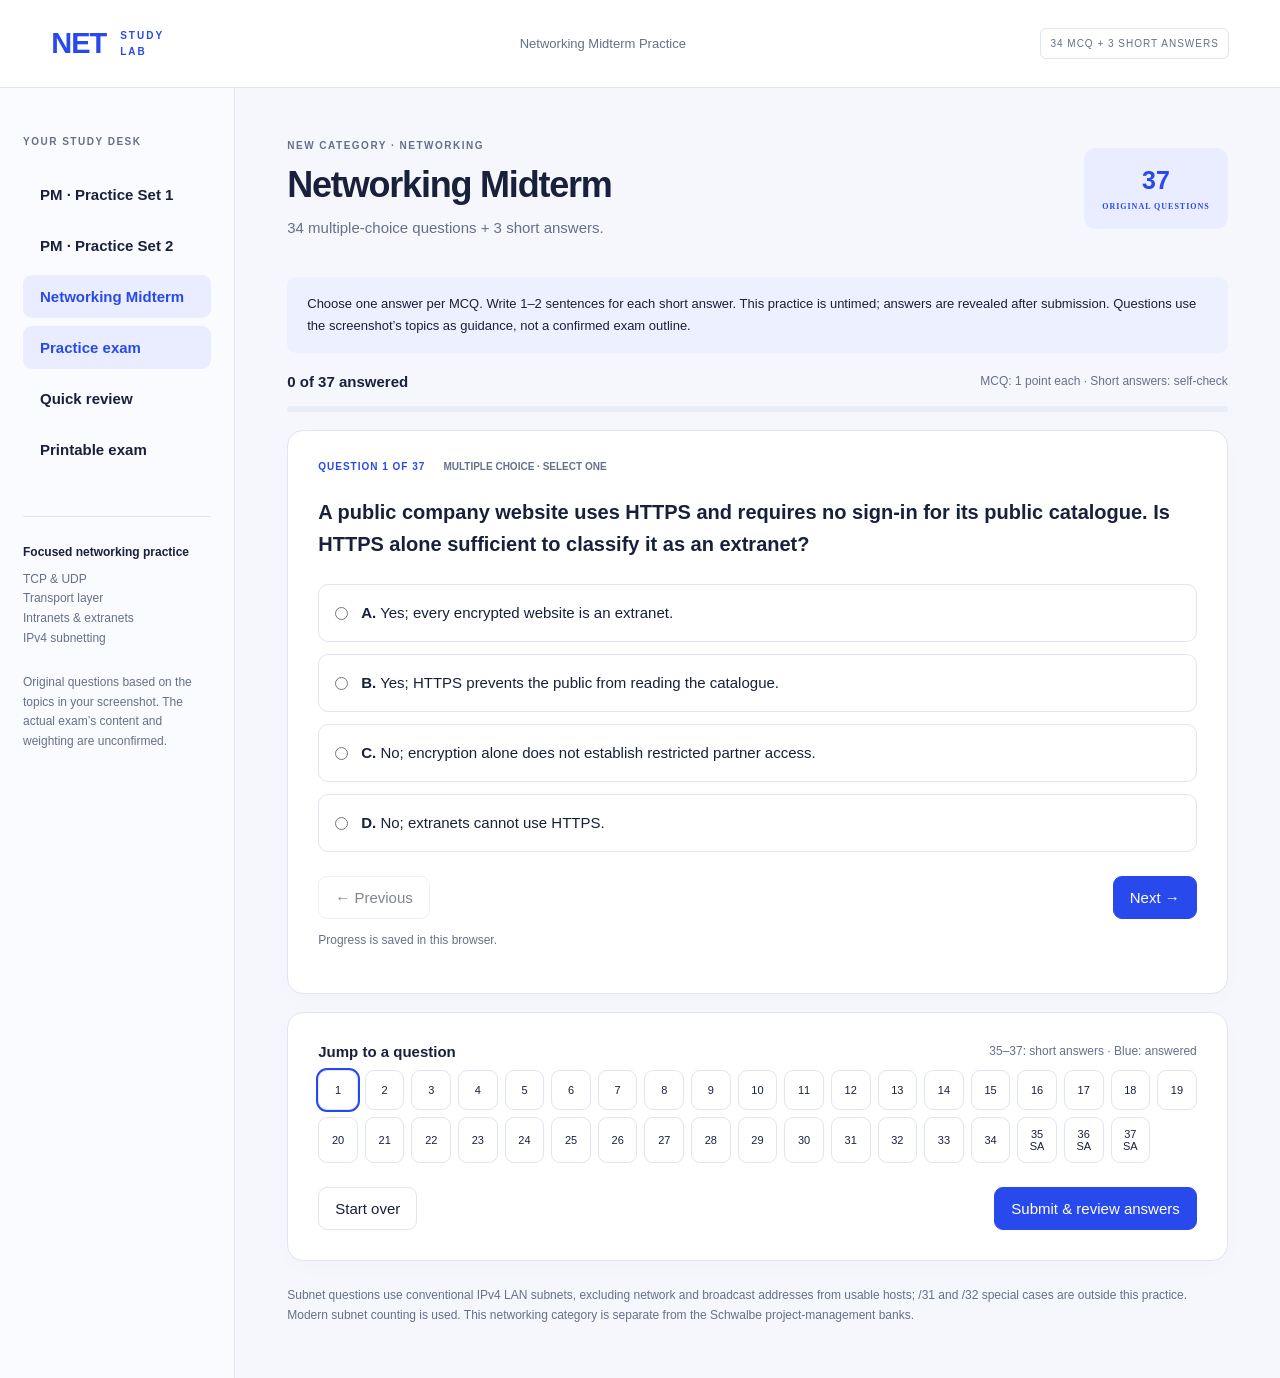
<file: networking.html>
<!doctype html>
<html lang="en"><head><meta charset="utf-8"><meta name="viewport" content="width=device-width,initial-scale=1"><title>Networking Midterm · Study Lab</title><meta name="description" content="Original networking practice: 34 multiple-choice questions and 3 short answers with explained solutions."><link rel="stylesheet" href="styles.css?v=20261027"><link rel="stylesheet" href="networking.css?v=20261027"></head>
<body><header><a class="brand" href="networking.html">NET<span>STUDY LAB</span></a><span>Networking Midterm Practice</span><span class="tag">34 MCQ + 3 SHORT ANSWERS</span></header>
<div class="shell"><aside><p class="eyebrow">YOUR STUDY DESK</p><nav aria-label="Study categories"><a class="bank-link" href="index.html">PM · Practice Set 1</a><a class="bank-link" href="set2.html">PM · Practice Set 2</a><a class="bank-link active" href="networking.html" aria-current="page">Networking Midterm</a><button id="examTab" type="button">Practice exam</button><button id="reviewTab" type="button">Quick review</button><a class="bank-link" href="networking-printable.html">Printable exam</a></nav><div class="aside-note"><strong>Focused networking practice</strong><p>TCP &amp; UDP<br>Transport layer<br>Intranets &amp; extranets<br>IPv4 subnetting</p><p>Original questions based on the topics in your screenshot. The actual exam’s content and weighting are unconfirmed.</p></div></aside>
<main id="networkMain"><p>Loading your networking exam…</p><noscript><p>Enable JavaScript for interactive practice, or <a href="networking-printable.html">open the printable exam and answer key</a>.</p></noscript></main></div>
<script src="networking-data.js?v=20261027"></script><script src="networking.js?v=20261027"></script></body></html>
</file>
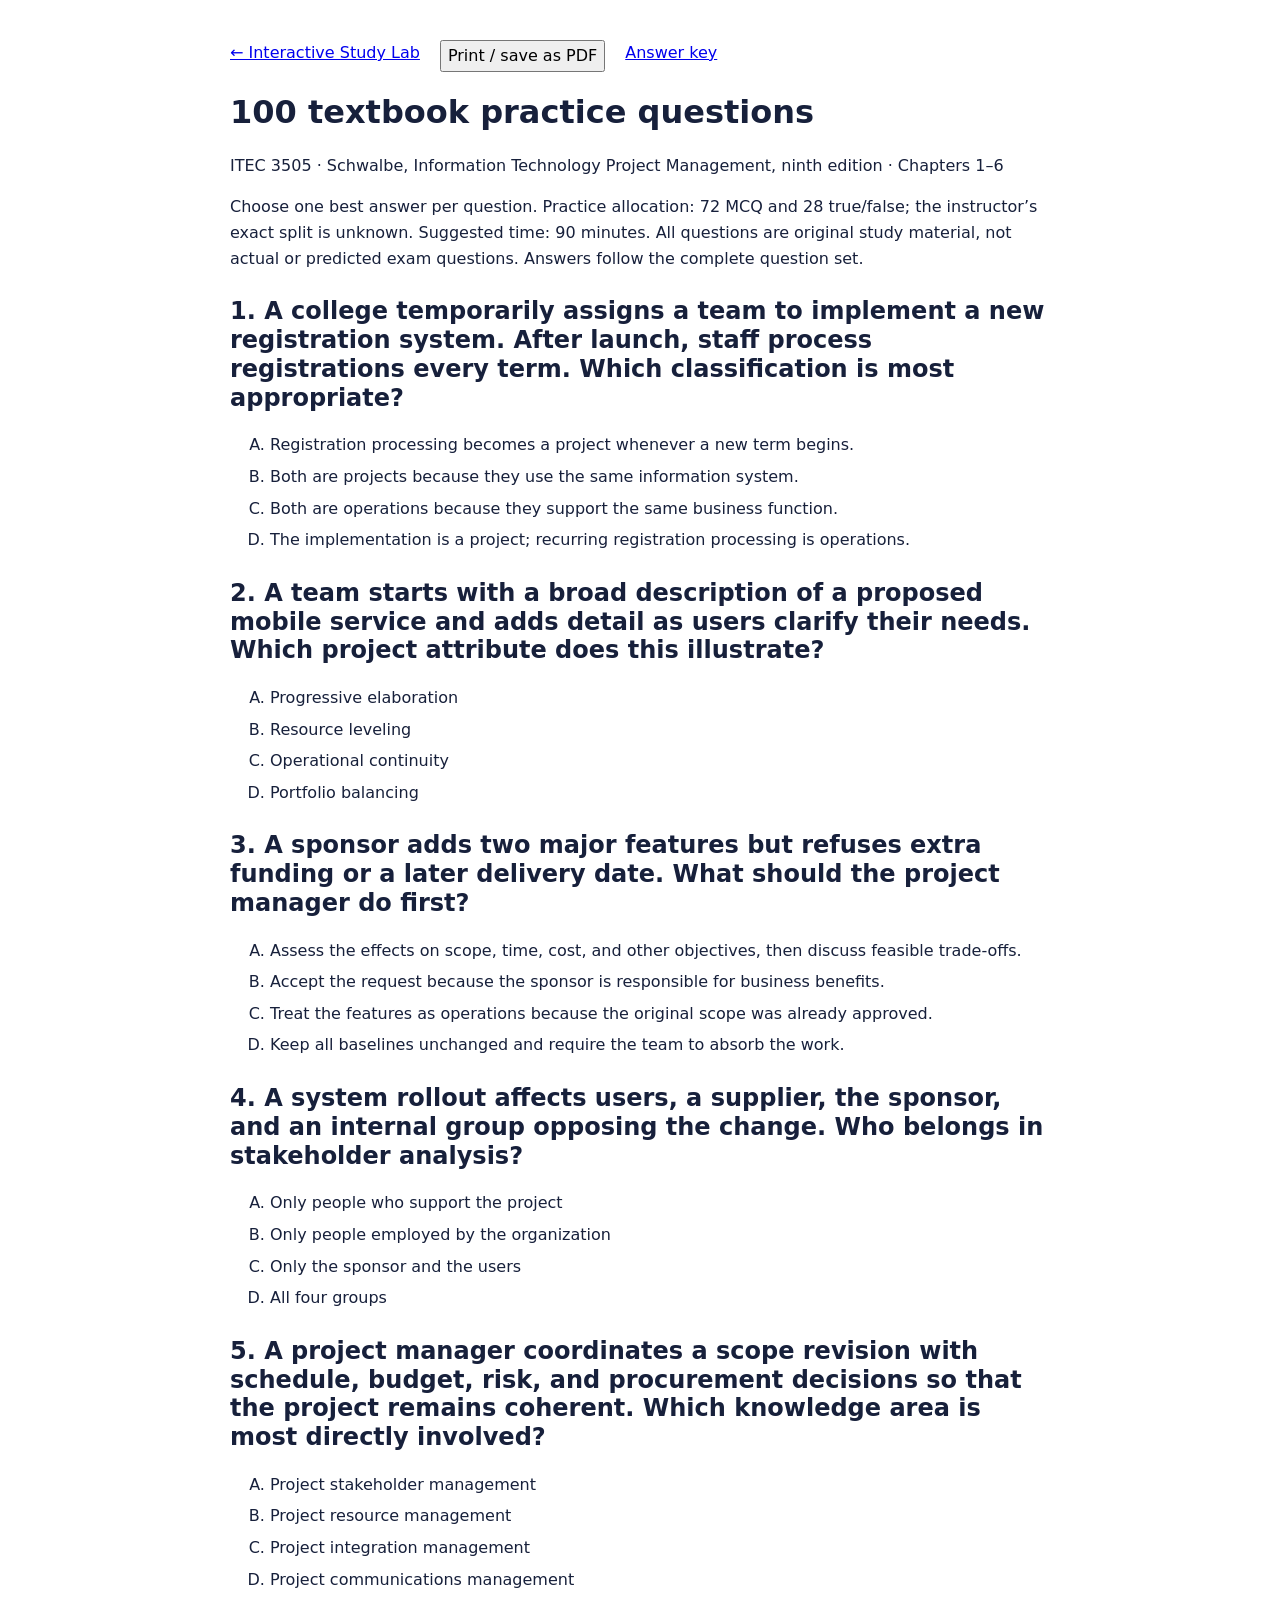
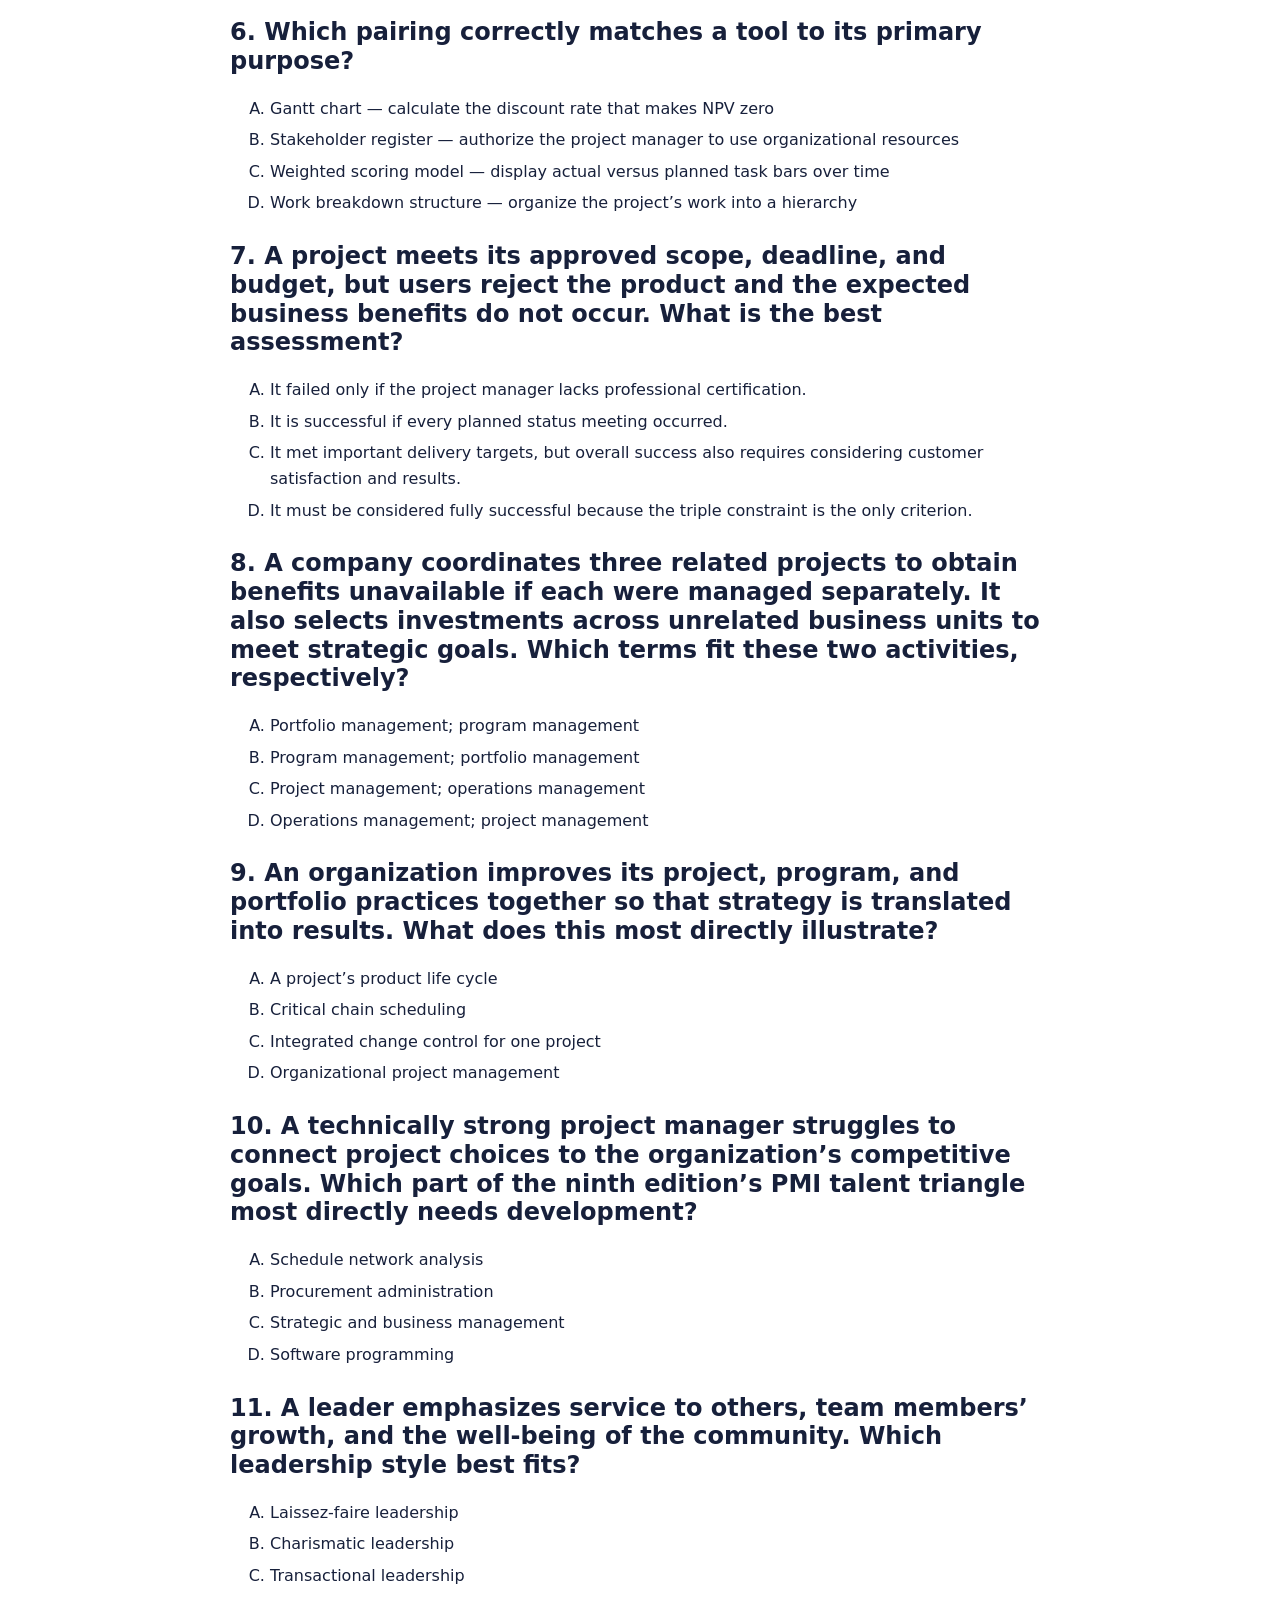
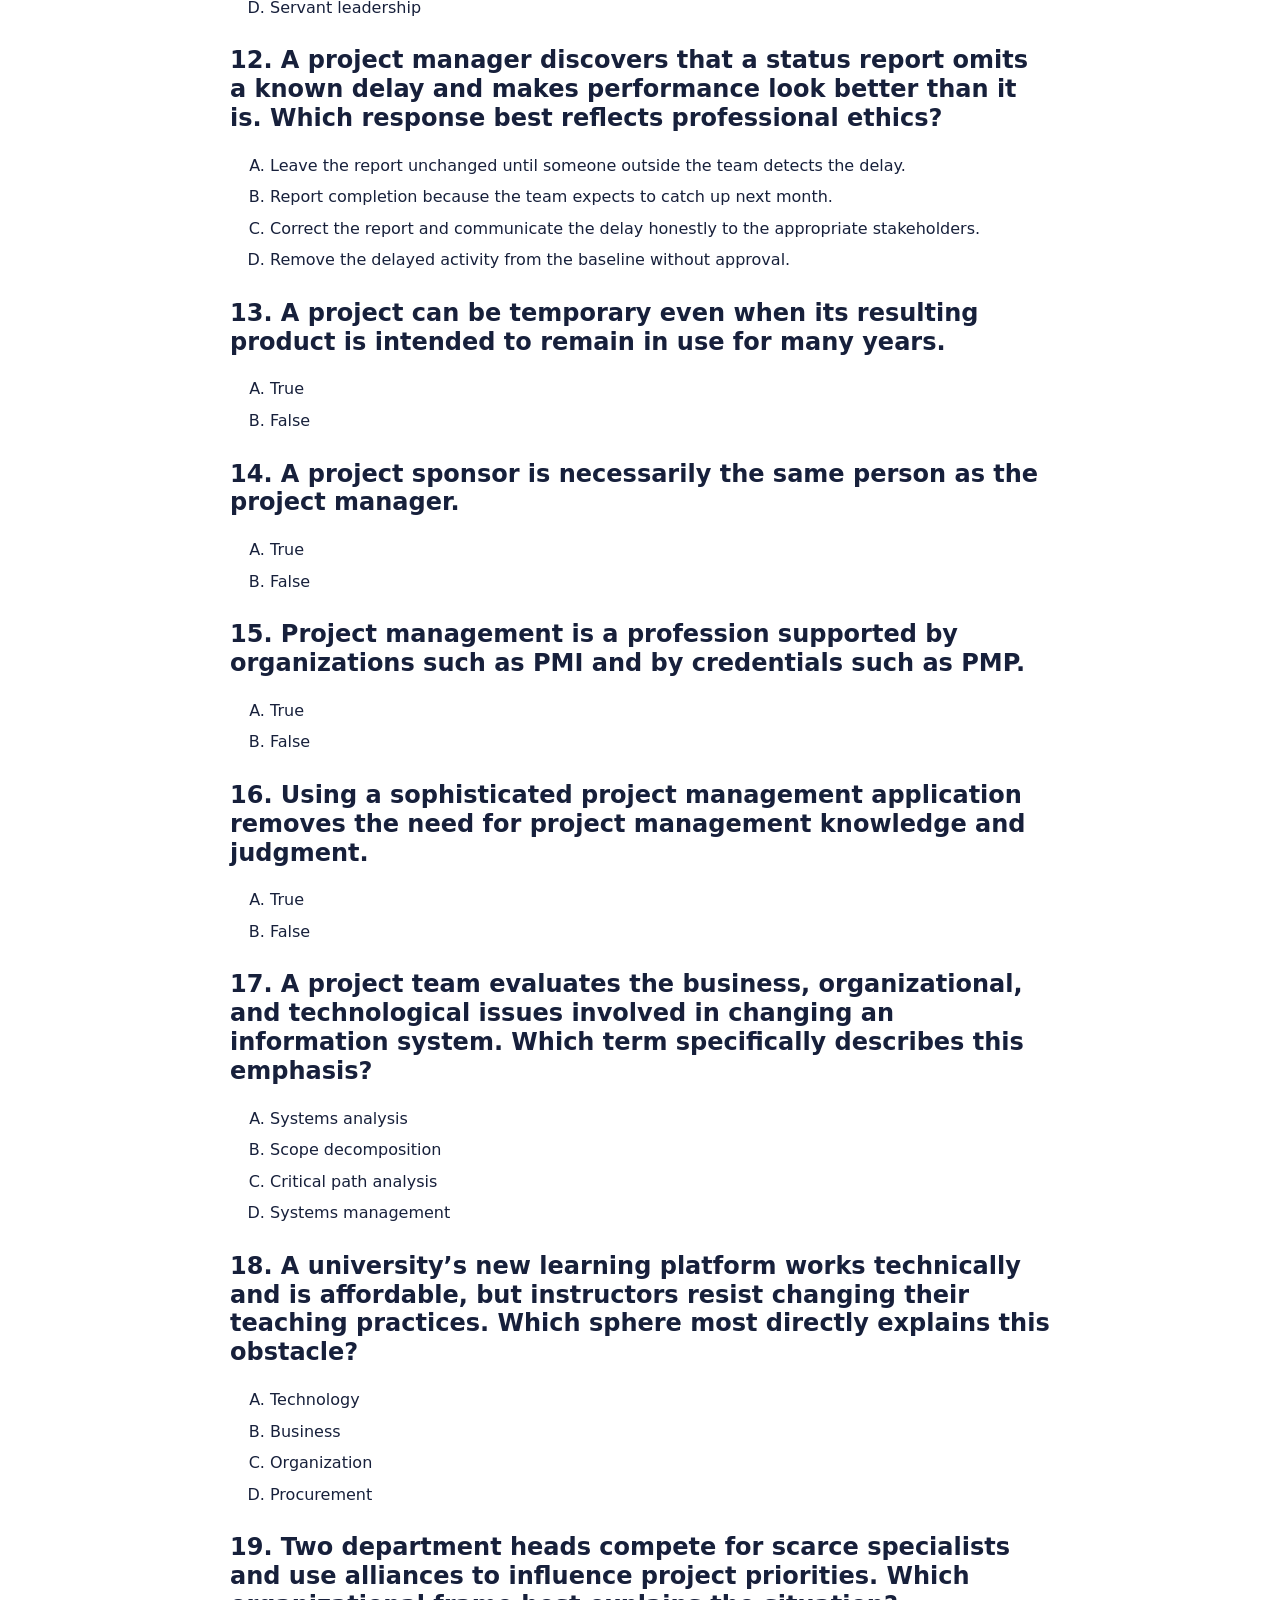
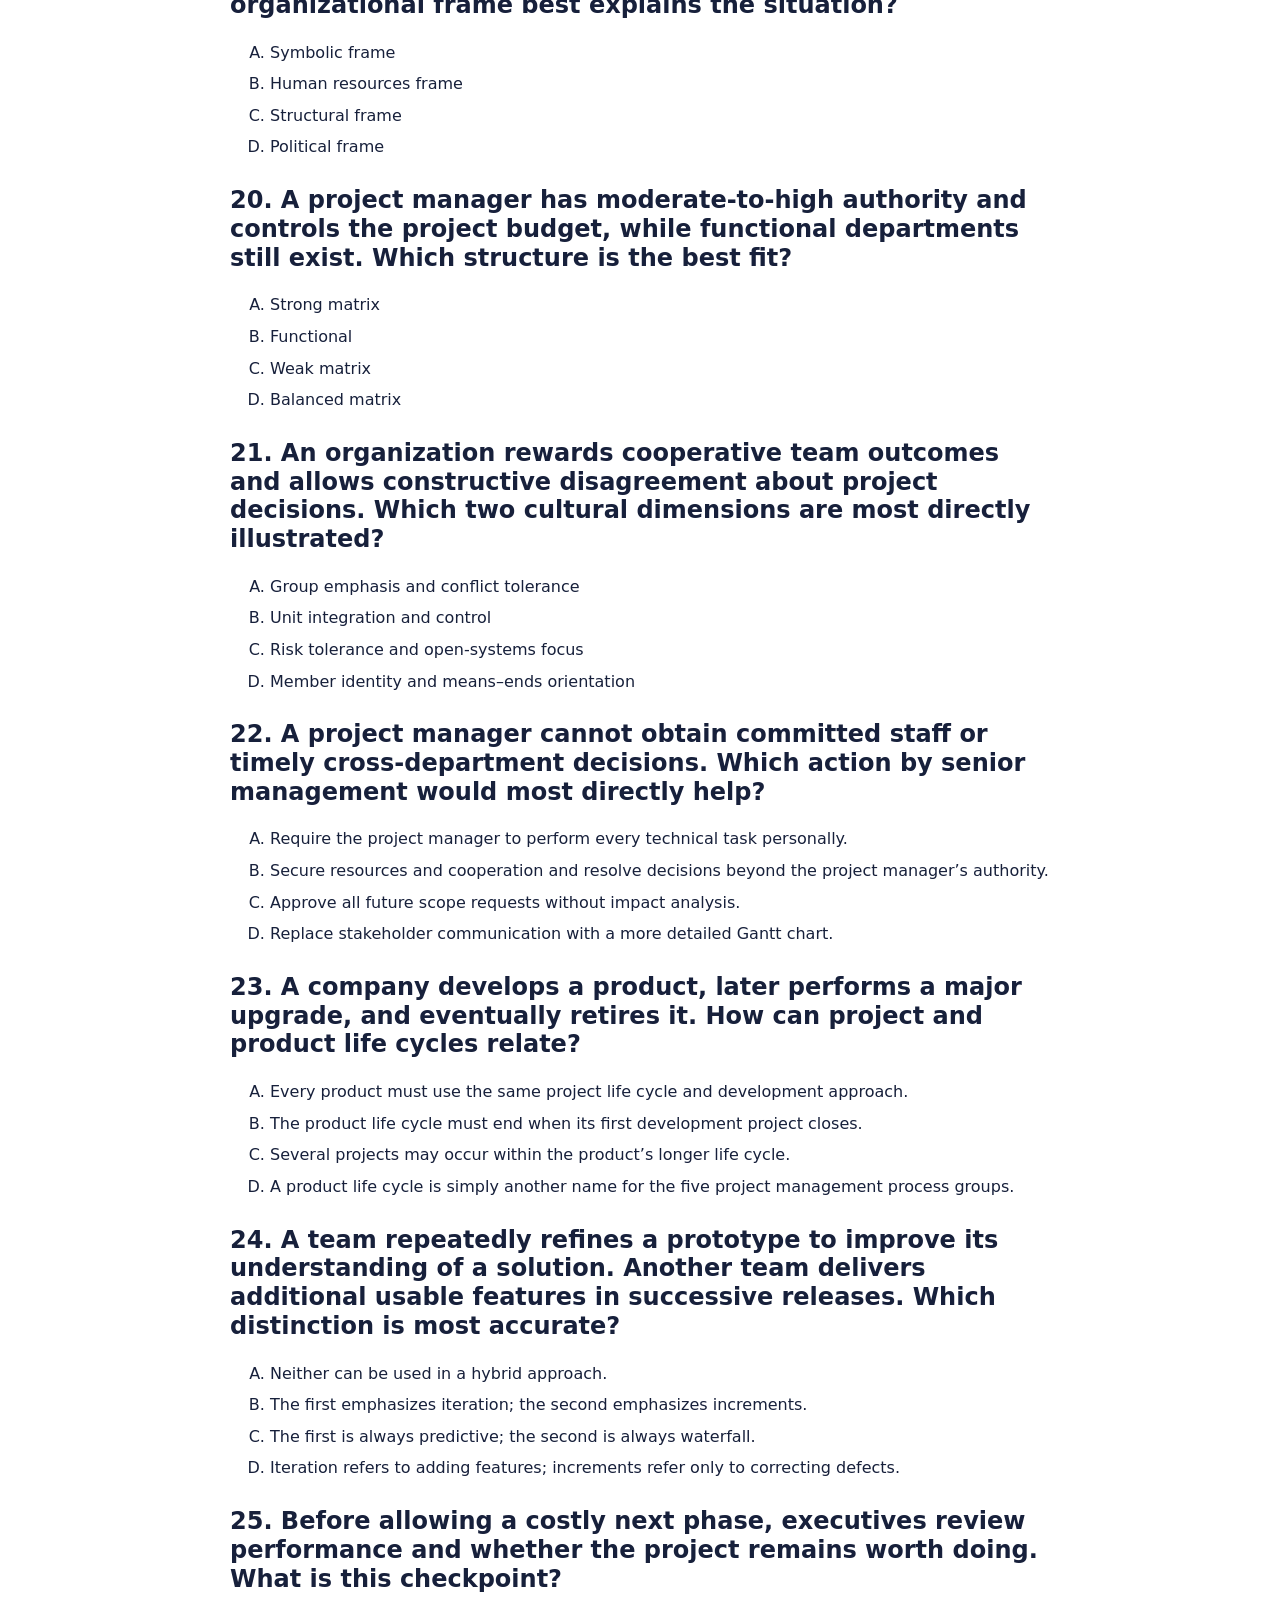
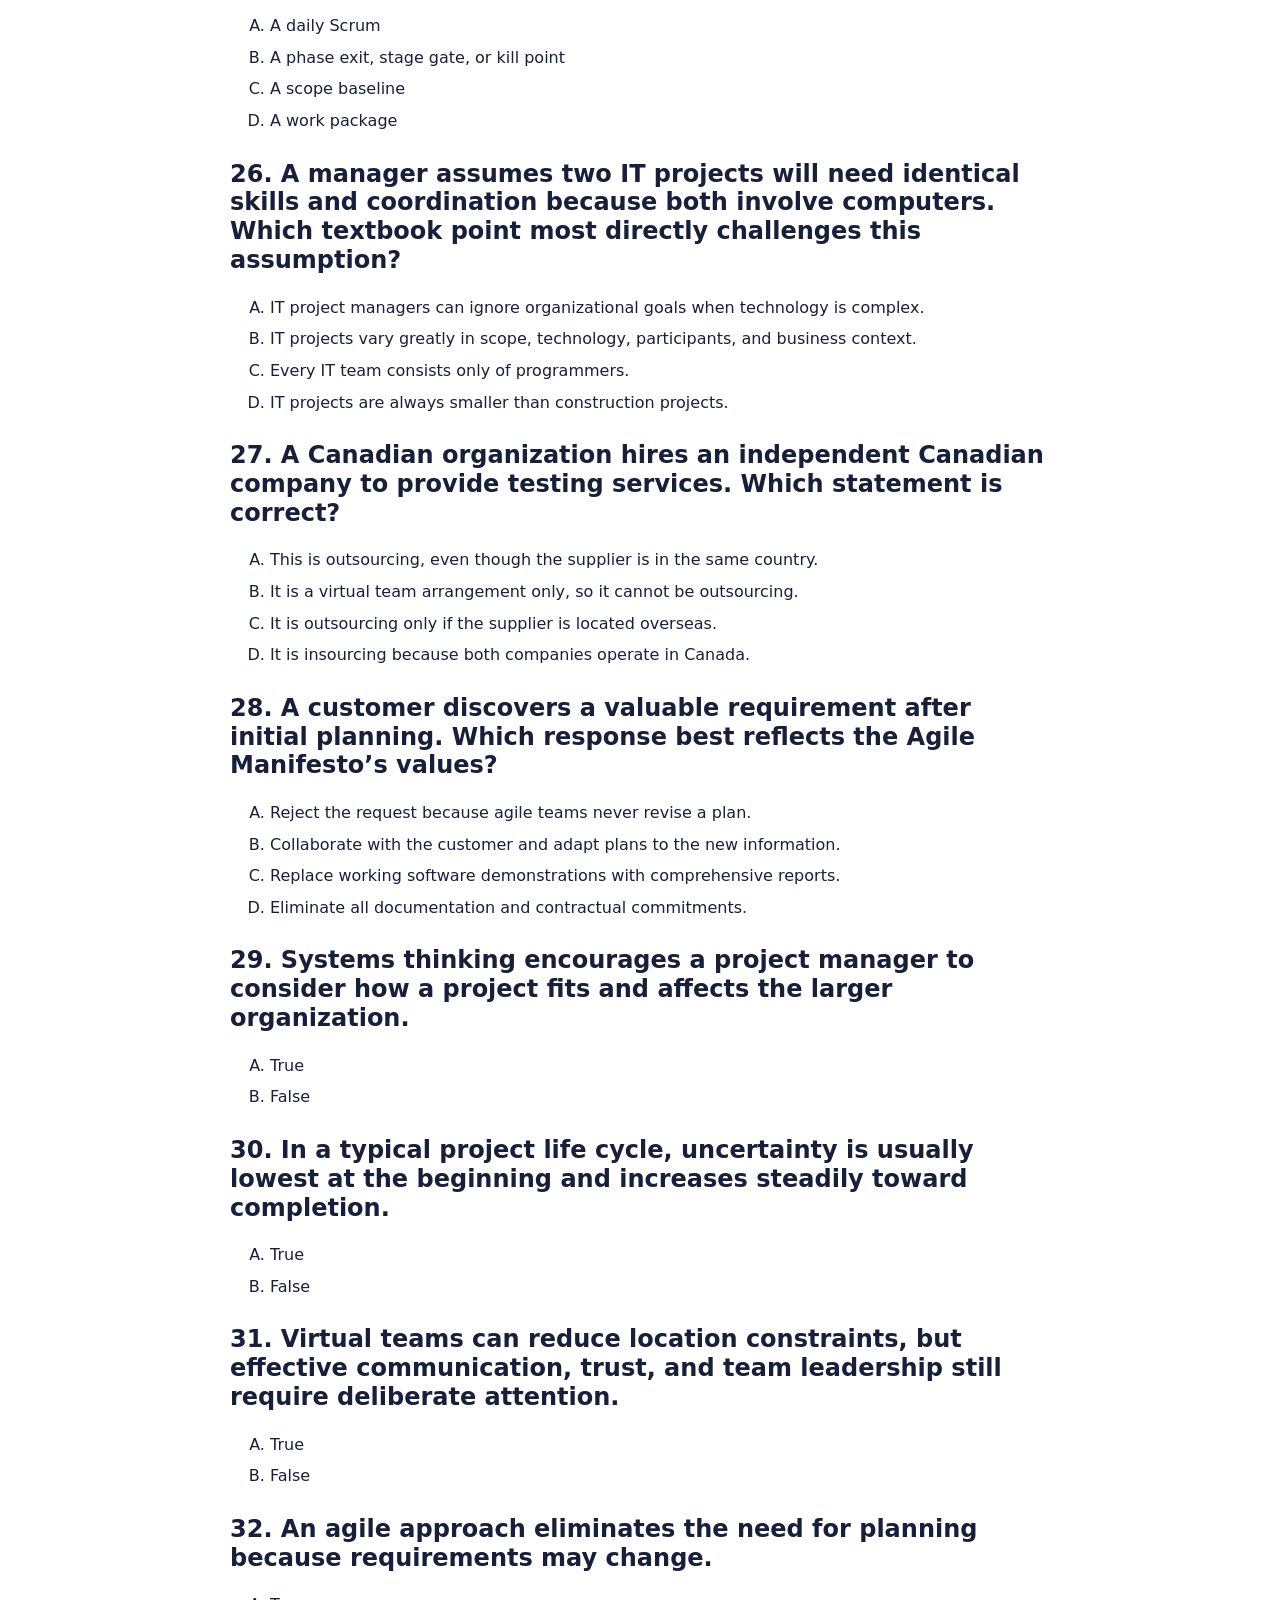
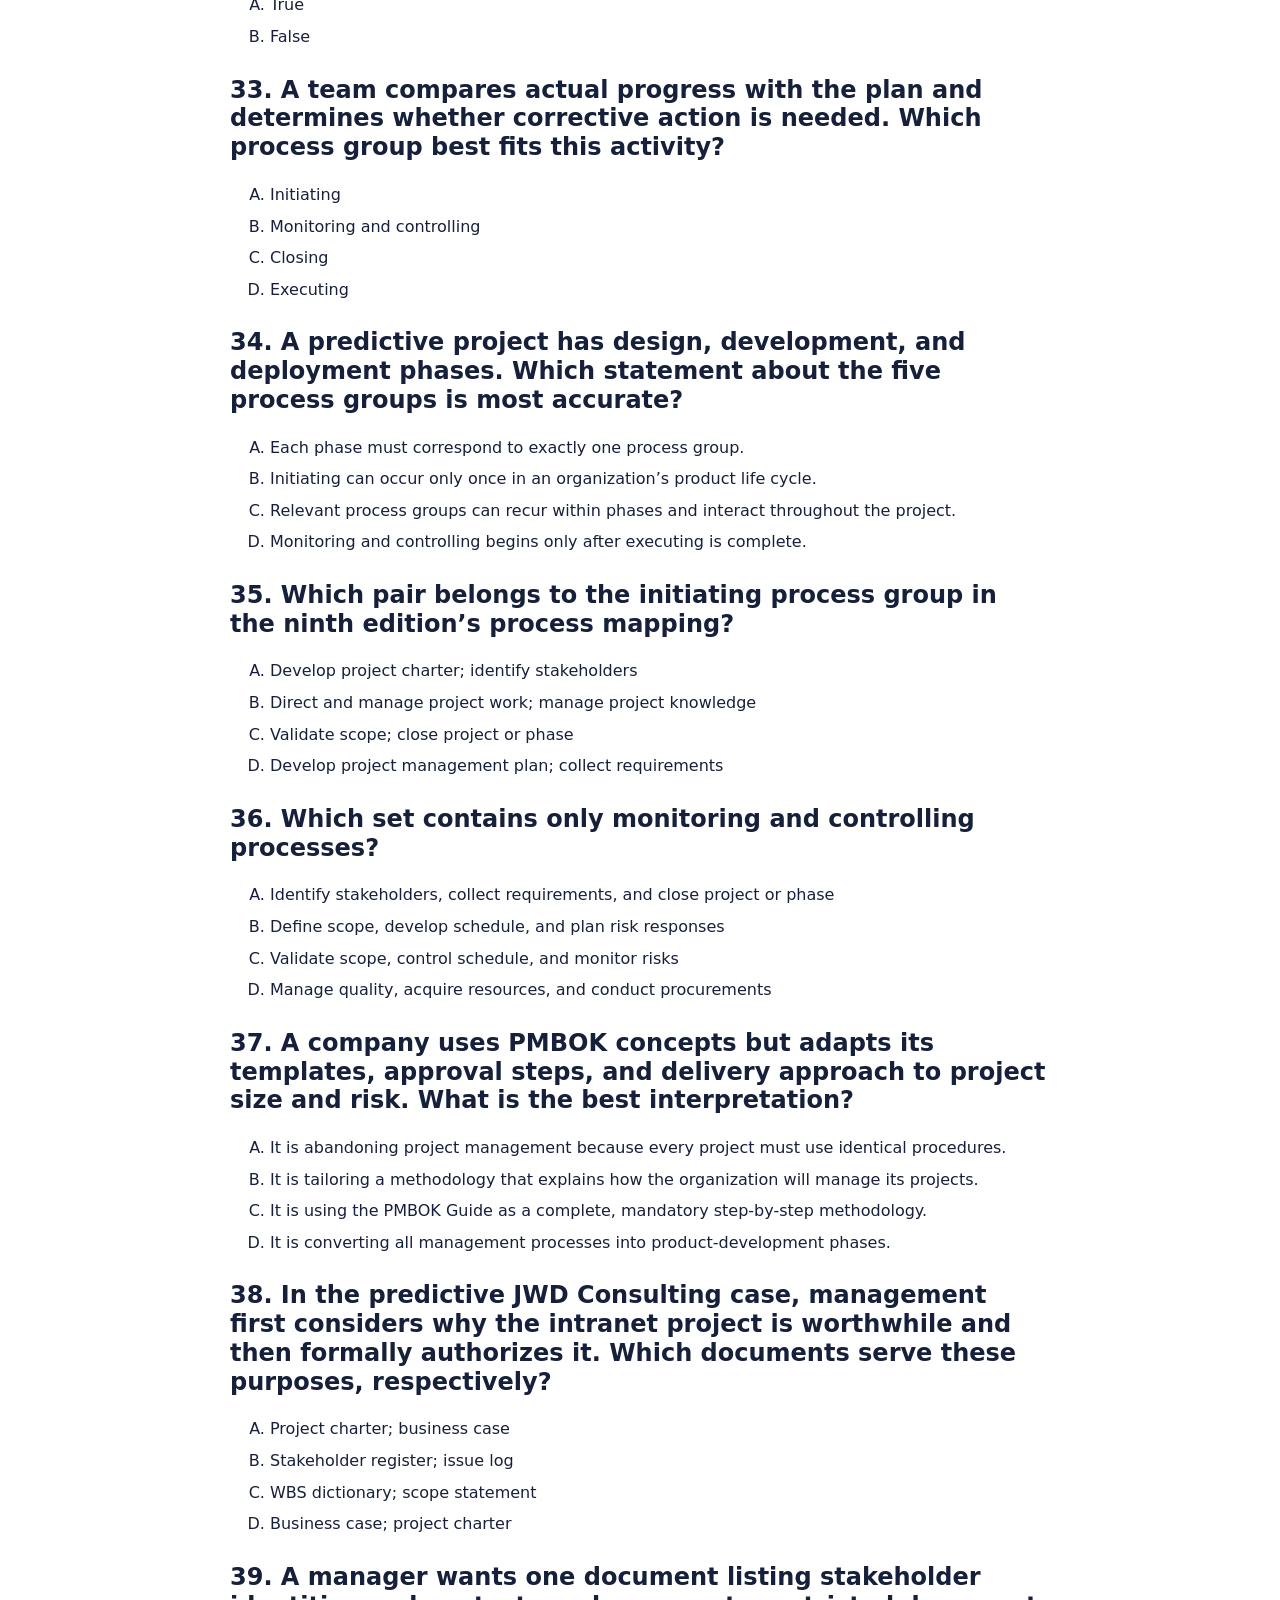
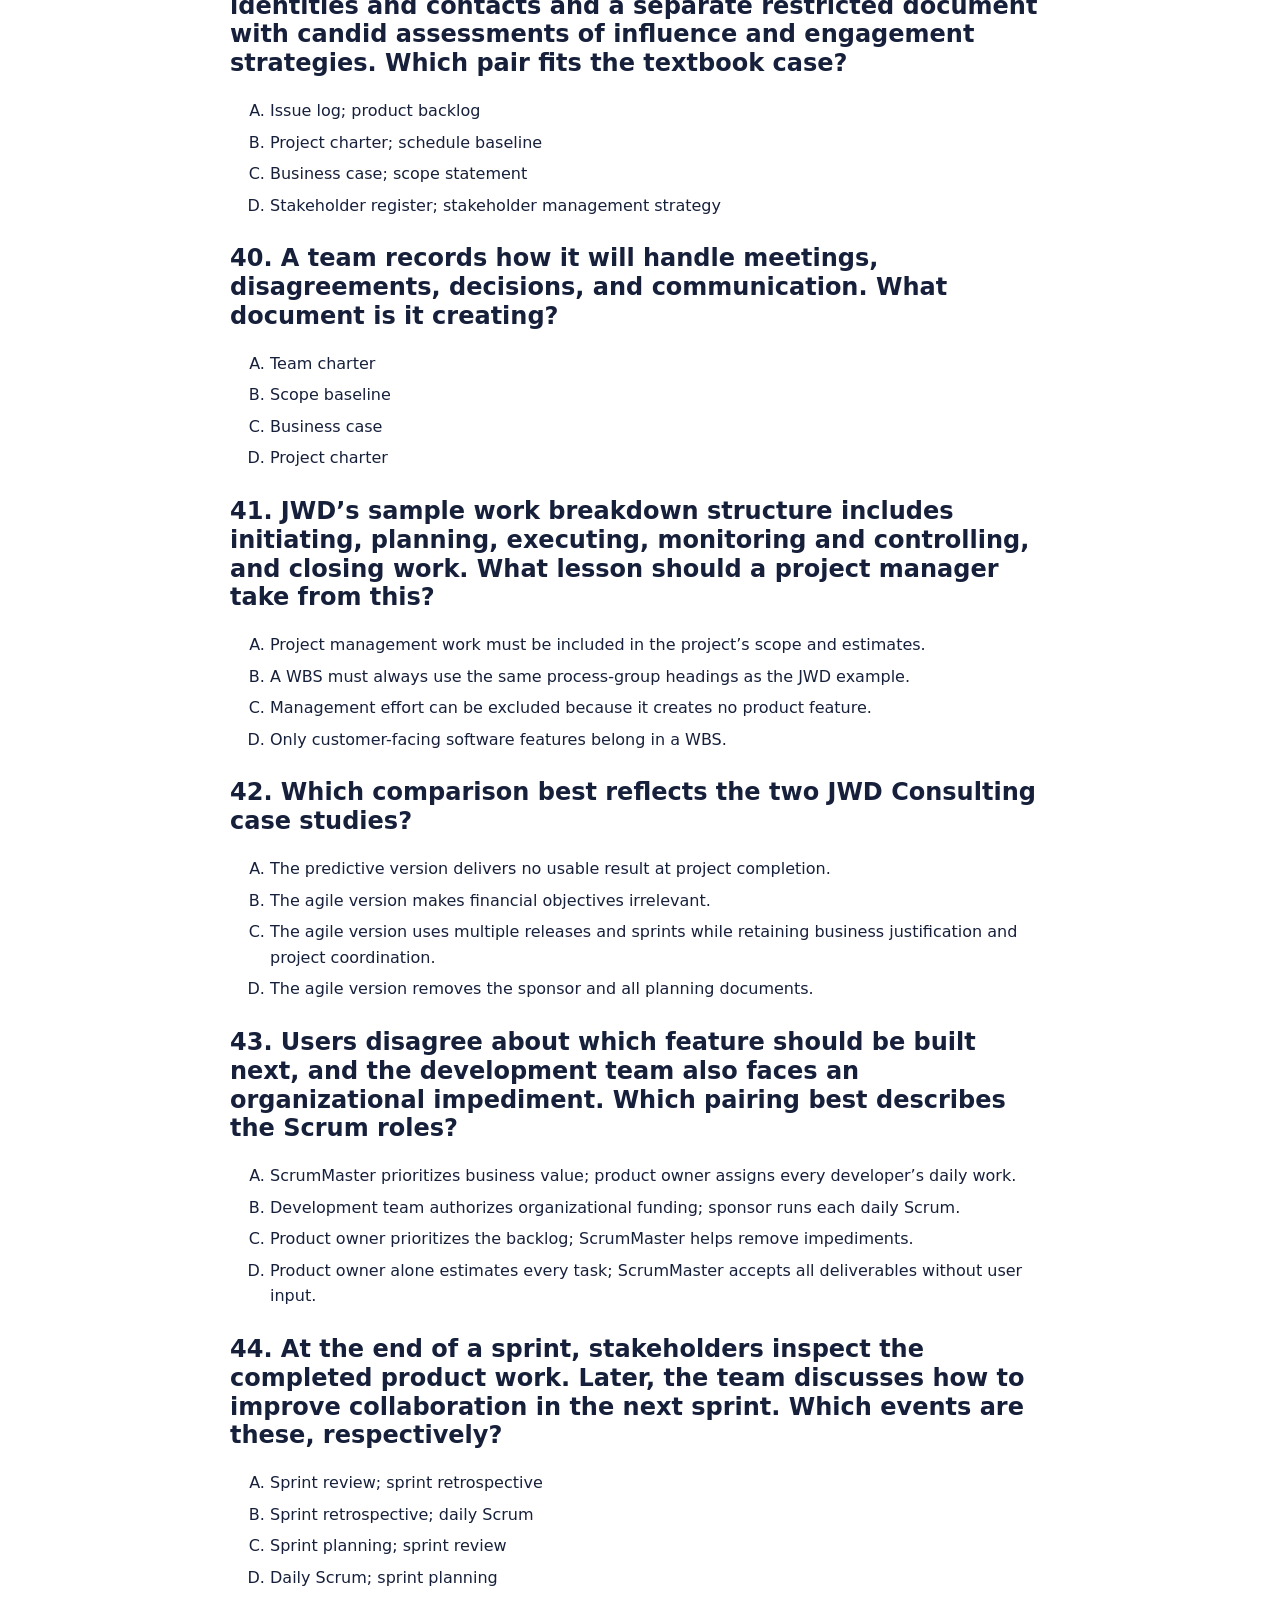
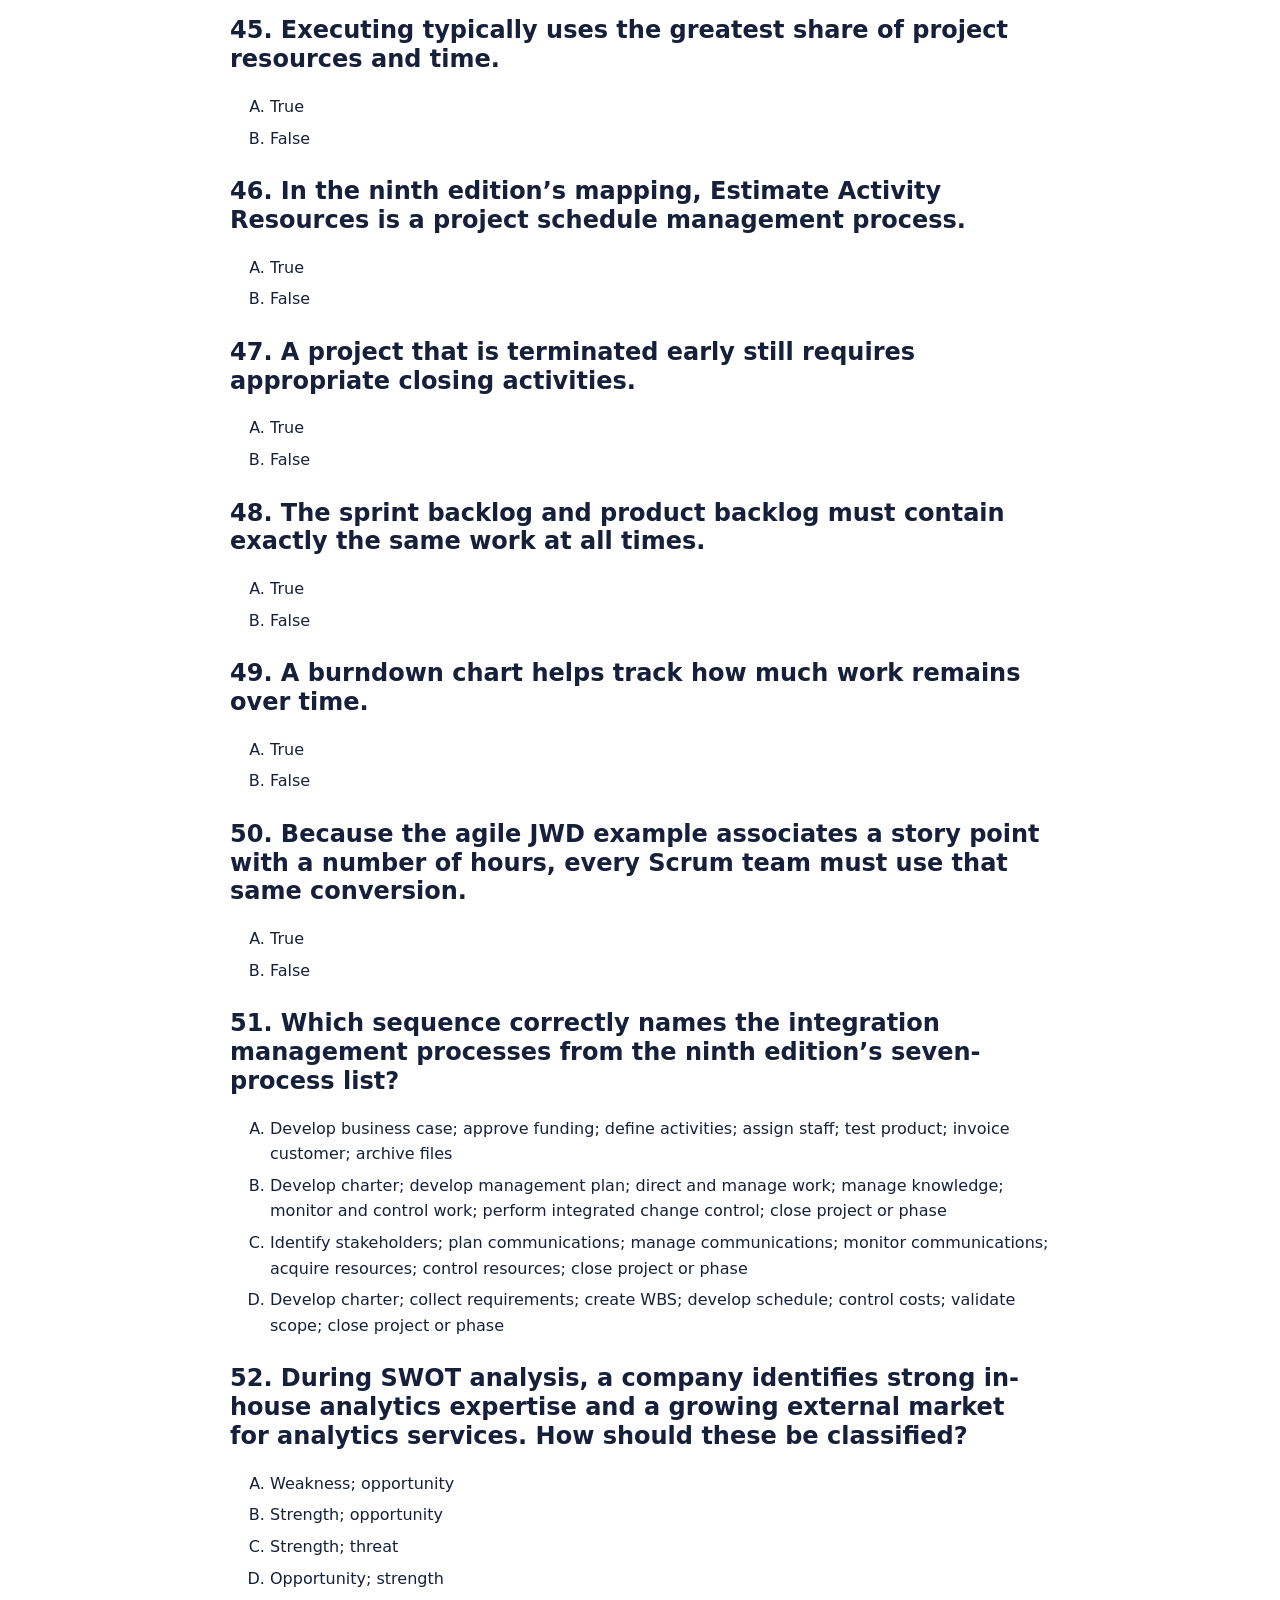
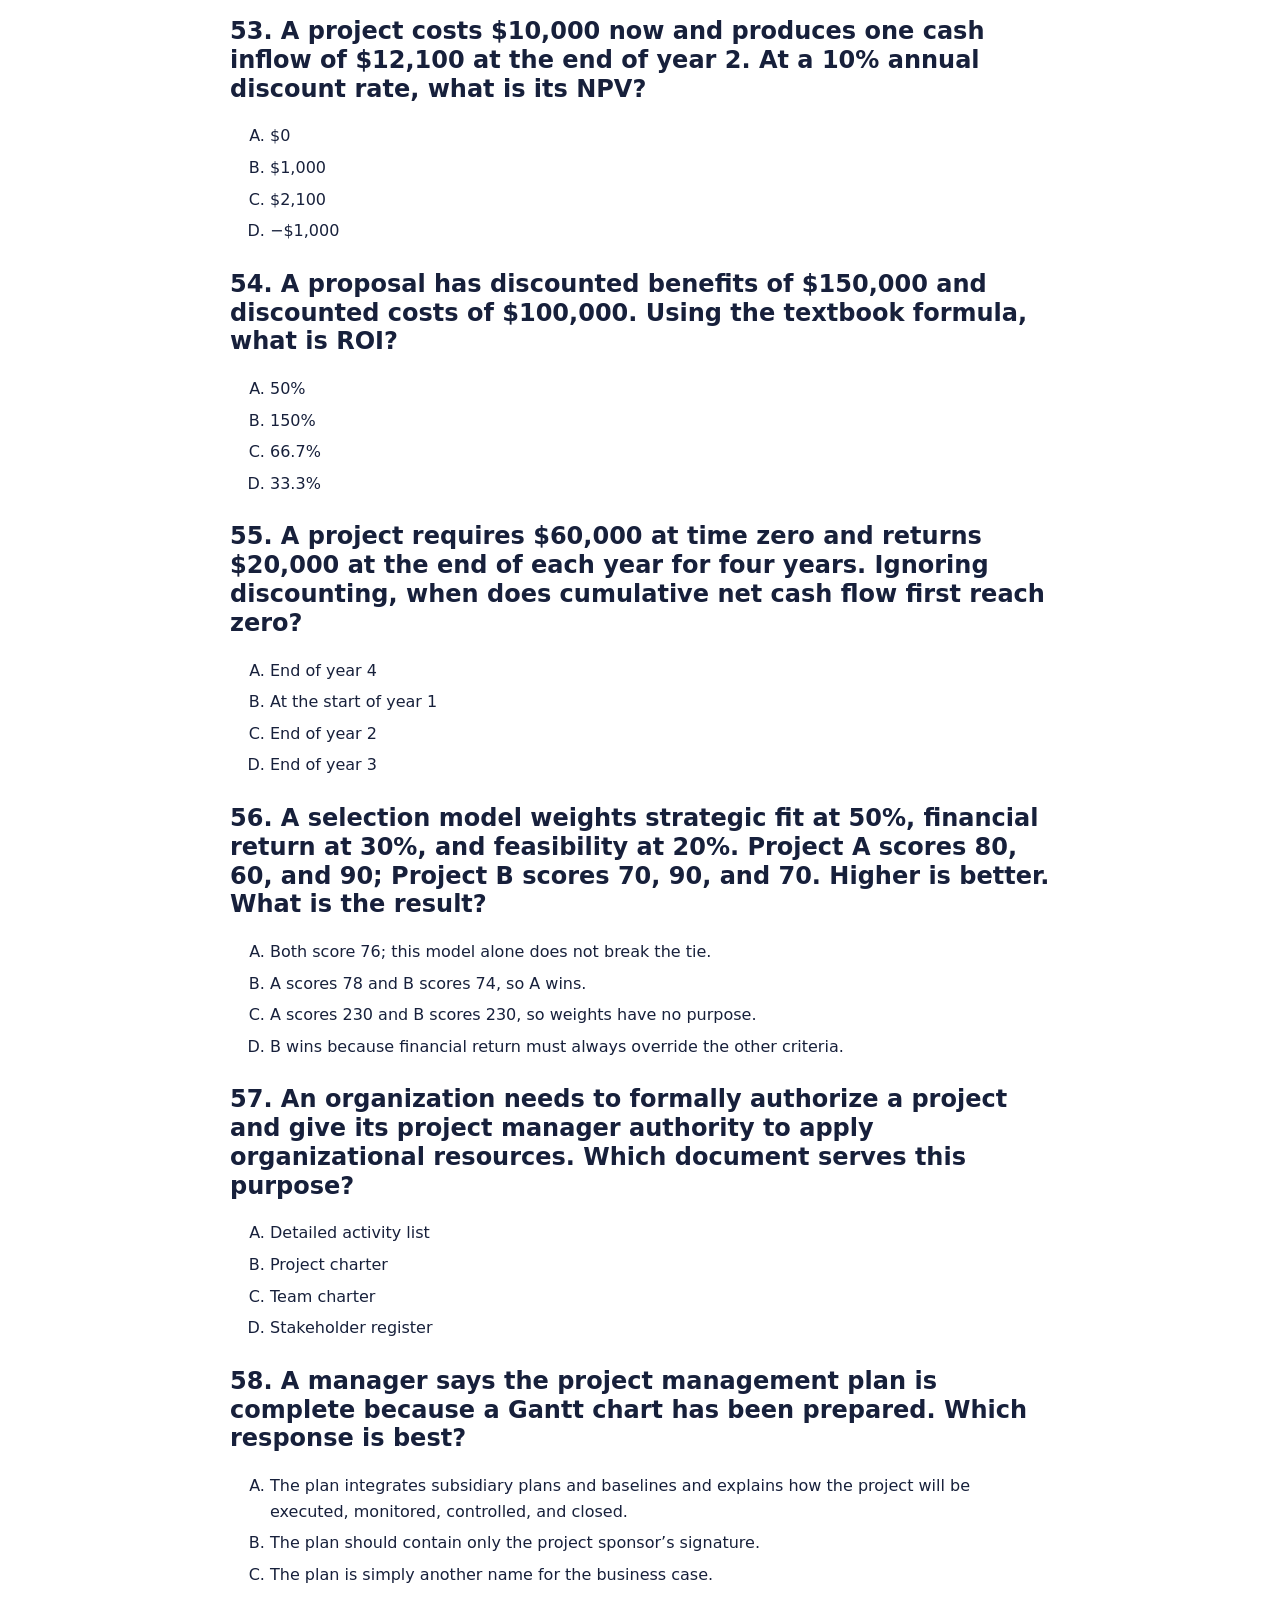
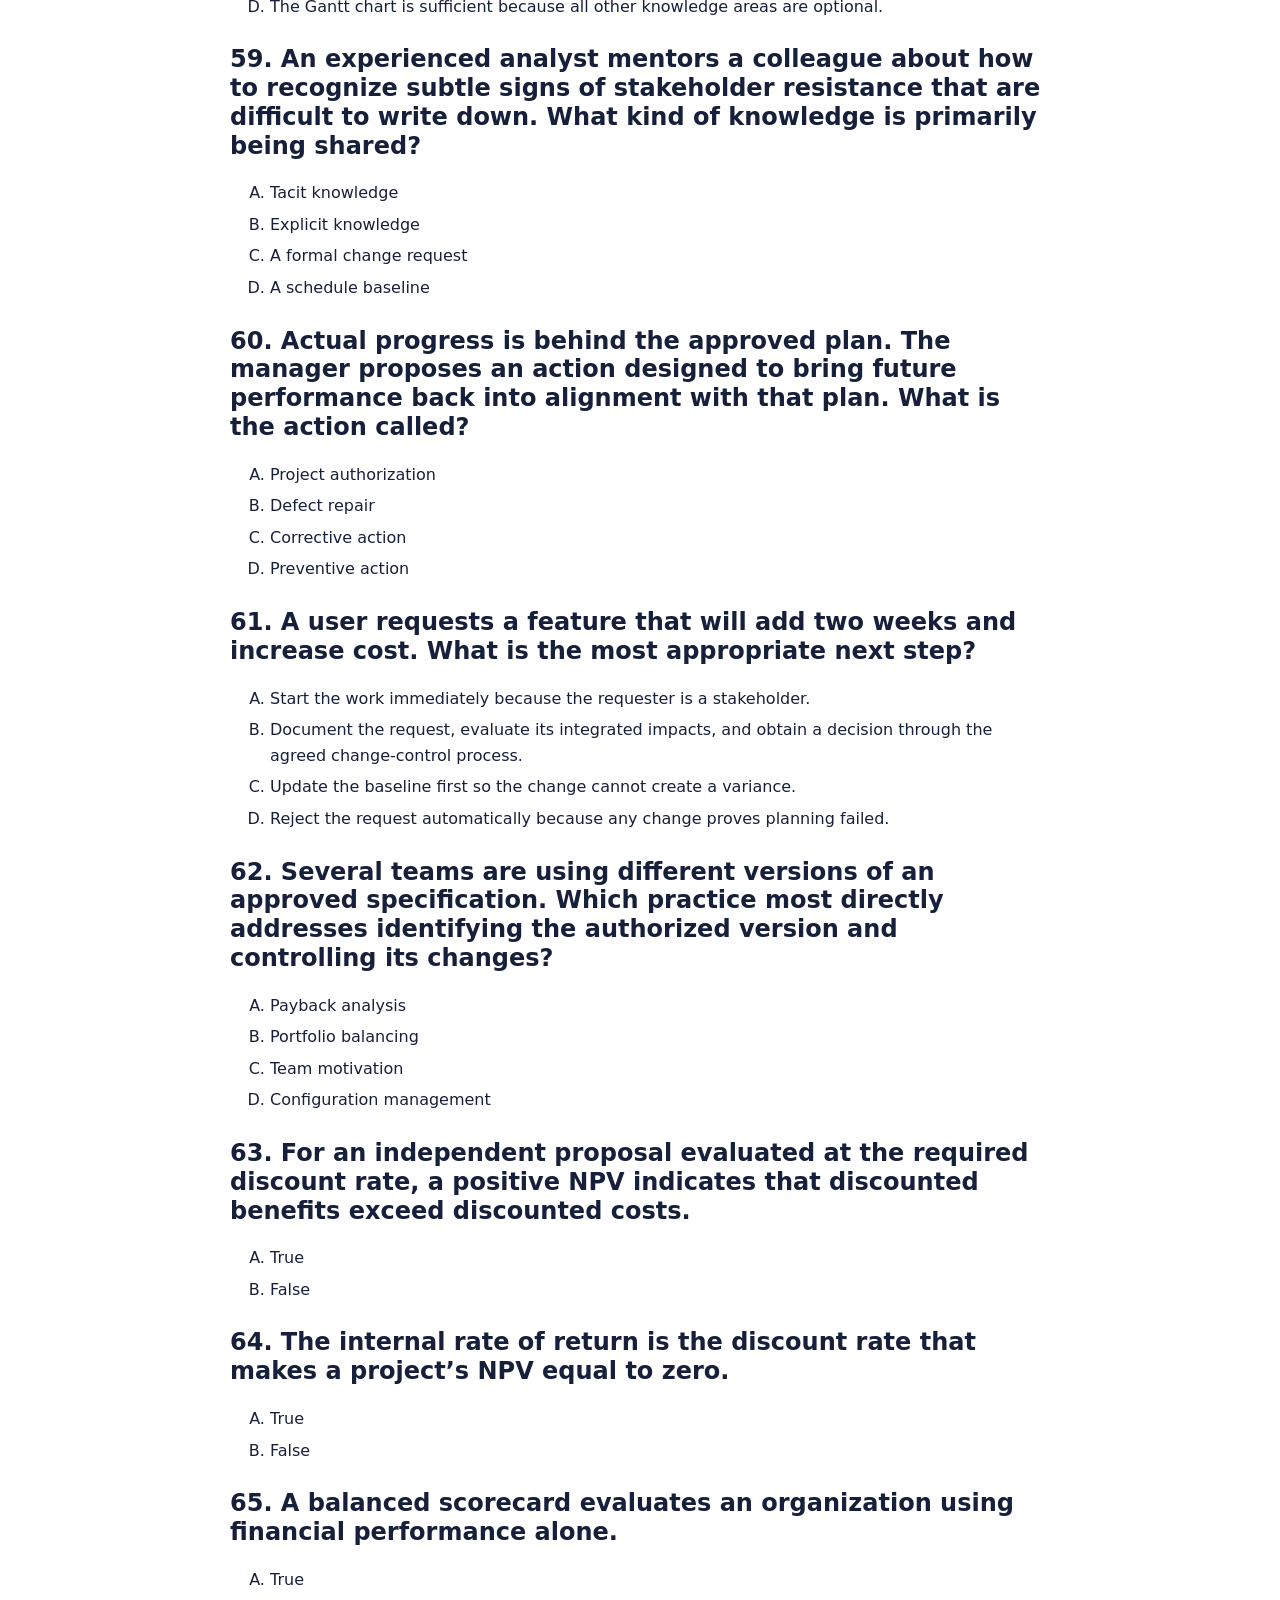
<file: printable.html>
<!doctype html><html lang="en"><head><meta charset="utf-8"><meta name="viewport" content="width=device-width,initial-scale=1"><title>ITEC 3505 · 100 textbook practice questions</title><style>body{max-width:820px;margin:40px auto;padding:0 24px;font:16px/1.6 system-ui,sans-serif;color:#17203b}h1,h2{line-height:1.2}li{margin:6px 0}.item{break-inside:avoid;margin:26px 0}small{color:#526078}.key{break-before:page}button,a{font:inherit}nav{display:flex;gap:20px;flex-wrap:wrap} @media print{nav{display:none}body{margin:0;padding:0;font-size:10.5pt}.item{margin:18pt 0}a{color:inherit;text-decoration:none}@page{size:letter;margin:.7in}}</style></head><body><nav><a href="index.html">← Interactive Study Lab</a><button onclick="window.print()">Print / save as PDF</button><a href="#answers">Answer key</a></nav><h1>100 textbook practice questions</h1><p>ITEC 3505 · Schwalbe, Information Technology Project Management, ninth edition · Chapters 1–6</p><p>Choose one best answer per question. Practice allocation: 72 MCQ and 28 true/false; the instructor’s exact split is unknown. Suggested time: 90 minutes. All questions are original study material, not actual or predicted exam questions. Answers follow the complete question set.</p>
<section class="item"><h2>1. A college temporarily assigns a team to implement a new registration system. After launch, staff process registrations every term. Which classification is most appropriate?</h2><ol type="A"><li>Registration processing becomes a project whenever a new term begins.</li><li>Both are projects because they use the same information system.</li><li>Both are operations because they support the same business function.</li><li>The implementation is a project; recurring registration processing is operations.</li></ol></section>
<section class="item"><h2>2. A team starts with a broad description of a proposed mobile service and adds detail as users clarify their needs. Which project attribute does this illustrate?</h2><ol type="A"><li>Progressive elaboration</li><li>Resource leveling</li><li>Operational continuity</li><li>Portfolio balancing</li></ol></section>
<section class="item"><h2>3. A sponsor adds two major features but refuses extra funding or a later delivery date. What should the project manager do first?</h2><ol type="A"><li>Assess the effects on scope, time, cost, and other objectives, then discuss feasible trade-offs.</li><li>Accept the request because the sponsor is responsible for business benefits.</li><li>Treat the features as operations because the original scope was already approved.</li><li>Keep all baselines unchanged and require the team to absorb the work.</li></ol></section>
<section class="item"><h2>4. A system rollout affects users, a supplier, the sponsor, and an internal group opposing the change. Who belongs in stakeholder analysis?</h2><ol type="A"><li>Only people who support the project</li><li>Only people employed by the organization</li><li>Only the sponsor and the users</li><li>All four groups</li></ol></section>
<section class="item"><h2>5. A project manager coordinates a scope revision with schedule, budget, risk, and procurement decisions so that the project remains coherent. Which knowledge area is most directly involved?</h2><ol type="A"><li>Project stakeholder management</li><li>Project resource management</li><li>Project integration management</li><li>Project communications management</li></ol></section>
<section class="item"><h2>6. Which pairing correctly matches a tool to its primary purpose?</h2><ol type="A"><li>Gantt chart — calculate the discount rate that makes NPV zero</li><li>Stakeholder register — authorize the project manager to use organizational resources</li><li>Weighted scoring model — display actual versus planned task bars over time</li><li>Work breakdown structure — organize the project’s work into a hierarchy</li></ol></section>
<section class="item"><h2>7. A project meets its approved scope, deadline, and budget, but users reject the product and the expected business benefits do not occur. What is the best assessment?</h2><ol type="A"><li>It failed only if the project manager lacks professional certification.</li><li>It is successful if every planned status meeting occurred.</li><li>It met important delivery targets, but overall success also requires considering customer satisfaction and results.</li><li>It must be considered fully successful because the triple constraint is the only criterion.</li></ol></section>
<section class="item"><h2>8. A company coordinates three related projects to obtain benefits unavailable if each were managed separately. It also selects investments across unrelated business units to meet strategic goals. Which terms fit these two activities, respectively?</h2><ol type="A"><li>Portfolio management; program management</li><li>Program management; portfolio management</li><li>Project management; operations management</li><li>Operations management; project management</li></ol></section>
<section class="item"><h2>9. An organization improves its project, program, and portfolio practices together so that strategy is translated into results. What does this most directly illustrate?</h2><ol type="A"><li>A project’s product life cycle</li><li>Critical chain scheduling</li><li>Integrated change control for one project</li><li>Organizational project management</li></ol></section>
<section class="item"><h2>10. A technically strong project manager struggles to connect project choices to the organization’s competitive goals. Which part of the ninth edition’s PMI talent triangle most directly needs development?</h2><ol type="A"><li>Schedule network analysis</li><li>Procurement administration</li><li>Strategic and business management</li><li>Software programming</li></ol></section>
<section class="item"><h2>11. A leader emphasizes service to others, team members’ growth, and the well-being of the community. Which leadership style best fits?</h2><ol type="A"><li>Laissez-faire leadership</li><li>Charismatic leadership</li><li>Transactional leadership</li><li>Servant leadership</li></ol></section>
<section class="item"><h2>12. A project manager discovers that a status report omits a known delay and makes performance look better than it is. Which response best reflects professional ethics?</h2><ol type="A"><li>Leave the report unchanged until someone outside the team detects the delay.</li><li>Report completion because the team expects to catch up next month.</li><li>Correct the report and communicate the delay honestly to the appropriate stakeholders.</li><li>Remove the delayed activity from the baseline without approval.</li></ol></section>
<section class="item"><h2>13. A project can be temporary even when its resulting product is intended to remain in use for many years.</h2><ol type="A"><li>True</li><li>False</li></ol></section>
<section class="item"><h2>14. A project sponsor is necessarily the same person as the project manager.</h2><ol type="A"><li>True</li><li>False</li></ol></section>
<section class="item"><h2>15. Project management is a profession supported by organizations such as PMI and by credentials such as PMP.</h2><ol type="A"><li>True</li><li>False</li></ol></section>
<section class="item"><h2>16. Using a sophisticated project management application removes the need for project management knowledge and judgment.</h2><ol type="A"><li>True</li><li>False</li></ol></section>
<section class="item"><h2>17. A project team evaluates the business, organizational, and technological issues involved in changing an information system. Which term specifically describes this emphasis?</h2><ol type="A"><li>Systems analysis</li><li>Scope decomposition</li><li>Critical path analysis</li><li>Systems management</li></ol></section>
<section class="item"><h2>18. A university’s new learning platform works technically and is affordable, but instructors resist changing their teaching practices. Which sphere most directly explains this obstacle?</h2><ol type="A"><li>Technology</li><li>Business</li><li>Organization</li><li>Procurement</li></ol></section>
<section class="item"><h2>19. Two department heads compete for scarce specialists and use alliances to influence project priorities. Which organizational frame best explains the situation?</h2><ol type="A"><li>Symbolic frame</li><li>Human resources frame</li><li>Structural frame</li><li>Political frame</li></ol></section>
<section class="item"><h2>20. A project manager has moderate-to-high authority and controls the project budget, while functional departments still exist. Which structure is the best fit?</h2><ol type="A"><li>Strong matrix</li><li>Functional</li><li>Weak matrix</li><li>Balanced matrix</li></ol></section>
<section class="item"><h2>21. An organization rewards cooperative team outcomes and allows constructive disagreement about project decisions. Which two cultural dimensions are most directly illustrated?</h2><ol type="A"><li>Group emphasis and conflict tolerance</li><li>Unit integration and control</li><li>Risk tolerance and open-systems focus</li><li>Member identity and means–ends orientation</li></ol></section>
<section class="item"><h2>22. A project manager cannot obtain committed staff or timely cross-department decisions. Which action by senior management would most directly help?</h2><ol type="A"><li>Require the project manager to perform every technical task personally.</li><li>Secure resources and cooperation and resolve decisions beyond the project manager’s authority.</li><li>Approve all future scope requests without impact analysis.</li><li>Replace stakeholder communication with a more detailed Gantt chart.</li></ol></section>
<section class="item"><h2>23. A company develops a product, later performs a major upgrade, and eventually retires it. How can project and product life cycles relate?</h2><ol type="A"><li>Every product must use the same project life cycle and development approach.</li><li>The product life cycle must end when its first development project closes.</li><li>Several projects may occur within the product’s longer life cycle.</li><li>A product life cycle is simply another name for the five project management process groups.</li></ol></section>
<section class="item"><h2>24. A team repeatedly refines a prototype to improve its understanding of a solution. Another team delivers additional usable features in successive releases. Which distinction is most accurate?</h2><ol type="A"><li>Neither can be used in a hybrid approach.</li><li>The first emphasizes iteration; the second emphasizes increments.</li><li>The first is always predictive; the second is always waterfall.</li><li>Iteration refers to adding features; increments refer only to correcting defects.</li></ol></section>
<section class="item"><h2>25. Before allowing a costly next phase, executives review performance and whether the project remains worth doing. What is this checkpoint?</h2><ol type="A"><li>A daily Scrum</li><li>A phase exit, stage gate, or kill point</li><li>A scope baseline</li><li>A work package</li></ol></section>
<section class="item"><h2>26. A manager assumes two IT projects will need identical skills and coordination because both involve computers. Which textbook point most directly challenges this assumption?</h2><ol type="A"><li>IT project managers can ignore organizational goals when technology is complex.</li><li>IT projects vary greatly in scope, technology, participants, and business context.</li><li>Every IT team consists only of programmers.</li><li>IT projects are always smaller than construction projects.</li></ol></section>
<section class="item"><h2>27. A Canadian organization hires an independent Canadian company to provide testing services. Which statement is correct?</h2><ol type="A"><li>This is outsourcing, even though the supplier is in the same country.</li><li>It is a virtual team arrangement only, so it cannot be outsourcing.</li><li>It is outsourcing only if the supplier is located overseas.</li><li>It is insourcing because both companies operate in Canada.</li></ol></section>
<section class="item"><h2>28. A customer discovers a valuable requirement after initial planning. Which response best reflects the Agile Manifesto’s values?</h2><ol type="A"><li>Reject the request because agile teams never revise a plan.</li><li>Collaborate with the customer and adapt plans to the new information.</li><li>Replace working software demonstrations with comprehensive reports.</li><li>Eliminate all documentation and contractual commitments.</li></ol></section>
<section class="item"><h2>29. Systems thinking encourages a project manager to consider how a project fits and affects the larger organization.</h2><ol type="A"><li>True</li><li>False</li></ol></section>
<section class="item"><h2>30. In a typical project life cycle, uncertainty is usually lowest at the beginning and increases steadily toward completion.</h2><ol type="A"><li>True</li><li>False</li></ol></section>
<section class="item"><h2>31. Virtual teams can reduce location constraints, but effective communication, trust, and team leadership still require deliberate attention.</h2><ol type="A"><li>True</li><li>False</li></ol></section>
<section class="item"><h2>32. An agile approach eliminates the need for planning because requirements may change.</h2><ol type="A"><li>True</li><li>False</li></ol></section>
<section class="item"><h2>33. A team compares actual progress with the plan and determines whether corrective action is needed. Which process group best fits this activity?</h2><ol type="A"><li>Initiating</li><li>Monitoring and controlling</li><li>Closing</li><li>Executing</li></ol></section>
<section class="item"><h2>34. A predictive project has design, development, and deployment phases. Which statement about the five process groups is most accurate?</h2><ol type="A"><li>Each phase must correspond to exactly one process group.</li><li>Initiating can occur only once in an organization’s product life cycle.</li><li>Relevant process groups can recur within phases and interact throughout the project.</li><li>Monitoring and controlling begins only after executing is complete.</li></ol></section>
<section class="item"><h2>35. Which pair belongs to the initiating process group in the ninth edition’s process mapping?</h2><ol type="A"><li>Develop project charter; identify stakeholders</li><li>Direct and manage project work; manage project knowledge</li><li>Validate scope; close project or phase</li><li>Develop project management plan; collect requirements</li></ol></section>
<section class="item"><h2>36. Which set contains only monitoring and controlling processes?</h2><ol type="A"><li>Identify stakeholders, collect requirements, and close project or phase</li><li>Define scope, develop schedule, and plan risk responses</li><li>Validate scope, control schedule, and monitor risks</li><li>Manage quality, acquire resources, and conduct procurements</li></ol></section>
<section class="item"><h2>37. A company uses PMBOK concepts but adapts its templates, approval steps, and delivery approach to project size and risk. What is the best interpretation?</h2><ol type="A"><li>It is abandoning project management because every project must use identical procedures.</li><li>It is tailoring a methodology that explains how the organization will manage its projects.</li><li>It is using the PMBOK Guide as a complete, mandatory step-by-step methodology.</li><li>It is converting all management processes into product-development phases.</li></ol></section>
<section class="item"><h2>38. In the predictive JWD Consulting case, management first considers why the intranet project is worthwhile and then formally authorizes it. Which documents serve these purposes, respectively?</h2><ol type="A"><li>Project charter; business case</li><li>Stakeholder register; issue log</li><li>WBS dictionary; scope statement</li><li>Business case; project charter</li></ol></section>
<section class="item"><h2>39. A manager wants one document listing stakeholder identities and contacts and a separate restricted document with candid assessments of influence and engagement strategies. Which pair fits the textbook case?</h2><ol type="A"><li>Issue log; product backlog</li><li>Project charter; schedule baseline</li><li>Business case; scope statement</li><li>Stakeholder register; stakeholder management strategy</li></ol></section>
<section class="item"><h2>40. A team records how it will handle meetings, disagreements, decisions, and communication. What document is it creating?</h2><ol type="A"><li>Team charter</li><li>Scope baseline</li><li>Business case</li><li>Project charter</li></ol></section>
<section class="item"><h2>41. JWD’s sample work breakdown structure includes initiating, planning, executing, monitoring and controlling, and closing work. What lesson should a project manager take from this?</h2><ol type="A"><li>Project management work must be included in the project’s scope and estimates.</li><li>A WBS must always use the same process-group headings as the JWD example.</li><li>Management effort can be excluded because it creates no product feature.</li><li>Only customer-facing software features belong in a WBS.</li></ol></section>
<section class="item"><h2>42. Which comparison best reflects the two JWD Consulting case studies?</h2><ol type="A"><li>The predictive version delivers no usable result at project completion.</li><li>The agile version makes financial objectives irrelevant.</li><li>The agile version uses multiple releases and sprints while retaining business justification and project coordination.</li><li>The agile version removes the sponsor and all planning documents.</li></ol></section>
<section class="item"><h2>43. Users disagree about which feature should be built next, and the development team also faces an organizational impediment. Which pairing best describes the Scrum roles?</h2><ol type="A"><li>ScrumMaster prioritizes business value; product owner assigns every developer’s daily work.</li><li>Development team authorizes organizational funding; sponsor runs each daily Scrum.</li><li>Product owner prioritizes the backlog; ScrumMaster helps remove impediments.</li><li>Product owner alone estimates every task; ScrumMaster accepts all deliverables without user input.</li></ol></section>
<section class="item"><h2>44. At the end of a sprint, stakeholders inspect the completed product work. Later, the team discusses how to improve collaboration in the next sprint. Which events are these, respectively?</h2><ol type="A"><li>Sprint review; sprint retrospective</li><li>Sprint retrospective; daily Scrum</li><li>Sprint planning; sprint review</li><li>Daily Scrum; sprint planning</li></ol></section>
<section class="item"><h2>45. Executing typically uses the greatest share of project resources and time.</h2><ol type="A"><li>True</li><li>False</li></ol></section>
<section class="item"><h2>46. In the ninth edition’s mapping, Estimate Activity Resources is a project schedule management process.</h2><ol type="A"><li>True</li><li>False</li></ol></section>
<section class="item"><h2>47. A project that is terminated early still requires appropriate closing activities.</h2><ol type="A"><li>True</li><li>False</li></ol></section>
<section class="item"><h2>48. The sprint backlog and product backlog must contain exactly the same work at all times.</h2><ol type="A"><li>True</li><li>False</li></ol></section>
<section class="item"><h2>49. A burndown chart helps track how much work remains over time.</h2><ol type="A"><li>True</li><li>False</li></ol></section>
<section class="item"><h2>50. Because the agile JWD example associates a story point with a number of hours, every Scrum team must use that same conversion.</h2><ol type="A"><li>True</li><li>False</li></ol></section>
<section class="item"><h2>51. Which sequence correctly names the integration management processes from the ninth edition’s seven-process list?</h2><ol type="A"><li>Develop business case; approve funding; define activities; assign staff; test product; invoice customer; archive files</li><li>Develop charter; develop management plan; direct and manage work; manage knowledge; monitor and control work; perform integrated change control; close project or phase</li><li>Identify stakeholders; plan communications; manage communications; monitor communications; acquire resources; control resources; close project or phase</li><li>Develop charter; collect requirements; create WBS; develop schedule; control costs; validate scope; close project or phase</li></ol></section>
<section class="item"><h2>52. During SWOT analysis, a company identifies strong in-house analytics expertise and a growing external market for analytics services. How should these be classified?</h2><ol type="A"><li>Weakness; opportunity</li><li>Strength; opportunity</li><li>Strength; threat</li><li>Opportunity; strength</li></ol></section>
<section class="item"><h2>53. A project costs $10,000 now and produces one cash inflow of $12,100 at the end of year 2. At a 10% annual discount rate, what is its NPV?</h2><ol type="A"><li>$0</li><li>$1,000</li><li>$2,100</li><li>−$1,000</li></ol></section>
<section class="item"><h2>54. A proposal has discounted benefits of $150,000 and discounted costs of $100,000. Using the textbook formula, what is ROI?</h2><ol type="A"><li>50%</li><li>150%</li><li>66.7%</li><li>33.3%</li></ol></section>
<section class="item"><h2>55. A project requires $60,000 at time zero and returns $20,000 at the end of each year for four years. Ignoring discounting, when does cumulative net cash flow first reach zero?</h2><ol type="A"><li>End of year 4</li><li>At the start of year 1</li><li>End of year 2</li><li>End of year 3</li></ol></section>
<section class="item"><h2>56. A selection model weights strategic fit at 50%, financial return at 30%, and feasibility at 20%. Project A scores 80, 60, and 90; Project B scores 70, 90, and 70. Higher is better. What is the result?</h2><ol type="A"><li>Both score 76; this model alone does not break the tie.</li><li>A scores 78 and B scores 74, so A wins.</li><li>A scores 230 and B scores 230, so weights have no purpose.</li><li>B wins because financial return must always override the other criteria.</li></ol></section>
<section class="item"><h2>57. An organization needs to formally authorize a project and give its project manager authority to apply organizational resources. Which document serves this purpose?</h2><ol type="A"><li>Detailed activity list</li><li>Project charter</li><li>Team charter</li><li>Stakeholder register</li></ol></section>
<section class="item"><h2>58. A manager says the project management plan is complete because a Gantt chart has been prepared. Which response is best?</h2><ol type="A"><li>The plan integrates subsidiary plans and baselines and explains how the project will be executed, monitored, controlled, and closed.</li><li>The plan should contain only the project sponsor’s signature.</li><li>The plan is simply another name for the business case.</li><li>The Gantt chart is sufficient because all other knowledge areas are optional.</li></ol></section>
<section class="item"><h2>59. An experienced analyst mentors a colleague about how to recognize subtle signs of stakeholder resistance that are difficult to write down. What kind of knowledge is primarily being shared?</h2><ol type="A"><li>Tacit knowledge</li><li>Explicit knowledge</li><li>A formal change request</li><li>A schedule baseline</li></ol></section>
<section class="item"><h2>60. Actual progress is behind the approved plan. The manager proposes an action designed to bring future performance back into alignment with that plan. What is the action called?</h2><ol type="A"><li>Project authorization</li><li>Defect repair</li><li>Corrective action</li><li>Preventive action</li></ol></section>
<section class="item"><h2>61. A user requests a feature that will add two weeks and increase cost. What is the most appropriate next step?</h2><ol type="A"><li>Start the work immediately because the requester is a stakeholder.</li><li>Document the request, evaluate its integrated impacts, and obtain a decision through the agreed change-control process.</li><li>Update the baseline first so the change cannot create a variance.</li><li>Reject the request automatically because any change proves planning failed.</li></ol></section>
<section class="item"><h2>62. Several teams are using different versions of an approved specification. Which practice most directly addresses identifying the authorized version and controlling its changes?</h2><ol type="A"><li>Payback analysis</li><li>Portfolio balancing</li><li>Team motivation</li><li>Configuration management</li></ol></section>
<section class="item"><h2>63. For an independent proposal evaluated at the required discount rate, a positive NPV indicates that discounted benefits exceed discounted costs.</h2><ol type="A"><li>True</li><li>False</li></ol></section>
<section class="item"><h2>64. The internal rate of return is the discount rate that makes a project’s NPV equal to zero.</h2><ol type="A"><li>True</li><li>False</li></ol></section>
<section class="item"><h2>65. A balanced scorecard evaluates an organization using financial performance alone.</h2><ol type="A"><li>True</li><li>False</li></ol></section>
<section class="item"><h2>66. Teams should capture and share useful project knowledge during the project rather than waiting until closure.</h2><ol type="A"><li>True</li><li>False</li></ol></section>
<section class="item"><h2>67. When actual performance is worse than planned, the manager should automatically revise the baseline to match actual results.</h2><ol type="A"><li>True</li><li>False</li></ol></section>
<section class="item"><h2>68. Completing the technical deliverables makes formal transition, final reporting, and project-record updates unnecessary.</h2><ol type="A"><li>True</li><li>False</li></ol></section>
<section class="item"><h2>69. Which sequence lists the six project scope management processes in the ninth edition?</h2><ol type="A"><li>Plan scope management; collect requirements; define scope; create WBS; validate scope; control scope</li><li>Collect requirements; develop charter; acquire resources; manage quality; close project; validate scope</li><li>Plan requirements; estimate costs; define scope; validate schedule; control risks; close scope</li><li>Develop charter; define activities; sequence activities; estimate durations; develop schedule; control schedule</li></ol></section>
<section class="item"><h2>70. A manager wants to specify how requirements will be analyzed, documented, prioritized, and tracked. Which document most directly addresses this?</h2><ol type="A"><li>Stakeholder register</li><li>Schedule baseline</li><li>Requirements management plan</li><li>Project charter</li></ol></section>
<section class="item"><h2>71. Users struggle to describe what they need from an unfamiliar interface. Which technique most directly lets them react to an early model before the full system is built?</h2><ol type="A"><li>Earned value analysis</li><li>Backward-pass calculation</li><li>Prototyping</li><li>Crashing</li></ol></section>
<section class="item"><h2>72. A tester wants to connect each requirement to its source, implementation status, and verification evidence so that no approved requirement is lost. Which tool is most appropriate?</h2><ol type="A"><li>Risk probability-impact matrix</li><li>Organizational breakdown structure</li><li>Requirements traceability matrix</li><li>Gantt chart</li></ol></section>
<section class="item"><h2>73. Two stakeholders disagree about whether migration of historical records is included in a system project. Which document should most directly clarify approved deliverables, boundaries, and exclusions?</h2><ol type="A"><li>Procurement invoice</li><li>Project scope statement</li><li>Daily team attendance record</li><li>Project organization chart</li></ol></section>
<section class="item"><h2>74. A team breaks a large deliverable into smaller components until the lowest-level components can be estimated, assigned, and managed. What are those lowest-level WBS components called?</h2><ol type="A"><li>Milestones</li><li>Portfolio categories</li><li>Work packages</li><li>Process groups</li></ol></section>
<section class="item"><h2>75. Which proposal best follows the textbook’s WBS principles?</h2><ol type="A"><li>Include only visible product features and leave management work outside the scope.</li><li>Use the WBS to approve unrequested features that developers consider useful.</li><li>Include the full project scope, including project management work, without counting the same work in multiple places.</li><li>Repeat shared work under every department so no team forgets it.</li></ol></section>
<section class="item"><h2>76. A manager starts with the WBS of a similar completed project and adapts it to the current project. Which approach is this?</h2><ol type="A"><li>Mind-mapping approach</li><li>Analogy approach</li><li>Bottom-up approach</li><li>Parametric duration estimating</li></ol></section>
<section class="item"><h2>77. The label “Data conversion” in a WBS is too vague for the assigned team. Where should detailed work-package descriptions and related information be recorded?</h2><ol type="A"><li>WBS dictionary</li><li>Product vision slogan</li><li>Project portfolio ranking</li><li>Sprint burndown chart</li></ol></section>
<section class="item"><h2>78. Which set makes up the scope baseline?</h2><ol type="A"><li>Business case, benefits management plan, and procurement contract</li><li>Activity list, schedule network diagram, and resource calendar</li><li>Project charter, stakeholder register, and issue log</li><li>Approved project scope statement, WBS, and WBS dictionary</li></ol></section>
<section class="item"><h2>79. Testing has confirmed that a deliverable meets specified quality requirements. The customer now inspects it to provide formal acceptance. Which process is this?</h2><ol type="A"><li>Control quality</li><li>Validate scope</li><li>Define scope</li><li>Manage project knowledge</li></ol></section>
<section class="item"><h2>80. A client casually asks a developer to add a useful report that is outside approved scope. What is the best response?</h2><ol type="A"><li>Treat every client suggestion as automatically accepted scope.</li><li>Add it without documentation because it improves customer satisfaction.</li><li>Remove an approved feature without consulting affected stakeholders to make room.</li><li>Record the request and assess its impacts through the project’s change-control process.</li></ol></section>
<section class="item"><h2>81. Requirements describe stakeholder needs or conditions to be met; defining scope develops a detailed description of the project and product.</h2><ol type="A"><li>True</li><li>False</li></ol></section>
<section class="item"><h2>82. Assigning one person accountability for a work package means that only that person may perform its work.</h2><ol type="A"><li>True</li><li>False</li></ol></section>
<section class="item"><h2>83. A WBS alone establishes all activity dependencies and the order in which every task must occur.</h2><ol type="A"><li>True</li><li>False</li></ol></section>
<section class="item"><h2>84. Continuing user involvement and clear requirements can reduce scope problems, but they do not remove the need to control changes.</h2><ol type="A"><li>True</li><li>False</li></ol></section>
<section class="item"><h2>85. A team takes WBS work packages and identifies the specific tasks needed to produce their deliverables. Which schedule process is it performing?</h2><ol type="A"><li>Estimate activity durations</li><li>Create WBS</li><li>Sequence activities</li><li>Define activities</li></ol></section>
<section class="item"><h2>86. A team chooses to code the reporting module after the search module because this has worked well before, although neither physically requires the other. What kind of dependency is this?</h2><ol type="A"><li>An unavoidable finish-to-finish relationship</li><li>Mandatory dependency</li><li>External dependency imposed by law</li><li>Discretionary dependency</li></ol></section>
<section class="item"><h2>87. Activity B cannot start until Activity A starts, but it need not wait for A to finish. Which relationship is specified?</h2><ol type="A"><li>Start-to-start</li><li>Start-to-finish</li><li>Finish-to-start</li><li>Finish-to-finish</li></ol></section>
<section class="item"><h2>88. An activity requires 24 person-hours of effort. One person can devote 6 productive hours per workday to it. With no interruptions or other constraints, what is its duration?</h2><ol type="A"><li>6 workdays</li><li>4 workdays</li><li>3 workdays</li><li>24 workdays</li></ol></section>
<section class="item"><h2>89. A schedule marks “Sponsor accepts final design” as a significant event with no duration. What is it?</h2><ol type="A"><li>A milestone</li><li>A feeding buffer</li><li>A discretionary dependency</li><li>A work package containing all design tasks</li></ol></section>
<section class="item"><h2>90. A project has two independent start-to-finish paths: A(3 days) → B(5 days) → D(2 days), and C(6 days) → E(3 days). With no resource constraints or lags, what is the earliest project completion and critical path?</h2><ol type="A"><li>9 days; C–E</li><li>8 days; A–B</li><li>10 days; A–B–D</li><li>19 days; both paths combined</li></ol></section>
<section class="item"><h2>91. Activity D has two finish-to-start predecessors. A finishes at time 7 and B at time 11. With zero lag, when can D start at the earliest?</h2><ol type="A"><li>Time 7</li><li>Time 11</li><li>Time 18</li><li>Time 4</li></ol></section>
<section class="item"><h2>92. Activity A starts at time 0 and lasts 2 days; B follows A for 2 days. Independent activity C lasts 6 days. The project finishes only when B and C are done. With zero-lag finish-to-start logic, what are A’s total float and free float?</h2><ol type="A"><li>Total float 0 days; free float 2 days</li><li>Total float 2 days; free float 2 days</li><li>Total float 4 days; free float 0 days</li><li>Total float 2 days; free float 0 days</li></ol></section>
<section class="item"><h2>93. A project has two critical paths of 12 days. A proposed one-day reduction affects an activity on only one path. What happens to the earliest project finish, assuming the other path is unchanged?</h2><ol type="A"><li>It becomes 11 days.</li><li>It becomes 10 days.</li><li>It cannot be determined without the project’s total cost.</li><li>It remains 12 days.</li></ol></section>
<section class="item"><h2>94. A manager overlaps design and construction activities that were originally planned sequentially. Which technique is this, and what is a typical trade-off?</h2><ol type="A"><li>Resource leveling; guaranteed shorter duration</li><li>Crashing; guaranteed cost savings</li><li>Scope validation; fewer acceptance requirements</li><li>Fast tracking; greater risk of rework and coordination problems</li></ol></section>
<section class="item"><h2>95. A schedule explicitly considers scarce resources, minimizes harmful multitasking, and places buffers at the project’s end and where noncritical work feeds critical-chain work. Which approach is this?</h2><ol type="A"><li>Scope decomposition</li><li>Pure critical path analysis without resource considerations</li><li>Critical chain scheduling</li><li>Weighted scoring</li></ol></section>
<section class="item"><h2>96. An activity’s optimistic duration is 2 days, most likely duration is 5 days, and pessimistic duration is 14 days. Using the textbook’s PERT weighted average, what is the estimate?</h2><ol type="A"><li>7 days</li><li>6 days</li><li>5 days</li><li>9 days</li></ol></section>
<section class="item"><h2>97. In activity-on-arrow diagrams, arrows represent activities; in precedence diagramming, nodes represent activities.</h2><ol type="A"><li>True</li><li>False</li></ol></section>
<section class="item"><h2>98. The activity with the longest individual duration must lie on the project’s critical path.</h2><ol type="A"><li>True</li><li>False</li></ol></section>
<section class="item"><h2>99. A project manager should verify reported progress and assess schedule changes rather than relying only on a schedule file that looks current.</h2><ol type="A"><li>True</li><li>False</li></ol></section>
<section class="item"><h2>100. Using a fixed sprint duration means that the team must accept every newly requested feature into that sprint without revisiting priorities or commitments.</h2><ol type="A"><li>True</li><li>False</li></ol></section>
<section class="key" id="answers"><h1>Explained answer key</h1><p>Page references are printed textbook pages. In the supplied PDF viewer, add 25. Scenarios and numerical examples are original unless explicitly identified as the JWD textbook case.</p>
<section class="item"><h2>1. D — The implementation is a project; recurring registration processing is operations.</h2><p>A project is a temporary effort that creates a unique product, service, or result. The implementation has a defined completion; routine processing continues as operations. Using technology does not determine the classification.</p><small>Chapter 1 · Projects and operations · printed pp. 4–7</small></section>
<section class="item"><h2>2. A — Progressive elaboration</h2><p>Progressive elaboration means developing a project in steps and increasing detail as understanding improves. It is not permission to add uncontrolled scope; proposed changes still need appropriate management.</p><small>Chapter 1 · Project attributes · printed pp. 6–7</small></section>
<section class="item"><h2>3. A — Assess the effects on scope, time, cost, and other objectives, then discuss feasible trade-offs.</h2><p>Scope, time, and cost interact, and quality, risk, and resources also matter. A requested scope increase requires impact analysis and a decision about trade-offs, not an unsupported promise that every objective can stay fixed.</p><small>Chapter 1 · Project constraints · printed pp. 7–9</small></section>
<section class="item"><h2>4. D — All four groups</h2><p>Stakeholders include people involved in or affected by project activities. Suppliers and opponents can influence outcomes and must not be excluded merely because they are external or unsupportive.</p><small>Chapter 1 · Stakeholders and sponsors · printed pp. 9–11</small></section>
<section class="item"><h2>5. C — Project integration management</h2><p>Integration coordinates the other knowledge areas throughout the project. Communications helps exchange information, but the decisive feature here is coordinating interdependent project decisions.</p><small>Chapter 1 · Project management knowledge areas · printed pp. 10–12</small></section>
<section class="item"><h2>6. D — Work breakdown structure — organize the project’s work into a hierarchy</h2><p>A WBS organizes the total scope hierarchically. A Gantt chart displays schedule information; a charter provides formal authorization; a weighted scoring model compares alternatives against weighted criteria.</p><small>Chapter 1 · Tools and techniques · printed pp. 12–15</small></section>
<section class="item"><h2>7. C — It met important delivery targets, but overall success also requires considering customer satisfaction and results.</h2><p>The chapter presents several ways to judge success: delivery objectives, customer or sponsor satisfaction, and achievement of the main goals or business results. Meeting constraints alone does not settle every measure of success.</p><small>Chapter 1 · Project success · printed pp. 15–18</small></section>
<section class="item"><h2>8. B — Program management; portfolio management</h2><p>Programs coordinate related projects for benefits and control that separate management would not provide. Portfolios organize and prioritize investments to serve strategy; their projects need not be directly related.</p><small>Chapter 1 · Projects, programs, and portfolios · printed pp. 18–23</small></section>
<section class="item"><h2>9. D — Organizational project management</h2><p>Organizational project management aligns project, program, and portfolio management with organizational strategy. It is broader than improving the delivery processes of a single project.</p><small>Chapter 1 · Organizational project management · printed pp. 21–23</small></section>
<section class="item"><h2>10. C — Strategic and business management</h2><p>The ninth edition’s talent triangle consists of technical project management, leadership, and strategic and business management. Understanding strategy and business value belongs to the third area; newer labels should not silently replace this edition’s terminology.</p><small>Chapter 1 · Project manager skills · printed pp. 24–29</small></section>
<section class="item"><h2>11. D — Servant leadership</h2><p>Servant leadership puts service and others’ development first. Transactional leadership emphasizes exchanges such as rewards; laissez-faire is hands-off; charismatic leadership relies heavily on personal energy and influence.</p><small>Chapter 1 · Leadership · printed pp. 27–29</small></section>
<section class="item"><h2>12. C — Correct the report and communicate the delay honestly to the appropriate stakeholders.</h2><p>PMI’s ethical values include responsibility, respect, fairness, and honesty. Reporting an anticipated recovery as an accomplished result misrepresents current performance. Ethical reporting supports informed decisions.</p><small>Chapter 1 · Professional ethics · printed pp. 34–37</small></section>
<section class="item"><h2>13. A — True</h2><p>Temporary describes the project effort, not necessarily the lifespan of its result. Building a long-lived system or facility can still be a project.</p><small>Chapter 1 · Temporary projects · printed pp. 4–7</small></section>
<section class="item"><h2>14. B — False</h2><p>The sponsor typically provides direction and funding support, while the project manager leads the work of meeting project objectives. These are distinct roles even if a particular organization sometimes combines responsibilities.</p><small>Chapter 1 · Project sponsorship · printed pp. 6–7, 9–11</small></section>
<section class="item"><h2>15. A — True</h2><p>The chapter traces the development of the profession and describes PMI and its certifications. Membership totals, salary figures, and certification details in the book are historical snapshots, not current guarantees.</p><small>Chapter 1 · Professional development · printed pp. 30–35</small></section>
<section class="item"><h2>16. B — False</h2><p>Software supports planning, analysis, and communication. People still have to define the right work, make sound assumptions, exercise judgment, and lead stakeholders; the tool cannot make those responsibilities disappear.</p><small>Chapter 1 · Project management software · printed pp. 37–39</small></section>
<section class="item"><h2>17. D — Systems management</h2><p>Systems management addresses business, technological, and organizational issues associated with creating, maintaining, or modifying systems. Systems analysis is the problem-solving approach that breaks a system into components and evaluates alternatives.</p><small>Chapter 2 · Systems approach and the three spheres · printed pp. 49–50</small></section>
<section class="item"><h2>18. C — Organization</h2><p>Resistance, responsibilities, skills, and organizational change belong mainly to the organizational sphere. The technical solution and financial justification can be sound while organizational issues still threaten success.</p><small>Chapter 2 · Three-sphere model · printed pp. 49–50</small></section>
<section class="item"><h2>19. D — Political frame</h2><p>The political frame focuses on power, competing interests, coalitions, and resource conflicts. The structural frame concerns roles and coordination; the human resources frame concerns people’s needs; the symbolic frame concerns culture, meaning, and rituals.</p><small>Chapter 2 · Four organizational frames · printed pp. 51–53</small></section>
<section class="item"><h2>20. A — Strong matrix</h2><p>In a strong matrix, the project manager has more authority and generally controls the budget. A balanced matrix shares authority; a weak matrix and a functional organization give greater control to functional managers. Do not treat every matrix as strong.</p><small>Chapter 2 · Organizational structures · printed pp. 53–57</small></section>
<section class="item"><h2>21. A — Group emphasis and conflict tolerance</h2><p>Group emphasis concerns organizing work around groups rather than only individuals. Conflict tolerance concerns the extent to which employees are encouraged to air disagreements and criticism. These differ from tolerating risky decisions or coordinating across units.</p><small>Chapter 2 · Organizational culture · printed pp. 57–58</small></section>
<section class="item"><h2>22. B — Secure resources and cooperation and resolve decisions beyond the project manager’s authority.</h2><p>Top management support helps secure resources, obtain approvals, gain cooperation, and coach project managers. A plan or software tool cannot by itself supply the organizational authority needed to resolve these obstacles.</p><small>Chapter 2 · Top management support · printed pp. 59–62</small></section>
<section class="item"><h2>23. C — Several projects may occur within the product’s longer life cycle.</h2><p>A product may continue through development, operation, improvement, and retirement, with multiple projects along the way. A project life cycle describes the phases of one project; process groups are a different classification.</p><small>Chapter 2 · Project and product life cycles · printed pp. 63–66</small></section>
<section class="item"><h2>24. B — The first emphasizes iteration; the second emphasizes increments.</h2><p>Iteration emphasizes refining through repeated cycles. Incremental development emphasizes adding functionality through successive deliveries. These can be combined, so one label does not automatically exclude the other.</p><small>Chapter 2 · Development approaches · printed pp. 64–66</small></section>
<section class="item"><h2>25. B — A phase exit, stage gate, or kill point</h2><p>Phase reviews assess progress and continued justification before proceeding. They can lead to continuation, changes, or termination; completing a phase does not make continuation automatic.</p><small>Chapter 2 · Phase reviews · printed pp. 63–67</small></section>
<section class="item"><h2>26. B — IT projects vary greatly in scope, technology, participants, and business context.</h2><p>The chapter emphasizes the diversity of IT projects, team members’ backgrounds, and rapidly changing technologies. A shared IT label does not establish identical requirements or management needs.</p><small>Chapter 2 · Distinctive features of IT projects · printed pp. 67–69</small></section>
<section class="item"><h2>27. A — This is outsourcing, even though the supplier is in the same country.</h2><p>Outsourcing obtains goods or services from an outside source. Offshoring concerns location in another country. Outsourcing and offshoring can occur together, but they are not synonyms.</p><small>Chapter 2 · Outsourcing and globalization · printed pp. 69–72</small></section>
<section class="item"><h2>28. B — Collaborate with the customer and adapt plans to the new information.</h2><p>Agile values customer collaboration and responding to change, while also valuing working software and individuals’ interactions. The manifesto values the items on the right as well; it does not say plans, documentation, processes, or contracts have no value.</p><small>Chapter 2 · Agile values · printed pp. 73–75</small></section>
<section class="item"><h2>29. A — True</h2><p>A systems philosophy takes a holistic view of interacting components and their environment. Optimizing a technical component in isolation can harm the larger business system.</p><small>Chapter 2 · Systems philosophy · printed pp. 49–50</small></section>
<section class="item"><h2>30. B — False</h2><p>Uncertainty and risk are generally greatest early, when much is unknown. Stakeholders also typically have greater ability to influence outcomes early; changes tend to become more costly later.</p><small>Chapter 2 · Life-cycle uncertainty and influence · printed pp. 63–64</small></section>
<section class="item"><h2>31. A — True</h2><p>Virtual arrangements offer benefits such as broader access to expertise and flexible location. Distance and reduced face-to-face contact can create coordination and relationship challenges; technology alone does not remove them.</p><small>Chapter 2 · Virtual teams · printed pp. 72–73</small></section>
<section class="item"><h2>32. B — False</h2><p>Agile teams plan and replan, often at release and iteration levels. Adaptation changes the timing and detail of planning, not the need to plan or coordinate work.</p><small>Chapter 2 · Adaptive development · printed pp. 73–77</small></section>
<section class="item"><h2>33. B — Monitoring and controlling</h2><p>Monitoring and controlling measures progress against objectives, identifies variances, and supports corrective action. Executing performs the planned work; observing and evaluating its performance is a different function.</p><small>Chapter 3 · Five process groups · printed pp. 86–90</small></section>
<section class="item"><h2>34. C — Relevant process groups can recur within phases and interact throughout the project.</h2><p>The process groups are not life-cycle phases. Planning, executing, and monitoring and controlling interact, and processes can recur within multiple phases as needed.</p><small>Chapter 3 · Process groups and phases · printed pp. 86–90</small></section>
<section class="item"><h2>35. A — Develop project charter; identify stakeholders</h2><p>The initiating group includes Develop Project Charter in integration management and Identify Stakeholders in stakeholder management. Developing the management plan is planning; validation is monitoring and controlling.</p><small>Chapter 3 · Process-to-knowledge-area mapping · printed pp. 91–92</small></section>
<section class="item"><h2>36. C — Validate scope, control schedule, and monitor risks</h2><p>Validate, control, and monitor processes in this set check performance or results. Defining scope and developing the schedule are planning; managing quality and conducting procurements are executing.</p><small>Chapter 3 · Process-to-knowledge-area mapping · printed pp. 91–92</small></section>
<section class="item"><h2>37. B — It is tailoring a methodology that explains how the organization will manage its projects.</h2><p>A methodology describes how work should be done; a body of knowledge describes recognized concepts and processes. Tailoring selects and adapts practices to context rather than mechanically applying everything.</p><small>Chapter 3 · Methodologies and tailoring · printed pp. 93–95</small></section>
<section class="item"><h2>38. D — Business case; project charter</h2><p>The business case supports the investment decision with needs, benefits, costs, and justification. The charter formally authorizes the project. The original JWD case uses these documents before detailed planning.</p><small>Chapter 3 · JWD Consulting: business case and charter · printed pp. 95–108</small></section>
<section class="item"><h2>39. D — Stakeholder register; stakeholder management strategy</h2><p>The register records stakeholder information. The strategy can include sensitive assessments and should be handled appropriately. The distinction prevents assuming that every stakeholder analysis should be distributed openly.</p><small>Chapter 3 · Stakeholder documents · printed pp. 105–108</small></section>
<section class="item"><h2>40. A — Team charter</h2><p>A team charter establishes team values, agreements, and working practices. A project charter authorizes the project and the project manager; it is not interchangeable with team operating agreements.</p><small>Chapter 3 · Team charter · printed pp. 109–110</small></section>
<section class="item"><h2>41. A — Project management work must be included in the project’s scope and estimates.</h2><p>The case makes project management work visible instead of treating it as free overhead. Its particular organizing structure is an example, not a universal rule that every WBS must follow.</p><small>Chapter 3 · JWD Consulting: predictive planning · printed pp. 110–116</small></section>
<section class="item"><h2>42. C — The agile version uses multiple releases and sprints while retaining business justification and project coordination.</h2><p>The agile case pursues the same broad business purpose through iterative delivery, with three releases and four-week sprints. It still uses justification, planning, stakeholder involvement, and management processes; agile does not make these disappear.</p><small>Chapter 3 · JWD Consulting: agile and predictive approaches · printed pp. 129–138</small></section>
<section class="item"><h2>43. C — Product owner prioritizes the backlog; ScrumMaster helps remove impediments.</h2><p>The product owner is responsible for maximizing value and ordering the product backlog. The ScrumMaster facilitates Scrum and helps address impediments; the team organizes how to do its work. These responsibilities are not a command-and-control task-assignment hierarchy.</p><small>Chapter 3 · Scrum roles · printed pp. 130–134</small></section>
<section class="item"><h2>44. A — Sprint review; sprint retrospective</h2><p>The review inspects product results with stakeholders and informs future work. The retrospective examines how the team worked and how to improve. A daily Scrum is a short coordination event, not either end-of-sprint event.</p><small>Chapter 3 · Scrum events · printed pp. 131–138</small></section>
<section class="item"><h2>45. A — True</h2><p>The chapter emphasizes that executing normally consumes the most resources because it carries out the work. That is different from saying it contains the greatest number of named processes; the mapping contains many planning processes.</p><small>Chapter 3 · Process group effort · printed pp. 86–90</small></section>
<section class="item"><h2>46. B — False</h2><p>The ninth edition maps Estimate Activity Resources to project resource management in the planning group. Earlier editions placed it in time management, which can explain conflicting older notes.</p><small>Chapter 3 · Edition-specific process mapping · printed pp. 91–92</small></section>
<section class="item"><h2>47. A — True</h2><p>Closure is needed even for terminated projects: document the outcome and reasons, finalize appropriate arrangements, preserve lessons, and handle remaining work or transition. Cancellation does not justify simply abandoning records.</p><small>Chapter 3 · Closing · printed pp. 126–129</small></section>
<section class="item"><h2>48. B — False</h2><p>The product backlog represents the broader ordered work for the product. The sprint backlog focuses on work selected for a particular sprint and the associated delivery plan; it is not a duplicate of the entire product backlog.</p><small>Chapter 3 · Scrum artifacts · printed pp. 131–132</small></section>
<section class="item"><h2>49. A — True</h2><p>A burndown chart displays remaining work, supporting discussion of progress and forecasts. It is not simply a graph of money spent or proof that all remaining work will finish on time.</p><small>Chapter 3 · Burndown charts · printed pp. 131–138</small></section>
<section class="item"><h2>50. B — False</h2><p>The JWD case uses its own estimating convention. That convention is not a universal Scrum rule; teams must understand their own estimates and avoid treating one case’s point-to-hour relationship as a standard.</p><small>Chapter 3 · Agile estimating · printed pp. 133–138</small></section>
<section class="item"><h2>51. B — Develop charter; develop management plan; direct and manage work; manage knowledge; monitor and control work; perform integrated change control; close project or phase</h2><p>Figure 4-1 and the enumerated list contain seven integration processes, including Manage Project Knowledge. Some nearby prose says six; that is an internal inconsistency, not a reason to omit knowledge management. The other lists mix different areas or informal activities.</p><small>Chapter 4 · Integration processes · printed pp. 152–153</small></section>
<section class="item"><h2>52. B — Strength; opportunity</h2><p>Strengths and weaknesses are internal; opportunities and threats concern the external environment. Project selection should connect these findings to organizational needs, available funding, and commitment.</p><small>Chapter 4 · Strategic planning and selection · printed pp. 156–161</small></section>
<section class="item"><h2>53. A — $0</h2><p>NPV = −10,000 + 12,100/(1.10)^2 = −10,000 + 10,000 = $0. Time-zero cash is not discounted, and the year-2 inflow is discounted for two years. The undiscounted surplus of $2,100 is not NPV.</p><small>Chapter 4 · Net present value · printed pp. 162–165</small></section>
<section class="item"><h2>54. A — 50%</h2><p>ROI = (benefits − costs)/costs = (150,000 − 100,000)/100,000 = 0.50 = 50%. Dividing benefits directly by costs gives 150%, but that is a benefit-to-cost comparison, not this ROI formula.</p><small>Chapter 4 · Return on investment · printed pp. 165–166</small></section>
<section class="item"><h2>55. D — End of year 3</h2><p>Cumulative net cash flow is −60,000 initially, then −40,000, −20,000, and $0 at the ends of years 1, 2, and 3. This question specifies year-end flows and undiscounted payback; neither interpolation nor discounting is needed.</p><small>Chapter 4 · Payback analysis · printed pp. 166–167</small></section>
<section class="item"><h2>56. A — Both score 76; this model alone does not break the tie.</h2><p>A = 0.50(80) + 0.30(60) + 0.20(90) = 76. B = 0.50(70) + 0.30(90) + 0.20(70) = 76. The weighted total is tied; additional justified criteria or judgment are needed. Unweighted sums do not implement the stated model.</p><small>Chapter 4 · Weighted scoring models · printed pp. 167–169</small></section>
<section class="item"><h2>57. B — Project charter</h2><p>A project charter formally authorizes the project and the project manager’s authority. A team charter concerns working agreements; a stakeholder register and activity list support management but do not provide equivalent authorization.</p><small>Chapter 4 · Project charter · printed pp. 169–173</small></section>
<section class="item"><h2>58. A — The plan integrates subsidiary plans and baselines and explains how the project will be executed, monitored, controlled, and closed.</h2><p>A schedule is only part of the overall project management plan. Integration connects scope, schedule, cost, and the other management approaches; a schedule graphic alone cannot explain how all these aspects will be managed.</p><small>Chapter 4 · Project management plan · printed pp. 174–176</small></section>
<section class="item"><h2>59. A — Tacit knowledge</h2><p>Tacit knowledge involves experience, insights, and know-how that can be hard to articulate. Explicit knowledge is easier to document in words, diagrams, or numbers. Knowledge management needs interpersonal sharing as well as written repositories.</p><small>Chapter 4 · Managing project knowledge · printed pp. 180–182</small></section>
<section class="item"><h2>60. C — Corrective action</h2><p>Corrective action realigns performance with the plan. Preventive action reduces the probability of future negative consequences; defect repair corrects a nonconforming product or component. The response addresses an existing performance deviation.</p><small>Chapter 4 · Monitoring and controlling work · printed pp. 182–183</small></section>
<section class="item"><h2>61. B — Document the request, evaluate its integrated impacts, and obtain a decision through the agreed change-control process.</h2><p>Integrated change control evaluates effects across the project and applies the agreed approval authority. Useful changes can be approved, but informal acceptance or silently changing baselines undermines control. Not every small change necessarily needs the same approval level.</p><small>Chapter 4 · Integrated change control · printed pp. 183–187</small></section>
<section class="item"><h2>62. D — Configuration management</h2><p>Configuration management identifies and documents product characteristics, controls changes to them, and supports verification and reporting of configuration status. It complements change control by keeping the correct, consistent versions in use.</p><small>Chapter 4 · Configuration management · printed pp. 185–187</small></section>
<section class="item"><h2>63. A — True</h2><p>That is the meaning of a positive NPV under the model’s assumptions. It supports financial attractiveness, but does not remove risk, funding limits, or other selection criteria.</p><small>Chapter 4 · Investment appraisal · printed pp. 162–166</small></section>
<section class="item"><h2>64. A — True</h2><p>IRR is defined by NPV = 0. Do not confuse it with ROI, which compares net benefits with costs, or payback, which measures how long recovery takes.</p><small>Chapter 4 · Internal rate of return · printed pp. 165–166</small></section>
<section class="item"><h2>65. B — False</h2><p>A balanced scorecard translates strategy into multiple measures, including customer, internal business process, and learning and growth perspectives as well as financial measures. Its point is a broader view of performance.</p><small>Chapter 4 · Balanced scorecard · printed pp. 169</small></section>
<section class="item"><h2>66. A — True</h2><p>Manage Project Knowledge operates during the work. Sharing lessons promptly can improve current decisions, while closure also preserves knowledge for future use.</p><small>Chapter 4 · Knowledge management · printed pp. 180–182</small></section>
<section class="item"><h2>67. B — False</h2><p>A baseline is an approved reference for measuring performance. Replacing it automatically erases meaningful variances. Baseline changes require the applicable change-control process; forecasts and actual results can be updated without pretending the original baseline was met.</p><small>Chapter 4 · Baseline control · printed pp. 183–187</small></section>
<section class="item"><h2>68. B — False</h2><p>Closing includes appropriate administrative work, transition of the result, and updates to records and organizational knowledge. Technical completion alone does not ensure responsibilities have been transferred or the project has been formally closed.</p><small>Chapter 4 · Project closure · printed pp. 188–190</small></section>
<section class="item"><h2>69. A — Plan scope management; collect requirements; define scope; create WBS; validate scope; control scope</h2><p>The first four listed scope processes belong to planning. Validate Scope and Control Scope belong to monitoring and controlling. Activity definition and sequencing are schedule processes, not substitutes for scope processes.</p><small>Chapter 5 · Scope management processes · printed pp. 202–204</small></section>
<section class="item"><h2>70. C — Requirements management plan</h2><p>The requirements management plan describes how requirements will be handled. The scope management plan addresses how scope will be defined, developed, monitored, controlled, and validated. Their purposes are related but not identical.</p><small>Chapter 5 · Scope and requirements management plans · printed pp. 203–205</small></section>
<section class="item"><h2>71. C — Prototyping</h2><p>A prototype gives users something tangible to evaluate, helping uncover and clarify requirements. The other techniques address schedule compression, performance measurement, or network calculations rather than eliciting interface requirements.</p><small>Chapter 5 · Collecting requirements · printed pp. 205–209</small></section>
<section class="item"><h2>72. C — Requirements traceability matrix</h2><p>A traceability matrix links requirements with relevant attributes across the project. It supports tracking coverage and changes; simply listing tasks or risks does not establish the requirement-to-evidence links.</p><small>Chapter 5 · Requirements traceability matrix · printed pp. 208–209</small></section>
<section class="item"><h2>73. B — Project scope statement</h2><p>The scope statement describes product scope, deliverables, acceptance criteria, and boundaries or exclusions. Clear exclusions reduce disputes about work that stakeholders might otherwise assume is included.</p><small>Chapter 5 · Project scope statement · printed pp. 209–212</small></section>
<section class="item"><h2>74. C — Work packages</h2><p>A work package is the lowest level of the WBS. It organizes a manageable piece of scope and is later decomposed into schedule activities as needed. A milestone is a zero-duration significant event, not a package of work.</p><small>Chapter 5 · Creating the WBS · printed pp. 213–219</small></section>
<section class="item"><h2>75. C — Include the full project scope, including project management work, without counting the same work in multiple places.</h2><p>The WBS accounts for the total work needed for the project. Overlaps can double-count effort and costs, while omissions leave work unplanned. Valuable-sounding extra features still require appropriate scope decisions.</p><small>Chapter 5 · WBS scope coverage · printed pp. 213–224</small></section>
<section class="item"><h2>76. B — Analogy approach</h2><p>The analogy approach uses a similar project as a starting point. Bottom-up starts with detailed work and groups it; mind mapping develops branches from a central idea. Reusing an example still requires checking differences in the new project.</p><small>Chapter 5 · Approaches to developing a WBS · printed pp. 219–222</small></section>
<section class="item"><h2>77. A — WBS dictionary</h2><p>The WBS dictionary provides detailed information about WBS components, such as work descriptions and other relevant details. Short WBS labels alone may not communicate the full meaning of a work package.</p><small>Chapter 5 · WBS dictionary · printed pp. 222–224</small></section>
<section class="item"><h2>78. D — Approved project scope statement, WBS, and WBS dictionary</h2><p>The scope baseline consists of the approved scope statement, WBS, and WBS dictionary. These provide a reference for scope control; other documents support the project but are not this baseline’s three components.</p><small>Chapter 5 · Scope baseline · printed pp. 223–224</small></section>
<section class="item"><h2>79. B — Validate scope</h2><p>Validate Scope focuses on formal acceptance of completed deliverables. Control Quality focuses on correctness and meeting quality requirements, producing verified deliverables that can be presented for acceptance. Verification and acceptance are related but distinct.</p><small>Chapter 5 · Validate scope and control quality · printed pp. 224–227</small></section>
<section class="item"><h2>80. D — Record the request and assess its impacts through the project’s change-control process.</h2><p>Uncontrolled additions cause scope creep. The request may be beneficial, but its cost, schedule, risk, and scope impacts need evaluation and the appropriate decision. Agile projects also manage priorities and commitments rather than accepting all requests without control.</p><small>Chapter 5 · Scope control · printed pp. 227–231</small></section>
<section class="item"><h2>81. A — True</h2><p>Requirements collection and scope definition are linked, but they are not identical. Requirements inform the detailed boundaries, deliverables, and acceptance criteria in the scope statement.</p><small>Chapter 5 · Requirements and scope · printed pp. 205–212</small></section>
<section class="item"><h2>82. B — False</h2><p>Clear accountability does not prevent multiple people from contributing. The textbook’s WBS guidance distinguishes responsibility for a component from the number of people doing the work.</p><small>Chapter 5 · Work package responsibility · printed pp. 222–224</small></section>
<section class="item"><h2>83. B — False</h2><p>A WBS organizes scope hierarchically. Schedule management defines activities and sequences their dependencies; the hierarchy is not itself a complete schedule network.</p><small>Chapter 5 · Scope and activity sequencing · printed pp. 213–224</small></section>
<section class="item"><h2>84. A — True</h2><p>The chapter stresses user input, realistic expectations, and clear requirements. These improve understanding, while scope control still addresses proposed changes and protects agreed commitments.</p><small>Chapter 5 · User involvement and scope · printed pp. 228–231</small></section>
<section class="item"><h2>85. D — Define activities</h2><p>Define Activities identifies the specific actions needed to produce deliverables. Creating the WBS decomposes scope; sequencing identifies activity relationships; estimating durations determines how long activities will take.</p><small>Chapter 6 · Schedule management processes · printed pp. 243–247</small></section>
<section class="item"><h2>86. D — Discretionary dependency</h2><p>A discretionary dependency reflects preferred logic, experience, or a chosen approach. Mandatory dependencies arise from the nature of the work or binding requirements. External/internal and mandatory/discretionary are different dimensions, not interchangeable labels.</p><small>Chapter 6 · Dependencies · printed pp. 248–251</small></section>
<section class="item"><h2>87. A — Start-to-start</h2><p>A start-to-start relationship links the successor’s start to the predecessor’s start. It does not require simultaneous starts unless additional constraints do so. The chapter’s figure illustrates this; nearby prose reverses the predecessor/successor direction. Follow the relationship shown in the figure.</p><small>Chapter 6 · Precedence relationships · printed pp. 250–252</small></section>
<section class="item"><h2>88. B — 4 workdays</h2><p>Duration = effort / productive availability = 24/6 = 4 workdays. Effort measures labor input; duration measures elapsed working time. Assuming an 8-hour contribution would contradict the availability stated here.</p><small>Chapter 6 · Effort and duration · printed pp. 253–254</small></section>
<section class="item"><h2>89. A — A milestone</h2><p>A milestone represents a significant event and has zero duration. Work leading to it has duration and should be represented by activities; the milestone itself is not the whole design effort.</p><small>Chapter 6 · Milestones and Gantt charts · printed pp. 255–259</small></section>
<section class="item"><h2>90. C — 10 days; A–B–D</h2><p>The paths take 3+5+2 = 10 days and 6+3 = 9 days. The longest path sets the minimum project duration under the stated assumptions. Parallel path durations are not added to get total elapsed time.</p><small>Chapter 6 · Critical path method · printed pp. 259–262</small></section>
<section class="item"><h2>91. B — Time 11</h2><p>D must wait for both predecessors, so its early start is the maximum predecessor early finish: max(7,11) = 11. Taking the smaller value would start before B is ready.</p><small>Chapter 6 · Forward pass at a merge · printed pp. 259–264</small></section>
<section class="item"><h2>92. D — Total float 2 days; free float 0 days</h2><p>The A–B path takes 4 days while C takes 6, giving A 2 days of total float before project completion is affected. But B’s early start is immediately after A at time 2, so any delay to A delays B’s early start: A has zero free float. Float along a path is shared, not separately spendable by every activity.</p><small>Chapter 6 · Total float and free float · printed pp. 261–264</small></section>
<section class="item"><h2>93. D — It remains 12 days.</h2><p>The unchanged critical path still takes 12 days and controls completion. To shorten a project with multiple critical paths, reductions must address every controlling path, perhaps by shortening a shared critical activity.</p><small>Chapter 6 · Critical paths and crashing · printed pp. 262–265</small></section>
<section class="item"><h2>94. D — Fast tracking; greater risk of rework and coordination problems</h2><p>Fast tracking overlaps work that would otherwise be sequential, which can shorten the schedule but create risk and rework. Crashing seeks the most schedule reduction for the least additional cost, often by adding resources to critical activities.</p><small>Chapter 6 · Schedule compression · printed pp. 263–265</small></section>
<section class="item"><h2>95. C — Critical chain scheduling</h2><p>Critical chain scheduling incorporates resource constraints and uses a project buffer and feeding buffers to protect completion. It differs from simply adding arbitrary padding to every task or assuming resources are unlimited.</p><small>Chapter 6 · Critical chain scheduling · printed pp. 265–268</small></section>
<section class="item"><h2>96. B — 6 days</h2><p>PERT estimate = (optimistic + 4 × most likely + pessimistic)/6 = (2 + 4×5 + 14)/6 = 36/6 = 6 days. The simple unweighted average is 7, which is not this formula.</p><small>Chapter 6 · PERT weighted estimates · printed pp. 268–269</small></section>
<section class="item"><h2>97. A — True</h2><p>The two diagramming conventions use different symbols for work. The chapter notes that precedence diagramming can represent several relationship types, while traditional activity-on-arrow focuses on finish-to-start logic.</p><small>Chapter 6 · Network diagrams · printed pp. 249–252</small></section>
<section class="item"><h2>98. B — False</h2><p>Criticality depends on the total length of connected paths and network logic, not just one activity’s duration. A long task on a shorter parallel path can have float.</p><small>Chapter 6 · Critical activities · printed pp. 259–265</small></section>
<section class="item"><h2>99. A — True</h2><p>Schedule control depends on reliable performance information and appropriate responses to change. Updating a chart without verifying actual work can conceal slippage; the chapter’s closing case illustrates the risk of misleading progress reports.</p><small>Chapter 6 · Schedule control · printed pp. 270–275</small></section>
<section class="item"><h2>100. B — False</h2><p>Timeboxing fixes the iteration’s time boundary; it does not create unlimited capacity. Agile teams prioritize and plan work within capacity and manage new information. Adaptation is not uncontrolled expansion of a sprint’s work.</p><small>Chapter 6 · Agile scheduling · printed pp. 269–275</small></section>
</section></body></html>
</file>
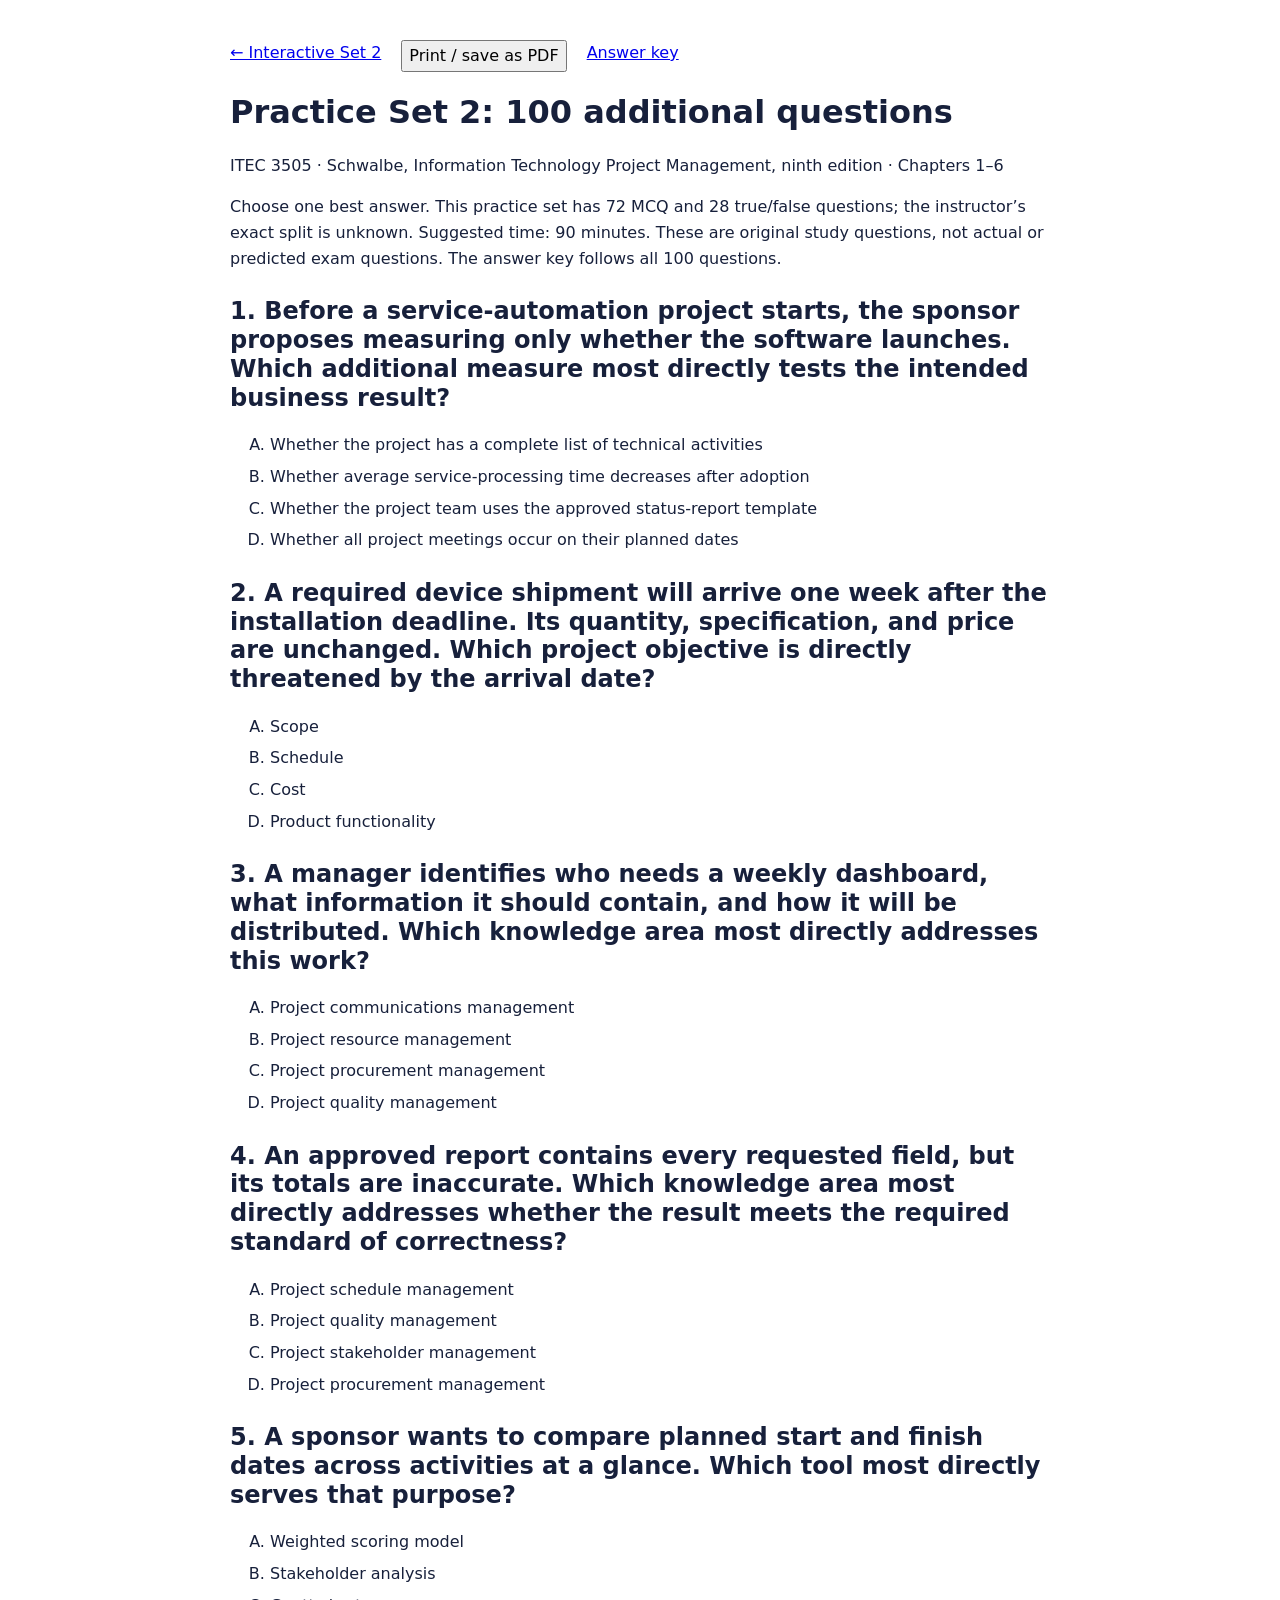
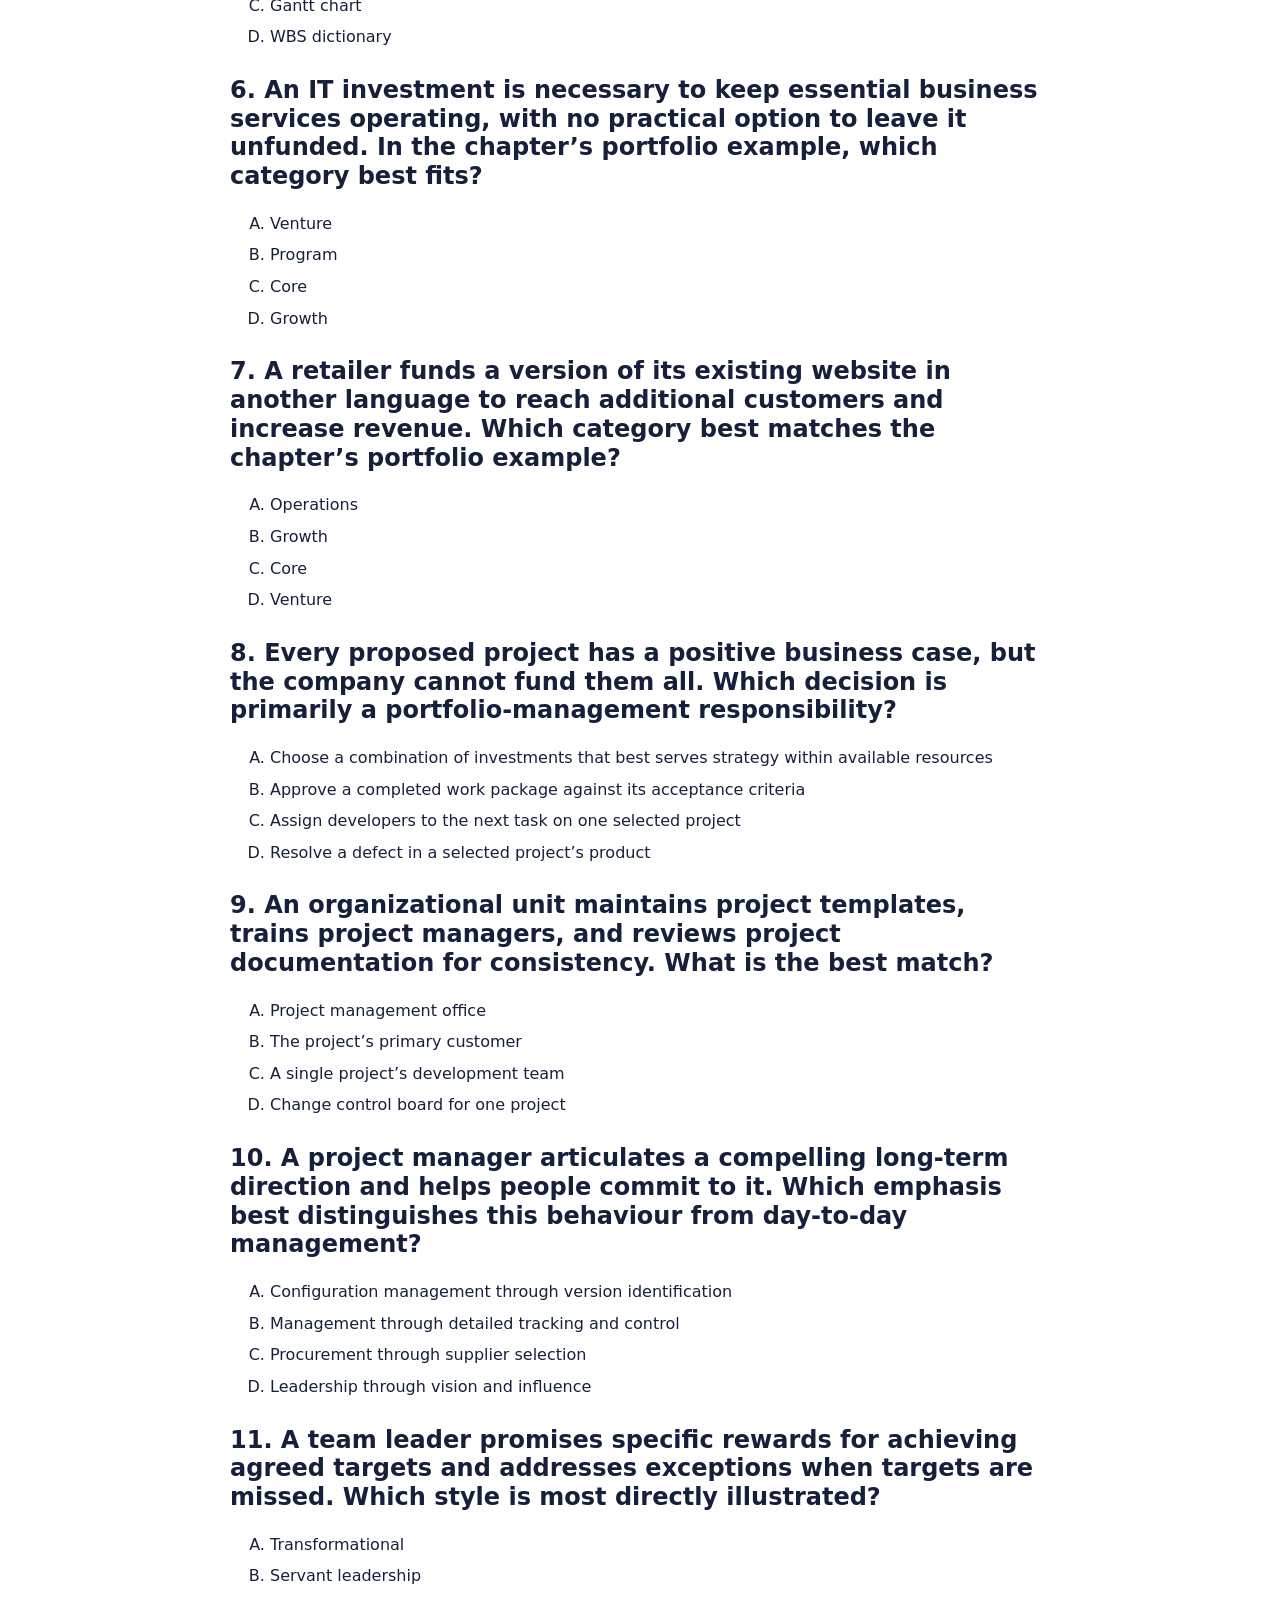
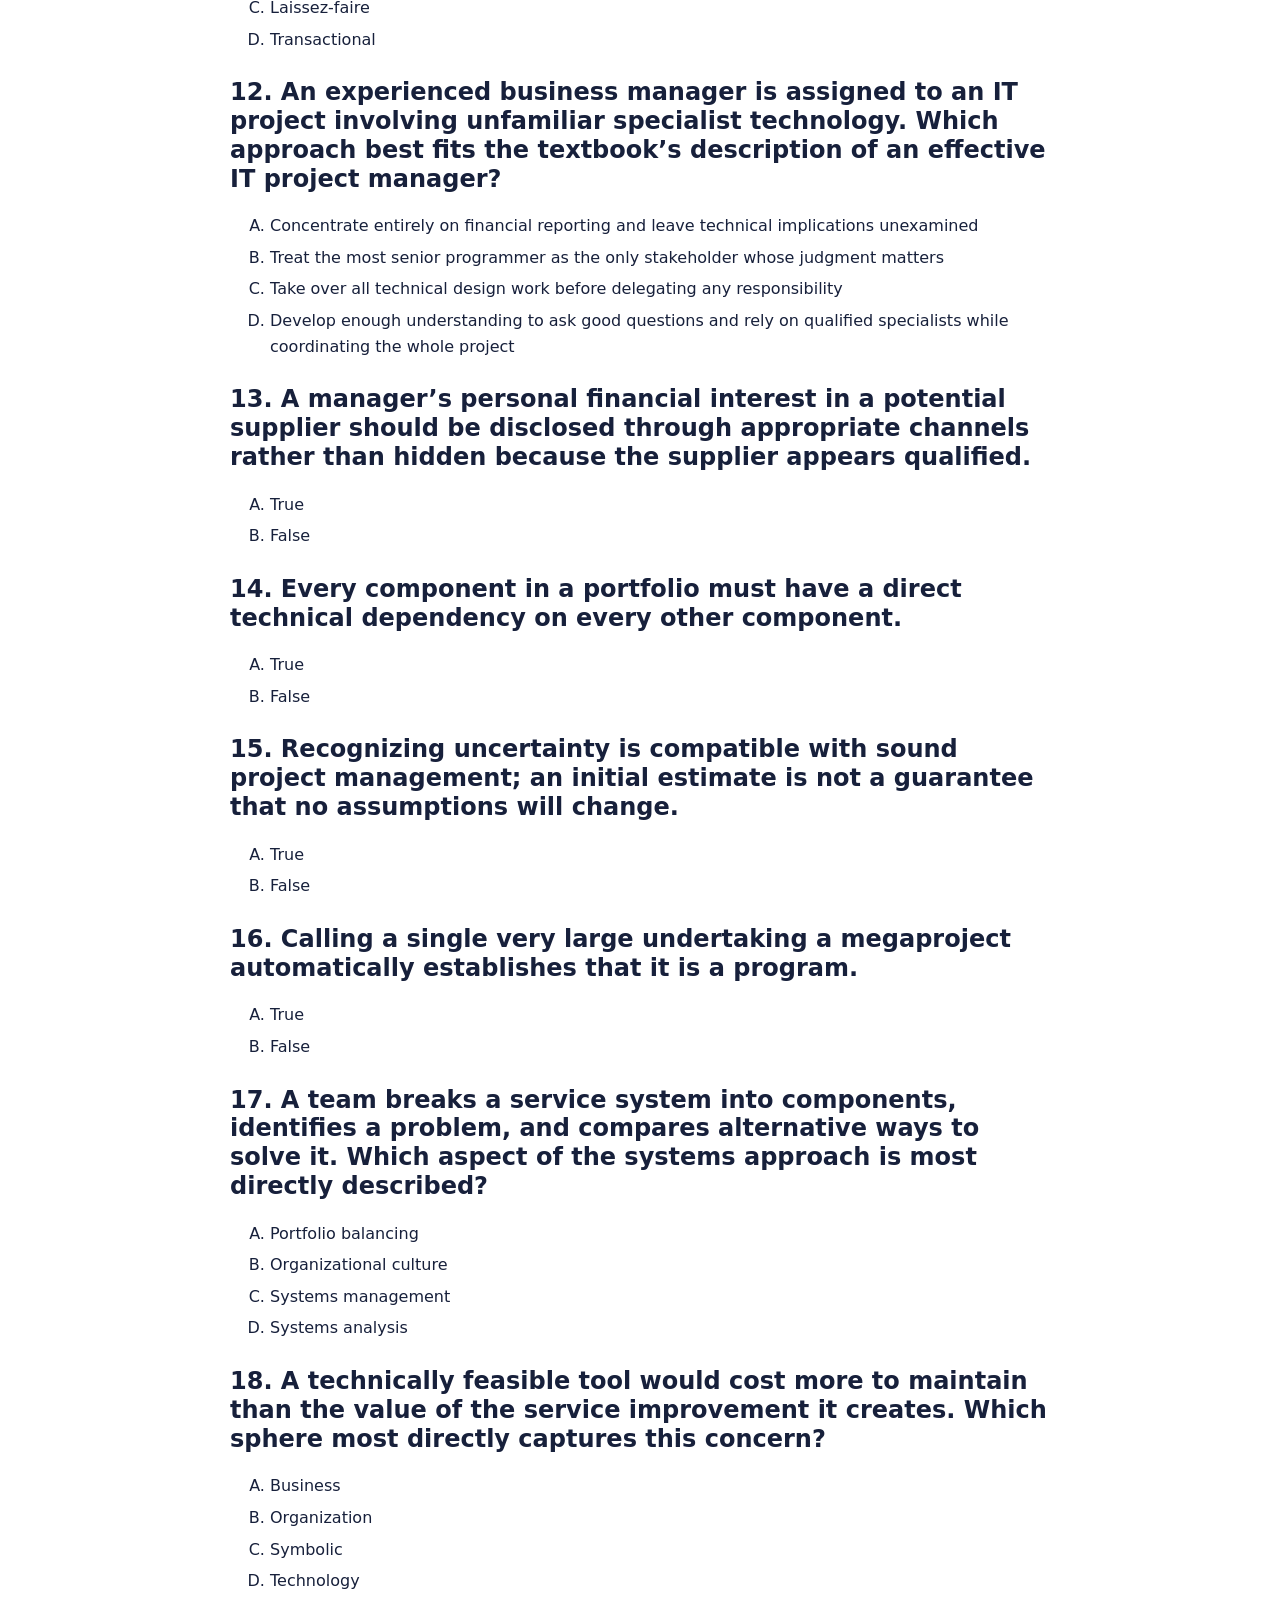
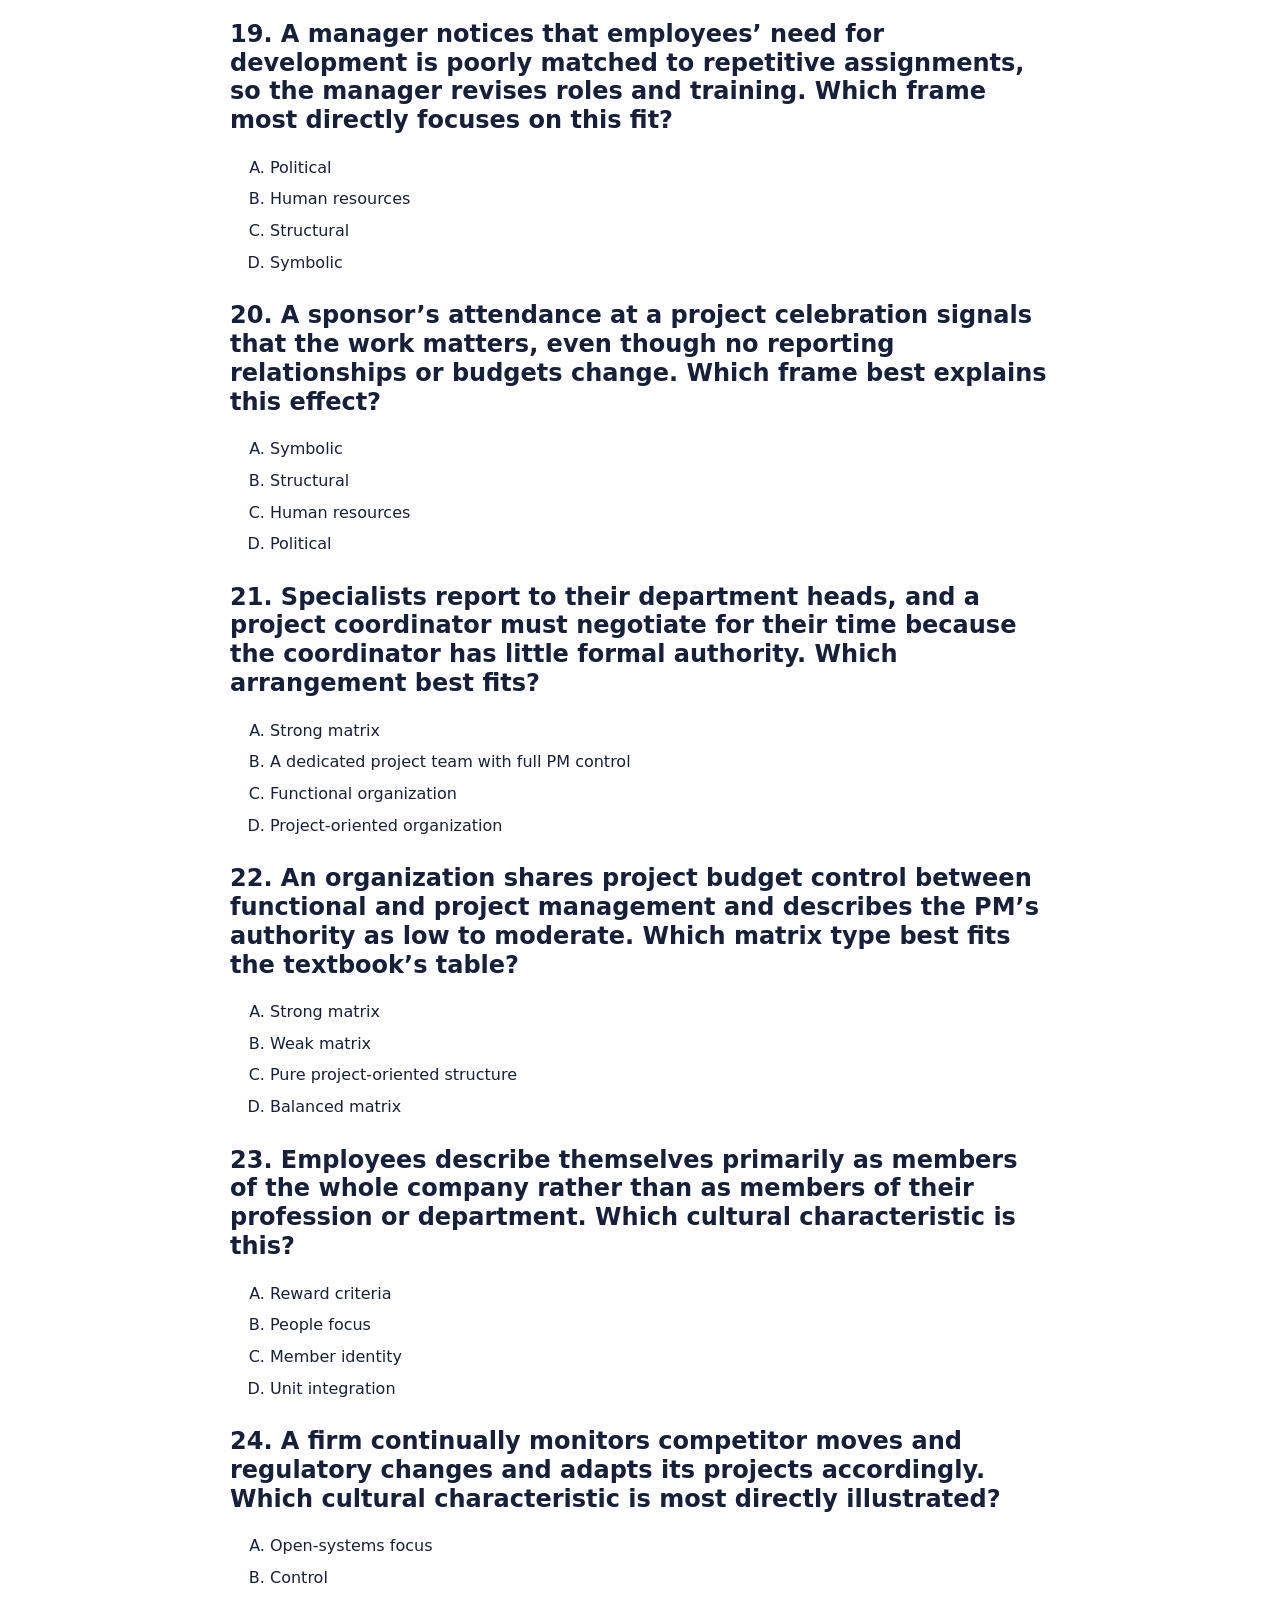
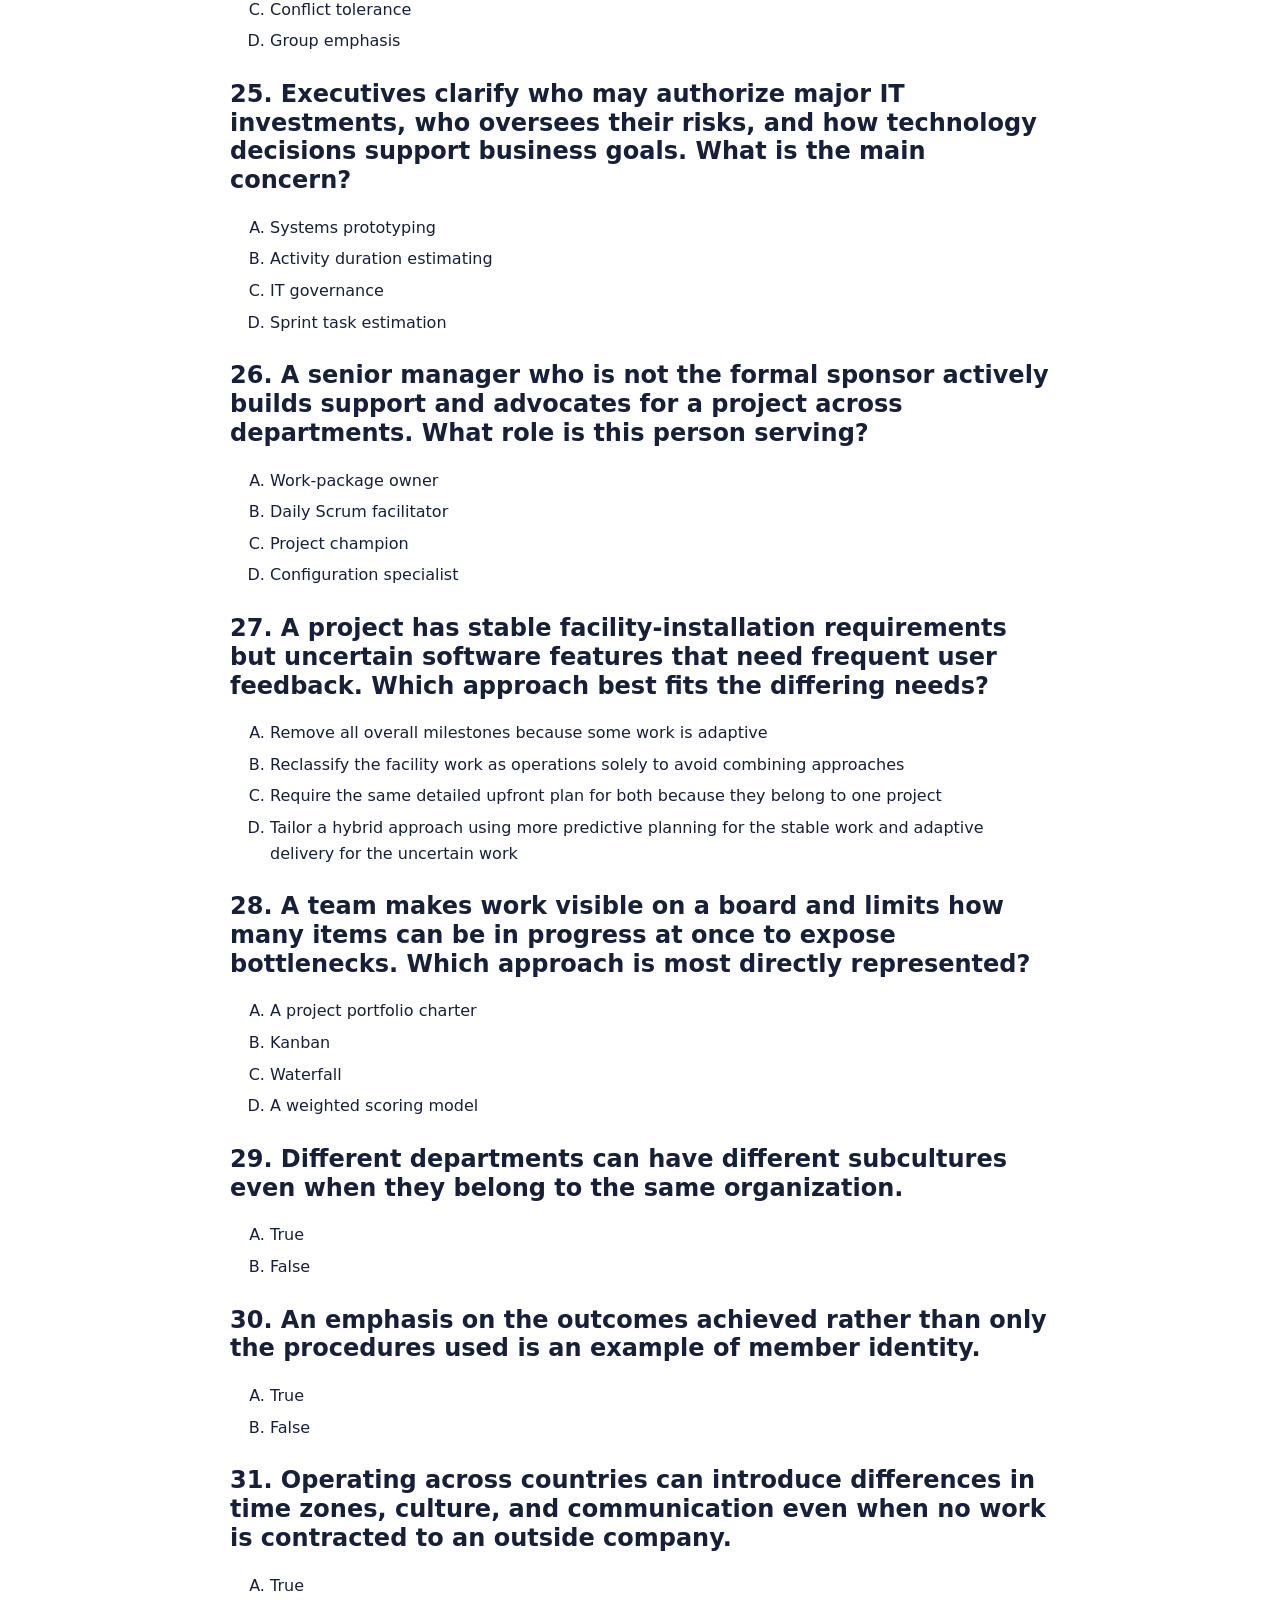
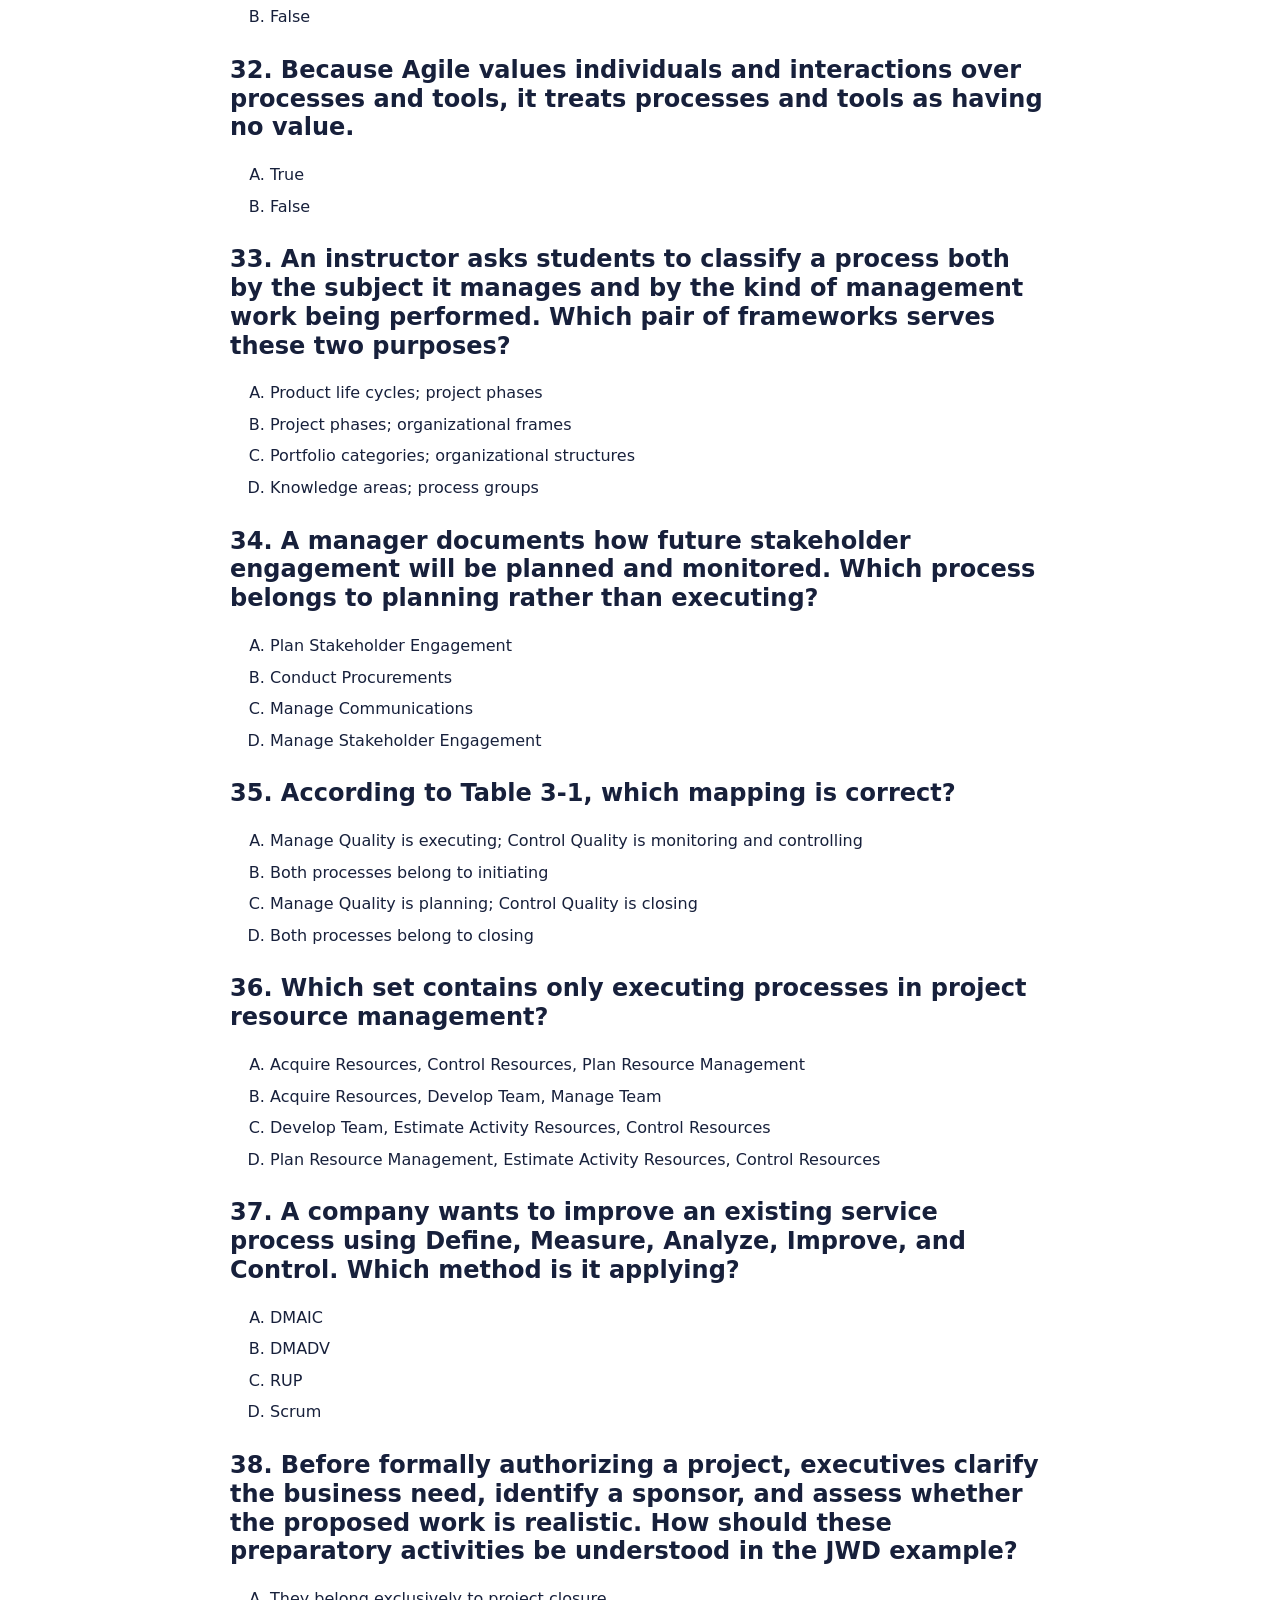
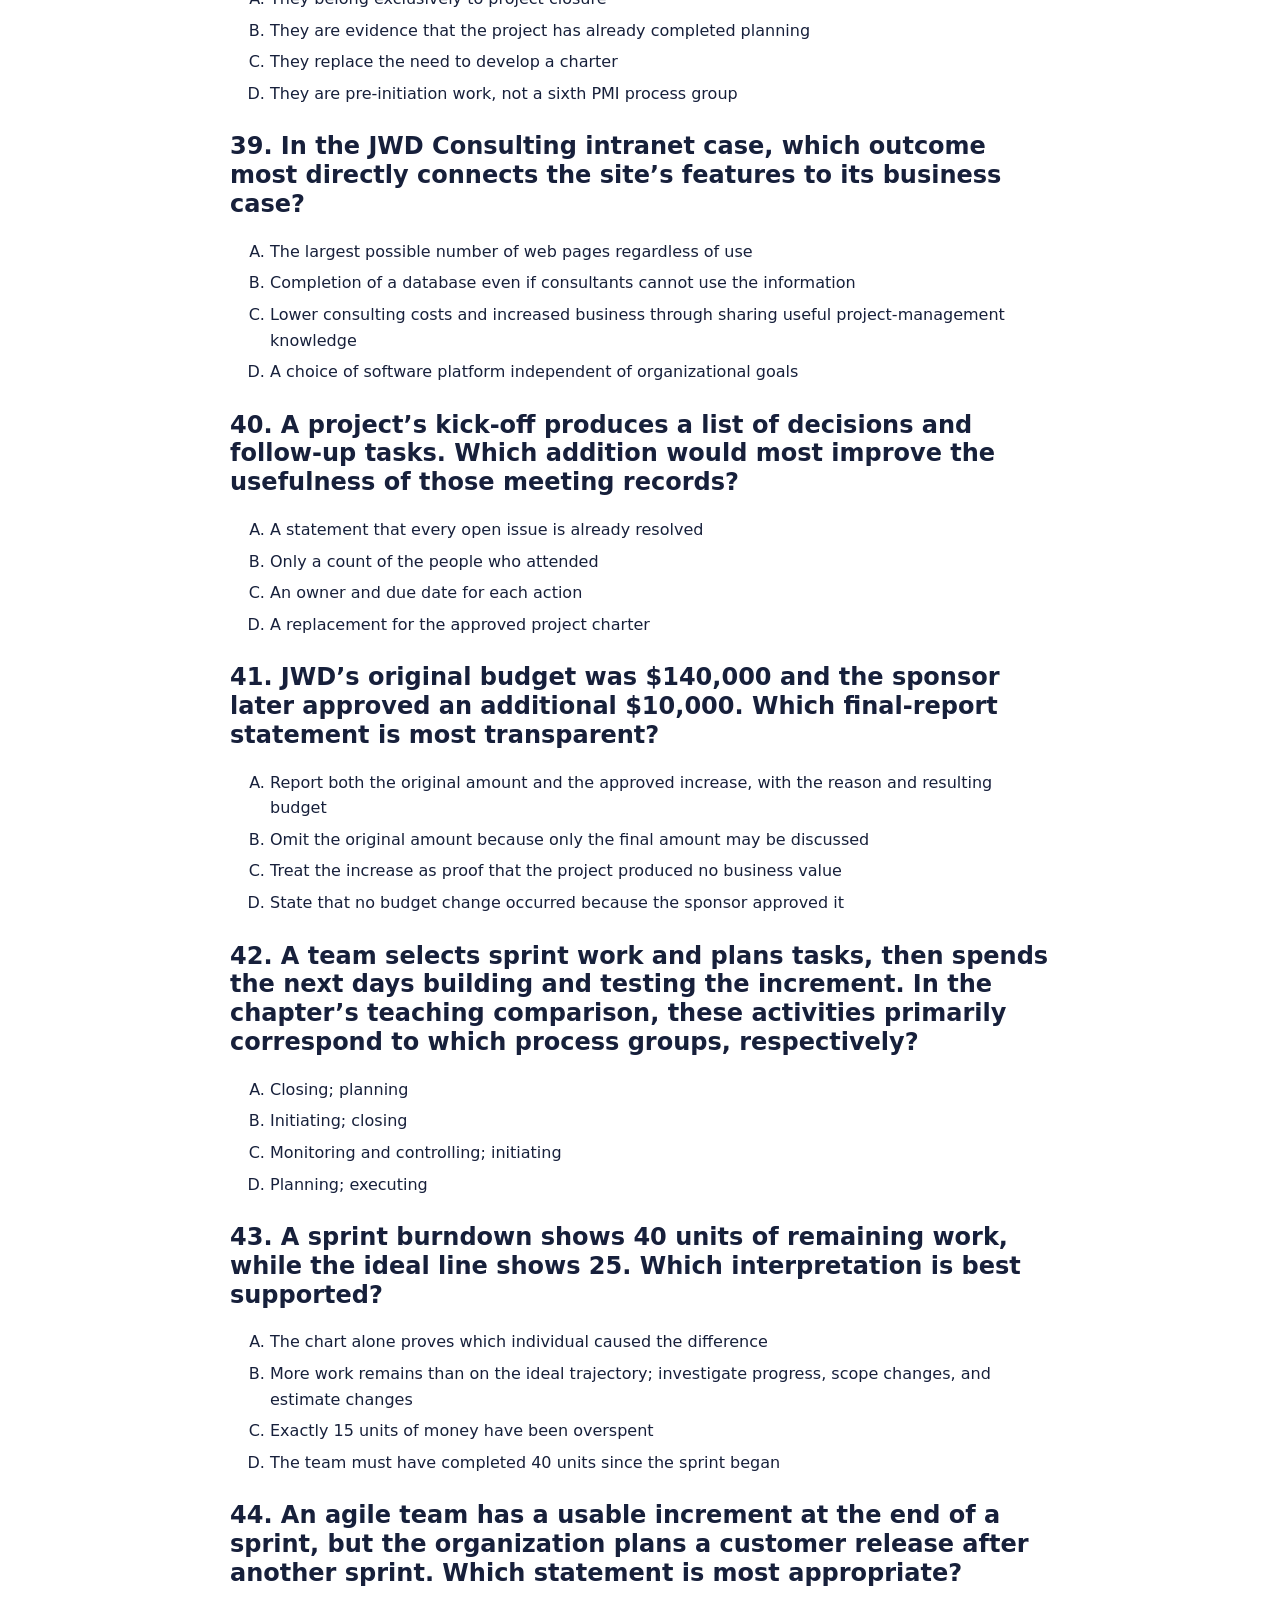
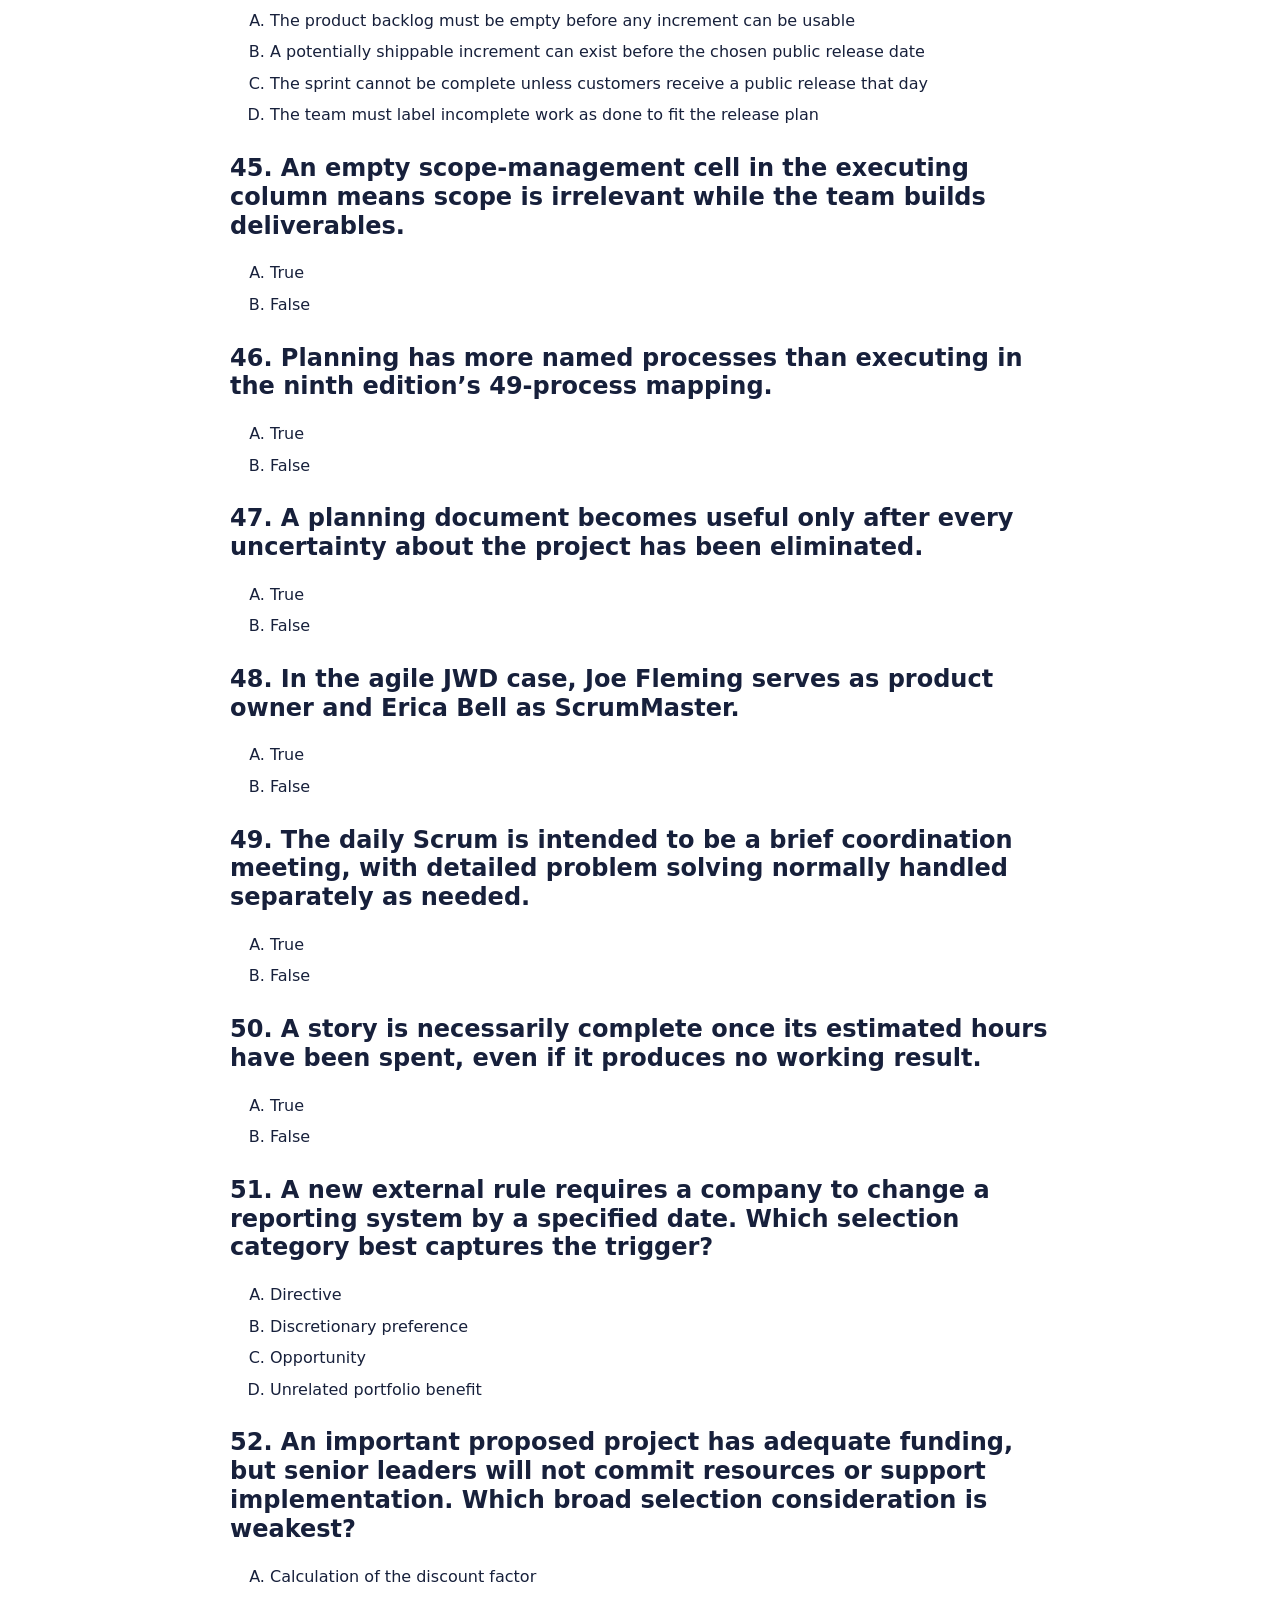
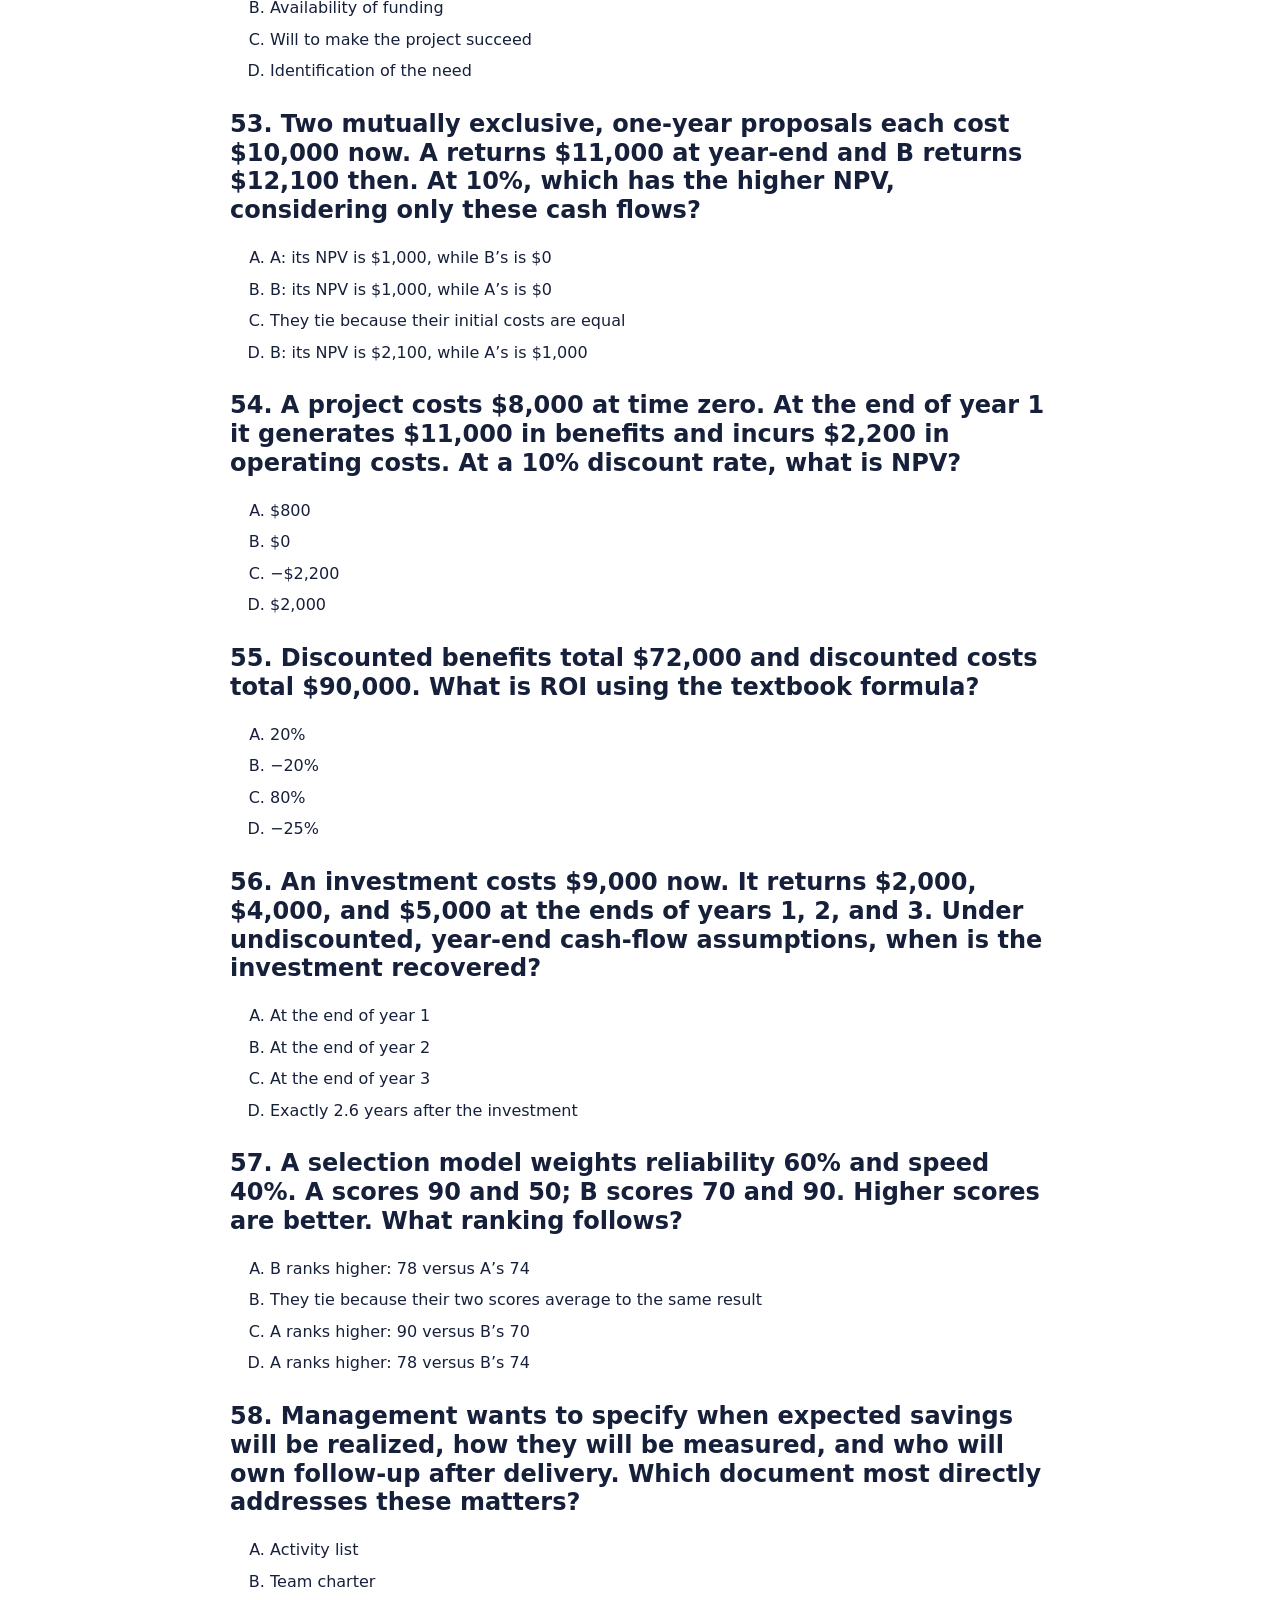
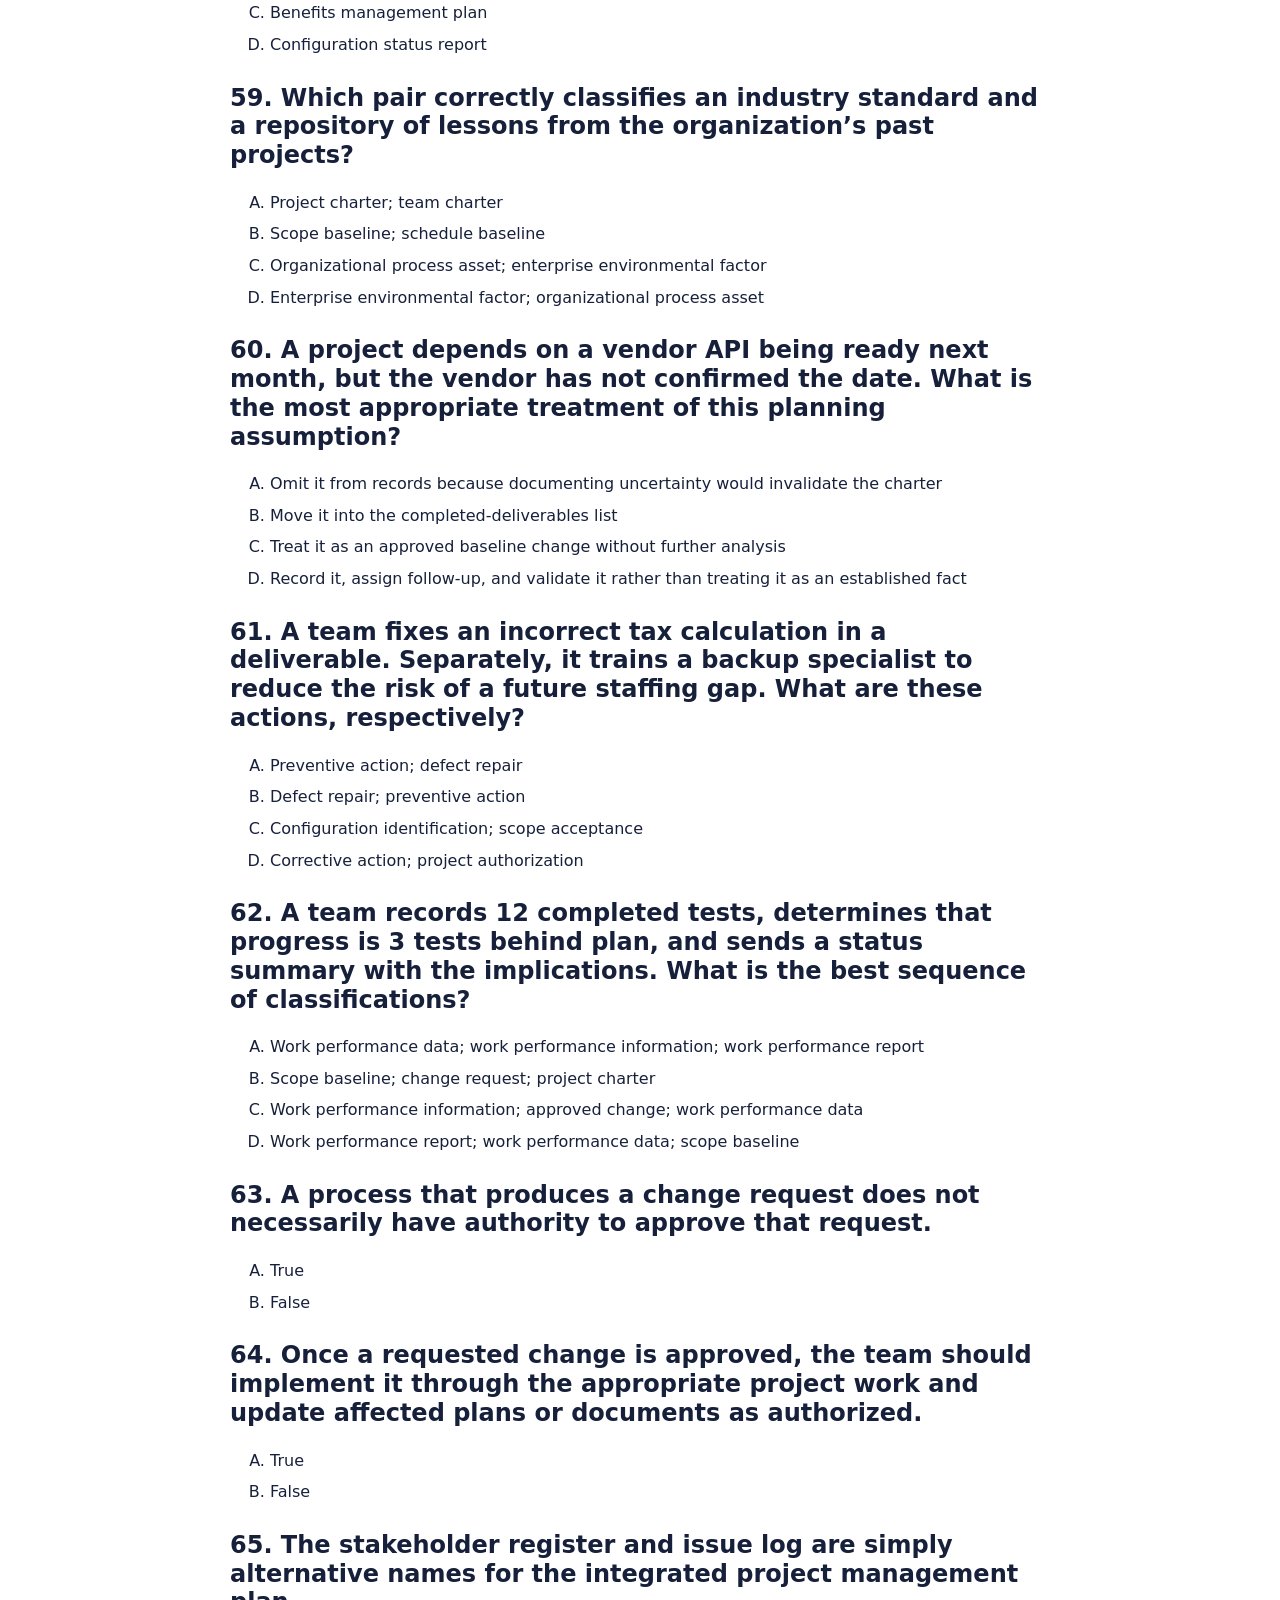
<file: set2-printable.html>
<!doctype html><html lang="en"><head><meta charset="utf-8"><meta name="viewport" content="width=device-width,initial-scale=1"><title>ITEC 3505 · Practice Set 2</title><style>body{max-width:820px;margin:40px auto;padding:0 24px;font:16px/1.6 system-ui,sans-serif;color:#17203b}h1,h2{line-height:1.2}li{margin:6px 0}.item{break-inside:avoid;margin:26px 0}small{color:#526078}.key{break-before:page}button,a{font:inherit}nav{display:flex;gap:20px;flex-wrap:wrap}@media print{nav{display:none}body{margin:0;padding:0;font-size:10.5pt}.item{margin:18pt 0}a{color:inherit;text-decoration:none}}@page{size:letter;margin:.7in}</style></head><body><nav><a href="set2.html">← Interactive Set 2</a><button onclick="window.print()">Print / save as PDF</button><a href="#answers">Answer key</a></nav><h1>Practice Set 2: 100 additional questions</h1><p>ITEC 3505 · Schwalbe, Information Technology Project Management, ninth edition · Chapters 1–6</p><p>Choose one best answer. This practice set has 72 MCQ and 28 true/false questions; the instructor’s exact split is unknown. Suggested time: 90 minutes. These are original study questions, not actual or predicted exam questions. The answer key follows all 100 questions.</p>
<section class="item"><h2>1. Before a service-automation project starts, the sponsor proposes measuring only whether the software launches. Which additional measure most directly tests the intended business result?</h2><ol type="A"><li>Whether the project has a complete list of technical activities</li><li>Whether average service-processing time decreases after adoption</li><li>Whether the project team uses the approved status-report template</li><li>Whether all project meetings occur on their planned dates</li></ol></section>
<section class="item"><h2>2. A required device shipment will arrive one week after the installation deadline. Its quantity, specification, and price are unchanged. Which project objective is directly threatened by the arrival date?</h2><ol type="A"><li>Scope</li><li>Schedule</li><li>Cost</li><li>Product functionality</li></ol></section>
<section class="item"><h2>3. A manager identifies who needs a weekly dashboard, what information it should contain, and how it will be distributed. Which knowledge area most directly addresses this work?</h2><ol type="A"><li>Project communications management</li><li>Project resource management</li><li>Project procurement management</li><li>Project quality management</li></ol></section>
<section class="item"><h2>4. An approved report contains every requested field, but its totals are inaccurate. Which knowledge area most directly addresses whether the result meets the required standard of correctness?</h2><ol type="A"><li>Project schedule management</li><li>Project quality management</li><li>Project stakeholder management</li><li>Project procurement management</li></ol></section>
<section class="item"><h2>5. A sponsor wants to compare planned start and finish dates across activities at a glance. Which tool most directly serves that purpose?</h2><ol type="A"><li>Weighted scoring model</li><li>Stakeholder analysis</li><li>Gantt chart</li><li>WBS dictionary</li></ol></section>
<section class="item"><h2>6. An IT investment is necessary to keep essential business services operating, with no practical option to leave it unfunded. In the chapter’s portfolio example, which category best fits?</h2><ol type="A"><li>Venture</li><li>Program</li><li>Core</li><li>Growth</li></ol></section>
<section class="item"><h2>7. A retailer funds a version of its existing website in another language to reach additional customers and increase revenue. Which category best matches the chapter’s portfolio example?</h2><ol type="A"><li>Operations</li><li>Growth</li><li>Core</li><li>Venture</li></ol></section>
<section class="item"><h2>8. Every proposed project has a positive business case, but the company cannot fund them all. Which decision is primarily a portfolio-management responsibility?</h2><ol type="A"><li>Choose a combination of investments that best serves strategy within available resources</li><li>Approve a completed work package against its acceptance criteria</li><li>Assign developers to the next task on one selected project</li><li>Resolve a defect in a selected project’s product</li></ol></section>
<section class="item"><h2>9. An organizational unit maintains project templates, trains project managers, and reviews project documentation for consistency. What is the best match?</h2><ol type="A"><li>Project management office</li><li>The project’s primary customer</li><li>A single project’s development team</li><li>Change control board for one project</li></ol></section>
<section class="item"><h2>10. A project manager articulates a compelling long-term direction and helps people commit to it. Which emphasis best distinguishes this behaviour from day-to-day management?</h2><ol type="A"><li>Configuration management through version identification</li><li>Management through detailed tracking and control</li><li>Procurement through supplier selection</li><li>Leadership through vision and influence</li></ol></section>
<section class="item"><h2>11. A team leader promises specific rewards for achieving agreed targets and addresses exceptions when targets are missed. Which style is most directly illustrated?</h2><ol type="A"><li>Transformational</li><li>Servant leadership</li><li>Laissez-faire</li><li>Transactional</li></ol></section>
<section class="item"><h2>12. An experienced business manager is assigned to an IT project involving unfamiliar specialist technology. Which approach best fits the textbook’s description of an effective IT project manager?</h2><ol type="A"><li>Concentrate entirely on financial reporting and leave technical implications unexamined</li><li>Treat the most senior programmer as the only stakeholder whose judgment matters</li><li>Take over all technical design work before delegating any responsibility</li><li>Develop enough understanding to ask good questions and rely on qualified specialists while coordinating the whole project</li></ol></section>
<section class="item"><h2>13. A manager’s personal financial interest in a potential supplier should be disclosed through appropriate channels rather than hidden because the supplier appears qualified.</h2><ol type="A"><li>True</li><li>False</li></ol></section>
<section class="item"><h2>14. Every component in a portfolio must have a direct technical dependency on every other component.</h2><ol type="A"><li>True</li><li>False</li></ol></section>
<section class="item"><h2>15. Recognizing uncertainty is compatible with sound project management; an initial estimate is not a guarantee that no assumptions will change.</h2><ol type="A"><li>True</li><li>False</li></ol></section>
<section class="item"><h2>16. Calling a single very large undertaking a megaproject automatically establishes that it is a program.</h2><ol type="A"><li>True</li><li>False</li></ol></section>
<section class="item"><h2>17. A team breaks a service system into components, identifies a problem, and compares alternative ways to solve it. Which aspect of the systems approach is most directly described?</h2><ol type="A"><li>Portfolio balancing</li><li>Organizational culture</li><li>Systems management</li><li>Systems analysis</li></ol></section>
<section class="item"><h2>18. A technically feasible tool would cost more to maintain than the value of the service improvement it creates. Which sphere most directly captures this concern?</h2><ol type="A"><li>Business</li><li>Organization</li><li>Symbolic</li><li>Technology</li></ol></section>
<section class="item"><h2>19. A manager notices that employees’ need for development is poorly matched to repetitive assignments, so the manager revises roles and training. Which frame most directly focuses on this fit?</h2><ol type="A"><li>Political</li><li>Human resources</li><li>Structural</li><li>Symbolic</li></ol></section>
<section class="item"><h2>20. A sponsor’s attendance at a project celebration signals that the work matters, even though no reporting relationships or budgets change. Which frame best explains this effect?</h2><ol type="A"><li>Symbolic</li><li>Structural</li><li>Human resources</li><li>Political</li></ol></section>
<section class="item"><h2>21. Specialists report to their department heads, and a project coordinator must negotiate for their time because the coordinator has little formal authority. Which arrangement best fits?</h2><ol type="A"><li>Strong matrix</li><li>A dedicated project team with full PM control</li><li>Functional organization</li><li>Project-oriented organization</li></ol></section>
<section class="item"><h2>22. An organization shares project budget control between functional and project management and describes the PM’s authority as low to moderate. Which matrix type best fits the textbook’s table?</h2><ol type="A"><li>Strong matrix</li><li>Weak matrix</li><li>Pure project-oriented structure</li><li>Balanced matrix</li></ol></section>
<section class="item"><h2>23. Employees describe themselves primarily as members of the whole company rather than as members of their profession or department. Which cultural characteristic is this?</h2><ol type="A"><li>Reward criteria</li><li>People focus</li><li>Member identity</li><li>Unit integration</li></ol></section>
<section class="item"><h2>24. A firm continually monitors competitor moves and regulatory changes and adapts its projects accordingly. Which cultural characteristic is most directly illustrated?</h2><ol type="A"><li>Open-systems focus</li><li>Control</li><li>Conflict tolerance</li><li>Group emphasis</li></ol></section>
<section class="item"><h2>25. Executives clarify who may authorize major IT investments, who oversees their risks, and how technology decisions support business goals. What is the main concern?</h2><ol type="A"><li>Systems prototyping</li><li>Activity duration estimating</li><li>IT governance</li><li>Sprint task estimation</li></ol></section>
<section class="item"><h2>26. A senior manager who is not the formal sponsor actively builds support and advocates for a project across departments. What role is this person serving?</h2><ol type="A"><li>Work-package owner</li><li>Daily Scrum facilitator</li><li>Project champion</li><li>Configuration specialist</li></ol></section>
<section class="item"><h2>27. A project has stable facility-installation requirements but uncertain software features that need frequent user feedback. Which approach best fits the differing needs?</h2><ol type="A"><li>Remove all overall milestones because some work is adaptive</li><li>Reclassify the facility work as operations solely to avoid combining approaches</li><li>Require the same detailed upfront plan for both because they belong to one project</li><li>Tailor a hybrid approach using more predictive planning for the stable work and adaptive delivery for the uncertain work</li></ol></section>
<section class="item"><h2>28. A team makes work visible on a board and limits how many items can be in progress at once to expose bottlenecks. Which approach is most directly represented?</h2><ol type="A"><li>A project portfolio charter</li><li>Kanban</li><li>Waterfall</li><li>A weighted scoring model</li></ol></section>
<section class="item"><h2>29. Different departments can have different subcultures even when they belong to the same organization.</h2><ol type="A"><li>True</li><li>False</li></ol></section>
<section class="item"><h2>30. An emphasis on the outcomes achieved rather than only the procedures used is an example of member identity.</h2><ol type="A"><li>True</li><li>False</li></ol></section>
<section class="item"><h2>31. Operating across countries can introduce differences in time zones, culture, and communication even when no work is contracted to an outside company.</h2><ol type="A"><li>True</li><li>False</li></ol></section>
<section class="item"><h2>32. Because Agile values individuals and interactions over processes and tools, it treats processes and tools as having no value.</h2><ol type="A"><li>True</li><li>False</li></ol></section>
<section class="item"><h2>33. An instructor asks students to classify a process both by the subject it manages and by the kind of management work being performed. Which pair of frameworks serves these two purposes?</h2><ol type="A"><li>Product life cycles; project phases</li><li>Project phases; organizational frames</li><li>Portfolio categories; organizational structures</li><li>Knowledge areas; process groups</li></ol></section>
<section class="item"><h2>34. A manager documents how future stakeholder engagement will be planned and monitored. Which process belongs to planning rather than executing?</h2><ol type="A"><li>Plan Stakeholder Engagement</li><li>Conduct Procurements</li><li>Manage Communications</li><li>Manage Stakeholder Engagement</li></ol></section>
<section class="item"><h2>35. According to Table 3-1, which mapping is correct?</h2><ol type="A"><li>Manage Quality is executing; Control Quality is monitoring and controlling</li><li>Both processes belong to initiating</li><li>Manage Quality is planning; Control Quality is closing</li><li>Both processes belong to closing</li></ol></section>
<section class="item"><h2>36. Which set contains only executing processes in project resource management?</h2><ol type="A"><li>Acquire Resources, Control Resources, Plan Resource Management</li><li>Acquire Resources, Develop Team, Manage Team</li><li>Develop Team, Estimate Activity Resources, Control Resources</li><li>Plan Resource Management, Estimate Activity Resources, Control Resources</li></ol></section>
<section class="item"><h2>37. A company wants to improve an existing service process using Define, Measure, Analyze, Improve, and Control. Which method is it applying?</h2><ol type="A"><li>DMAIC</li><li>DMADV</li><li>RUP</li><li>Scrum</li></ol></section>
<section class="item"><h2>38. Before formally authorizing a project, executives clarify the business need, identify a sponsor, and assess whether the proposed work is realistic. How should these preparatory activities be understood in the JWD example?</h2><ol type="A"><li>They belong exclusively to project closure</li><li>They are evidence that the project has already completed planning</li><li>They replace the need to develop a charter</li><li>They are pre-initiation work, not a sixth PMI process group</li></ol></section>
<section class="item"><h2>39. In the JWD Consulting intranet case, which outcome most directly connects the site’s features to its business case?</h2><ol type="A"><li>The largest possible number of web pages regardless of use</li><li>Completion of a database even if consultants cannot use the information</li><li>Lower consulting costs and increased business through sharing useful project-management knowledge</li><li>A choice of software platform independent of organizational goals</li></ol></section>
<section class="item"><h2>40. A project’s kick-off produces a list of decisions and follow-up tasks. Which addition would most improve the usefulness of those meeting records?</h2><ol type="A"><li>A statement that every open issue is already resolved</li><li>Only a count of the people who attended</li><li>An owner and due date for each action</li><li>A replacement for the approved project charter</li></ol></section>
<section class="item"><h2>41. JWD’s original budget was $140,000 and the sponsor later approved an additional $10,000. Which final-report statement is most transparent?</h2><ol type="A"><li>Report both the original amount and the approved increase, with the reason and resulting budget</li><li>Omit the original amount because only the final amount may be discussed</li><li>Treat the increase as proof that the project produced no business value</li><li>State that no budget change occurred because the sponsor approved it</li></ol></section>
<section class="item"><h2>42. A team selects sprint work and plans tasks, then spends the next days building and testing the increment. In the chapter’s teaching comparison, these activities primarily correspond to which process groups, respectively?</h2><ol type="A"><li>Closing; planning</li><li>Initiating; closing</li><li>Monitoring and controlling; initiating</li><li>Planning; executing</li></ol></section>
<section class="item"><h2>43. A sprint burndown shows 40 units of remaining work, while the ideal line shows 25. Which interpretation is best supported?</h2><ol type="A"><li>The chart alone proves which individual caused the difference</li><li>More work remains than on the ideal trajectory; investigate progress, scope changes, and estimate changes</li><li>Exactly 15 units of money have been overspent</li><li>The team must have completed 40 units since the sprint began</li></ol></section>
<section class="item"><h2>44. An agile team has a usable increment at the end of a sprint, but the organization plans a customer release after another sprint. Which statement is most appropriate?</h2><ol type="A"><li>The product backlog must be empty before any increment can be usable</li><li>A potentially shippable increment can exist before the chosen public release date</li><li>The sprint cannot be complete unless customers receive a public release that day</li><li>The team must label incomplete work as done to fit the release plan</li></ol></section>
<section class="item"><h2>45. An empty scope-management cell in the executing column means scope is irrelevant while the team builds deliverables.</h2><ol type="A"><li>True</li><li>False</li></ol></section>
<section class="item"><h2>46. Planning has more named processes than executing in the ninth edition’s 49-process mapping.</h2><ol type="A"><li>True</li><li>False</li></ol></section>
<section class="item"><h2>47. A planning document becomes useful only after every uncertainty about the project has been eliminated.</h2><ol type="A"><li>True</li><li>False</li></ol></section>
<section class="item"><h2>48. In the agile JWD case, Joe Fleming serves as product owner and Erica Bell as ScrumMaster.</h2><ol type="A"><li>True</li><li>False</li></ol></section>
<section class="item"><h2>49. The daily Scrum is intended to be a brief coordination meeting, with detailed problem solving normally handled separately as needed.</h2><ol type="A"><li>True</li><li>False</li></ol></section>
<section class="item"><h2>50. A story is necessarily complete once its estimated hours have been spent, even if it produces no working result.</h2><ol type="A"><li>True</li><li>False</li></ol></section>
<section class="item"><h2>51. A new external rule requires a company to change a reporting system by a specified date. Which selection category best captures the trigger?</h2><ol type="A"><li>Directive</li><li>Discretionary preference</li><li>Opportunity</li><li>Unrelated portfolio benefit</li></ol></section>
<section class="item"><h2>52. An important proposed project has adequate funding, but senior leaders will not commit resources or support implementation. Which broad selection consideration is weakest?</h2><ol type="A"><li>Calculation of the discount factor</li><li>Availability of funding</li><li>Will to make the project succeed</li><li>Identification of the need</li></ol></section>
<section class="item"><h2>53. Two mutually exclusive, one-year proposals each cost $10,000 now. A returns $11,000 at year-end and B returns $12,100 then. At 10%, which has the higher NPV, considering only these cash flows?</h2><ol type="A"><li>A: its NPV is $1,000, while B’s is $0</li><li>B: its NPV is $1,000, while A’s is $0</li><li>They tie because their initial costs are equal</li><li>B: its NPV is $2,100, while A’s is $1,000</li></ol></section>
<section class="item"><h2>54. A project costs $8,000 at time zero. At the end of year 1 it generates $11,000 in benefits and incurs $2,200 in operating costs. At a 10% discount rate, what is NPV?</h2><ol type="A"><li>$800</li><li>$0</li><li>−$2,200</li><li>$2,000</li></ol></section>
<section class="item"><h2>55. Discounted benefits total $72,000 and discounted costs total $90,000. What is ROI using the textbook formula?</h2><ol type="A"><li>20%</li><li>−20%</li><li>80%</li><li>−25%</li></ol></section>
<section class="item"><h2>56. An investment costs $9,000 now. It returns $2,000, $4,000, and $5,000 at the ends of years 1, 2, and 3. Under undiscounted, year-end cash-flow assumptions, when is the investment recovered?</h2><ol type="A"><li>At the end of year 1</li><li>At the end of year 2</li><li>At the end of year 3</li><li>Exactly 2.6 years after the investment</li></ol></section>
<section class="item"><h2>57. A selection model weights reliability 60% and speed 40%. A scores 90 and 50; B scores 70 and 90. Higher scores are better. What ranking follows?</h2><ol type="A"><li>B ranks higher: 78 versus A’s 74</li><li>They tie because their two scores average to the same result</li><li>A ranks higher: 90 versus B’s 70</li><li>A ranks higher: 78 versus B’s 74</li></ol></section>
<section class="item"><h2>58. Management wants to specify when expected savings will be realized, how they will be measured, and who will own follow-up after delivery. Which document most directly addresses these matters?</h2><ol type="A"><li>Activity list</li><li>Team charter</li><li>Benefits management plan</li><li>Configuration status report</li></ol></section>
<section class="item"><h2>59. Which pair correctly classifies an industry standard and a repository of lessons from the organization’s past projects?</h2><ol type="A"><li>Project charter; team charter</li><li>Scope baseline; schedule baseline</li><li>Organizational process asset; enterprise environmental factor</li><li>Enterprise environmental factor; organizational process asset</li></ol></section>
<section class="item"><h2>60. A project depends on a vendor API being ready next month, but the vendor has not confirmed the date. What is the most appropriate treatment of this planning assumption?</h2><ol type="A"><li>Omit it from records because documenting uncertainty would invalidate the charter</li><li>Move it into the completed-deliverables list</li><li>Treat it as an approved baseline change without further analysis</li><li>Record it, assign follow-up, and validate it rather than treating it as an established fact</li></ol></section>
<section class="item"><h2>61. A team fixes an incorrect tax calculation in a deliverable. Separately, it trains a backup specialist to reduce the risk of a future staffing gap. What are these actions, respectively?</h2><ol type="A"><li>Preventive action; defect repair</li><li>Defect repair; preventive action</li><li>Configuration identification; scope acceptance</li><li>Corrective action; project authorization</li></ol></section>
<section class="item"><h2>62. A team records 12 completed tests, determines that progress is 3 tests behind plan, and sends a status summary with the implications. What is the best sequence of classifications?</h2><ol type="A"><li>Work performance data; work performance information; work performance report</li><li>Scope baseline; change request; project charter</li><li>Work performance information; approved change; work performance data</li><li>Work performance report; work performance data; scope baseline</li></ol></section>
<section class="item"><h2>63. A process that produces a change request does not necessarily have authority to approve that request.</h2><ol type="A"><li>True</li><li>False</li></ol></section>
<section class="item"><h2>64. Once a requested change is approved, the team should implement it through the appropriate project work and update affected plans or documents as authorized.</h2><ol type="A"><li>True</li><li>False</li></ol></section>
<section class="item"><h2>65. The stakeholder register and issue log are simply alternative names for the integrated project management plan.</h2><ol type="A"><li>True</li><li>False</li></ol></section>
<section class="item"><h2>66. Projects should be selected solely in ascending order of duration, even when this puts low-priority projects ahead of high-priority needs.</h2><ol type="A"><li>True</li><li>False</li></ol></section>
<section class="item"><h2>67. Uploading every document to a repository guarantees that difficult-to-express experience and judgment have been transferred to other people.</h2><ol type="A"><li>True</li><li>False</li></ol></section>
<section class="item"><h2>68. A delivery project may close while responsibility for measuring its longer-term business benefits continues in the organization.</h2><ol type="A"><li>True</li><li>False</li></ol></section>
<section class="item"><h2>69. A team distinguishes the booking features users will receive from the analysis, testing, training, and deployment work needed to provide them. Which terms describe these two ideas, respectively?</h2><ol type="A"><li>Project scope; product scope</li><li>Requirements management; portfolio management</li><li>Scope baseline; project charter</li><li>Product scope; project scope</li></ol></section>
<section class="item"><h2>70. A team agrees on how the scope statement and WBS will be prepared, how deliverables will be accepted, and how scope changes will be controlled. What is it establishing?</h2><ol type="A"><li>Accepted deliverables</li><li>Approved WBS dictionary</li><li>Completed scope statement</li><li>Scope management plan</li></ol></section>
<section class="item"><h2>71. Staff describe a standard procedure, but the manager suspects that actual work includes important exceptions they rarely mention. Which technique most directly reveals what they do in practice?</h2><ol type="A"><li>A count of approved changes</li><li>A schedule backward pass</li><li>Discounted cash-flow analysis</li><li>Observation of the work</li></ol></section>
<section class="item"><h2>72. Several stakeholder groups use conflicting terminology and need to reach a shared understanding of requirements together. Which approach most directly supports facilitated discussion and agreement?</h2><ol type="A"><li>A facilitated requirements workshop</li><li>An unreviewed list of assumptions</li><li>A private duration estimate prepared by one developer</li><li>A project buffer</li></ol></section>
<section class="item"><h2>73. Before building a system, the team checks whether the written requirements accurately reflect users’ needs. Which description best fits this activity?</h2><ol type="A"><li>Requirements validation, rather than formal acceptance of completed deliverables</li><li>Project closure, because user needs have been documented</li><li>Validate Scope, because the finished product is being accepted</li><li>Control Schedule, because requirements always specify activity dates</li></ol></section>
<section class="item"><h2>74. An approved requirement changes, and the manager needs to identify the related design components and tests that may need revision. Which existing tool provides the most direct starting point?</h2><ol type="A"><li>Team attendance sheet</li><li>Project organization chart</li><li>A list of milestone symbols</li><li>Requirements traceability matrix</li></ol></section>
<section class="item"><h2>75. Which statement would provide the clearest acceptance criterion for an agreed search feature?</h2><ol type="A"><li>Search work should appear somewhere in the WBS</li><li>The search feature should feel modern</li><li>For the approved test dataset, the returned results must match the expected results in every agreed acceptance test</li><li>Developers should spend sufficient time on search</li></ol></section>
<section class="item"><h2>76. One team starts with major deliverables and subdivides them. Another identifies detailed work and then groups it into larger components. Which approaches are these, respectively?</h2><ol type="A"><li>Analogy; top-down</li><li>Mind mapping; guidelines</li><li>Top-down; bottom-up</li><li>Bottom-up; analogy</li></ol></section>
<section class="item"><h2>77. A WBS labels two components 2.1 and 2.2. What can be concluded from these identifiers alone?</h2><ol type="A"><li>Component 2.1 must finish before 2.2 starts</li><li>They indicate positions in a hierarchy, not necessarily a scheduling dependency</li><li>Component 2.2 has twice the duration of component 2.1</li><li>Both components require exactly two people</li></ol></section>
<section class="item"><h2>78. A WBS includes all software features but omits the promised user training and transition to support. What is the main problem?</h2><ol type="A"><li>Training must always be excluded because it is a service</li><li>The WBS does not cover the full agreed project scope</li><li>The WBS is invalid solely because it is organized by product</li><li>The WBS has too many work packages</li></ol></section>
<section class="item"><h2>79. During formal scope validation, the customer identifies an unmet agreed acceptance criterion. What is the most appropriate response?</h2><ol type="A"><li>Close the entire project immediately because the customer attended</li><li>Record the deliverable as accepted because the review meeting occurred</li><li>Delete the criterion so no variance remains</li><li>Document the nonacceptance and needed action, and use the appropriate change or correction process</li></ol></section>
<section class="item"><h2>80. A sponsor cannot implement every requested feature within capacity. Which response best reflects the chapter’s ResNet lesson?</h2><ol type="A"><li>Prioritize with stakeholders and deliver the most valuable feasible requirements</li><li>Promise all features now and postpone reporting the shortfall</li><li>Let each developer add whichever request is most interesting</li><li>Assume satisfaction depends only on implementing the highest possible number of requests</li></ol></section>
<section class="item"><h2>81. Finding a requirements defect late can require rework across design, implementation, and testing, rather than only editing the requirements document.</h2><ol type="A"><li>True</li><li>False</li></ol></section>
<section class="item"><h2>82. Every WBS work package must correspond to exactly one schedule activity.</h2><ol type="A"><li>True</li><li>False</li></ol></section>
<section class="item"><h2>83. An unrequested extra feature can create scope problems even when the developer believes it would be helpful.</h2><ol type="A"><li>True</li><li>False</li></ol></section>
<section class="item"><h2>84. Editing a WBS dictionary entry is sufficient by itself to authorize new work outside the approved scope baseline.</h2><ol type="A"><li>True</li><li>False</li></ol></section>
<section class="item"><h2>85. A manager specifies the scheduling method, reporting frequency, units, and thresholds that trigger action. Which output is being developed?</h2><ol type="A"><li>Final milestone list</li><li>Schedule network diagram</li><li>Schedule management plan</li><li>Activity list</li></ol></section>
<section class="item"><h2>86. A team details the next month’s activities while leaving work six months away at a higher level until more is known. What is this called?</h2><ol type="A"><li>Fast tracking</li><li>Critical chain buffering</li><li>Rolling wave planning</li><li>Scope validation</li></ol></section>
<section class="item"><h2>87. A finishes at time 9. B has a finish-to-start dependency on A with a 3-day lag. Assuming no other constraints, what is B’s earliest start?</h2><ol type="A"><li>Time 9</li><li>Time 12</li><li>Time 6</li><li>Time 3</li></ol></section>
<section class="item"><h2>88. A is expected to finish at time 9. A feasible finish-to-start relationship permits B to start with a 2-day lead, with no other constraints. What is B’s earliest start?</h2><ol type="A"><li>Time 7</li><li>Time 2</li><li>Time 11</li><li>Time 9</li></ol></section>
<section class="item"><h2>89. Let A be the replacement support shift starting and B be the old support shift ending. B must not finish until A starts. Which dependency links A to B?</h2><ol type="A"><li>Start-to-start</li><li>Finish-to-finish</li><li>Start-to-finish</li><li>Finish-to-start</li></ol></section>
<section class="item"><h2>90. A is testing and B is the final test report. Drafting B can begin before A ends, but B cannot finish until A finishes. Which relationship is explicitly required?</h2><ol type="A"><li>Start-to-start</li><li>Finish-to-start</li><li>Finish-to-finish</li><li>Start-to-finish</li></ol></section>
<section class="item"><h2>91. Activity X takes 4 days and has two zero-lag finish-to-start successors whose late starts are time 12 and time 15. What are X’s late finish and late start?</h2><ol type="A"><li>Late finish 15; late start 11</li><li>Late finish 12; late start 8</li><li>Late finish 27; late start 23</li><li>Late finish 12; late start 16</li></ol></section>
<section class="item"><h2>92. An activity has ES = 5, EF = 9, LS = 8, and LF = 12. How much total float does it have?</h2><ol type="A"><li>4 time units</li><li>7 time units</li><li>0 time units</li><li>3 time units</li></ol></section>
<section class="item"><h2>93. A takes 2 days. B takes 6 days after A; C takes 4 days after A. D takes 3 days after both B and C. If C increases to 7 days while other durations stay the same, what is the new project duration?</h2><ol type="A"><li>14 days</li><li>11 days</li><li>18 days</li><li>12 days</li></ol></section>
<section class="item"><h2>94. Both A–B–E and A–C–E take 10 days and are critical. A or E can each be shortened one day for $300; B and C can each be shortened one day for $100. Reductions are feasible, independent, and no other path controls. What is the cheapest way to shorten the project by one day?</h2><ol type="A"><li>Shorten only C, costing $100</li><li>Shorten A, costing $300</li><li>Shorten both B and C, costing $200 total</li><li>Shorten only B, costing $100</li></ol></section>
<section class="item"><h2>95. An activity has optimistic, most likely, and pessimistic estimates of 8, 11, and 20 days. What does the textbook’s PERT weighted-average formula give?</h2><ol type="A"><li>13 days</li><li>12 days</li><li>14 days</li><li>11 days</li></ol></section>
<section class="item"><h2>96. A critical-chain schedule places time protection where a noncritical branch joins work on the critical chain. What is this protection called?</h2><ol type="A"><li>Feeding buffer</li><li>Project buffer</li><li>Discretionary dependency</li><li>Activity attribute</li></ol></section>
<section class="item"><h2>97. A Tracking Gantt view can compare baseline timing with actual or current progress, provided the relevant baseline and progress data exist.</h2><ol type="A"><li>True</li><li>False</li></ol></section>
<section class="item"><h2>98. Because a milestone normally has zero duration, the activities required to achieve that milestone require no time or effort.</h2><ol type="A"><li>True</li><li>False</li></ol></section>
<section class="item"><h2>99. The idea that work tends to expand to fill the time allowed is Parkinson’s Law.</h2><ol type="A"><li>True</li><li>False</li></ol></section>
<section class="item"><h2>100. Estimating 180 installations at a credible rate of 15 installations per day is simply the same technique as copying the total duration of a vaguely similar project.</h2><ol type="A"><li>True</li><li>False</li></ol></section>
<section class="key" id="answers"><h1>Set 2 explained answers</h1><p>References are printed textbook pages; add 25 for the supplied PDF viewer. Fictional scenarios and numerical examples are original unless explicitly identified as textbook cases.</p>
<section class="item"><h2>1. B — Whether average service-processing time decreases after adoption</h2><p>Business results concern the value the project was intended to create. Processing-time improvement measures the service outcome; meetings, templates, and activity lists measure management practices or preparation. Set success criteria early and arrange to measure benefits after delivery.</p><small>Chapter 1 · Defining success before delivery · printed pp. 15–18</small></section>
<section class="item"><h2>2. B — Schedule</h2><p>The decisive detail is that the shipment arrives after the required installation date, directly threatening schedule. It may later create cost or other effects, but those are not established by the scenario. Distinguish a stated impact from a possible consequence.</p><small>Chapter 1 · Identifying the constrained objective · printed pp. 7–9</small></section>
<section class="item"><h2>3. A — Project communications management</h2><p>Communications management addresses the generation, distribution, storage, and use of project information. Resource management concerns people and physical resources; procurement concerns outside purchases; quality concerns meeting relevant requirements. The dashboard’s purpose here is information delivery.</p><small>Chapter 1 · Knowledge areas in use · printed pp. 10–12</small></section>
<section class="item"><h2>4. B — Project quality management</h2><p>Including the agreed fields addresses scope coverage; calculating them correctly is a quality concern. Scope and quality interact, but the problem described is a deliverable that fails a correctness requirement.</p><small>Chapter 1 · Quality versus scope · printed pp. 10–12</small></section>
<section class="item"><h2>5. C — Gantt chart</h2><p>A Gantt chart displays activities against time. A WBS dictionary describes components of scope, a weighted scoring model compares alternatives, and stakeholder analysis examines people or groups. Choose the tool that answers the requested question.</p><small>Chapter 1 · Selecting appropriate tools · printed pp. 12–15</small></section>
<section class="item"><h2>6. C — Core</h2><p>Core projects support running the business and the example treats their costs as nondiscretionary. Growth projects expand the business; venture projects transform it. Program describes coordinated related work, not one of these three investment categories.</p><small>Chapter 1 · Core, growth, and venture investments · printed pp. 23</small></section>
<section class="item"><h2>7. B — Growth</h2><p>The textbook’s growth category includes projects intended to increase revenues, such as extending a website to another language market. This is a temporary expansion project; the fact that it modifies an existing system does not make it recurring operations.</p><small>Chapter 1 · Growth investments · printed pp. 23</small></section>
<section class="item"><h2>8. A — Choose a combination of investments that best serves strategy within available resources</h2><p>Portfolio management selects and balances investments against strategic objectives, risk, and resource constraints. The other choices concern managing or delivering work within a particular project. A positive individual case does not eliminate the need to prioritize.</p><small>Chapter 1 · Strategic portfolio decisions · printed pp. 19–23</small></section>
<section class="item"><h2>9. A — Project management office</h2><p>A PMO supports project management across an organization through functions such as standards, training, information, and coordination. Its exact authority varies. A change control board focuses on authorized change decisions, rather than automatically owning all these organizational services.</p><small>Chapter 1 · Project management office · printed pp. 32–34</small></section>
<section class="item"><h2>10. D — Leadership through vision and influence</h2><p>The chapter contrasts leadership’s vision, long-term direction, and inspiration with management’s attention to organizing and controlling specific work. Effective project managers need both; the distinction does not mean one role is unnecessary.</p><small>Chapter 1 · Leadership and management · printed pp. 28–29</small></section>
<section class="item"><h2>11. D — Transactional</h2><p>Transactional leadership emphasizes exchanges, rewards or consequences, and management by exception. Transformational leadership emphasizes inspiring and empowering change. Both can occur in practice, but the described mechanism is the exchange tied to performance.</p><small>Chapter 1 · Transactional and transformational leadership · printed pp. 28</small></section>
<section class="item"><h2>12. D — Develop enough understanding to ask good questions and rely on qualified specialists while coordinating the whole project</h2><p>The PM needs relevant technical understanding, business awareness, and people skills. They do not need to be the top technical expert, but must organize expertise, understand implications, and manage the overall project rather than ignoring technical or stakeholder concerns.</p><small>Chapter 1 · Technical competence and delegation · printed pp. 26–27</small></section>
<section class="item"><h2>13. A — True</h2><p>Fairness, honesty, and responsibility support identifying and addressing conflicts of interest. Apparent technical suitability does not remove a personal interest or justify concealing it.</p><small>Chapter 1 · Professional ethics and conflicts · printed pp. 36–37</small></section>
<section class="item"><h2>14. B — False</h2><p>Portfolios group investments to achieve strategic objectives; their components need not be directly related. Related projects managed together for additional benefits are characteristic of a program.</p><small>Chapter 1 · Portfolio components · printed pp. 21–22</small></section>
<section class="item"><h2>15. A — True</h2><p>Uncertainty is a project attribute. Good management makes assumptions visible, improves estimates as information develops, and controls resulting changes rather than pretending that early knowledge is perfect.</p><small>Chapter 1 · Uncertainty and estimates · printed pp. 6–9</small></section>
<section class="item"><h2>16. B — False</h2><p>A megaproject describes a very large project. A program coordinates related projects and other program activities to gain benefits unavailable through separate management. Size alone does not establish that structure.</p><small>Chapter 1 · Megaprojects and programs · printed pp. 18–19</small></section>
<section class="item"><h2>17. D — Systems analysis</h2><p>Systems analysis is a problem-solving approach that examines the system and alternatives. Systems management addresses business, organizational, and technological issues; systems philosophy supplies the holistic viewpoint. These terms are related but not interchangeable.</p><small>Chapter 2 · Systems analysis · printed pp. 49–50</small></section>
<section class="item"><h2>18. A — Business</h2><p>The business sphere addresses financial justification and contribution to business needs. A tool can be technologically feasible yet poorly justified economically. Symbolic is an organizational frame, not one of the three spheres.</p><small>Chapter 2 · Business sphere · printed pp. 49–50</small></section>
<section class="item"><h2>19. B — Human resources</h2><p>The human resources frame emphasizes the relationship between organizational needs and people’s needs, skills, and motivation. Role changes can also involve structure, but the decisive concern here is the fit and well-being of people.</p><small>Chapter 2 · Human resources frame · printed pp. 51–53</small></section>
<section class="item"><h2>20. A — Symbolic</h2><p>The symbolic frame concerns meaning, rituals, image, and shared interpretations. Attendance can communicate significance beyond the event’s formal administrative effect. A reporting-line change would instead point more directly to the structural frame.</p><small>Chapter 2 · Symbolic frame · printed pp. 51–53</small></section>
<section class="item"><h2>21. C — Functional organization</h2><p>A functional structure groups people by specialty and gives functional managers substantial control. Project-oriented structures and strong matrices generally give project managers more authority. Negotiation remains important when the project role has limited formal control.</p><small>Chapter 2 · Functional authority · printed pp. 53–56</small></section>
<section class="item"><h2>22. D — Balanced matrix</h2><p>The balanced matrix lies between weak and strong arrangements, with shared or mixed budget control and low-to-moderate PM authority. A strong matrix gives the PM more authority and budget control; a weak matrix favours functional management.</p><small>Chapter 2 · Balanced versus strong matrix · printed pp. 53–56</small></section>
<section class="item"><h2>23. C — Member identity</h2><p>Member identity concerns identification with the organization as a whole rather than with a job or profession. Unit integration concerns coordination among units; it is related but does not specifically describe how employees identify themselves.</p><small>Chapter 2 · Organizational culture: member identity · printed pp. 57</small></section>
<section class="item"><h2>24. A — Open-systems focus</h2><p>Open-systems focus is the extent to which an organization monitors and responds to its external environment. Control concerns internal rules and supervision; conflict tolerance concerns airing disagreement; group emphasis concerns organizing work around teams.</p><small>Chapter 2 · Organizational culture: open systems · printed pp. 58</small></section>
<section class="item"><h2>25. C — IT governance</h2><p>IT governance addresses authority and control over key IT activities and decisions. It is broader than creating a project schedule or selecting a development technique and helps connect technology investment with business objectives.</p><small>Chapter 2 · Governance and decision rights · printed pp. 61–62</small></section>
<section class="item"><h2>26. C — Project champion</h2><p>A champion is a key advocate. The sponsor may serve as champion, but the chapter allows another senior manager to take the advocacy role. Do not assume these titles must refer to the same person.</p><small>Chapter 2 · Project champions · printed pp. 60</small></section>
<section class="item"><h2>27. D — Tailor a hybrid approach using more predictive planning for the stable work and adaptive delivery for the uncertain work</h2><p>A hybrid approach can combine development approaches to suit different work. The reason is the nature and uncertainty of requirements, not a belief that one method is always superior. Overall coordination and constraints still need management.</p><small>Chapter 2 · Choosing a hybrid approach · printed pp. 64–66</small></section>
<section class="item"><h2>28. B — Kanban</h2><p>Kanban uses visual workflow and work-in-progress limits to support flow. A board may also be used by a Scrum team, so the approaches can coexist; a board and WIP limits do not by themselves establish a particular sprint or Scrum role structure.</p><small>Chapter 2 · Kanban and workflow · printed pp. 75–76</small></section>
<section class="item"><h2>29. A — True</h2><p>Organizational culture is not necessarily uniform across every unit. A PM should understand the actual groups involved rather than infer identical values and practices from a shared company name.</p><small>Chapter 2 · Culture within organizations · printed pp. 57–58</small></section>
<section class="item"><h2>30. B — False</h2><p>That distinction concerns means–ends orientation. Member identity instead concerns whether people identify with the whole organization rather than their job or profession.</p><small>Chapter 2 · Means–ends orientation · printed pp. 58</small></section>
<section class="item"><h2>31. A — True</h2><p>Globalization does not require outsourcing. Geographic and cultural coordination challenges can exist within one multinational organization; outsourcing specifically involves obtaining goods or services from an external source.</p><small>Chapter 2 · Globalization and sourcing · printed pp. 69–72</small></section>
<section class="item"><h2>32. B — False</h2><p>The manifesto expresses relative priorities while recognizing value in the items on the right. It does not call for eliminating useful processes, tools, documentation, contracts, or planning.</p><small>Chapter 2 · Agile values · printed pp. 73–75</small></section>
<section class="item"><h2>33. D — Knowledge areas; process groups</h2><p>Knowledge areas classify subject matter such as scope or risk. Process groups classify work such as planning or monitoring and controlling. Table 3-1 maps the two dimensions; neither is simply a list of product-development phases.</p><small>Chapter 3 · Knowledge areas versus process groups · printed pp. 86–92</small></section>
<section class="item"><h2>34. A — Plan Stakeholder Engagement</h2><p>Plan Stakeholder Engagement establishes an approach and belongs to planning. Managing engagement, managing communications, and conducting procurements belong to executing in the ninth edition’s mapping.</p><small>Chapter 3 · Planning processes · printed pp. 91–92</small></section>
<section class="item"><h2>35. A — Manage Quality is executing; Control Quality is monitoring and controlling</h2><p>The table distinguishes Manage Quality in executing from Control Quality in monitoring and controlling. A quality-related activity is not automatically assigned to a group merely because it uses the word quality; learn the named processes and their purposes.</p><small>Chapter 3 · Managing quality versus controlling quality · printed pp. 91–92</small></section>
<section class="item"><h2>36. B — Acquire Resources, Develop Team, Manage Team</h2><p>Acquire Resources, Develop Team, and Manage Team are executing processes. Planning includes Plan Resource Management and Estimate Activity Resources; Control Resources is monitoring and controlling. The distinction concerns what is being done with resources.</p><small>Chapter 3 · Resource process mapping · printed pp. 91–92</small></section>
<section class="item"><h2>37. A — DMAIC</h2><p>DMAIC is the Six Sigma improvement sequence for an existing process. DMADV instead includes Design and Verify and is associated with designing a new product or process. RUP and Scrum are different frameworks.</p><small>Chapter 3 · Six Sigma methods · printed pp. 93–95</small></section>
<section class="item"><h2>38. D — They are pre-initiation work, not a sixth PMI process group</h2><p>The JWD discussion describes useful work before formal initiation, including constraints, sponsorship, and justification. These activities do not add a sixth process group or replace the charter and later planning.</p><small>Chapter 3 · Pre-initiation and authorization · printed pp. 95–108</small></section>
<section class="item"><h2>39. C — Lower consulting costs and increased business through sharing useful project-management knowledge</h2><p>JWD’s intranet is intended to create business value through reusable templates, tools, articles, and expert help. The case illustrates that a technical deliverable is a means to business results, not the only success criterion.</p><small>Chapter 3 · JWD: business objective · printed pp. 95–101</small></section>
<section class="item"><h2>40. C — An owner and due date for each action</h2><p>Action owners and due dates turn discussion into accountable follow-up. Meeting records support coordination, but do not automatically resolve issues or replace formal authorization.</p><small>Chapter 3 · Kick-off meetings · printed pp. 108–109</small></section>
<section class="item"><h2>41. A — Report both the original amount and the approved increase, with the reason and resulting budget</h2><p>Approval can justify a change without making the original estimate disappear. The case ends with $150,000; good reporting explains original versus final figures and the business rationale rather than concealing the difference or assuming a single measure defines success.</p><small>Chapter 3 · JWD: approved changes and reporting · printed pp. 118–129</small></section>
<section class="item"><h2>42. D — Planning; executing</h2><p>Selecting and planning work maps to planning; performing the work maps to executing. Scrum activities can also provide monitoring and feedback, so the mapping is a useful comparison rather than a claim that every event serves only one purpose.</p><small>Chapter 3 · Scrum planning and execution · printed pp. 131–133</small></section>
<section class="item"><h2>43. B — More work remains than on the ideal trajectory; investigate progress, scope changes, and estimate changes</h2><p>The vertical value represents work remaining, not spending or completed work. A gap from the ideal line is a signal to investigate; changed estimates or scope can matter, so the chart does not by itself establish the cause or personal fault.</p><small>Chapter 3 · Interpreting a burndown · printed pp. 131–138</small></section>
<section class="item"><h2>44. B — A potentially shippable increment can exist before the chosen public release date</h2><p>The chapter distinguishes sprints, increments, and planned releases. Usable or potentially shippable work need not be publicly released immediately, and its existence does not require finishing every product-backlog item.</p><small>Chapter 3 · Release versus sprint completion · printed pp. 132–138</small></section>
<section class="item"><h2>45. B — False</h2><p>An empty cell means the edition assigns no named process in that knowledge area to that group. Approved scope still guides execution; the table does not remove its relevance.</p><small>Chapter 3 · Process map interpretation · printed pp. 91–92</small></section>
<section class="item"><h2>46. A — True</h2><p>The table contains 24 planning and 10 executing processes. Process counts are different from effort or spending: executing typically consumes more project resources even though it has fewer named processes.</p><small>Chapter 3 · Planning process count · printed pp. 91–92</small></section>
<section class="item"><h2>47. B — False</h2><p>Planning proceeds using the best available information, visible assumptions, and appropriate detail. Plans can be refined or changed through the relevant controls; waiting for perfect certainty would undermine coordination.</p><small>Chapter 3 · Planning documents · printed pp. 110–116</small></section>
<section class="item"><h2>48. A — True</h2><p>These are the roles used in the textbook’s comparison. The change in approach still preserves a business objective, stakeholders, and project-level coordination.</p><small>Chapter 3 · JWD agile roles · printed pp. 133–134</small></section>
<section class="item"><h2>49. A — True</h2><p>The chapter describes a short meeting to share progress, plans, and impediments. Identifying an obstacle during it does not mean every participant must stay for an extended technical problem-solving session.</p><small>Chapter 3 · Daily Scrum · printed pp. 131</small></section>
<section class="item"><h2>50. B — False</h2><p>Time spent is effort, not proof of completion. Inspect working results against the relevant criteria and record unfinished work honestly; otherwise progress reports and remaining-work estimates become misleading.</p><small>Chapter 3 · Scrum completion evidence · printed pp. 135–138</small></section>
<section class="item"><h2>51. A — Directive</h2><p>A directive is a new requirement imposed by management, government, or another relevant authority. Problems concern undesirable existing conditions; opportunities concern potential improvements. A compliance project may be necessary even without an attractive standalone financial return.</p><small>Chapter 4 · Project selection categories · printed pp. 160–161</small></section>
<section class="item"><h2>52. C — Will to make the project succeed</h2><p>The chapter highlights need, funding, and will. Having a real need and an approved amount of money does not establish commitment to make the project succeed. These are separate conditions to assess.</p><small>Chapter 4 · Need, funding, and will · printed pp. 160</small></section>
<section class="item"><h2>53. B — B: its NPV is $1,000, while A’s is $0</h2><p>A: −10,000 + 11,000/1.10 = 0. B: −10,000 + 12,100/1.10 = 1,000. Equal initial costs do not imply equal value. The $1,000 and $2,100 undiscounted surpluses are not both NPVs; other selection factors are outside this calculation.</p><small>Chapter 4 · Comparing investments using NPV · printed pp. 162–165</small></section>
<section class="item"><h2>54. B — $0</h2><p>The year-1 net cash flow is 11,000 − 2,200 = 8,800. Its present value is 8,800/1.10 = 8,000, so NPV = 8,000 − 8,000 = 0. Omitting continuing costs would overstate the project’s value.</p><small>Chapter 4 · NPV with continuing costs · printed pp. 162–165</small></section>
<section class="item"><h2>55. B — −20%</h2><p>ROI = (72,000 − 90,000)/90,000 = −18,000/90,000 = −0.20, or −20%. The cost is the denominator. Benefits divided by costs gives 80%, which is a different ratio.</p><small>Chapter 4 · Interpreting negative ROI · printed pp. 165–166</small></section>
<section class="item"><h2>56. C — At the end of year 3</h2><p>After year 2 the cumulative inflows are $6,000, below $9,000. Recovery occurs when the $5,000 year-3 payment arrives. A 2.6-year answer would require an additional assumption that the year-3 inflow arrives uniformly, which this question excludes.</p><small>Chapter 4 · Payback with unequal inflows · printed pp. 166–167</small></section>
<section class="item"><h2>57. A — B ranks higher: 78 versus A’s 74</h2><p>A = 0.60(90) + 0.40(50) = 74. B = 0.60(70) + 0.40(90) = 78. A stronger score on the most heavily weighted criterion does not automatically produce the highest overall weighted score.</p><small>Chapter 4 · Weighted selection trade-offs · printed pp. 167–169</small></section>
<section class="item"><h2>58. C — Benefits management plan</h2><p>The benefits management plan explains how and when benefits will be delivered and managed. The business case justifies the investment, while the charter authorizes the project; neither label should be substituted automatically for this benefits-management purpose.</p><small>Chapter 4 · Benefits management plan · printed pp. 169–170</small></section>
<section class="item"><h2>59. D — Enterprise environmental factor; organizational process asset</h2><p>Industry standards are environmental influences on the project; historical lessons are reusable organizational process assets. Classify the actual item, not merely whether it is available to the project manager.</p><small>Chapter 4 · Enterprise environmental factors and assets · printed pp. 170</small></section>
<section class="item"><h2>60. D — Record it, assign follow-up, and validate it rather than treating it as an established fact</h2><p>An assumption log makes uncertain planning premises visible so they can be checked and managed. A belief used for planning is not automatically a confirmed fact; if it proves false, impacts and responses need appropriate management.</p><small>Chapter 4 · Assumption logs · printed pp. 170–173</small></section>
<section class="item"><h2>61. B — Defect repair; preventive action</h2><p>Repairing a nonconforming product is defect repair. Acting to reduce a future negative consequence is preventive action. Corrective action specifically realigns future project performance with the management plan.</p><small>Chapter 4 · Preventive action versus defect repair · printed pp. 182–183</small></section>
<section class="item"><h2>62. A — Work performance data; work performance information; work performance report</h2><p>Raw observations are data. Analyzing them against a plan produces information, and communicating the interpreted status and implications produces a report. A comparison or report does not itself authorize a baseline change.</p><small>Chapter 4 · Performance data, information, and reports · printed pp. 177–184</small></section>
<section class="item"><h2>63. A — True</h2><p>Requests can arise throughout the project. Integrated change control applies the agreed decision authority and evaluates cross-project impacts; creating the request is distinct from authorizing implementation.</p><small>Chapter 4 · Change requests and approval · printed pp. 183–187</small></section>
<section class="item"><h2>64. A — True</h2><p>Approval must be followed by coordinated implementation and consistent records. Direct and Manage Project Work implements approved changes; a decision alone does not make the physical result or documents correct.</p><small>Chapter 4 · Execution and approved changes · printed pp. 177–180, 184–187</small></section>
<section class="item"><h2>65. B — False</h2><p>Table 4-2 distinguishes project documents from management-plan components. A register or log supports management, but neither alone integrates the subsidiary plans, baselines, and overall management approach.</p><small>Chapter 4 · Plans and project documents · printed pp. 174–176</small></section>
<section class="item"><h2>66. B — False</h2><p>Duration is one consideration, but strategic alignment, priority, need, resources, and other criteria matter. Completing short work first is not a universal selection rule that overrides high-priority business needs.</p><small>Chapter 4 · Strategic selection · printed pp. 156–161</small></section>
<section class="item"><h2>67. B — False</h2><p>Written repositories support explicit knowledge. Tacit knowledge often needs interaction, mentoring, discussion, or observation; storing files does not guarantee either understanding or transfer of expertise.</p><small>Chapter 4 · Knowledge transfer · printed pp. 180–182</small></section>
<section class="item"><h2>68. A — True</h2><p>Closing transfers the result and documents outcomes and follow-up. Some benefits emerge after delivery, so ownership and measurement must continue appropriately rather than assuming closure means every benefit has already occurred.</p><small>Chapter 4 · After-project benefits · printed pp. 188–190</small></section>
<section class="item"><h2>69. D — Product scope; project scope</h2><p>Product scope describes features and functions of the product or service. Project scope describes the work needed to deliver the result, including supporting work such as training and deployment. The two are related but are not interchangeable.</p><small>Chapter 5 · Product scope and project scope · printed pp. 202–204</small></section>
<section class="item"><h2>70. D — Scope management plan</h2><p>The scope management plan describes the approach for defining, developing, validating, and controlling scope. It is a plan for managing scope, not the detailed definition of the deliverables or evidence that they have already been accepted.</p><small>Chapter 5 · Scope management planning · printed pp. 203–204</small></section>
<section class="item"><h2>71. D — Observation of the work</h2><p>Observing people performing the work can reveal tacit steps, exceptions, and practical needs that interviews or documents may miss. Other elicitation techniques can complement observation; the decisive need here is seeing actual practice.</p><small>Chapter 5 · Requirements elicitation through observation · printed pp. 206–209</small></section>
<section class="item"><h2>72. A — A facilitated requirements workshop</h2><p>A workshop brings relevant stakeholders together to clarify meanings, resolve differences, and develop shared understanding. Other tools can support the work, but do not provide the collaborative elicitation setting described.</p><small>Chapter 5 · Requirements workshops · printed pp. 206–209</small></section>
<section class="item"><h2>73. A — Requirements validation, rather than formal acceptance of completed deliverables</h2><p>Requirements validation checks the requirements themselves against the need. Validate Scope concerns formal acceptance of completed deliverables. The project stage and object being checked distinguish these similarly named ideas.</p><small>Chapter 5 · Requirements validation versus scope validation · printed pp. 205, 224–227</small></section>
<section class="item"><h2>74. D — Requirements traceability matrix</h2><p>Traceability links requirements to their origins and downstream work or verification evidence. Those links help identify possible impacts of a change. They support impact analysis but do not themselves authorize changes to the baseline.</p><small>Chapter 5 · Using traceability during a change · printed pp. 208–209, 227–230</small></section>
<section class="item"><h2>75. C — For the approved test dataset, the returned results must match the expected results in every agreed acceptance test</h2><p>Acceptance criteria define observable conditions for accepting the result. The test-based statement supplies a checkable standard; time spent, a vague preference, or a WBS label does not by itself establish acceptable performance.</p><small>Chapter 5 · Acceptance criteria · printed pp. 209–212</small></section>
<section class="item"><h2>76. C — Top-down; bottom-up</h2><p>Top-down moves from broad deliverables to detail. Bottom-up begins with detailed work and organizes it into larger components. Analogy adapts a similar project; guidelines use relevant standards; mind mapping organizes ideas through branches.</p><small>Chapter 5 · Top-down and bottom-up WBS development · printed pp. 219–222</small></section>
<section class="item"><h2>77. B — They indicate positions in a hierarchy, not necessarily a scheduling dependency</h2><p>WBS codes identify hierarchy and structure. Dependencies, resources, and durations require additional information; interpreting numbering as a chronological rule can create an incorrect schedule.</p><small>Chapter 5 · WBS identifiers · printed pp. 213–219</small></section>
<section class="item"><h2>78. B — The WBS does not cover the full agreed project scope</h2><p>The WBS must include the total project work, including agreed supporting deliverables and management activities. Product-based organization is allowed; the omission, rather than the organizing scheme itself, is the issue.</p><small>Chapter 5 · Checking WBS completeness · printed pp. 213–224</small></section>
<section class="item"><h2>79. D — Document the nonacceptance and needed action, and use the appropriate change or correction process</h2><p>Validation can identify a deliverable that is not accepted and lead to a change request or other appropriate corrective work. Holding a review is not the same as obtaining acceptance, and the team cannot silently remove agreed criteria.</p><small>Chapter 5 · Handling nonacceptance · printed pp. 224–227</small></section>
<section class="item"><h2>80. A — Prioritize with stakeholders and deliver the most valuable feasible requirements</h2><p>The ResNet discussion shows the value of prioritization: implementing a subset can satisfy stakeholders when the right needs are met. Feature count alone is not value, and commitments should reflect capacity and agreed priorities.</p><small>Chapter 5 · Prioritizing requirements: ResNet lesson · printed pp. 228–231</small></section>
<section class="item"><h2>81. A — True</h2><p>The chapter’s relative-cost discussion illustrates how downstream work depends on requirements. Its historical figures are not universal dollar costs, but the underlying lesson is that late discovery can multiply rework.</p><small>Chapter 5 · Late requirements defects · printed pp. 205–207</small></section>
<section class="item"><h2>82. B — False</h2><p>A work package is the lowest WBS component, but it can require multiple activities to produce its deliverable. Scope decomposition and the level of detail needed for scheduling are related, not necessarily one-to-one.</p><small>Chapter 5 · WBS work packages and activities · printed pp. 213–224</small></section>
<section class="item"><h2>83. A — True</h2><p>Unapproved additions consume resources and may affect risk, testing, acceptance, or support. Perceived usefulness does not replace the need for agreed priorities and appropriate scope decisions.</p><small>Chapter 5 · Unrequested additions · printed pp. 227–230</small></section>
<section class="item"><h2>84. B — False</h2><p>A dictionary describes scope components; it is not independent approval authority. A baseline change must follow the applicable change-control process before documents are updated to reflect the authorized work.</p><small>Chapter 5 · WBS dictionary and approval · printed pp. 222–224, 227–230</small></section>
<section class="item"><h2>85. C — Schedule management plan</h2><p>The schedule management plan establishes how the schedule will be developed and controlled. Dates and dependencies belong to the schedule or its supporting models; listing activities or milestones alone does not define the management approach.</p><small>Chapter 6 · Schedule management plan versus schedule · printed pp. 243–246</small></section>
<section class="item"><h2>86. C — Rolling wave planning</h2><p>Rolling wave planning elaborates near-term work in detail and future work progressively. It does not mean abandoning planning for later work or automatically overlapping activities; it matches detail to available information.</p><small>Chapter 6 · Rolling wave planning · printed pp. 246–247</small></section>
<section class="item"><h2>87. B — Time 12</h2><p>A positive lag adds waiting time to the relationship: 9 + 3 = 12. The calculation uses time boundaries and assumes the stated dependency is the only constraint. Subtracting the lag would instead allow overlap.</p><small>Chapter 6 · Finish-to-start lag · printed pp. 245–252</small></section>
<section class="item"><h2>88. A — Time 7</h2><p>A lead permits the successor to start before the predecessor’s finish by the specified amount: 9 − 2 = 7. This is an authorized overlap in the model, not a two-day wait after completion.</p><small>Chapter 6 · Finish-to-start lead · printed pp. 245–252</small></section>
<section class="item"><h2>89. C — Start-to-finish</h2><p>Start-to-finish links the predecessor’s start to the successor’s finish: B cannot finish until A starts. These relationships are named by the linked events, not by the chronological wording of the scenario.</p><small>Chapter 6 · Start-to-finish relationship · printed pp. 250–251</small></section>
<section class="item"><h2>90. C — Finish-to-finish</h2><p>The constraint is between A’s finish and B’s finish, so it is finish-to-finish. It does not require waiting until testing ends to start drafting, which would be a stronger and different finish-to-start constraint.</p><small>Chapter 6 · Finish-to-finish relationship · printed pp. 250–251</small></section>
<section class="item"><h2>91. B — Late finish 12; late start 8</h2><p>At a split, X must finish in time for both successors, so LF = min(12,15) = 12. Then LS = LF − duration = 12 − 4 = 8. Taking the later successor start would delay the other successor.</p><small>Chapter 6 · Backward pass at a split · printed pp. 261–263</small></section>
<section class="item"><h2>92. D — 3 time units</h2><p>Total float = LS − ES = 8 − 5 = 3, also LF − EF = 12 − 9 = 3. EF − ES = 4 measures the activity’s duration, not its float.</p><small>Chapter 6 · Calculating total float · printed pp. 261–263</small></section>
<section class="item"><h2>93. D — 12 days</h2><p>Originally A–B–D = 2+6+3 = 11 and A–C–D = 2+4+3 = 9. After C increases, A–C–D = 2+7+3 = 12 and becomes controlling. The three-day overrun first uses C’s two days of float, then delays the project by one day.</p><small>Chapter 6 · Recalculating a network after a delay · printed pp. 259–265</small></section>
<section class="item"><h2>94. C — Shorten both B and C, costing $200 total</h2><p>Both critical paths must be shortened. Reducing B and C by one day costs $200 and reduces both paths to 9 days. Reducing only one leaves the other at 10. Shortening shared A or E also works but costs more under the stated assumptions.</p><small>Chapter 6 · Least-cost compression with two critical paths · printed pp. 263–265</small></section>
<section class="item"><h2>95. B — 12 days</h2><p>PERT = (8 + 4×11 + 20)/6 = 72/6 = 12 days. The simple average is (8+11+20)/3 = 13 days, so it is important to use the specified weighting rather than average the three values equally.</p><small>Chapter 6 · PERT versus an unweighted mean · printed pp. 268–269</small></section>
<section class="item"><h2>96. A — Feeding buffer</h2><p>A feeding buffer protects critical-chain work from delays arriving through a noncritical branch. A project buffer protects the overall completion date at the end of the chain. Neither is a dependency type or simply an activity’s descriptive attribute.</p><small>Chapter 6 · Feeding buffers · printed pp. 265–268</small></section>
<section class="item"><h2>97. A — True</h2><p>The comparison depends on a saved baseline and reliable progress information. A polished chart cannot recover missing baseline data or make inaccurate status reports true.</p><small>Chapter 6 · Tracking Gantt charts · printed pp. 255–259</small></section>
<section class="item"><h2>98. B — False</h2><p>The milestone marks the event, such as approval obtained. Preparing, reviewing, and obtaining that approval can require substantial work, represented by activities leading to the milestone.</p><small>Chapter 6 · Milestones and supporting work · printed pp. 247, 257</small></section>
<section class="item"><h2>99. A — True</h2><p>The chapter uses Parkinson’s Law when discussing task padding and critical-chain buffers. Murphy’s Law concerns things going wrong; the two labels address different ideas.</p><small>Chapter 6 · Parkinson’s Law · printed pp. 266–267</small></section>
<section class="item"><h2>100. B — False</h2><p>The rate-based estimate is parametric: 180/15 = 12 days under the rate’s assumptions. Analogous estimation draws on comparable work. Both need valid evidence, but they use it differently.</p><small>Chapter 6 · Parametric and analogous estimation · printed pp. 253–254</small></section>
</section></body></html>
</file>
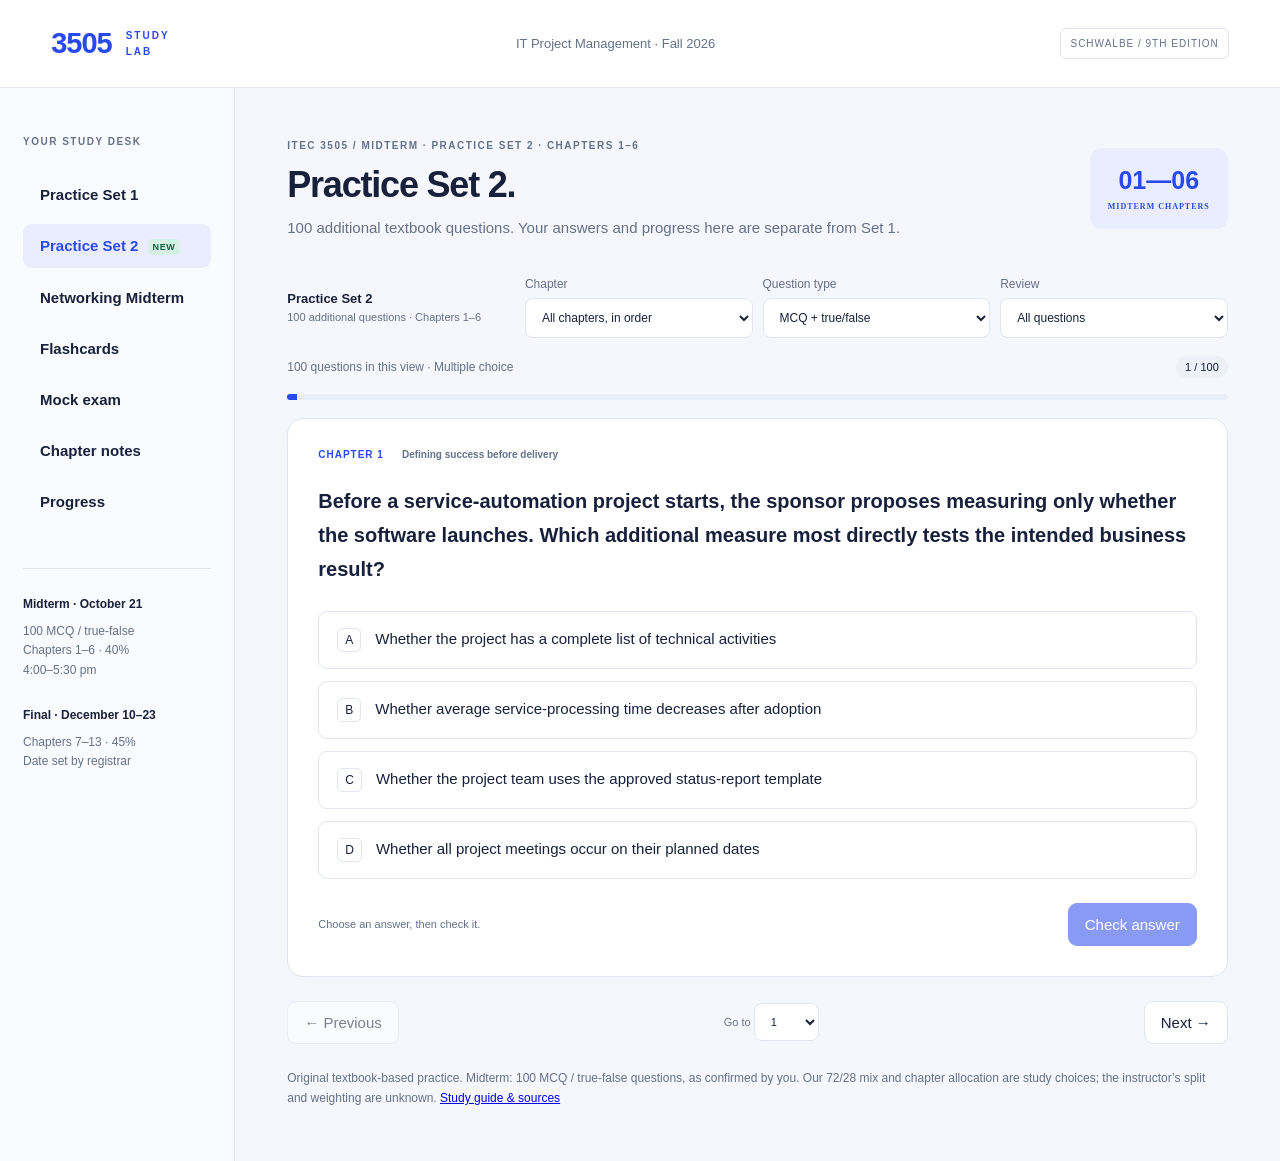
<file: set2.html>
<!doctype html><html lang="en"><head><meta charset="utf-8"><meta name="viewport" content="width=device-width,initial-scale=1"><title>ITEC 3505 · Practice Set 2</title><meta name="description" content="100 additional textbook-based questions for ITEC 3505 Chapters 1–6, with separate progress and timed practice."><link rel="icon" href="data:image/svg+xml,%3Csvg xmlns='http://www.w3.org/2000/svg' viewBox='0 0 32 32'%3E%3Crect width='32' height='32' rx='7' fill='%232346ee'/%3E%3Cpath d='M8 9h16v4H12v3h10v4H12v3H8z' fill='white'/%3E%3C/svg%3E"><link rel="stylesheet" href="styles.css?v=20261027"></head><body><header><a class="brand" href="./">3505<span>STUDY LAB</span></a><span>IT Project Management · Fall 2026</span><span class="tag">SCHWALBE / 9TH EDITION</span></header><div class="shell"><aside><p class="eyebrow">YOUR STUDY DESK</p><nav id="nav"><button class="active">Practice</button><button>Flashcards</button><button>Mock exam</button><button>Chapter notes</button><button>Progress</button></nav><div class="aside-note"><strong>Midterm · October 21</strong><p>100 MCQ / true-false<br>Chapters 1–6 · 40%<br>4:00–5:30 pm</p><strong>Final · December 10–23</strong><p>Chapters 7–13 · 45%<br>Date set by registrar</p></div></aside><main id="main"><p>Loading your textbook practice questions…</p><noscript><section class="panel"><h1>ITEC 3505 Study Lab</h1><p>Enable JavaScript for interactive practice, or <a href="set2-printable.html">open the 100 questions and explained answer key</a>.</p></section></noscript></main></div><script src="data.js"></script><script>window.STUDY_SET="set2";</script><script src="set2-data.js?v=20261020"></script><script src="app.js?v=20261027"></script></body></html>
</file>
<file: styles.css>
:root{--blue:#2849ec;--ink:#18203b;--muted:#657089;--line:#e0e5ef;--bg:#f5f7fc;--green:#12784d}*{box-sizing:border-box}body{margin:0;font:15px 'DM Sans',sans-serif;color:var(--ink);background:var(--bg)}header{height:88px;background:white;border-bottom:1px solid var(--line);display:flex;align-items:center;justify-content:space-between;padding:0 4%;gap:25px}header>span{font-size:13px;color:var(--muted)}.brand{font:800 29px Manrope,sans-serif;letter-spacing:-1px;color:var(--blue);text-decoration:none;display:flex;gap:14px;align-items:center}.brand span{font:700 10px 'DM Sans',sans-serif;letter-spacing:2px;width:45px;line-height:1.6}.tag{border:1px solid var(--line);border-radius:6px;padding:9px;font-size:10px;letter-spacing:1px}.shell{max-width:1500px;margin:auto;display:grid;grid-template-columns:235px 1fr;min-height:calc(100vh - 88px)}aside{border-right:1px solid var(--line);padding:36px 23px;background:#fafbfe}.eyebrow{font-size:10px;letter-spacing:1.5px;font-weight:700;color:var(--muted);line-height:1.6}nav{display:grid;gap:8px;margin-top:23px}button,select{font:inherit}button{cursor:pointer;border:1px solid var(--line);background:white;color:var(--ink);border-radius:9px;padding:12px 16px;transition:background .15s}button:hover{background:#edf1ff;border-color:#bdc9ff}button:focus-visible,select:focus-visible,a:focus-visible{outline:3px solid #e49a1e;outline-offset:3px}button:disabled{cursor:default;opacity:.55}nav button{text-align:left;background:transparent;border-color:transparent;font-weight:600}nav button.active{background:#e9edff;color:var(--blue)}.aside-note{border-top:1px solid var(--line);margin-top:45px;padding-top:25px;font-size:12px;line-height:1.8}.aside-note p{color:var(--muted);margin:6px 0 24px}main{padding:40px 5%;min-width:0;max-width:1140px}.title-row{display:flex;justify-content:space-between;align-items:center;gap:24px;margin-bottom:28px}h1{font:800 clamp(25px,3vw,36px) Manrope,sans-serif;letter-spacing:-1.2px;margin:10px 0}p{line-height:1.65}.title-row p:not(.eyebrow){color:var(--muted);margin:8px 0}.badge{font:700 25px Manrope,sans-serif;text-align:center;white-space:nowrap;background:#e9edff;color:var(--blue);padding:18px;border-radius:12px}.badge span{display:block;font:700 8px 'DM Sans';letter-spacing:1px;margin-top:7px}.panel{background:white;border:1px solid var(--line);border-radius:16px;padding:30px;margin:18px 0;box-shadow:0 7px 25px #1b294504}.question-meta{font-size:10px;letter-spacing:1px;font-weight:700;color:var(--blue);display:flex;gap:18px;align-items:center;margin-bottom:24px}.question-meta span{color:var(--muted);letter-spacing:0}h2{font:600 20px/1.7 Manrope,sans-serif;margin:14px 0 25px}.options{display:grid;gap:12px}.options button{text-align:left;display:flex;align-items:baseline;gap:14px;line-height:1.5;padding:16px 18px}.letter{font-size:12px;padding:2px 7px;border:1px solid var(--line);border-radius:5px}.options .selected{border-color:var(--blue);background:#eef1ff}.options .correct{border-color:#3aa87a;background:#ecf8f1}.options .wrong{border-color:#cf6971;background:#fff0f1}.muted,.disclaimer{font-size:12px;color:var(--muted)}.disclaimer{margin-top:24px;line-height:1.7}.toolbar,.actions{display:flex;gap:10px;align-items:center;flex-wrap:wrap}.toolbar{margin:18px 0}.toolbar label{font-size:12px;color:var(--muted);display:grid;gap:7px;flex:1}select{padding:11px 12px;border:1px solid var(--line);border-radius:8px;background:white;color:var(--ink);max-width:100%;min-width:0}.primary{background:var(--blue);color:white;border-color:var(--blue)}.primary:hover{background:#1836c5;color:white}.actions{justify-content:space-between;margin-top:24px}.feedback{padding:18px 20px;border-left:3px solid var(--green);background:#f0f9f5;border-radius:4px;margin-top:22px;line-height:1.7}.feedback.bad{border-color:#c2525f;background:#fff3f3}.feedback p{margin:5px 0}.grid{display:grid;grid-template-columns:repeat(2,minmax(0,1fr));gap:18px}.grid .panel{margin:0}.stat{font:800 35px Manrope}.tiny{font-size:11px;color:var(--muted)}.pill{font-size:11px;padding:5px 9px;background:#edf0f7;border-radius:20px}.timer{font:700 28px Manrope;font-variant-numeric:tabular-nums}.timer.urgent{color:#ba263d}.question-grid{display:grid;grid-template-columns:repeat(auto-fill,minmax(39px,1fr));gap:7px;margin-top:20px}.question-grid button{font-size:11px;padding:10px 4px}.question-grid .answered{background:#e5edff;color:var(--blue)}.question-grid .flagged{border:2px solid #bb810d}.question-grid .current{outline:2px solid var(--blue)}.flash{min-height:230px;width:100%;font:600 23px/1.6 Manrope;text-align:center;padding:35px}.note-list li{line-height:1.7;margin:12px 0}.progressbar{height:6px;background:#e9edf5;border-radius:20px;margin:16px 0;overflow:hidden}.progressbar span{display:block;background:var(--blue);height:100%}.row{display:flex;justify-content:space-between;align-items:center;gap:10px}.review-item{border-top:1px solid var(--line);padding:20px 0}.review-item p{margin:6px 0}details{margin:15px 0}summary{cursor:pointer;line-height:1.7}.notice{font-size:13px;background:#edf1ff;padding:16px 20px;border-radius:9px;line-height:1.7}.screenreader{position:absolute;width:1px;height:1px;overflow:hidden;clip:rect(0,0,0,0)}@media(max-width:800px){header{height:auto;min-height:75px;padding:16px 5%}header>.tag{display:none}.shell{grid-template-columns:1fr}aside{padding:12px 5%;border-right:0;border-bottom:1px solid var(--line)}aside>.eyebrow,.aside-note{display:none}nav{display:flex;overflow:auto;margin:0;gap:4px}nav button{white-space:nowrap;font-size:13px;padding:10px}main{padding:24px 5%}.badge{display:none}.panel{padding:22px}h2{font-size:18px}.grid{grid-template-columns:1fr}.toolbar label{flex-basis:40%}header>span{font-size:10px;max-width:140px}.title-row{margin-bottom:20px}}
.options button:disabled{opacity:1}.options button:disabled:hover{background:inherit}.options button.correct:disabled:hover{background:#ecf8f1}.options button.wrong:disabled:hover{background:#fff0f1}
@media(max-width:480px){.toolbar label{flex-basis:100%}.question-meta{flex-wrap:wrap;gap:6px}.row{flex-wrap:wrap}.options button{padding:13px 12px}h1{letter-spacing:-.6px}}

.bank-link{display:block;text-align:left;text-decoration:none;color:var(--ink);border:1px solid transparent;border-radius:9px;padding:12px 16px;font-weight:600;white-space:nowrap}.bank-link:hover{background:#edf1ff;border-color:#bdc9ff}.new-tag{display:inline-block;font-size:9px;letter-spacing:.6px;background:#d7f0e5;color:#126143;border-radius:4px;padding:3px 5px;margin-left:5px;vertical-align:middle}.bank-summary{padding:11px 0;flex:1;font-size:13px}.bank-summary span{display:block;font-size:11px;color:var(--muted);margin-top:5px}@media(max-width:800px){.bank-link{font-size:13px;padding:10px}.bank-summary{flex-basis:100%}}
</file>
<file: networking.css>
.bank-link.active{background:#e9edff;color:var(--blue)}.network-answer{display:block;width:100%;min-height:145px;resize:vertical;border:1px solid #aab6cc;border-radius:10px;padding:16px;font:inherit;line-height:1.7;color:var(--ink);background:#fff}.network-answer:focus-visible,input:focus-visible{outline:3px solid #e49a1e;outline-offset:3px}.network-jump{margin-top:10px}.network-jump button{min-height:40px}.network-choice{display:flex;gap:13px;align-items:flex-start;padding:16px;border:1px solid var(--line);border-radius:10px;line-height:1.6;cursor:pointer}.network-choice:has(input:checked){background:#eef1ff;border-color:var(--blue)}.network-choice input{margin:6px 0 0;flex-shrink:0;accent-color:var(--blue)}fieldset{border:0;margin:0;padding:0;min-width:0}legend{padding:0;width:100%;font:600 20px/1.6 Manrope,sans-serif;margin:12px 0 24px}.network-draft{white-space:pre-wrap;overflow-wrap:anywhere;background:#f5f7fc;border:1px solid var(--line);padding:15px;border-radius:8px}.network-rubric label{display:flex;gap:10px;align-items:baseline;margin:10px 0;line-height:1.6}.network-rubric input{accent-color:var(--blue)}.network-topic-score{display:flex;justify-content:space-between;gap:15px;border-bottom:1px solid var(--line);padding:12px 0}.network-status{font-size:12px;color:var(--muted);margin-top:12px}.network-table{width:100%;border-collapse:collapse;margin:18px 0;font-size:14px}.network-table td,.network-table th{text-align:left;border-bottom:1px solid var(--line);padding:10px 7px}.network-table-wrap{overflow:auto}.network-review h3{margin-top:27px}.network-review li{line-height:1.7;margin:8px 0}.network-result-actions{justify-content:flex-start}.network-step{scroll-margin-top:20px}.network-step:focus{outline:none}#selfScore{font-weight:700}.network-source{font-size:12px}.network-source a{overflow-wrap:anywhere}.network-warn{background:#fff4dd;color:#775009;border:1px solid #e8ce96;padding:12px;border-radius:8px}.network-intro{margin:12px 0 20px}.network-grade{font:800 35px Manrope,sans-serif;color:var(--blue)}@media(max-width:480px){legend{font-size:18px}.network-choice{padding:12px}.network-rubric label{align-items:flex-start}.network-rubric input{margin-top:6px}}@media print{header,aside,.no-print{display:none}.shell{display:block}main{max-width:none;padding:0}.panel{box-shadow:none;border:0;padding:0}.review-item{break-inside:avoid}.network-review{font-size:12px}}
</file>
